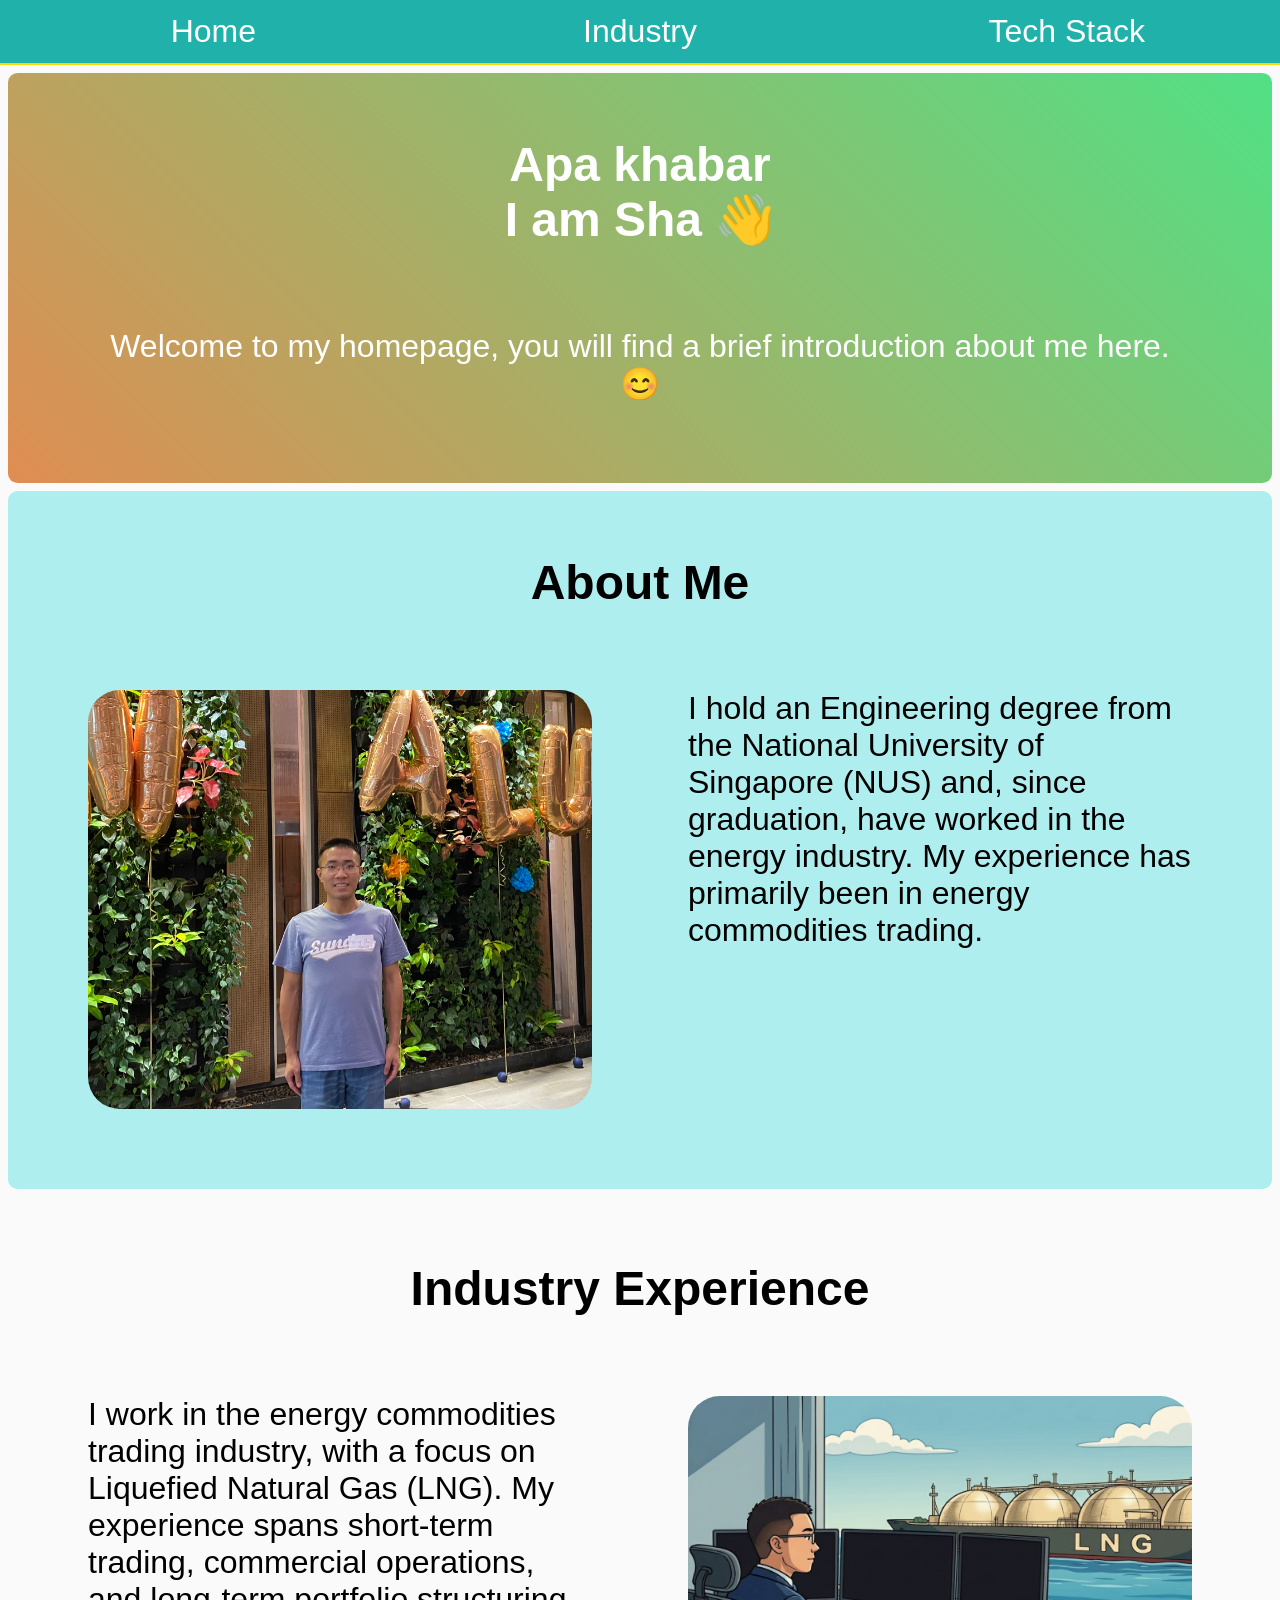
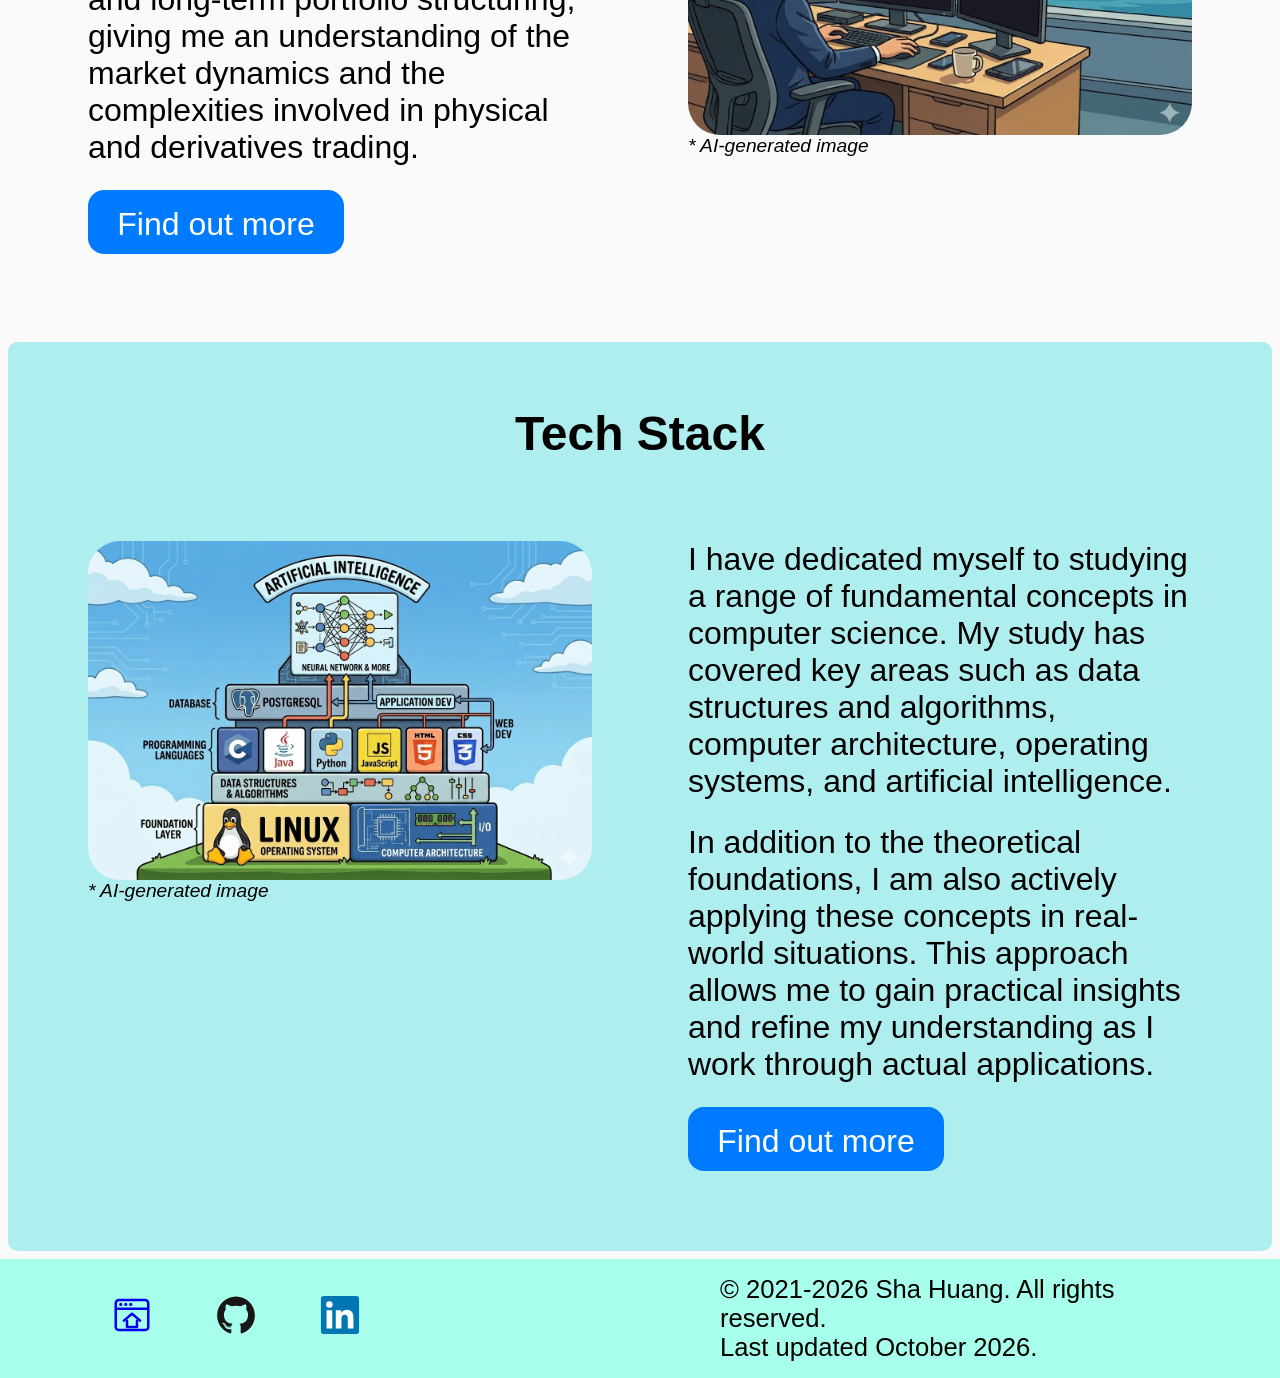
<file: index.html>
<!-- Created by Sha Huang -->

<!DOCTYPE html>
<html lang="en">
    <head>
        <meta charset="UTF-8">
        <meta http-equiv="X-UA-Compatible" content="IE=edge">
        <meta name="viewport" content="width=device-width, initial-scale=1.0">

        <meta property="og:title" content="Sha Huang">
        <meta property="og:description" content="Welcome to Sha Huang's personal website">
        <meta property="og:image" content="https://sha-huang.github.io/asset/img/profile.png">
        <meta property="og:url" content="https://sha-huang.github.io">

        <title>Sha Huang</title>
        <meta name="description" content="Welcome to Sha Huang's personal website">
        <meta name="author" content="Sha Huang">
        <link rel="stylesheet" href="./css/style.css" type="text/css">

        <script src="./js/script.js" defer></script>
    </head>

    <body>
        <header>
            <nav>
                <ul>
                    <li><a href=".">Home</a></li>
                    <li><a href="./pages/industry.html">Industry</a></li>
                    <li><a href="./pages/tech-stack.html">Tech Stack</a></li>
                </ul>
            </nav>
        </header>

        <main>
            <section id="grad-color">
                <h1>
                    <span id="typing"></span>
                    <br>
                    I am Sha &#x1F44B;
                </h1>
                <article>
                    <p style="text-align: center;">Welcome to my homepage, you will find a brief introduction about me here. &#x1F60A;</p>
                </article>
            </section>

            <section>
                <h2>About Me</h2>
                <article>
                    <img alt="Sha Huang photo" width="100%" src="./asset/img/me01.png" />
                </article>
                <article>
                    <p>I hold an Engineering degree from the National University of Singapore (NUS) and, since graduation, have worked in the energy industry. My experience has primarily been in energy commodities trading.</p>
                </article>
            </section>

            <section>
                <h2>Industry Experience</h2>
                <article>
                    <img alt="Experience in the energy commodities trading industry" title="Industry experiences" width="100%" src="./asset/img/in01.png" />
                    <p style="font-size: 0.6em; font-style: italic;">* AI-generated image</p>
                </article>
                <article>
                    <p>I work in the energy commodities trading industry, with a focus on Liquefied Natural Gas (LNG). My experience spans short-term trading, commercial operations, and long-term portfolio structuring, giving me an understanding of the market dynamics and the complexities involved in physical and derivatives trading.</p>
                    <a href="./pages/industry.html" class="button">Find out more</a>
                </article>
            </section>

            <section>
                <h2>Tech Stack</h2>
                <article>
                    <img alt="Tech stack" title="Tech stack" width="100%" src="./asset/img/tech01.png" />
                    <p style="font-size: 0.6em; font-style: italic;">* AI-generated image</p>
                </article>
                <article>
                    <p>I have dedicated myself to studying a range of fundamental concepts in computer science. My study has covered key areas such as data structures and algorithms, computer architecture, operating systems, and artificial intelligence.</p>
                    <p style="margin: 1.5rem 0 0 0">In addition to the theoretical foundations, I am also actively applying these concepts in real-world situations. This approach allows me to gain practical insights and refine my understanding as I work through actual applications.</p>
                    <br>
                    <a href="./pages/tech-stack.html" class="button">Find out more</a>
                </article>
            </section>
        </main>

        <footer>
            <div>
                <a href="." aria-label="homepage">
                    <svg viewBox="0 0 128 128" width="40" height="40" fill="none">
                        <rect x="12" y="16" width="104" height="96" rx="10" stroke="currentColor" stroke-width="8" stroke-linejoin="round"/>
                        <line x1="12" y1="44" x2="116" y2="44" stroke="currentColor" stroke-width="8"/><circle cx="28" cy="30" r="5" fill="currentColor"/>
                        <circle cx="44" cy="30" r="5" fill="currentColor"/><circle cx="60" cy="30" r="5" fill="currentColor"/>
                        <path d="M38 82L64 60L90 82" stroke="currentColor" stroke-width="8" stroke-linecap="round" stroke-linejoin="round"/>
                        <path d="M48 82V102H80V82" stroke="currentColor" stroke-width="8" stroke-linecap="round" stroke-linejoin="round"/>
                    </svg>
                </a>

                <a href="https://github.com/sha-huang" target="_blank" rel="noopener" aria-label="GitHub">
                    <svg viewBox="0 0 128 128" width="40" height="40"><g fill="#181616">
                        <path fill-rule="evenodd" clip-rule="evenodd" d="M64 5.103c-33.347 0-60.388 27.035-60.388 60.388 0 26.682 17.303 49.317 41.297 57.303 3.017.56 4.125-1.31 4.125-2.905 0-1.44-.056-6.197-.082-11.243-16.8 3.653-20.345-7.125-20.345-7.125-2.747-6.98-6.705-8.836-6.705-8.836-5.48-3.748.413-3.67.413-3.67 6.063.425 9.257 6.223 9.257 6.223 5.386 9.23 14.127 6.562 17.573 5.02.542-3.903 2.107-6.568 3.834-8.076-13.413-1.525-27.514-6.704-27.514-29.843 0-6.593 2.36-11.98 6.223-16.21-.628-1.52-2.695-7.662.584-15.98 0 0 5.07-1.623 16.61 6.19C53.7 35 58.867 34.327 64 34.304c5.13.023 10.3.694 15.127 2.033 11.526-7.813 16.59-6.19 16.59-6.19 3.287 8.317 1.22 14.46.593 15.98 3.872 4.23 6.215 9.617 6.215 16.21 0 23.194-14.127 28.3-27.574 29.796 2.167 1.874 4.097 5.55 4.097 11.183 0 8.08-.07 14.583-.07 16.572 0 1.607 1.088 3.49 4.148 2.897 23.98-7.994 41.263-30.622 41.263-57.294C124.388 32.14 97.35 5.104 64 5.104z"/><path d="M26.484 91.806c-.133.3-.605.39-1.035.185-.44-.196-.685-.605-.543-.906.13-.31.603-.395 1.04-.188.44.197.69.61.537.91zm2.446 2.729c-.287.267-.85.143-1.232-.28-.396-.42-.47-.983-.177-1.254.298-.266.844-.14 1.24.28.394.426.472.984.17 1.255zM31.312 98.012c-.37.258-.976.017-1.35-.52-.37-.538-.37-1.183.01-1.44.373-.258.97-.025 1.35.507.368.545.368 1.19-.01 1.452zm3.261 3.361c-.33.365-1.036.267-1.552-.23-.527-.487-.674-1.18-.343-1.544.336-.366 1.045-.264 1.564.23.527.486.686 1.18.333 1.543zm4.5 1.951c-.147.473-.825.688-1.51.486-.683-.207-1.13-.76-.99-1.238.14-.477.823-.7 1.512-.485.683.206 1.13.756.988 1.237zm4.943.361c.017.498-.563.91-1.28.92-.723.017-1.308-.387-1.315-.877 0-.503.568-.91 1.29-.924.717-.013 1.306.387 1.306.88zm4.598-.782c.086.485-.413.984-1.126 1.117-.7.13-1.35-.172-1.44-.653-.086-.498.422-.997 1.122-1.126.714-.123 1.354.17 1.444.663zm0 0"/>
                    </g></svg>
                </a>

                <a href="https://www.linkedin.com/in/huang-sha" target="_blank" rel="noopener" aria-label="LinkedIn">
                    <svg viewBox="0 0 128 128" width="40" height="40"><path fill="#0076b2" d="M116 3H12a8.91 8.91 0 00-9 8.8v104.42a8.91 8.91 0 009 8.78h104a8.93 8.93 0 009-8.81V11.77A8.93 8.93 0 00116 3z"/><path fill="#fff" d="M21.06 48.73h18.11V107H21.06zm9.06-29a10.5 10.5 0 11-10.5 10.49 10.5 10.5 0 0110.5-10.49M50.53 48.73h17.36v8h.24c2.42-4.58 8.32-9.41 17.13-9.41C103.6 47.28 107 59.35 107 75v32H88.89V78.65c0-6.75-.12-15.44-9.41-15.44s-10.87 7.36-10.87 15V107H50.53z"/></svg>
                </a>

                <!-- <a href="https://x.com/yourhandle" target="_blank" rel="noopener" aria-label="X.com">
                    <svg viewBox="0 0 128 128" width="40" height="40" fill="none"><path d="M75.916 54.2 122.542 0h-11.05L71.008 47.06 38.672 0H1.376l48.898 71.164L1.376 128h11.05L55.18 78.303 89.328 128h37.296L75.913 54.2ZM60.782 71.79l-4.955-7.086-39.42-56.386h16.972L65.19 53.824l4.954 7.086 41.353 59.15h-16.97L60.782 71.793Z" fill="#000" style="stroke-width:.104373"/></svg>
                </a> -->
            </div>

            <div>
                <p style="font-size: 0.8em;">&copy; 2021-2026 Sha Huang. All rights reserved.<br>Last updated <time datetime="2026-10">October 2026</time>.</p>
            </div>
        </footer>
    </body>
</html>
</file>
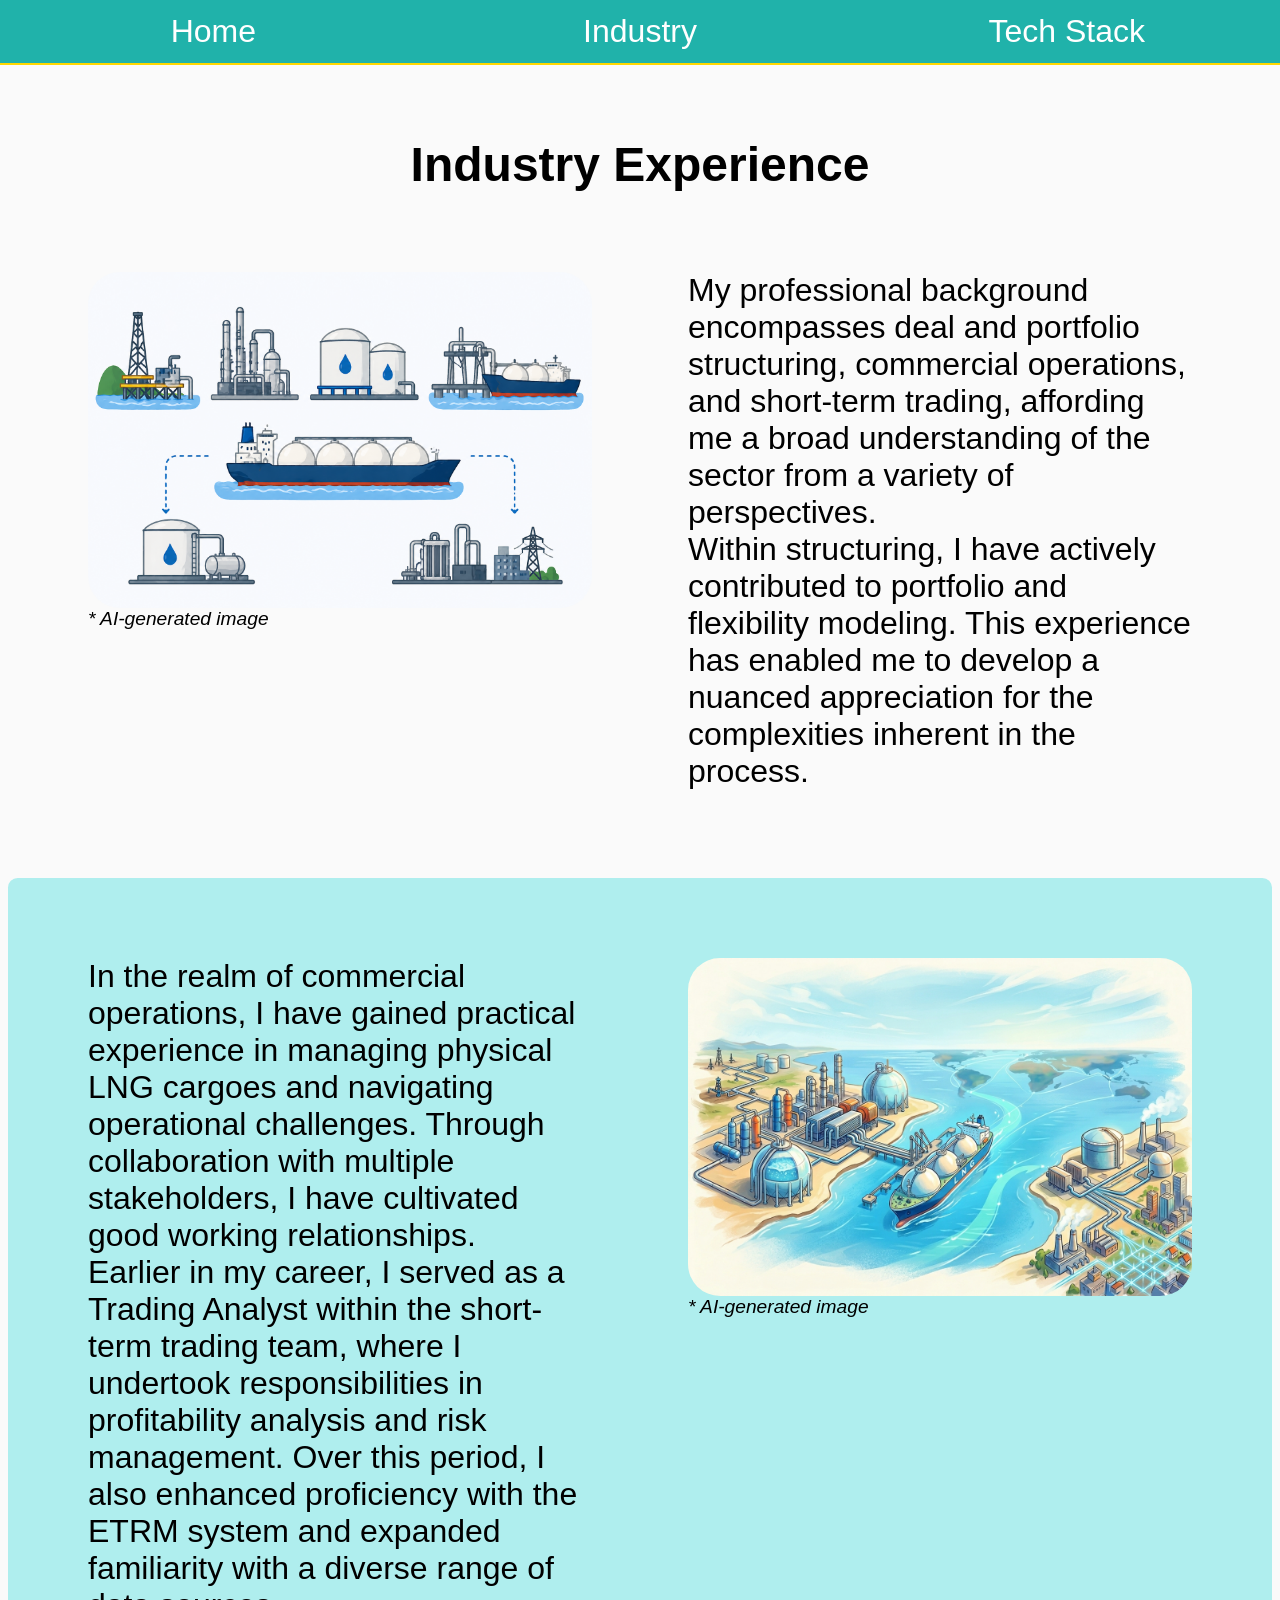
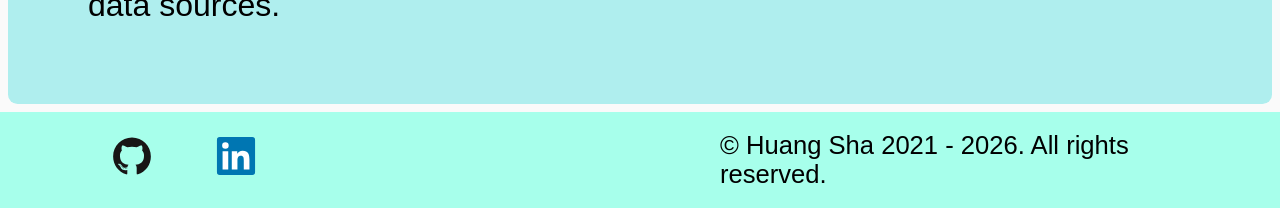
<file: html/industry.html>
<!-- Created by Sha Huang -->

<!DOCTYPE html>
<html lang="en">
    <head>
        <meta charset="UTF-8">
        <meta http-equiv="X-UA-Compatible" content="IE=edge">
        <meta name="viewport" content="width=device-width, initial-scale=1.0">

        <meta property="og:title" content="Sha Huang">
        <meta property="og:description" content="Welcome to Sha Huang's personal website">
        <meta property="og:image" content="https://sha-huang.github.io/asset/img/profile.png">
        <meta property="og:url" content="https://sha-huang.github.io/">

        <title>Sha Huang</title>
        <meta name="description" content="Welcome to Sha Huang's personal website">
        <meta name="author" content="Sha Huang">
        <link rel="stylesheet" href="../css/style.css" type="text/css">
    </head>

    <body>
        <header>
            <nav>
                <ul>
                    <li><a href="../index.html">Home</a></li>
                    <li><a href="../html/industry.html">Industry</a></li>
                    <li><a href="../html/tech-stack.html">Tech Stack</a></li>
                </ul>
            </nav>
        </header>

        <main>
            <section>
                <h1>Industry Experience</h1>
                <article>
                    <img alt="Experience in the energy commodities trading industry" title="Industry experiences" width="100%" src="../asset/img/in02.png" />
                    <p style="font-size: 0.6em; font-style: italic;">* AI-generated image</p>
                </article>
                <article>
                    <p>My professional background encompasses deal and portfolio structuring, commercial operations, and short-term trading, affording me a broad understanding of the sector from a variety of perspectives.</p>
                    <br>
                    <p>Within structuring, I have actively contributed to portfolio and flexibility modeling. This experience has enabled me to develop a nuanced appreciation for the complexities inherent in the process.</p>
                </article>
            </section>

            <section>
                <article>
                    <p>In the realm of commercial operations, I have gained practical experience in managing physical LNG cargoes and navigating operational challenges. Through collaboration with multiple stakeholders, I have cultivated good working relationships.</p>
                    <br>
                    <p>Earlier in my career, I served as a Trading Analyst within the short-term trading team, where I undertook responsibilities in profitability analysis and risk management. Over this period, I also enhanced proficiency with the ETRM system and expanded familiarity with a diverse range of data sources.</p>
                </article>
                <article>
                    <img alt="Experience in the energy commodities trading industry" title="Industry experiences" width="100%" src="../asset/img/in03.png" />
                    <p style="font-size: 0.6em; font-style: italic;">* AI-generated image</p>
                </article>
            </section>
        </main>

        <footer>
            <div>
                <a href="https://github.com/sha-huang" target="_blank" rel="noopener" aria-label="GitHub">
                    <svg viewBox="0 0 128 128" width="40px" height="40px"><g fill="#181616">
                        <path fill-rule="evenodd" clip-rule="evenodd" d="M64 5.103c-33.347 0-60.388 27.035-60.388 60.388 0 26.682 17.303 49.317 41.297 57.303 3.017.56 4.125-1.31 4.125-2.905 0-1.44-.056-6.197-.082-11.243-16.8 3.653-20.345-7.125-20.345-7.125-2.747-6.98-6.705-8.836-6.705-8.836-5.48-3.748.413-3.67.413-3.67 6.063.425 9.257 6.223 9.257 6.223 5.386 9.23 14.127 6.562 17.573 5.02.542-3.903 2.107-6.568 3.834-8.076-13.413-1.525-27.514-6.704-27.514-29.843 0-6.593 2.36-11.98 6.223-16.21-.628-1.52-2.695-7.662.584-15.98 0 0 5.07-1.623 16.61 6.19C53.7 35 58.867 34.327 64 34.304c5.13.023 10.3.694 15.127 2.033 11.526-7.813 16.59-6.19 16.59-6.19 3.287 8.317 1.22 14.46.593 15.98 3.872 4.23 6.215 9.617 6.215 16.21 0 23.194-14.127 28.3-27.574 29.796 2.167 1.874 4.097 5.55 4.097 11.183 0 8.08-.07 14.583-.07 16.572 0 1.607 1.088 3.49 4.148 2.897 23.98-7.994 41.263-30.622 41.263-57.294C124.388 32.14 97.35 5.104 64 5.104z"/><path d="M26.484 91.806c-.133.3-.605.39-1.035.185-.44-.196-.685-.605-.543-.906.13-.31.603-.395 1.04-.188.44.197.69.61.537.91zm2.446 2.729c-.287.267-.85.143-1.232-.28-.396-.42-.47-.983-.177-1.254.298-.266.844-.14 1.24.28.394.426.472.984.17 1.255zM31.312 98.012c-.37.258-.976.017-1.35-.52-.37-.538-.37-1.183.01-1.44.373-.258.97-.025 1.35.507.368.545.368 1.19-.01 1.452zm3.261 3.361c-.33.365-1.036.267-1.552-.23-.527-.487-.674-1.18-.343-1.544.336-.366 1.045-.264 1.564.23.527.486.686 1.18.333 1.543zm4.5 1.951c-.147.473-.825.688-1.51.486-.683-.207-1.13-.76-.99-1.238.14-.477.823-.7 1.512-.485.683.206 1.13.756.988 1.237zm4.943.361c.017.498-.563.91-1.28.92-.723.017-1.308-.387-1.315-.877 0-.503.568-.91 1.29-.924.717-.013 1.306.387 1.306.88zm4.598-.782c.086.485-.413.984-1.126 1.117-.7.13-1.35-.172-1.44-.653-.086-.498.422-.997 1.122-1.126.714-.123 1.354.17 1.444.663zm0 0"/>
                    </g></svg>
                </a>

                <a href="https://www.linkedin.com/in/huang-sha" target="_blank" rel="noopener" aria-label="LinkedIn">
                    <svg viewBox="0 0 128 128" width="40px" height="40px"><path fill="#0076b2" d="M116 3H12a8.91 8.91 0 00-9 8.8v104.42a8.91 8.91 0 009 8.78h104a8.93 8.93 0 009-8.81V11.77A8.93 8.93 0 00116 3z"/><path fill="#fff" d="M21.06 48.73h18.11V107H21.06zm9.06-29a10.5 10.5 0 11-10.5 10.49 10.5 10.5 0 0110.5-10.49M50.53 48.73h17.36v8h.24c2.42-4.58 8.32-9.41 17.13-9.41C103.6 47.28 107 59.35 107 75v32H88.89V78.65c0-6.75-.12-15.44-9.41-15.44s-10.87 7.36-10.87 15V107H50.53z"/></svg>
                </a>

                <!-- <a href="https://x.com/yourhandle" target="_blank" rel="noopener" aria-label="X.com">
                    <svg viewBox="0 0 128 128" width="40" height="40" fill="none"><path d="M75.916 54.2 122.542 0h-11.05L71.008 47.06 38.672 0H1.376l48.898 71.164L1.376 128h11.05L55.18 78.303 89.328 128h37.296L75.913 54.2ZM60.782 71.79l-4.955-7.086-39.42-56.386h16.972L65.19 53.824l4.954 7.086 41.353 59.15h-16.97L60.782 71.793Z" fill="#000" style="stroke-width:.104373"/></svg>
                </a> -->
            </div>

            <div>
                <p style="font-size: 0.8em;">&copy Huang Sha 2021 - 2026. All rights reserved.</p>
            </div>
        </footer>
    </body>
</html>
</file>
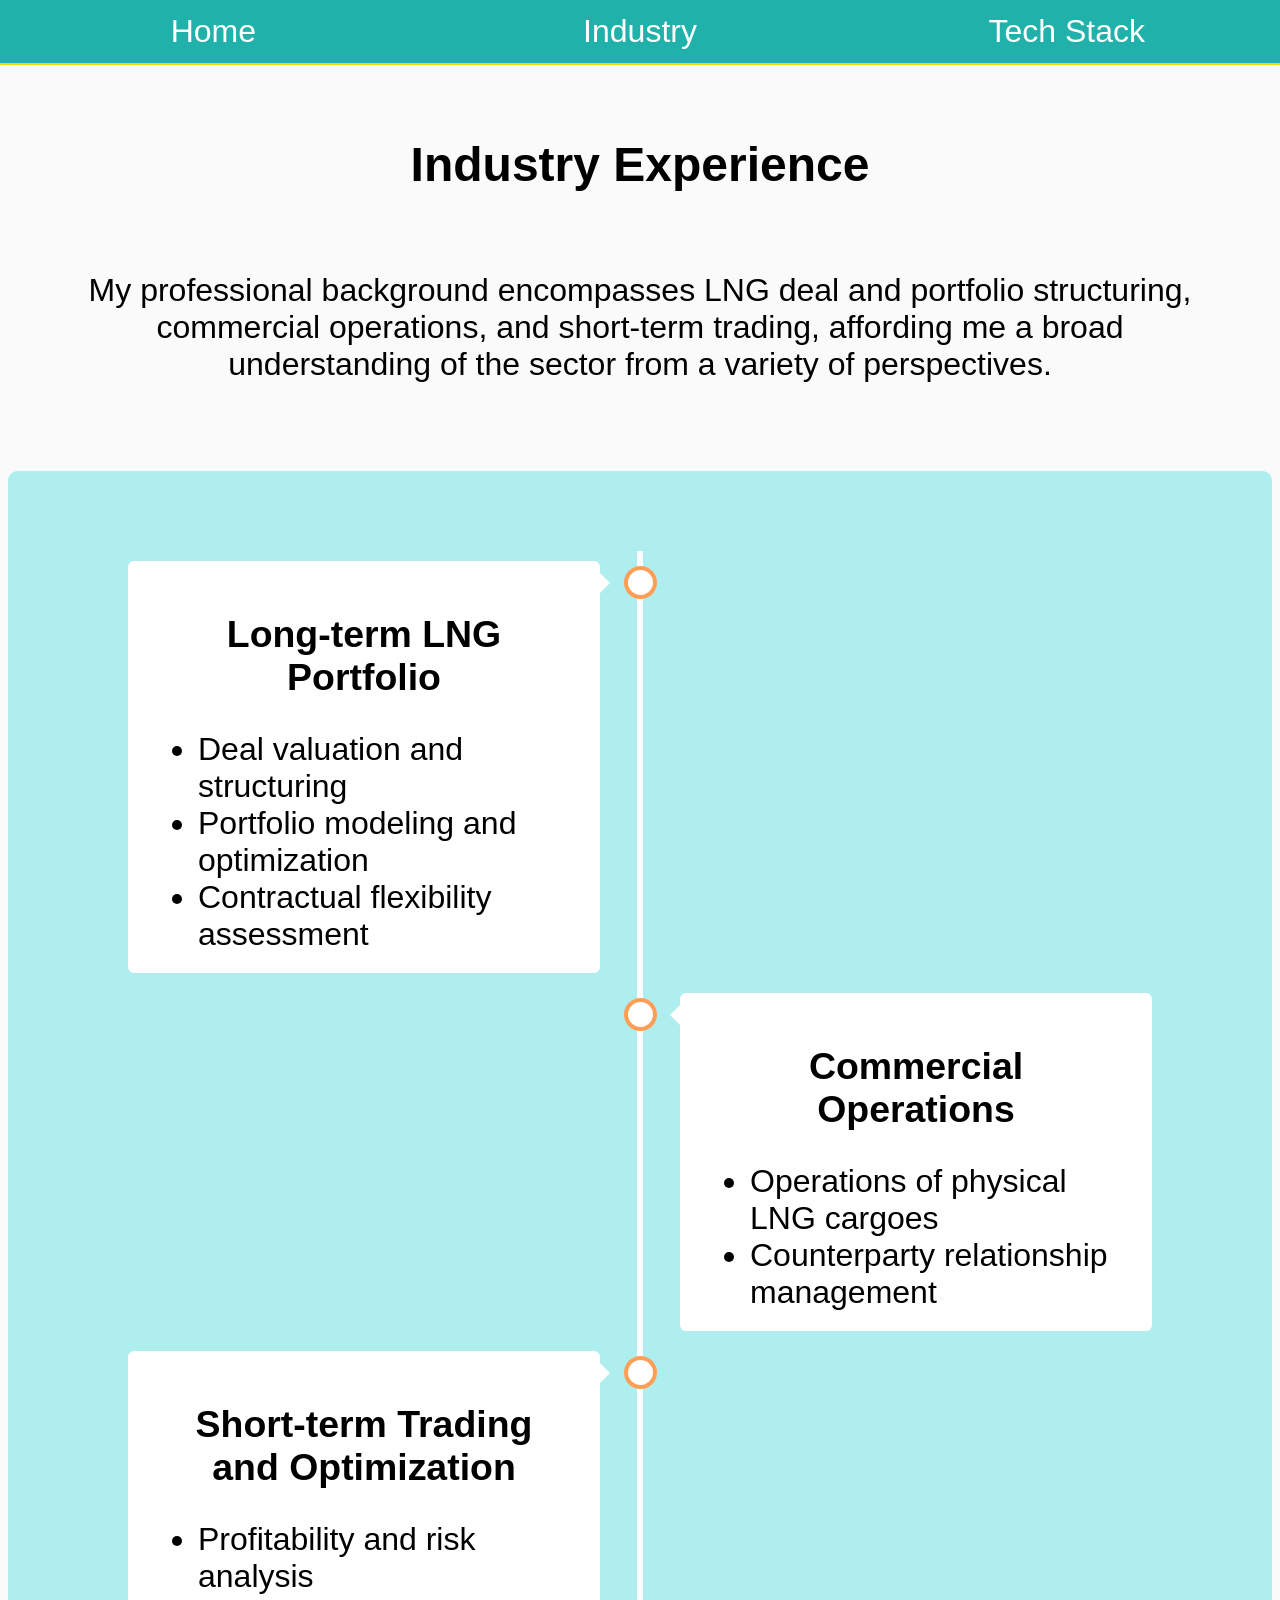
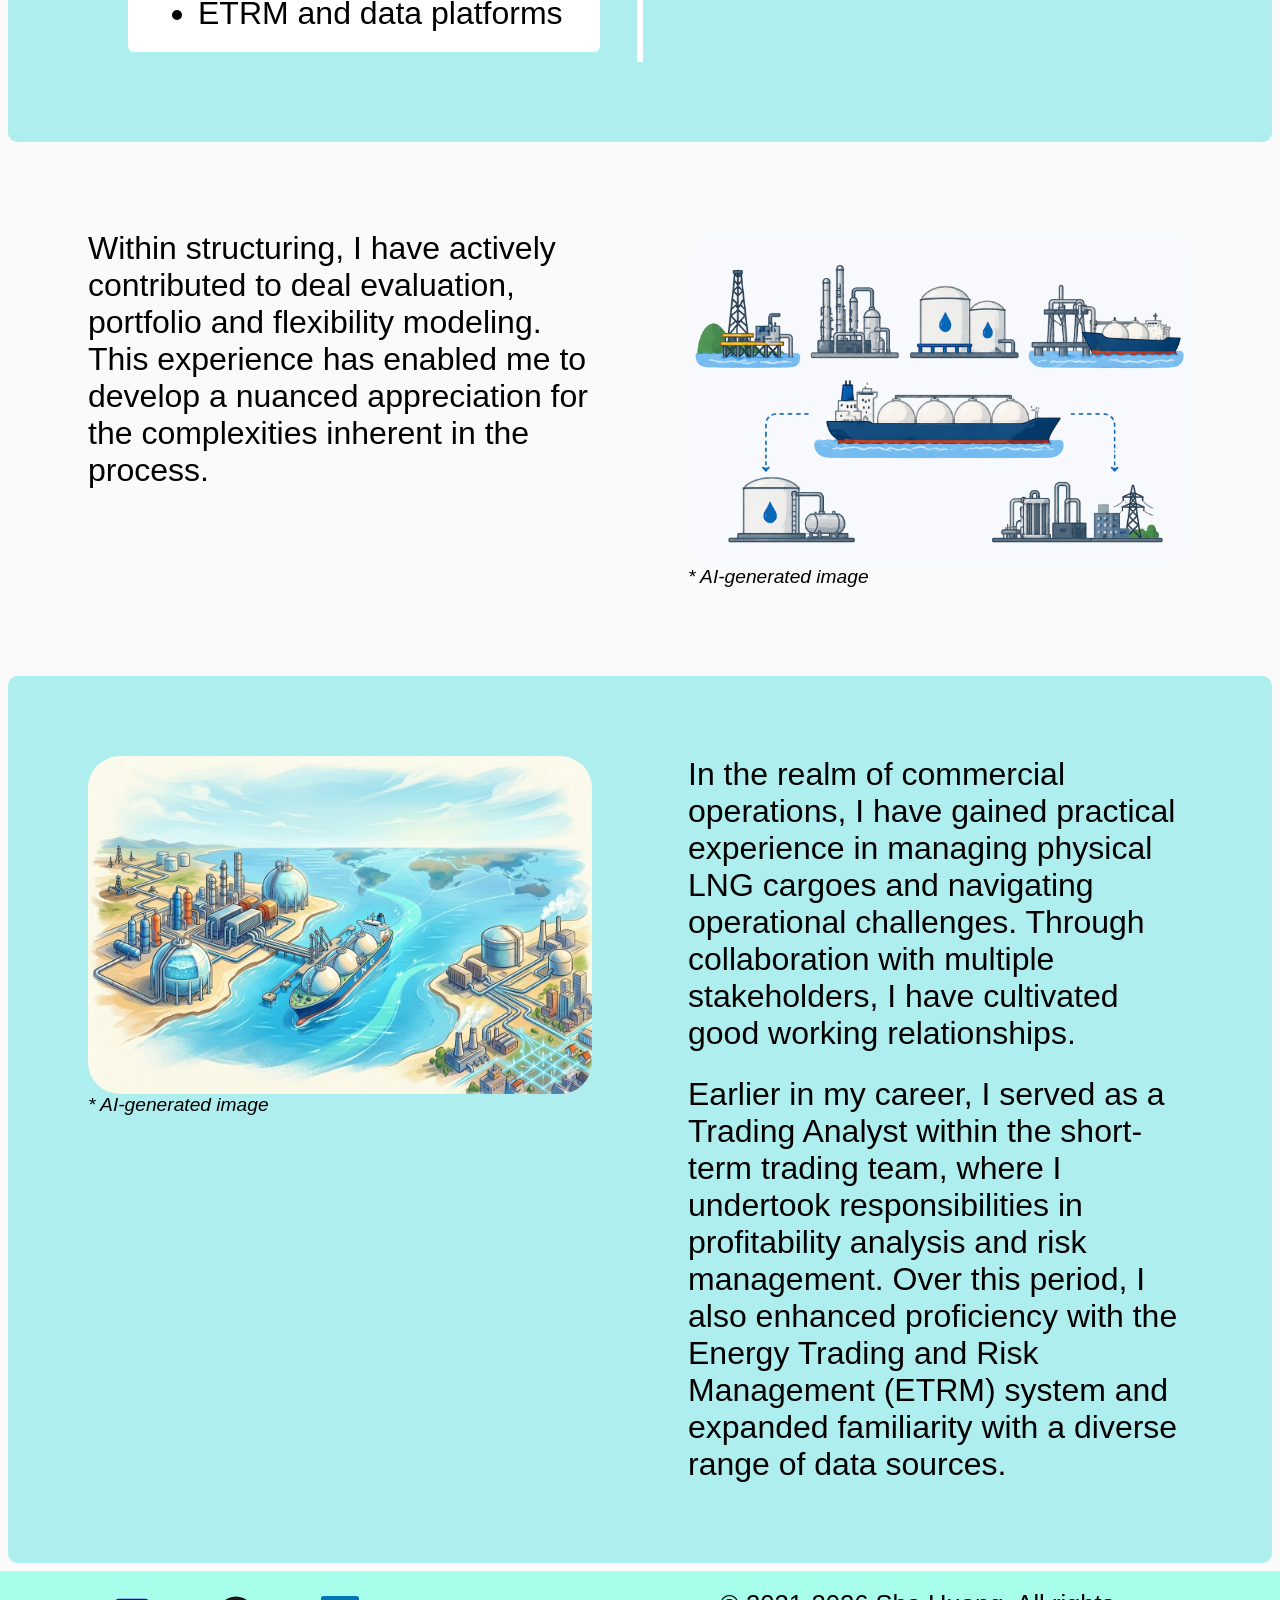
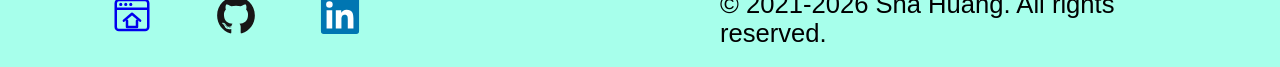
<file: pages/industry.html>
<!-- Created by Sha Huang -->

<!DOCTYPE html>
<html lang="en">
    <head>
        <meta charset="UTF-8">
        <meta http-equiv="X-UA-Compatible" content="IE=edge">
        <meta name="viewport" content="width=device-width, initial-scale=1.0">

        <meta property="og:title" content="Sha Huang">
        <meta property="og:description" content="Welcome to Sha Huang's personal website">
        <meta property="og:image" content="https://sha-huang.github.io/asset/img/profile.png">
        <meta property="og:url" content="https://sha-huang.github.io">

        <title>Sha Huang</title>
        <meta name="description" content="Welcome to Sha Huang's personal website">
        <meta name="author" content="Sha Huang">
        <link rel="stylesheet" href="../css/style.css" type="text/css">

        <script src="../js/script.js" defer></script>
    </head>

    <body>
        <header>
            <nav>
                <ul>
                    <li><a href="..">Home</a></li>
                    <li><a href="../pages/industry.html">Industry</a></li>
                    <li><a href="../pages/tech-stack.html">Tech Stack</a></li>
                </ul>
            </nav>
        </header>

        <main>
            <section>
                <h1>Industry Experience</h1>
                <article>
                    <p style="text-align: center;">My professional background encompasses LNG deal and portfolio structuring, commercial operations, and short-term trading, affording me a broad understanding of the sector from a variety of perspectives.</p>
                </article>
            </section>

            <section>
                <article>
                    <div class="timeline">
                        <div class="container left">
                            <div class="content">
                                <h3>Long-term LNG Portfolio</h3>
                                <ul>
                                    <li>Deal valuation and structuring</li>
                                    <li>Portfolio modeling and optimization</li>
                                    <li>Contractual flexibility assessment</li>
                                </ul>   
                            </div>
                        </div>
                        <div class="container right">
                            <div class="content">
                                <h3>Commercial Operations</h3>
                                <ul>
                                    <li>Operations of physical LNG cargoes</li>
                                    <li>Counterparty relationship management</li>
                                </ul> 
                            </div>
                        </div>
                        <div class="container left">
                            <div class="content">
                                <h3>Short-term Trading and Optimization</h3>
                                <ul>
                                    <li>Profitability and risk analysis</li>
                                    <li>ETRM and data platforms</li>
                                </ul> 
                            </div>
                        </div>
                    </div>
                </article>
            </section>

            <section>
                <article>
                    <img alt="Experience in the energy commodities trading industry" title="Industry experiences" width="100%" src="../asset/img/in02.png" />
                    <p style="font-size: 0.6em; font-style: italic;">* AI-generated image</p>
                </article>
                <article>
                    <p>Within structuring, I have actively contributed to deal evaluation, portfolio and flexibility modeling. This experience has enabled me to develop a nuanced appreciation for the complexities inherent in the process.</p>
                </article>
            </section>

            <section>
                <article>
                    <img alt="Experience in the energy commodities trading industry" title="Industry experiences" width="100%" src="../asset/img/in03.png" />
                    <p style="font-size: 0.6em; font-style: italic;">* AI-generated image</p>
                </article>
                <article>
                    <p>In the realm of commercial operations, I have gained practical experience in managing physical LNG cargoes and navigating operational challenges. Through collaboration with multiple stakeholders, I have cultivated good working relationships.</p>
                    <p style="margin: 1.5rem 0 0 0">Earlier in my career, I served as a Trading Analyst within the short-term trading team, where I undertook responsibilities in profitability analysis and risk management. Over this period, I also enhanced proficiency with the Energy Trading and Risk Management (ETRM) system and expanded familiarity with a diverse range of data sources.</p>
                </article>
            </section>
        </main>

        <footer>
            <div>
                <a href=".." aria-label="homepage">
                    <svg viewBox="0 0 128 128" width="40" height="40" fill="none">
                        <rect x="12" y="16" width="104" height="96" rx="10" stroke="currentColor" stroke-width="8" stroke-linejoin="round"/>
                        <line x1="12" y1="44" x2="116" y2="44" stroke="currentColor" stroke-width="8"/><circle cx="28" cy="30" r="5" fill="currentColor"/>
                        <circle cx="44" cy="30" r="5" fill="currentColor"/><circle cx="60" cy="30" r="5" fill="currentColor"/>
                        <path d="M38 82L64 60L90 82" stroke="currentColor" stroke-width="8" stroke-linecap="round" stroke-linejoin="round"/>
                        <path d="M48 82V102H80V82" stroke="currentColor" stroke-width="8" stroke-linecap="round" stroke-linejoin="round"/>
                    </svg>
                </a>

                <a href="https://github.com/sha-huang" target="_blank" rel="noopener" aria-label="GitHub">
                    <svg viewBox="0 0 128 128" width="40px" height="40px"><g fill="#181616">
                        <path fill-rule="evenodd" clip-rule="evenodd" d="M64 5.103c-33.347 0-60.388 27.035-60.388 60.388 0 26.682 17.303 49.317 41.297 57.303 3.017.56 4.125-1.31 4.125-2.905 0-1.44-.056-6.197-.082-11.243-16.8 3.653-20.345-7.125-20.345-7.125-2.747-6.98-6.705-8.836-6.705-8.836-5.48-3.748.413-3.67.413-3.67 6.063.425 9.257 6.223 9.257 6.223 5.386 9.23 14.127 6.562 17.573 5.02.542-3.903 2.107-6.568 3.834-8.076-13.413-1.525-27.514-6.704-27.514-29.843 0-6.593 2.36-11.98 6.223-16.21-.628-1.52-2.695-7.662.584-15.98 0 0 5.07-1.623 16.61 6.19C53.7 35 58.867 34.327 64 34.304c5.13.023 10.3.694 15.127 2.033 11.526-7.813 16.59-6.19 16.59-6.19 3.287 8.317 1.22 14.46.593 15.98 3.872 4.23 6.215 9.617 6.215 16.21 0 23.194-14.127 28.3-27.574 29.796 2.167 1.874 4.097 5.55 4.097 11.183 0 8.08-.07 14.583-.07 16.572 0 1.607 1.088 3.49 4.148 2.897 23.98-7.994 41.263-30.622 41.263-57.294C124.388 32.14 97.35 5.104 64 5.104z"/><path d="M26.484 91.806c-.133.3-.605.39-1.035.185-.44-.196-.685-.605-.543-.906.13-.31.603-.395 1.04-.188.44.197.69.61.537.91zm2.446 2.729c-.287.267-.85.143-1.232-.28-.396-.42-.47-.983-.177-1.254.298-.266.844-.14 1.24.28.394.426.472.984.17 1.255zM31.312 98.012c-.37.258-.976.017-1.35-.52-.37-.538-.37-1.183.01-1.44.373-.258.97-.025 1.35.507.368.545.368 1.19-.01 1.452zm3.261 3.361c-.33.365-1.036.267-1.552-.23-.527-.487-.674-1.18-.343-1.544.336-.366 1.045-.264 1.564.23.527.486.686 1.18.333 1.543zm4.5 1.951c-.147.473-.825.688-1.51.486-.683-.207-1.13-.76-.99-1.238.14-.477.823-.7 1.512-.485.683.206 1.13.756.988 1.237zm4.943.361c.017.498-.563.91-1.28.92-.723.017-1.308-.387-1.315-.877 0-.503.568-.91 1.29-.924.717-.013 1.306.387 1.306.88zm4.598-.782c.086.485-.413.984-1.126 1.117-.7.13-1.35-.172-1.44-.653-.086-.498.422-.997 1.122-1.126.714-.123 1.354.17 1.444.663zm0 0"/>
                    </g></svg>
                </a>

                <a href="https://www.linkedin.com/in/huang-sha" target="_blank" rel="noopener" aria-label="LinkedIn">
                    <svg viewBox="0 0 128 128" width="40px" height="40px"><path fill="#0076b2" d="M116 3H12a8.91 8.91 0 00-9 8.8v104.42a8.91 8.91 0 009 8.78h104a8.93 8.93 0 009-8.81V11.77A8.93 8.93 0 00116 3z"/><path fill="#fff" d="M21.06 48.73h18.11V107H21.06zm9.06-29a10.5 10.5 0 11-10.5 10.49 10.5 10.5 0 0110.5-10.49M50.53 48.73h17.36v8h.24c2.42-4.58 8.32-9.41 17.13-9.41C103.6 47.28 107 59.35 107 75v32H88.89V78.65c0-6.75-.12-15.44-9.41-15.44s-10.87 7.36-10.87 15V107H50.53z"/></svg>
                </a>

                <!-- <a href="https://x.com/yourhandle" target="_blank" rel="noopener" aria-label="X.com">
                    <svg viewBox="0 0 128 128" width="40" height="40" fill="none"><path d="M75.916 54.2 122.542 0h-11.05L71.008 47.06 38.672 0H1.376l48.898 71.164L1.376 128h11.05L55.18 78.303 89.328 128h37.296L75.913 54.2ZM60.782 71.79l-4.955-7.086-39.42-56.386h16.972L65.19 53.824l4.954 7.086 41.353 59.15h-16.97L60.782 71.793Z" fill="#000" style="stroke-width:.104373"/></svg>
                </a> -->
            </div>

            <div>
                <p style="font-size: 0.8em;">&copy; 2021-2026 Sha Huang. All rights reserved.</p>
            </div>
        </footer>
    </body>
</html>
</file>
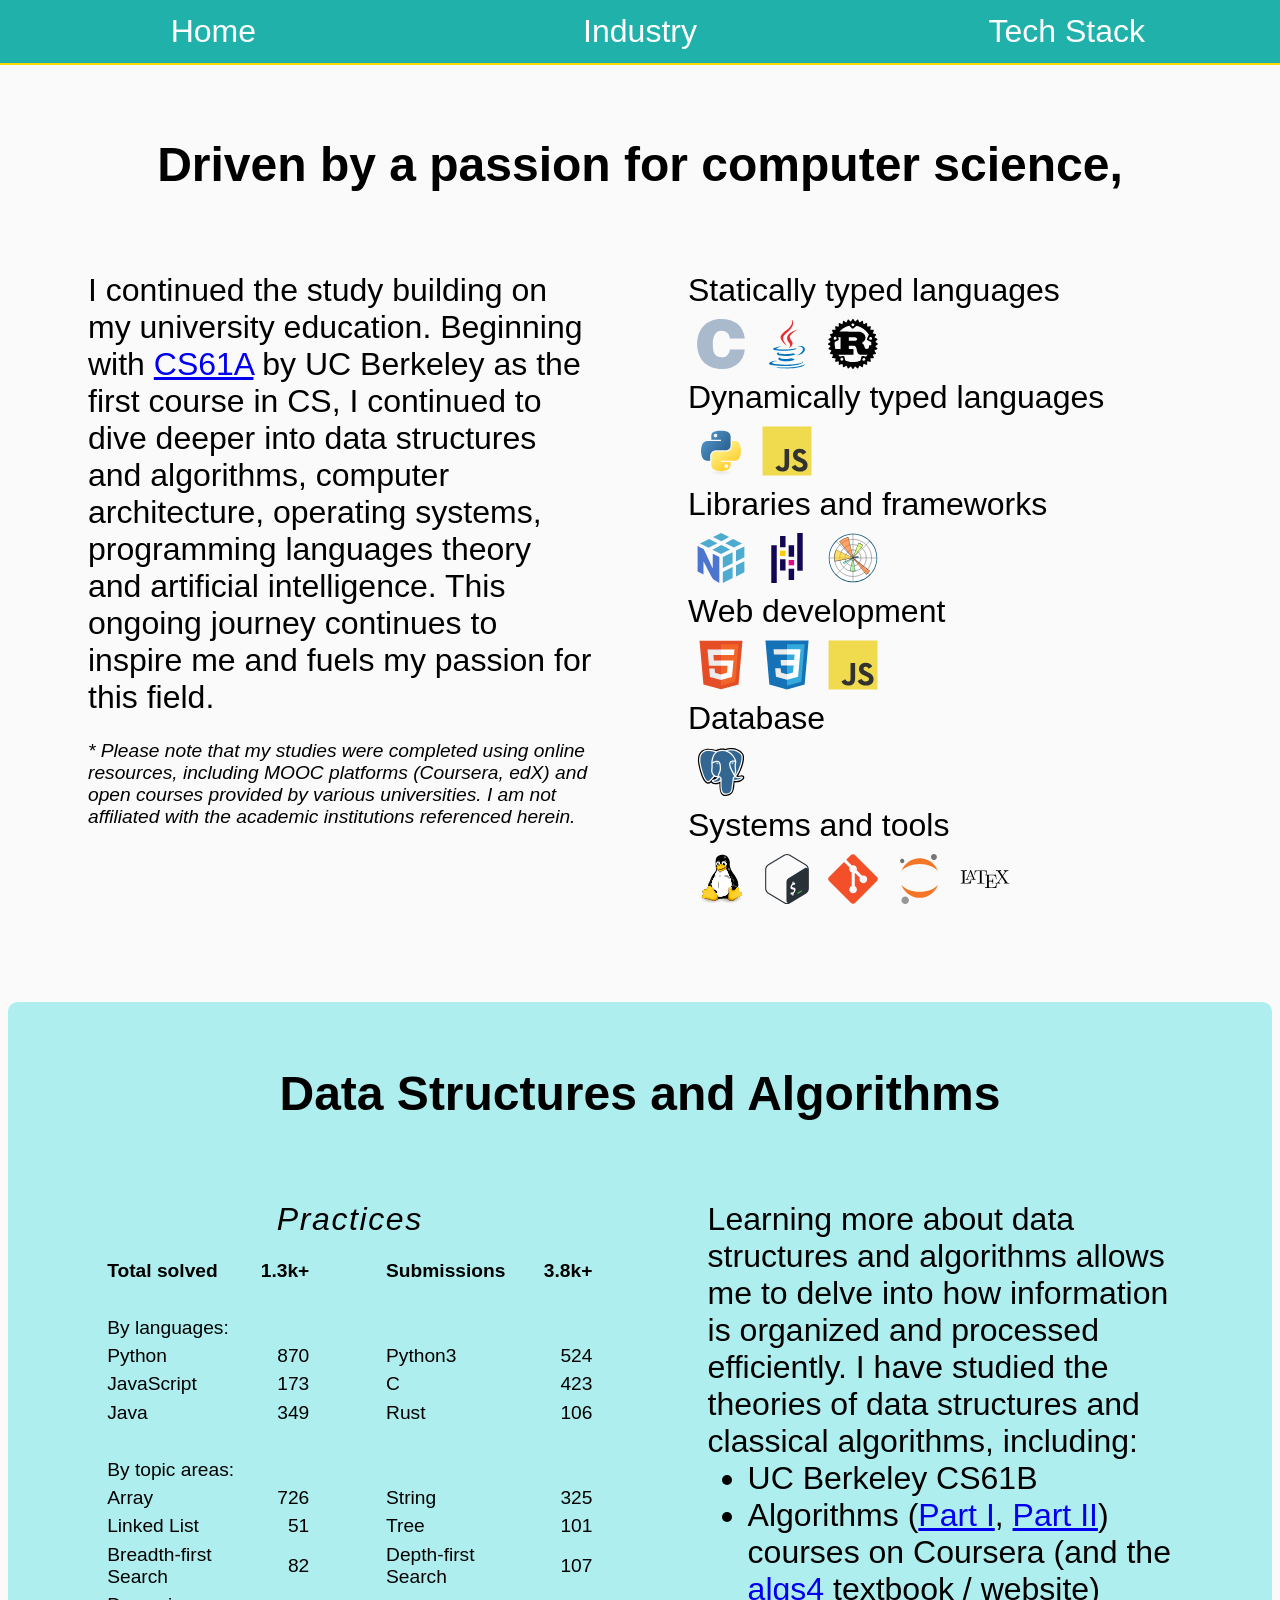
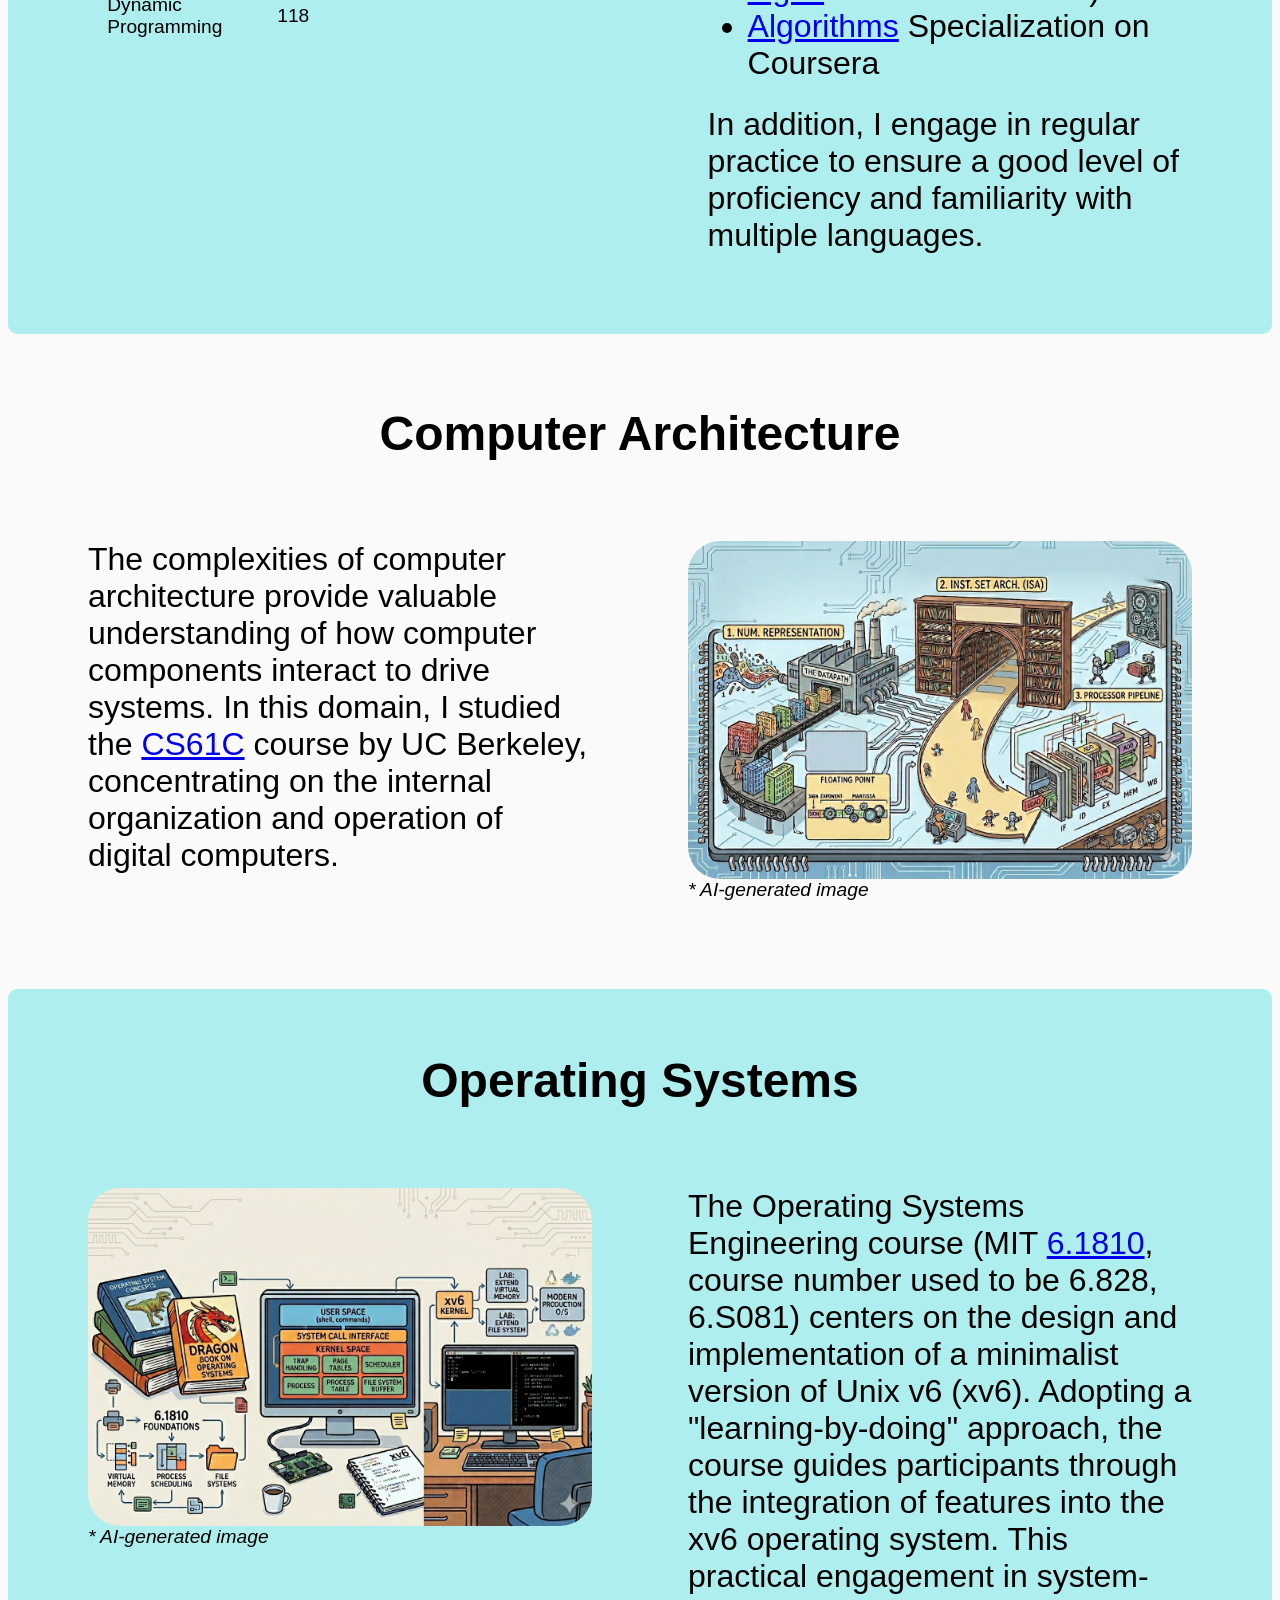
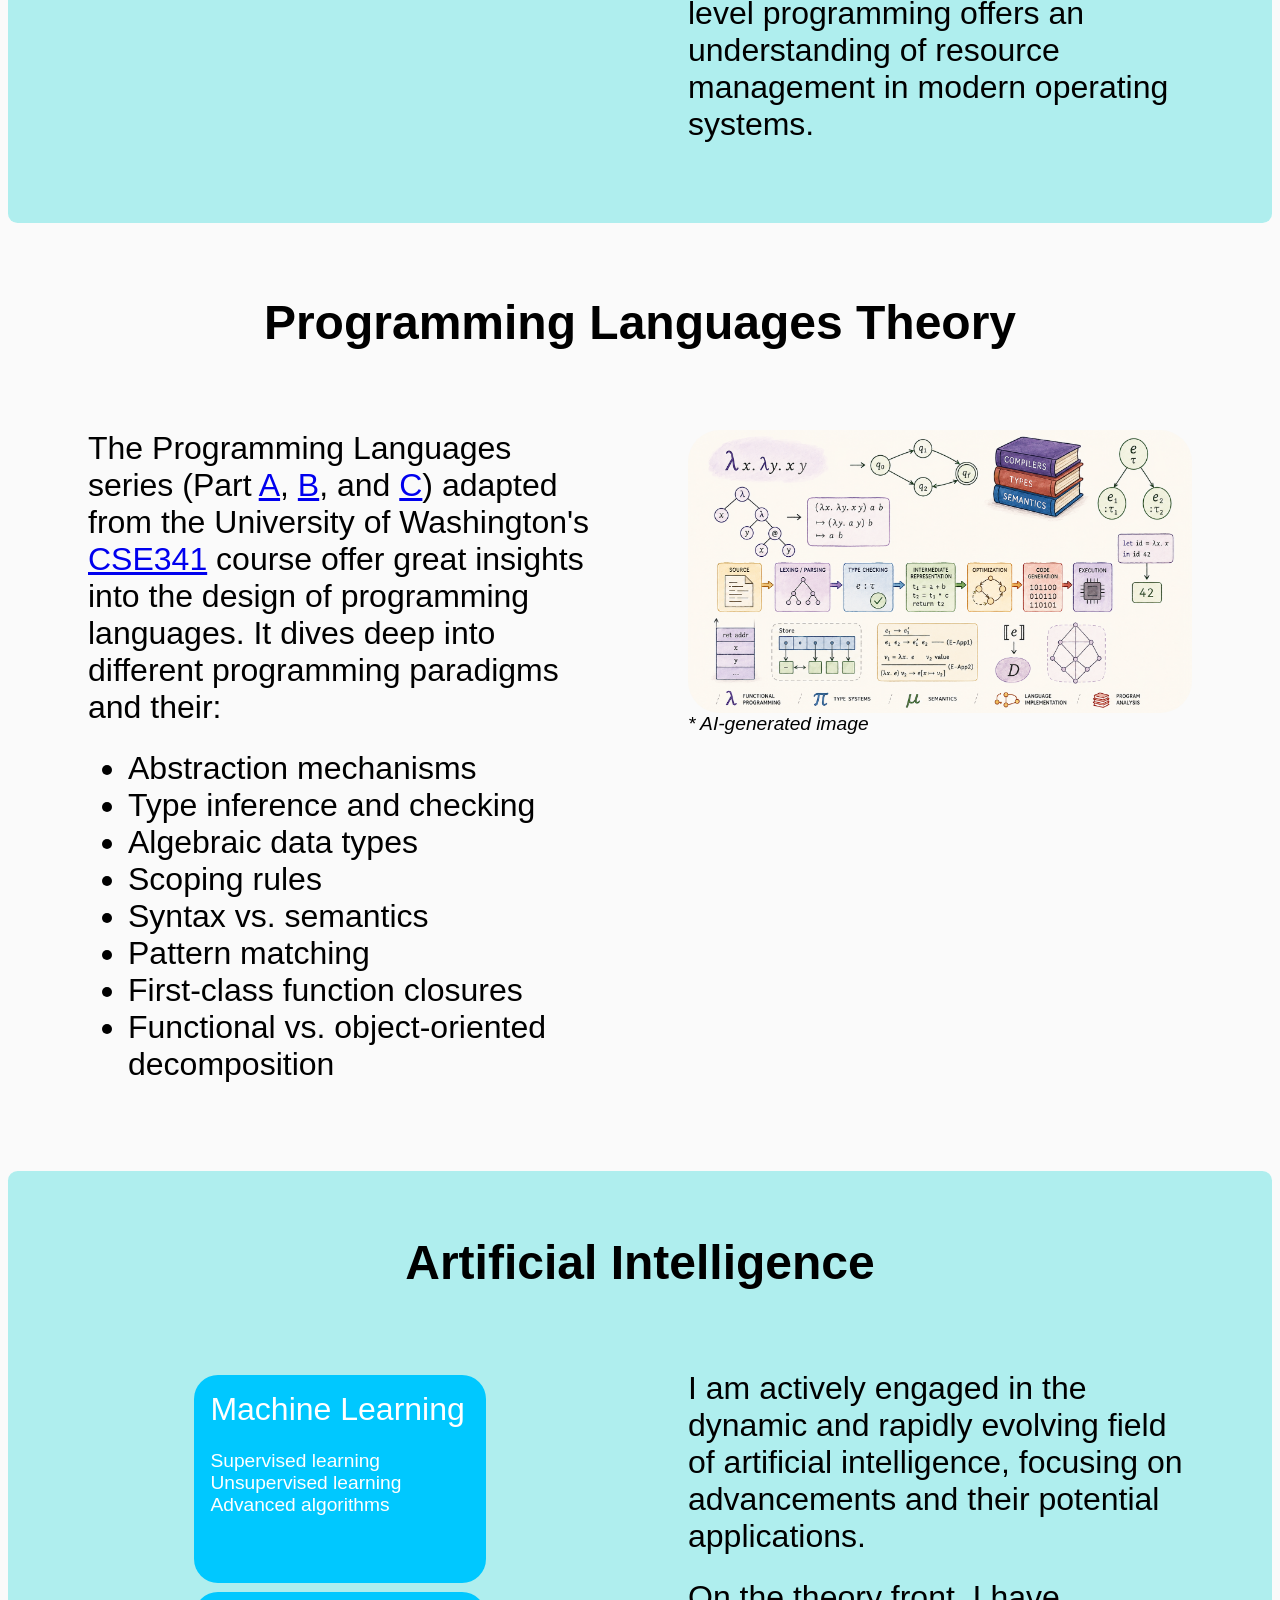
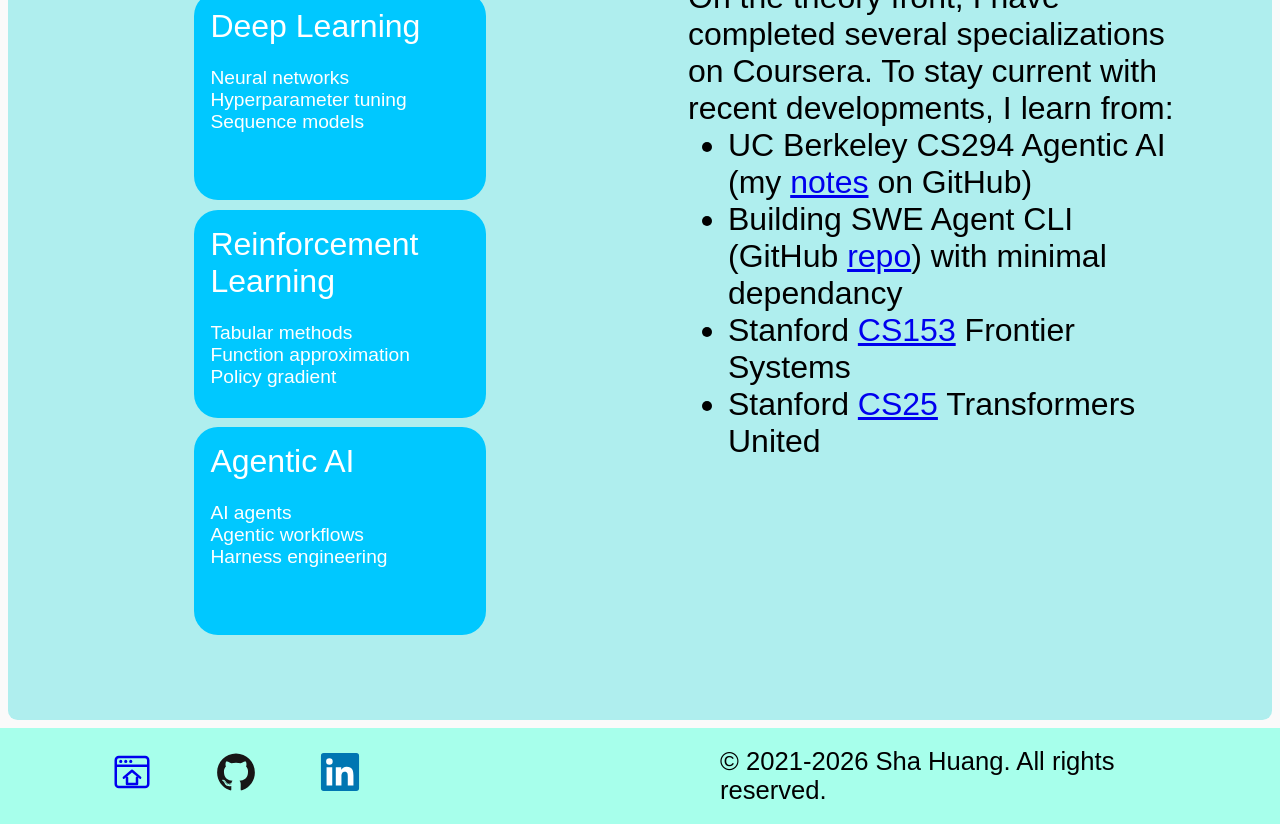
<file: pages/tech-stack.html>
<!-- Created by Sha Huang -->

<!DOCTYPE html>
<html lang="en">
    <head>
        <meta charset="UTF-8">
        <meta http-equiv="X-UA-Compatible" content="IE=edge">
        <meta name="viewport" content="width=device-width, initial-scale=1.0">

        <meta property="og:title" content="Sha Huang">
        <meta property="og:description" content="Welcome to Sha Huang's personal website">
        <meta property="og:image" content="https://sha-huang.github.io/asset/img/profile.png">
        <meta property="og:url" content="https://sha-huang.github.io">

        <title>Sha Huang</title>
        <meta name="description" content="Welcome to Sha Huang's personal website">
        <meta name="author" content="Sha Huang">
        <link rel="stylesheet" href="../css/style.css" type="text/css">

        <script src="../js/script.js" defer></script>
    </head>

    <body>
        <header>
            <nav>
                <ul>
                    <li><a href="..">Home</a></li>
                    <li><a href="../pages/industry.html">Industry</a></li>
                    <li><a href="../pages/tech-stack.html">Tech Stack</a></li>
                </ul>
            </nav>
        </header>

        <main>
            <section>
                <h1>Driven by a passion for computer science,</h1>
                <article>
                    <p>I continued the study building on my university education. Beginning with <a href="https://cs61a.org" target="_blank" rel="noopener">CS61A</a> by UC Berkeley as the first course in CS, I continued to dive deeper into data structures and algorithms, computer architecture, operating systems, programming languages theory and artificial intelligence. This ongoing journey continues to inspire me and fuels my passion for this field.</p>
                    <p style="margin: 1.5rem 0 0 0; font-size: 0.6em; font-style: italic;">* Please note that my studies were completed using online resources, including MOOC platforms (Coursera, edX) and open courses provided by various universities. I am not affiliated with the academic institutions referenced herein.</p>
                </article>
                <article>
                    <p>Statically typed languages</p>
                    <svg viewBox="0 0 128 128" width="50px" height="50px" role="img"><title>C</title><path fill="#a9bacd" d="M125 50c-4-32-24-50-62-50C29 0 3 24 3 64c0 39 24 64 64 64 32 0 55-19 58-50H87c-2 11-8 20-20 20-21 0-24-16-24-33 0-23 8-35 22-35 13 0 20 7 22 20z" /></svg>
                    <svg viewBox="0 0 128 128" width="50px" height="50px" role="img"><title>Java</title><path fill="#0074BD" d="M47.617 98.12s-4.767 2.774 3.397 3.71c9.892 1.13 14.947.968 25.845-1.092 0 0 2.871 1.795 6.873 3.351-24.439 10.47-55.308-.607-36.115-5.969zm-2.988-13.665s-5.348 3.959 2.823 4.805c10.567 1.091 18.91 1.18 33.354-1.6 0 0 1.993 2.025 5.132 3.131-29.542 8.64-62.446.68-41.309-6.336z"/><path fill="#EA2D2E" d="M69.802 61.271c6.025 6.935-1.58 13.17-1.58 13.17s15.289-7.891 8.269-17.777c-6.559-9.215-11.587-13.792 15.635-29.58 0 .001-42.731 10.67-22.324 34.187z"/><path fill="#0074BD" d="M102.123 108.229s3.529 2.91-3.888 5.159c-14.102 4.272-58.706 5.56-71.094.171-4.451-1.938 3.899-4.625 6.526-5.192 2.739-.593 4.303-.485 4.303-.485-4.953-3.487-32.013 6.85-13.743 9.815 49.821 8.076 90.817-3.637 77.896-9.468zM49.912 70.294s-22.686 5.389-8.033 7.348c6.188.828 18.518.638 30.011-.326 9.39-.789 18.813-2.474 18.813-2.474s-3.308 1.419-5.704 3.053c-23.042 6.061-67.544 3.238-54.731-2.958 10.832-5.239 19.644-4.643 19.644-4.643zm40.697 22.747c23.421-12.167 12.591-23.86 5.032-22.285-1.848.385-2.677.72-2.677.72s.688-1.079 2-1.543c14.953-5.255 26.451 15.503-4.823 23.725 0-.002.359-.327.468-.617z"/><path fill="#EA2D2E" d="M76.491 1.587S89.459 14.563 64.188 34.51c-20.266 16.006-4.621 25.13-.007 35.559-11.831-10.673-20.509-20.07-14.688-28.815C58.041 28.42 81.722 22.195 76.491 1.587z"/><path fill="#0074BD" d="M52.214 126.021c22.476 1.437 57-.8 57.817-11.436 0 0-1.571 4.032-18.577 7.231-19.186 3.612-42.854 3.191-56.887.874 0 .001 2.875 2.381 17.647 3.331z"/></svg>
                    <svg viewBox="0 0 128 128" width="50px" height="50px" role="img"><title>Rust</title>><path d="M62.96.242c-.232.135-1.203 1.528-2.16 3.097-2.4 3.94-2.426 3.942-5.65.55-2.098-2.208-2.605-2.612-3.28-2.607-.44.002-.995.152-1.235.332-.24.18-.916 1.612-1.504 3.183-1.346 3.6-1.41 3.715-2.156 3.86-.46.086-1.343-.407-3.463-1.929-1.565-1.125-3.1-2.045-3.411-2.045-1.291 0-1.655.706-2.27 4.4-.78 4.697-.754 4.681-4.988 2.758-1.71-.776-3.33-1.41-3.603-1.41-.274 0-.792.293-1.15.652-.652.652-.653.655-.475 4.246l.178 3.595-.68.364c-.602.322-1.017.283-3.684-.348-3.48-.822-4.216-.8-4.92.15l-.516.693.692 2.964c.38 1.63.745 3.2.814 3.487.067.287-.05.746-.26 1.02-.348.448-.717.49-3.94.44-5.452-.086-5.761.382-3.51 5.3.718 1.56 1.305 2.98 1.305 3.15 0 .898-.717 1.224-3.794 1.727-1.722.28-3.218.51-3.326.51-.107 0-.43.235-.717.522-.937.936-.671 1.816 1.453 4.814 2.646 3.735 2.642 3.75-1.73 5.421-4.971 1.902-5.072 2.37-1.287 5.96 3.525 3.344 3.53 3.295-.461 5.804C.208 62.8.162 62.846.085 63.876c-.093 1.253-.071 1.275 3.538 3.48 3.57 2.18 3.57 2.246.067 5.56C-.078 76.48.038 77 5.013 78.877c4.347 1.64 4.353 1.66 1.702 5.394-1.502 2.117-1.981 3-1.981 3.653 0 1.223.637 1.535 4.44 2.174 3.206.54 3.92.857 3.92 1.741 0 .182-.588 1.612-1.307 3.177-2.236 4.87-1.981 5.275 3.31 5.275 4.93 0 4.799-.15 3.737 4.294-.8 3.35-.813 3.992-.088 4.715.554.556 1.6.494 4.87-.289 2.499-.596 2.937-.637 3.516-.328l.66.354-.177 3.594c-.178 3.593-.177 3.595.475 4.248.358.36.884.652 1.165.652.282 0 1.903-.63 3.604-1.404 4.22-1.916 4.194-1.932 4.973 2.75.617 3.711.977 4.4 2.294 4.4.327 0 1.83-.88 3.34-1.958 2.654-1.893 3.342-2.19 4.049-1.74.182.115.89 1.67 1.572 3.455 1.003 2.625 1.37 3.31 1.929 3.576 1.062.51 1.72.1 4.218-2.62 3.016-3.286 3.14-3.27 5.602.72 2.72 4.406 3.424 4.396 6.212-.089 2.402-3.864 2.374-3.862 5.621-.47 2.157 2.25 2.616 2.61 3.343 2.61.464 0 1.019-.175 1.23-.388.214-.213.92-1.786 1.568-3.496.649-1.71 1.321-3.2 1.495-3.31.687-.436 1.398-.13 4.048 1.752 1.56 1.108 3.028 1.96 3.377 1.96 1.296 0 1.764-.92 2.302-4.535.46-3.082.554-3.378 1.16-3.685.596-.302.954-.2 3.75 1.07 1.701.77 3.323 1.402 3.604 1.402.282 0 .816-.302 1.184-.672l.672-.67-.184-3.448c-.177-3.29-.16-3.468.364-3.943.54-.488.596-.486 3.615.204 3.656.835 4.338.857 5.025.17.671-.67.664-.818-.254-4.69-1.03-4.346-1.168-4.19 3.78-4.19 3.374 0 3.75-.049 4.18-.523.718-.793.547-1.702-.896-4.779-.729-1.55-1.32-2.96-1.315-3.135.024-.914.743-1.227 4.065-1.767 2.033-.329 3.553-.71 3.829-.96.923-.833.584-1.918-1.523-4.873-2.642-3.703-2.63-3.738 1.599-5.297 5.064-1.866 5.209-2.488 1.419-6.09-3.51-3.335-3.512-3.317.333-5.677 4.648-2.853 4.655-3.496.082-6.335-3.933-2.44-3.93-2.406-.405-5.753 3.78-3.593 3.678-4.063-1.295-5.965-4.388-1.679-4.402-1.72-1.735-5.38 1.588-2.18 1.982-2.903 1.982-3.65 0-1.306-.586-1.598-4.436-2.22-3.216-.52-3.924-.835-3.924-1.75 0-.174.588-1.574 1.307-3.113 1.406-3.013 1.604-4.22.808-4.94-.428-.387-1-.443-4.067-.392-3.208.054-3.618.008-4.063-.439-.486-.488-.48-.557.278-3.725.931-3.88.935-3.975.17-4.694-.777-.73-1.262-.718-4.826.121-2.597.612-3.027.653-3.617.337l-.67-.36.185-3.582.186-3.58-.67-.67c-.369-.37-.891-.67-1.163-.67-.27 0-1.884.64-3.583 1.421-2.838 1.306-3.143 1.393-3.757 1.072-.612-.32-.714-.637-1.237-3.829-.603-3.693-.977-4.412-2.288-4.412-.311 0-1.853.925-3.426 2.055-2.584 1.856-2.93 2.032-3.574 1.807-.533-.186-.843-.59-1.221-1.599-.28-.742-.817-2.172-1.194-3.177-.762-2.028-1.187-2.482-2.328-2.482-.637 0-1.213.458-3.28 2.604-3.25 3.375-3.261 3.374-5.65-.545C66.073 1.78 65.075.382 64.81.24c-.597-.32-1.3-.32-1.85.002m2.96 11.798c2.83 2.014 1.326 6.75-2.144 6.75-3.368 0-5.064-4.057-2.66-6.36 1.358-1.3 3.304-1.459 4.805-.39m-3.558 12.507c1.855.705 2.616.282 6.852-3.8l3.182-3.07 1.347.18c4.225.56 12.627 4.25 17.455 7.666 4.436 3.14 10.332 9.534 12.845 13.93l.537.942-2.38 5.364c-1.31 2.95-2.382 5.673-2.382 6.053 0 .878.576 2.267 1.13 2.726.234.195 2.457 1.265 4.939 2.378l4.51 2.025.178 1.148c.23 1.495.26 5.167.052 6.21l-.163.816h-2.575c-2.987 0-2.756-.267-2.918 3.396-.118 2.656-.76 4.124-2.22 5.075-2.377 1.551-6.304 1.27-7.97-.57-.255-.284-.752-1.705-1.105-3.16-1.03-4.254-2.413-6.64-5.193-8.965-.878-.733-1.595-1.418-1.595-1.522 0-.102.965-.915 2.145-1.803 4.298-3.24 6.77-7.012 7.04-10.747.519-7.126-5.158-13.767-13.602-15.92-2.002-.51-2.857-.526-27.624-.526-14.057 0-25.56-.092-25.56-.204 0-.263 3.125-3.295 4.965-4.816 5.054-4.178 11.618-7.465 18.417-9.22l2.35-.61 3.34 3.387c1.839 1.863 3.64 3.5 4.003 3.637M20.3 46.34c1.539 1.008 2.17 3.54 1.26 5.062-1.405 2.356-4.966 2.455-6.373.178-2.046-3.309 1.895-7.349 5.113-5.24m90.672.13c4.026 2.454.906 8.493-3.404 6.586-2.877-1.273-2.97-5.206-.155-6.64 1.174-.6 2.523-.579 3.56.053M32.163 61.5v15.02h-13.28l-.526-2.285c-1.036-4.5-1.472-9.156-1.211-12.969l.182-2.679 4.565-2.047c2.864-1.283 4.706-2.262 4.943-2.625 1.038-1.584.94-2.715-.518-5.933l-.68-1.502h6.523V61.5M70.39 47.132c2.843.74 4.345 2.245 4.349 4.355.002 1.55-.765 2.52-2.67 3.38-1.348.61-1.562.625-10.063.708l-8.686.084v-8.92h7.782c6.078 0 8.112.086 9.288.393m-2.934 21.554c1.41.392 3.076 1.616 3.93 2.888.898 1.337 1.423 3.076 2.667 8.836 1.05 4.87 1.727 6.46 3.62 8.532 2.345 2.566 1.8 2.466 13.514 2.466 5.61 0 10.198.09 10.198.2 0 .197-3.863 4.764-4.03 4.764-.048 0-2.066-.422-4.484-.939-6.829-1.458-7.075-1.287-8.642 6.032l-1.008 4.702-.91.448c-1.518.75-6.453 2.292-9.01 2.82-4.228.87-8.828 1.162-12.871.821-6.893-.585-16.02-3.259-16.377-4.8-.075-.327-.535-2.443-1.018-4.704-.485-2.26-1.074-4.404-1.31-4.764-1.13-1.724-2.318-1.83-7.547-.674-1.98.44-3.708.796-3.84.796-.248 0-3.923-4.249-3.923-4.535 0-.09 8.728-.194 19.396-.23l19.395-.066.07-6.89c.05-4.865-.018-6.997-.23-7.25-.234-.284-1.485-.358-6.011-.358H53.32v-8.36l6.597.001c3.626.002 7.02.12 7.539.264M37.57 100.02c3.084 1.88 1.605 6.804-2.043 6.8-3.74 0-5.127-4.88-1.94-6.826 1.055-.643 2.908-.63 3.983.026m56.48.206c1.512 1.108 2.015 3.413 1.079 4.95-2.46 4.034-8.612.827-6.557-3.419 1.01-2.085 3.695-2.837 5.478-1.53"/></svg>
                    <p>Dynamically typed languages</p>
                    <svg viewBox="0 0 128 128" width="50px" height="50px" role="img"><title>Python</title><linearGradient id="python-original-a" gradientUnits="userSpaceOnUse" x1="70.252" y1="1237.476" x2="170.659" y2="1151.089" gradientTransform="matrix(.563 0 0 -.568 -29.215 707.817)"><stop offset="0" stop-color="#5A9FD4"/><stop offset="1" stop-color="#306998"/></linearGradient><linearGradient id="python-original-b" gradientUnits="userSpaceOnUse" x1="209.474" y1="1098.811" x2="173.62" y2="1149.537" gradientTransform="matrix(.563 0 0 -.568 -29.215 707.817)"><stop offset="0" stop-color="#FFD43B"/><stop offset="1" stop-color="#FFE873"/></linearGradient><path fill="url(#python-original-a)" d="M63.391 1.988c-4.222.02-8.252.379-11.8 1.007-10.45 1.846-12.346 5.71-12.346 12.837v9.411h24.693v3.137H29.977c-7.176 0-13.46 4.313-15.426 12.521-2.268 9.405-2.368 15.275 0 25.096 1.755 7.311 5.947 12.519 13.124 12.519h8.491V67.234c0-8.151 7.051-15.34 15.426-15.34h24.665c6.866 0 12.346-5.654 12.346-12.548V15.833c0-6.693-5.646-11.72-12.346-12.837-4.244-.706-8.645-1.027-12.866-1.008zM50.037 9.557c2.55 0 4.634 2.117 4.634 4.721 0 2.593-2.083 4.69-4.634 4.69-2.56 0-4.633-2.097-4.633-4.69-.001-2.604 2.073-4.721 4.633-4.721z" transform="translate(0 10.26)"/><path fill="url(#python-original-b)" d="M91.682 28.38v10.966c0 8.5-7.208 15.655-15.426 15.655H51.591c-6.756 0-12.346 5.783-12.346 12.549v23.515c0 6.691 5.818 10.628 12.346 12.547 7.816 2.297 15.312 2.713 24.665 0 6.216-1.801 12.346-5.423 12.346-12.547v-9.412H63.938v-3.138h37.012c7.176 0 9.852-5.005 12.348-12.519 2.578-7.735 2.467-15.174 0-25.096-1.774-7.145-5.161-12.521-12.348-12.521h-9.268zM77.809 87.927c2.561 0 4.634 2.097 4.634 4.692 0 2.602-2.074 4.719-4.634 4.719-2.55 0-4.633-2.117-4.633-4.719 0-2.595 2.083-4.692 4.633-4.692z" transform="translate(0 10.26)"/><radialGradient id="python-original-c" cx="1825.678" cy="444.45" r="26.743" gradientTransform="matrix(0 -.24 -1.055 0 532.979 557.576)" gradientUnits="userSpaceOnUse"><stop offset="0" stop-color="#B8B8B8" stop-opacity=".498"/><stop offset="1" stop-color="#7F7F7F" stop-opacity="0"/></radialGradient><path opacity=".444" fill="url(#python-original-c)" d="M97.309 119.597c0 3.543-14.816 6.416-33.091 6.416-18.276 0-33.092-2.873-33.092-6.416 0-3.544 14.815-6.417 33.092-6.417 18.275 0 33.091 2.872 33.091 6.417z"/></svg>
                    <svg viewBox="0 0 128 128" width="50px" height="50px" role="img"><title>JavaScript</title><path fill="#F0DB4F" d="M1.408 1.408h125.184v125.185H1.408z"/><path fill="#323330" d="M116.347 96.736c-.917-5.711-4.641-10.508-15.672-14.981-3.832-1.761-8.104-3.022-9.377-5.926-.452-1.69-.512-2.642-.226-3.665.821-3.32 4.784-4.355 7.925-3.403 2.023.678 3.938 2.237 5.093 4.724 5.402-3.498 5.391-3.475 9.163-5.879-1.381-2.141-2.118-3.129-3.022-4.045-3.249-3.629-7.676-5.498-14.756-5.355l-3.688.477c-3.534.893-6.902 2.748-8.877 5.235-5.926 6.724-4.236 18.492 2.975 23.335 7.104 5.332 17.54 6.545 18.873 11.531 1.297 6.104-4.486 8.08-10.234 7.378-4.236-.881-6.592-3.034-9.139-6.949-4.688 2.713-4.688 2.713-9.508 5.485 1.143 2.499 2.344 3.63 4.26 5.795 9.068 9.198 31.76 8.746 35.83-5.176.165-.478 1.261-3.666.38-8.581zM69.462 58.943H57.753l-.048 30.272c0 6.438.333 12.34-.714 14.149-1.713 3.558-6.152 3.117-8.175 2.427-2.059-1.012-3.106-2.451-4.319-4.485-.333-.584-.583-1.036-.667-1.071l-9.52 5.83c1.583 3.249 3.915 6.069 6.902 7.901 4.462 2.678 10.459 3.499 16.731 2.059 4.082-1.189 7.604-3.652 9.448-7.401 2.666-4.915 2.094-10.864 2.07-17.444.06-10.735.001-21.468.001-32.237z"/></svg>
                    <p>Libraries and frameworks</p>
                    <svg viewBox="0 0 128 128" width="50px" height="50px" role="img"><title>NumPy</title><path fill="#4DABCF" d="m55.012 26.006-21.38-10.789L10.154 26.93l21.969 11.027Zm9.808 4.951L87.241 42.28 63.982 53.955l-22-11.043Zm29.948-15.581 23.037 11.552L97.2 37.272 74.735 25.938ZM84.853 10.4 64.113 0 43.598 10.24 64.97 21.014ZM68.64 99.702V128l25.122-12.537-.023-28.31ZM93.727 77.27l-.028-28.012-25.06 12.458V89.74Zm30.158-5.246v28.41l-21.43 10.69-.017-28.279zm0-9.935V34.25l-21.47 10.673.016 28.068z"/><path fill="#4c75cf" d="m59.77 61.716-16.918-8.512V89.97s-20.7-44.033-22.612-47.99c-.246-.513-1.263-1.07-1.522-1.209-3.731-1.947-14.603-7.45-14.603-7.45v64.977l15.04 8.063V72.382s20.478 39.346 20.689 39.78c.214.429 2.257 4.57 4.459 6.028 2.92 1.939 15.458 9.477 15.458 9.477z" /></svg>
                    <svg viewBox="0 0 128 128" width="50px" height="50px" role="img"><title>pandas</title><path fill="#130754" d="M46.236 7.567h13.99v29.047h-13.99Zm0 59.668h13.99V96.28h-13.99Z"/><path fill="#ffca00" d="M46.236 45.092h13.99v13.705h-13.99Z"/><path fill="#130754" d="M23.763 31.446h13.989V128h-13.99ZM68.245 91.2h13.99v29.046h-13.99Zm0-59.72h13.99v29.047h-13.99Z"/><path fill="#e70488" d="M68.245 69.011h13.99v13.705h-13.99Z"/><path fill="#130754" d="M90.248 0h13.99v96.554h-13.99Z"/></svg>
                    <svg viewBox="0 0 128 128" width="50px" height="50px" role="img"><title>matplotlib</title><path fill="#fff" d="M63.975 125.09c-16.317 0-31.658-6.355-43.197-17.893S2.885 80.318 2.885 64 9.24 32.341 20.778 20.803 47.657 2.91 63.975 2.91s31.659 6.355 43.198 17.893S125.065 47.682 125.065 64s-6.355 31.659-17.893 43.198-26.879 17.892-43.197 17.892z"/><path fill="none" stroke="#858585" stroke-dasharray=".407,.8139" stroke-linecap="round" stroke-linejoin="round" stroke-miterlimit="7.976" stroke-width=".856" d="M63.974 63.784h61.09m-61.09 0 43.197-43.196M63.974 63.784V2.694m0 61.09L20.778 20.588m43.196 43.196H2.884m61.09 0-43.196 43.197m43.196-43.197v61.09m0-61.09 43.197 43.197" opacity=".9"/><g fill="none" stroke="#818181" stroke-dasharray=".407,.8139" stroke-linecap="square" stroke-linejoin="round" stroke-miterlimit="199.409" stroke-width=".856"><path d="m70.764 63.784-.202-1.643-.593-1.543-.949-1.355-1.25-1.085-1.474-.751-1.61-.373-1.654.03-1.599.429-1.447.801-1.209 1.128-.9 1.388-.539 1.565-.145 1.649.259 1.634.646 1.523.994 1.321 1.286 1.041 1.5.698 1.623.316 1.653-.086 1.582-.484 1.418-.852 1.17-1.17.851-1.417.484-1.582.105-1.182h0" opacity=".9"/><path d="m84.339 63.784-.198-2.833-.59-2.779-.973-2.669-1.333-2.509-1.67-2.299-1.973-2.044-2.238-1.75-2.461-1.42-2.633-1.064-2.758-.688-2.825-.297-2.84.099-2.797.494-2.702.877-2.554 1.246-2.356 1.588-2.111 1.901-1.826 2.177-1.506 2.408-1.155 2.596-.782 2.73-.396 2.814v2.842l.396 2.814.782 2.73 1.155 2.596 1.506 2.408 1.826 2.177 2.111 1.902 2.356 1.588 2.554 1.245 2.702.877 2.798.494 2.84.1 2.824-.298 2.758-.687 2.633-1.065 2.461-1.42 2.238-1.75 1.973-2.044 1.67-2.299 1.333-2.51.972-2.668.591-2.779.198-2.83h0" opacity=".9"/><path d="m97.914 63.784-.185-3.548-.555-3.509-.92-3.43-1.272-3.317-1.613-3.166-1.935-2.978-2.236-2.762-2.512-2.511-2.761-2.236-2.979-1.935-3.165-1.613-3.317-1.273-3.43-.919-3.51-.555-3.548-.185-3.548.185-3.508.555-3.43.92-3.318 1.272-3.165 1.613-2.979 1.935-2.761 2.236-2.512 2.511-2.236 2.762-1.935 2.978-1.613 3.166-1.273 3.317-.919 3.43-.555 3.509-.185 3.548.185 3.548.555 3.509.92 3.43 1.272 3.317 1.613 3.166 1.935 2.978 2.236 2.762 2.512 2.511 2.761 2.236 2.979 1.935 3.165 1.614 3.317 1.272 3.43.92 3.51.555 3.547.185 3.549-.185 3.508-.556 3.43-.919 3.318-1.272 3.165-1.614 2.979-1.935 2.761-2.236 2.512-2.511 2.236-2.762 1.935-2.978 1.613-3.166 1.272-3.317.92-3.43.555-3.509.185-3.548h0" opacity=".9"/><path d="m111.489 63.784-.26-4.966-.78-4.911-1.286-4.804-1.782-4.642-2.257-4.432-2.709-4.171-3.13-3.866-3.516-3.517-3.866-3.13-4.171-2.709L83.3 20.38l-4.642-1.781-4.804-1.287-4.912-.779-4.966-.26-4.966.26-4.91.779-4.805 1.287-4.642 1.781-4.432 2.257-4.17 2.71-3.867 3.13-3.517 3.516-3.13 3.866-2.708 4.17-2.257 4.433-1.782 4.642-1.287 4.804-.778 4.911-.261 4.966.26 4.966.779 4.911 1.287 4.805 1.782 4.642 2.257 4.431 2.709 4.171 3.13 3.866 3.516 3.517 3.866 3.13 4.171 2.709 4.432 2.257 4.642 1.781 4.804 1.288 4.911.778 4.966.26 4.966-.26 4.912-.778 4.804-1.288 4.642-1.781 4.432-2.257 4.17-2.71 3.867-3.129 3.516-3.517 3.13-3.866 2.71-4.17 2.256-4.432 1.782-4.642 1.287-4.805.778-4.91.261-4.967h0" opacity=".9"/></g><path fill="#11557c" d="M64 126c-16.56 0-32.13-6.449-43.84-18.159S2 80.561 2 64s6.449-32.13 18.159-43.841S47.439 2 64 2s32.131 6.449 43.841 18.159S126 47.439 126 64s-6.449 32.131-18.159 43.841S80.561 126 64 126zM64 3.82c-16.074 0-31.187 6.26-42.553 17.626C10.08 32.813 3.82 47.925 3.82 64c0 16.075 6.26 31.188 17.626 42.554S47.925 124.18 64 124.18c16.075 0 31.188-6.26 42.554-17.626S124.18 80.075 124.18 64c0-16.075-6.26-31.187-17.626-42.554C95.187 10.08 80.075 3.82 64 3.82z"/><path fill="#004cff" d="m63.975 63.784.129-.042.129-.042.129-.042.129-.042.129-.042.129-.042.129-.042.129-.042.129-.042.129-.042.129-.042.129-.042.129-.042.129-.042.129-.042.129-.042.129-.042.129-.042.129-.042.129-.042.129-.042.129-.042.129-.042.129-.042.129-.042.129-.042.129-.042.129-.042.129-.042.129-.042.129-.042.129-.042.129-.042.129-.042.129-.042.129-.042.129-.042.129-.042.129-.042.129-.042.129-.042.129-.042.129-.042.129-.042.129-.042.129-.042.129-.042.129-.042.129-.042.129-.042.129-.042.129-.042.129-.042.129-.042.129-.042.129-.042.129-.042.129-.042.129-.042.129-.042.129-.042.129-.042.129-.042.129-.042.129-.042.129-.042.129-.042.129-.042.129-.042.129-.042.129-.042.129-.042.129-.042.129-.042.129-.042.129-.042.129-.042.129-.042.129-.042.129-.042.129-.042.129-.042.129-.042.129-.042.129-.042.129-.042.129-.042.129-.042.129-.042.129-.042.129-.042.129-.042.129-.042.129-.042.129-.042.129-.042.129-.042.129-.042.129-.042.129-.042.025.046.013.041.013.041.013.041.013.041.013.041.012.041.012.041.011.039.012.041.012.041.012.041.012.041.011.041.011.041.011.041.011.041.011.041.011.041.011.041.011.041.01.041.01.041.01.041.01.041.01.041.01.042.01.042.009.042.009.042.009.042.009.042.009.042.009.042.009.042.009.042.009.042.008.042.008.042.008.042.008.042.008.042.008.042.007.042.007.042.007.042.007.042.007.042.007.042.007.042.007.042.007.042.006.042.006.042.006.042.006.042.006.042.006.042.006.042.005.042.005.042.005.042.005.042.005.042.005.042.005.042.005.042.004.042.004.042.004.042.004.042.004.042.004.042.004.043.003.043.003.043.003.043.003.043.003.043.003.043.003.043.003.043.002.043.002.043.002.043.002.043.002.043.002.043.002.043.001.043.001.043.001.043.001.043.001.043.001.043.001.043v.172H64.11l-.135-.004z" opacity=".6"/><path fill="#ceff29" d="m63.975 63.784.143-.381.143-.381.143-.381.143-.381.143-.381.143-.381.143-.381.143-.381.143-.381.143-.381.143-.381.143-.381.143-.381.143-.381.143-.381.143-.381.143-.381.143-.381.143-.381.143-.381.143-.381.143-.381.143-.381.143-.381.143-.381.143-.381.143-.381.143-.381.143-.381.143-.381.143-.381.143-.381.143-.381.143-.381.143-.381.143-.381.143-.381.143-.381.143-.381.143-.381.143-.381.143-.381.143-.381.143-.381.143-.381.143-.381.143-.381.143-.381.143-.381.143-.381.143-.381.143-.381.143-.381.143-.381.143-.381.143-.381.143-.381.143-.381.143-.381.143-.381.143-.381.143-.381.143-.381.143-.381.143-.381.143-.381.143-.381.143-.381.143-.381.143-.381.143-.381.143-.381.143-.381.143-.381.143-.381.143-.381.143-.381.143-.381.143-.381.143-.381.143-.381.143-.381.143-.381.143-.381.143-.381.143-.381.143-.381.143-.381.143-.381.143-.381.143-.381.143-.381.143-.381.143-.381.143-.381.143-.381.143-.381.154-.411.143-.381.143-.381.12.045.12.046.119.046.119.046.119.047.119.047.119.047.119.048.119.048.118.049.118.049.118.049.118.05.118.05.118.05.117.051.117.051.117.051.117.052.117.052.117.053.116.053.116.053.116.054.116.054.116.054.116.055.115.055.115.055.115.056.115.056.115.057.115.057.114.057.114.058.114.058.114.058.114.059.113.059.113.059.113.06.113.06.113.061.113.061.112.061.112.062.112.062.112.062.112.063.111.063.111.063.111.064.111.064.111.064.11.065.11.065.11.065.11.066.11.066.109.066.109.067.109.067.109.067.108.068.108.068.108.068.108.069.108.069.107.069.107.07.107.07.107.071.107.071.106.071.106.072.106.072.106.072.105.073.105.073.105.073.105.074.104.074.104.074.104.074.104.075.104.075.103.075.103.076.103.076.103.076.102.077.102.077.102.077.102.078.101.078.101.078.101.079.101.079.1.079.1.08-.254.318-.254.318-.254.318-.254.318-.254.318-.254.318-.254.318-.254.318-.254.318-.254.318-.254.318-.254.318-.254.318-.252.324-.254.318-.254.318-.254.318-.254.318-.254.318-.253.32-.254.318-.254.318-.254.318-.254.318-.254.318-.254.318-.254.318-.254.318-.254.318-.254.318-.254.318-.254.318-.254.318-.254.318-.254.318-.254.318-.254.318-.254.318-.254.318-.254.318-.254.318-.254.318-.254.318-.254.318-.254.318-.254.318-.254.318-.254.318-.254.318-.254.318-.254.318-.252.332-.254.318-.254.318-.254.318-.254.318-.254.318-.254.32-.254.318-.254.318-.254.318-.254.318-.254.318-.254.318-.254.318-.254.318-.254.318-.254.318-.254.318-.254.318-.254.318-.254.318-.254.318-.254.318-.254.318-.254.318-.254.318-.254.318-.254.318-.254.318-.252.328-.254.318-.254.318-.254.318-.254.318-.254.318-.254.318-.254.318-.254.318-.254.318-.254.318-.254.318-.254.318-.254.318-.254.318-.254.318-.254.318-.254.318-.254.318-.253.326z" opacity=".6"/><path fill="#ff6800" d="m63.975 63.784-.348-.417-.348-.417-.348-.417-.348-.417-.348-.417-.348-.417-.348-.417-.348-.417-.348-.417-.348-.417-.348-.417-.348-.417-.348-.417-.348-.417-.348-.417-.348-.417-.348-.417-.348-.417-.348-.417-.348-.417-.348-.417-.348-.417-.348-.417-.348-.417-.348-.417-.348-.417-.348-.417-.348-.417-.348-.417-.348-.417-.348-.417-.348-.417-.348-.417-.348-.417-.348-.417-.348-.417-.348-.417-.348-.417-.348-.417-.348-.417-.348-.417-.348-.417-.348-.417-.348-.417-.348-.417-.348-.417-.348-.417-.348-.417-.348-.417-.348-.417-.348-.417-.348-.417-.348-.417-.348-.417-.348-.417-.348-.417-.348-.417-.348-.417-.348-.417-.348-.417-.348-.417-.348-.417-.348-.417-.348-.417-.348-.417-.348-.417-.348-.417-.348-.417-.348-.417-.348-.417-.348-.417-.348-.417-.348-.417-.348-.417-.348-.417-.348-.417-.348-.417-.348-.417-.348-.417-.348-.417-.348-.417-.348-.417-.348-.417-.348-.417-.348-.417-.348-.417-.348-.417-.348-.417-.348-.417-.348-.417-.348-.417-.348-.417-.348-.417-.349-.403-.348-.417-.348-.417-.348-.417-.348-.417-.348-.417-.348-.417.197-.164.198-.163.198-.162.199-.161.2-.16.201-.159.201-.158.202-.157.203-.156.204-.155.204-.154.205-.153.206-.152.206-.151.207-.15.208-.149.209-.148.209-.147.21-.146.211-.145.211-.144.212-.143.213-.142.213-.141.214-.14.215-.139.215-.138.216-.137.217-.136.217-.135.218-.134.219-.133.219-.132.22-.131.22-.13.221-.129.222-.128.222-.127.223-.126.223-.125.224-.124.225-.123.225-.122.226-.121.226-.12.227-.118.227-.117.228-.116.228-.115.229-.114.23-.113.23-.112.231-.111.231-.11.232-.109.232-.108.233-.107.233-.105.234-.104.234-.103.235-.102.235-.101.236-.1.236-.099.237-.098.237-.097.237-.095.238-.094.238-.093.239-.092.239-.091.24-.09.24-.089.24-.088.241-.086.241-.085.242-.084.242-.083.242-.082.243-.081.243-.08.244-.078.244-.077.244-.076.245-.075.245-.074.245-.073.246-.072.246-.07.246-.069.247-.068.247-.067.247-.066.248-.065.248-.063.248-.062.249-.061.249-.06.249-.059.249-.058.121.529.121.529.121.529.121.529.121.529.121.529.121.529.121.529.121.529.121.529.121.529.121.529.121.529.121.529.121.529.121.529.121.529.121.529.121.529.121.529.121.529.121.529.121.529.121.529.121.529.121.529.121.529.121.529.121.529.121.529.121.529.121.529.121.529.113.543.121.529.121.529.121.529.121.529.121.529.121.529.121.529.121.529.121.529.121.529.121.529.121.529.121.529.121.529.121.529.121.529.121.529.121.529.121.529.121.529.121.529.121.529.121.529.121.529.121.529.121.529.121.529.121.529.121.529.121.529.121.529.121.529.121.529.121.529.121.529.121.529.121.529.121.529.121.529.121.529.121.529.121.529.121.529.121.529.121.529.121.529.121.529.121.529.121.529.121.529.121.529.121.529.121.529.121.529.121.529.121.529.121.529.121.529.121.529.121.529.121.529.121.529.121.529.121.529.121.529.11.556z" opacity=".6"/><path fill="#ffc400" d="m63.975 63.784-.468.085-.468.085-.468.085-.468.085-.468.085-.468.085-.468.085-.468.085-.468.085-.463.083-.468.085-.468.085-.468.085-.468.085-.468.085-.468.085-.468.085-.468.085-.468.085-.468.085-.468.085-.462.083-.468.085-.468.085-.468.085-.466.085-.468.085-.468.085-.468.085-.468.085-.468.085-.468.085-.468.085-.468.085-.468.085-.468.085-.468.085-.468.085-.468.085-.468.085-.468.085-.468.085-.468.085-.468.085-.468.085-.468.085-.468.085-.468.085-.468.085-.456.081-.468.085-.468.085-.468.085-.468.085-.468.085-.468.085-.468.085-.468.085-.468.085-.468.085-.468.085-.468.085-.468.085-.468.085-.468.085-.468.085-.468.085-.468.085-.468.085-.468.085-.468.085-.468.085-.468.085-.468.085-.468.085-.468.085-.468.085-.468.085-.468.085-.468.085-.468.085-.468.085-.468.085-.468.085-.468.085-.45.079-.468.085-.468.085-.468.085-.466.085-.468.085-.468.085-.468.085-.468.085-.468.085-.468.085-.468.085-.468.085-.468.085-.468.085-.052-.294-.051-.294-.049-.295-.047-.295-.045-.295-.038-.297-.041-.296-.039-.296-.038-.296-.036-.296-.034-.297-.032-.297-.03-.297-.028-.297-.026-.297-.024-.298-.023-.298-.021-.298-.019-.298-.017-.298-.015-.298-.013-.298-.011-.298-.009-.298-.008-.298-.006-.298-.004-.299-.002-.299v-.299l.002-.299.004-.299.005-.298.007-.298.009-.298.011-.298.013-.298.015-.298.017-.298.019-.298.02-.298.022-.298.024-.298.026-.297.028-.297.03-.297.032-.297.034-.297.035-.296.037-.296.039-.296.041-.296.043-.295.045-.295.047-.295.048-.295.05-.294.052-.294.054-.294.056-.293.058-.293.059-.293.061-.292.063-.292.065-.291.067-.291.069-.291.07-.29.072-.29.074-.289.076-.289.078-.288.08-.288.081-.287.083-.287.085-.286.087-.286.089-.285.09-.285.092-.284.094-.283.096-.283.097-.282.099-.282.101-.281.103-.28.105-.28.106-.279.108-.278.11-.278.112-.277.113-.276.115-.276.117-.275.118-.274.12-.273.122-.273.124-.272.125-.271.127-.27.129-.269.428.206.428.206.428.206.428.206.428.206.428.206.428.206.428.206.428.206.428.206.428.206.428.206.428.206.428.206.428.206.428.206.428.206.428.206.428.206.428.206.428.206.428.206.428.206.428.206.428.206.428.206.428.206.428.206.428.206.428.206.428.206.428.206.428.206.428.206.428.206.428.206.428.206.428.206.428.206.428.206.428.206.428.206.428.206.428.206.428.206.428.206.428.206.428.206.428.206.428.206.428.206.428.206.428.206.428.206.428.206.428.206.428.206.428.206.428.206.428.206.428.206.428.206.428.206.428.206.428.206.428.206.428.206.428.206.428.206.428.206.428.206.428.206.428.206.428.206.428.206.428.206.428.206.428.206.428.206.428.206.428.206.428.206.428.206.428.206.428.206.428.206.428.206.428.206.428.206.428.206.428.206.428.206.428.206.428.206.428.206.428.206.428.206.428.206.428.206.436.223z" opacity=".6"/><path fill="#29ffce" d="m63.975 63.784-.223.155-.223.155-.223.155-.223.155-.223.155-.223.155-.223.155-.224.151-.223.155-.223.155-.223.155-.223.155-.223.155-.223.155-.223.155-.223.155-.223.155-.223.155-.223.155-.223.155-.223.155-.223.155-.223.155-.223.155-.223.155-.223.155-.223.155-.223.155-.223.155-.223.155-.223.155-.223.155-.223.155-.223.155-.223.155-.223.155-.223.155-.223.155-.223.155-.223.155-.223.155-.223.155-.223.155-.223.155-.223.155-.223.155-.223.155-.223.155-.223.155-.223.155-.223.155-.223.155-.223.155-.223.155-.232.137-.223.155-.223.155-.223.155-.223.155-.223.155-.223.155-.223.155-.223.155-.223.155-.223.155-.223.155-.223.155-.223.155-.223.155-.223.155-.223.155-.223.155-.223.155-.223.155-.223.155-.223.155-.223.155-.223.155-.223.155-.223.155-.223.155-.223.155-.223.155-.223.155-.223.155-.223.155-.223.155-.223.155-.223.155-.223.155-.223.155-.223.155-.223.155-.223.155-.223.155-.223.155-.223.155-.223.155-.231.138-.223.155-.024-.035-.024-.035-.024-.035-.024-.035-.024-.035-.024-.035-.024-.035-.024-.035-.024-.035-.024-.035-.024-.035-.024-.035-.024-.036-.024-.036-.023-.036-.023-.036-.023-.036-.023-.036-.023-.036-.023-.036-.023-.036-.023-.036-.023-.036-.023-.036-.023-.036-.023-.036-.023-.036-.023-.036-.023-.036-.023-.036-.023-.036-.023-.036-.022-.036-.022-.036-.022-.036-.022-.036-.022-.036-.022-.036-.022-.036-.022-.036-.022-.037-.022-.037-.022-.037-.022-.037-.022-.037-.022-.037-.022-.037-.022-.037-.022-.037-.021-.037-.021-.037-.021-.037-.021-.037-.021-.037-.021-.037-.021-.037-.021-.037-.021-.037-.021-.037-.021-.037-.021-.037-.021-.037-.021-.037-.021-.037-.021-.037-.021-.037-.021-.037-.02-.037-.02-.037-.02-.037-.02-.038-.02-.038-.02-.038-.02-.038-.02-.038-.02-.038-.02-.038-.02-.038-.02-.038-.02-.038-.02-.038-.02-.038-.02-.038-.019-.038-.019-.038-.019-.038-.019-.038-.019-.038-.019-.038-.019-.038-.019-.038-.019-.038-.019-.038-.019-.038-.019-.038-.019-.038-.019-.038-.019-.041-.019-.038-.019-.038.245-.118.245-.118.245-.118.245-.118.245-.118.245-.118.245-.118.245-.118.245-.118.245-.118.245-.118.245-.118.245-.118.245-.118.245-.118.245-.118.245-.118.245-.118.245-.118.245-.118.245-.118.245-.118.245-.118.245-.118.245-.118.245-.118.245-.118.245-.118.245-.118.245-.118.245-.118.245-.118.245-.118.245-.118.245-.118.245-.118.245-.118.245-.118.245-.118.245-.118.245-.118.245-.118.245-.118.245-.118.245-.118.245-.118.245-.118.245-.118.245-.118.245-.118.245-.118.245-.118.245-.118.245-.118.245-.118.245-.118.245-.118.245-.118.245-.118.245-.118.245-.118.245-.118.245-.118.245-.118.245-.118.245-.118.245-.118.245-.118.245-.118.245-.118.245-.118.245-.118.245-.118.245-.118.245-.118.245-.118.245-.118.245-.118.245-.118.245-.118.245-.118.245-.118.245-.118.245-.118.245-.118.245-.118.245-.118.245-.118.245-.118.245-.118.245-.118.245-.118.245-.118.245-.118.245-.118.245-.118.245-.118.245-.118.245-.118.208-.098z" opacity=".6"/><path fill="#7dff7a" d="m63.975 63.784.057.335.057.335.057.335.057.335.057.335.057.335.057.335.057.335.057.335.057.335.057.335.057.335.057.335.057.335.057.335.057.335.057.335.057.335.057.335.057.335.057.335.057.335.057.335.057.335.057.335.057.335.057.335.057.335.057.335.057.335.057.335.057.335.057.335.057.335.057.335.057.335.057.335.057.335.057.335.057.335.057.335.057.335.057.335.057.335.057.335.057.335.057.335.057.335.057.335.057.335.057.335.057.335.057.335.057.335.057.335.057.335.057.335.057.335.057.335.057.335.057.335.057.335.057.335.057.335.057.335.057.335.057.335.057.335.057.335.057.335.057.335.057.335.057.335.057.335.057.335.057.335.057.335.057.335.057.335.057.335.057.335.057.335.057.335.057.335.057.335.057.335.057.335.057.335.057.335.057.335.057.335.057.335.057.335.057.335.057.335.057.335.057.335.057.335.057.335.057.335-.131.022-.132.022-.132.021-.132.021-.132.02-.132.019-.132.019-.132.018-.132.018-.132.017-.132.017-.132.016-.132.016-.132.015-.132.015-.132.014-.133.014-.133.013-.133.013-.133.012-.133.012-.133.011-.133.011-.133.01-.133.01-.133.009-.133.009-.133.008-.133.007-.133.007-.133.007-.133.006-.133.005-.133.005-.133.004-.133.004-.133.003-.133.003-.133.002-.133.002-.133.001-.133.001h-.266l-.133-.001-.133-.001-.133-.002-.133-.002-.133-.003-.133-.003-.133-.004-.153-.047-.133-.005-.133-.005-.133-.006-.133-.007-.134-.007-.133-.008-.133-.008-.133-.009-.133-.009-.133-.01-.133-.01-.133-.011-.133-.011-.133-.012-.133-.012-.133-.013-.133-.013-.133-.014-.132-.015-.13-.015-.132-.015-.132-.016-.132-.017-.132-.017-.132-.018-.132-.018-.132-.019-.132-.019-.132-.02-.132-.02-.132-.021-.132-.021-.131-.022-.131-.022-.131-.023-.131-.023-.131-.024-.131-.024-.131-.025-.131-.025-.131-.026-.131-.026-.131-.027-.13-.027-.13-.028-.13-.028-.13-.029-.13-.029.076-.331.076-.331.076-.331.076-.331.076-.331.076-.331.076-.331.076-.331.076-.331.076-.331.076-.331.076-.331.076-.331.076-.331.076-.331.076-.331.076-.331.076-.331.076-.331.076-.331.076-.331.076-.331.076-.331.076-.331.076-.331.076-.331.076-.331.076-.331.076-.331.076-.331.076-.331.076-.331.076-.331.076-.331.076-.331.076-.331.076-.331.076-.331.076-.331.076-.331.076-.331.076-.331.076-.331.076-.331.076-.331.076-.331.076-.331.076-.331.076-.331.076-.331.076-.331.076-.331.076-.331.076-.331.076-.331.076-.331.076-.331.076-.331.076-.331.076-.331.076-.331.076-.331.076-.331.076-.331.076-.331.076-.331.076-.331.076-.331.076-.331.076-.331.076-.331.076-.331.076-.331.076-.331.076-.331.076-.331.076-.331.076-.331.076-.331.076-.331.076-.331.076-.331.076-.331.076-.331.076-.331.076-.331.076-.331.076-.331.076-.331.076-.331.076-.331.076-.331.076-.331.076-.331.076-.331.076-.331.076-.331.076-.331.076-.331.027-.318z" opacity=".6"/><path fill="#ff6800" d="m63.975 63.784.428.334.428.334.428.334.428.334.428.334.428.334.428.334.428.334.428.334.428.334.428.334.428.334.428.334.428.334.433.33.428.334.428.334.428.334.428.334.428.334.428.334.428.334.428.334.428.334.428.334.428.334.428.334.428.334.428.334.428.334.428.334.428.334.428.334.428.334.428.334.428.334.428.334.428.334.428.334.428.334.428.334.428.334.428.334.428.334.428.334.428.334.428.334.428.334.428.334.428.334.428.334.428.334.428.334.428.334.428.334.428.334.428.334.428.334.428.334.428.334.428.334.428.334.428.334.428.334.428.334.428.334.428.334.428.334.428.334.428.334.428.334.428.334.428.334.428.334.428.334.428.334.428.334.428.334.428.334.428.334.428.334.428.334.428.334.428.334.428.334.428.334.428.334.428.334.428.334.428.334.428.334.428.334.428.334.428.334.428.334.428.334.428.334.428.334.428.334.428.334-.079.101-.079.101-.079.1-.079.1-.08.1-.08.1-.08.1-.08.1-.081.099-.081.099-.081.099-.081.099-.082.099-.082.098-.082.098-.082.098-.083.098-.083.098-.083.097-.083.097-.083.097-.084.097-.084.097-.084.096-.084.096-.085.096-.085.096-.085.096-.085.095-.085.095-.086.095-.086.095-.086.095-.086.094-.087.094-.087.094-.087.094-.087.094-.087.093-.088.093-.088.093-.088.093-.088.093-.089.092-.089.092-.089.092-.089.092-.089.092-.09.091-.09.091-.09.091-.09.091-.09.09-.091.09-.091.09-.091.09-.091.09-.092.089-.092.089-.092.089-.092.089-.092.089-.093.088-.093.088-.093.088-.093.088-.093.087-.094.087-.094.087-.094.087-.094.087-.094.086-.068.066-.095.086-.095.086-.095.085-.095.085-.096.085-.096.085-.096.084-.096.084-.096.084-.097.084-.097.084-.097.083-.097.083-.097.083-.098.083-.098.082-.098.082-.098.082-.098.082-.099.082-.099.081-.099.081-.099.081-.099.081-.1.08-.1.08-.1.08-.339-.425-.338-.424-.339-.425-.339-.425-.339-.425-.339-.425-.339-.425-.339-.425-.339-.425-.339-.425-.339-.425-.339-.425-.339-.425-.339-.425-.339-.425-.339-.425-.339-.425-.339-.425-.339-.425-.339-.425-.339-.425-.339-.425-.339-.425-.339-.425-.339-.425-.33-.414-.339-.425-.339-.425-.339-.425-.339-.425-.339-.425-.339-.425-.339-.425-.339-.425-.339-.425-.339-.425-.339-.425-.339-.425-.339-.425-.339-.425-.339-.425-.339-.425-.339-.425-.339-.425-.339-.425-.339-.425-.339-.425-.339-.425-.339-.425-.339-.425-.339-.425-.339-.425-.339-.425-.339-.425-.339-.425-.339-.425-.339-.425-.339-.425-.339-.425-.339-.425-.339-.425-.339-.425-.339-.425-.339-.425-.339-.425-.339-.425-.339-.425-.339-.425-.339-.425-.339-.425-.339-.425-.339-.425-.339-.425-.339-.425-.339-.425-.339-.425-.339-.425-.339-.425-.339-.425-.339-.425-.339-.425-.339-.425-.339-.425-.339-.425-.339-.425-.339-.425-.339-.425-.339-.425-.339-.425-.339-.425-.339-.425-.339-.425-.339-.425-.339-.425-.339-.425-.339-.425-.339-.425-.339-.425-.339-.425-.307-.391z" opacity=".6"/><path fill="#2c2c2c" d="m77.551 64.198-13.576-.001a.414.414 0 0 1-.128-.806l12.912-4.194a.413.413 0 0 1 .521.265c.455 1.398.685 2.853.684 4.323a.413.413 0 0 1-.413.413zm-10.965-.828h10.545a13.114 13.114 0 0 0-.516-3.258L66.586 63.37z"/><path fill="#2c2c2c" d="M63.975 64.197a.414.414 0 0 1-.387-.558L77.899 25.51a.412.412 0 0 1 .532-.242 41 41 0 0 1 11.196 6.351.414.414 0 0 1 .066.581L64.298 64.041a.415.415 0 0 1-.323.156zm14.552-38.008L65.28 61.484l23.507-29.475a40.163 40.163 0 0 0-10.26-5.82z"/><path fill="#2c2c2c" d="M63.975 64.197a.415.415 0 0 1-.317-.148L28.857 22.364a.412.412 0 0 1 .052-.582A54.784 54.784 0 0 1 51.801 10.44a.414.414 0 0 1 .495.312l12.083 52.941a.415.415 0 0 1-.22.463.444.444 0 0 1-.184.041zM29.757 22.152l33.431 40.044-11.607-50.857a53.967 53.967 0 0 0-21.824 10.813z"/><path fill="#2c2c2c" d="M17.224 72.681a.413.413 0 0 1-.406-.339c-1.813-9.884-.401-20.309 3.977-29.355a.414.414 0 0 1 .552-.193l42.808 20.615a.413.413 0 0 1-.106.78l-46.75 8.485a.318.318 0 0 1-.075.007zm4.136-28.96c-4.103 8.678-5.448 18.61-3.801 28.067l45.09-8.183L21.36 43.721z"/><path fill="#2c2c2c" d="M41.657 79.659a.42.42 0 0 1-.341-.178 27.673 27.673 0 0 1-2.177-3.738.413.413 0 0 1 .193-.552l24.462-11.78a.413.413 0 0 1 .415.713L41.893 79.586a.414.414 0 0 1-.236.073zm-1.59-3.904a27.058 27.058 0 0 0 1.697 2.913L59.42 66.436l-19.353 9.319z"/><path fill="#2c2c2c" d="M63.99 98.132c-2.58 0-5.165-.287-7.66-.857a.415.415 0 0 1-.311-.496l7.552-33.088c.044-.192.223-.354.415-.321a.412.412 0 0 1 .396.344l5.685 33.46a.414.414 0 0 1-.339.477 34.201 34.201 0 0 1-5.738.481zm-7.072-1.574c4 .86 8.22.98 12.264.344l-5.267-30.999-6.997 30.655z"/><path fill="#2c2c2c" d="M97.832 106.652a.413.413 0 0 1-.324-.156L63.651 64.041a.413.413 0 0 1 .577-.584l42.833 33.379a.414.414 0 0 1 .072.581 54.697 54.697 0 0 1-9.045 9.146.409.409 0 0 1-.256.089zM66.477 66.258l31.42 39.399a53.985 53.985 0 0 0 8.329-8.423L66.477 66.258z"/></svg>
                    <p>Web development</p>
                    <svg viewBox="0 0 128 128" width="50px" height="50px" role="img"><title>HTML5</title><path fill="#E44D26" d="M19.037 113.876L9.032 1.661h109.936l-10.016 112.198-45.019 12.48z"/><path fill="#F16529" d="M64 116.8l36.378-10.086 8.559-95.878H64z"/><path fill="#EBEBEB" d="M64 52.455H45.788L44.53 38.361H64V24.599H29.489l.33 3.692 3.382 37.927H64zm0 35.743l-.061.017-15.327-4.14-.979-10.975H33.816l1.928 21.609 28.193 7.826.063-.017z"/><path fill="#fff" d="M63.952 52.455v13.763h16.947l-1.597 17.849-15.35 4.143v14.319l28.215-7.82.207-2.325 3.234-36.233.335-3.696h-3.708zm0-27.856v13.762h33.244l.276-3.092.628-6.978.329-3.692z"/></svg>
                    <svg viewBox="0 0 128 128" width="50px" height="50px" role="img"><title>CSS3</title><path fill="#1572B6" d="M18.814 114.123L8.76 1.352h110.48l-10.064 112.754-45.243 12.543-45.119-12.526z"/><path fill="#33A9DC" d="M64.001 117.062l36.559-10.136 8.601-96.354h-45.16v106.49z"/><path fill="#fff" d="M64.001 51.429h18.302l1.264-14.163H64.001V23.435h34.682l-.332 3.711-3.4 38.114h-30.95V51.429z"/><path fill="#EBEBEB" d="M64.083 87.349l-.061.018-15.403-4.159-.985-11.031H33.752l1.937 21.717 28.331 7.863.063-.018v-14.39z"/><path fill="#fff" d="M81.127 64.675l-1.666 18.522-15.426 4.164v14.39l28.354-7.858.208-2.337 2.406-26.881H81.127z"/><path fill="#EBEBEB" d="M64.048 23.435v13.831H30.64l-.277-3.108-.63-7.012-.331-3.711h34.646zm-.047 27.996v13.831H48.792l-.277-3.108-.631-7.012-.33-3.711h16.447z"/></svg>
                    <svg viewBox="0 0 128 128" width="50px" height="50px" role="img"><title>JavaScript</title><path fill="#F0DB4F" d="M1.408 1.408h125.184v125.185H1.408z"/><path fill="#323330" d="M116.347 96.736c-.917-5.711-4.641-10.508-15.672-14.981-3.832-1.761-8.104-3.022-9.377-5.926-.452-1.69-.512-2.642-.226-3.665.821-3.32 4.784-4.355 7.925-3.403 2.023.678 3.938 2.237 5.093 4.724 5.402-3.498 5.391-3.475 9.163-5.879-1.381-2.141-2.118-3.129-3.022-4.045-3.249-3.629-7.676-5.498-14.756-5.355l-3.688.477c-3.534.893-6.902 2.748-8.877 5.235-5.926 6.724-4.236 18.492 2.975 23.335 7.104 5.332 17.54 6.545 18.873 11.531 1.297 6.104-4.486 8.08-10.234 7.378-4.236-.881-6.592-3.034-9.139-6.949-4.688 2.713-4.688 2.713-9.508 5.485 1.143 2.499 2.344 3.63 4.26 5.795 9.068 9.198 31.76 8.746 35.83-5.176.165-.478 1.261-3.666.38-8.581zM69.462 58.943H57.753l-.048 30.272c0 6.438.333 12.34-.714 14.149-1.713 3.558-6.152 3.117-8.175 2.427-2.059-1.012-3.106-2.451-4.319-4.485-.333-.584-.583-1.036-.667-1.071l-9.52 5.83c1.583 3.249 3.915 6.069 6.902 7.901 4.462 2.678 10.459 3.499 16.731 2.059 4.082-1.189 7.604-3.652 9.448-7.401 2.666-4.915 2.094-10.864 2.07-17.444.06-10.735.001-21.468.001-32.237z"/></svg>
                    <p>Database</p>
                    <svg viewBox="0 0 128 128" width="50px" height="50px" role="img"><title>PostgreSQL</title><path d="M93.809 92.112c.785-6.533.55-7.492 5.416-6.433l1.235.108c3.742.17 8.637-.602 11.513-1.938 6.191-2.873 9.861-7.668 3.758-6.409-13.924 2.873-14.881-1.842-14.881-1.842 14.703-21.815 20.849-49.508 15.543-56.287-14.47-18.489-39.517-9.746-39.936-9.52l-.134.025c-2.751-.571-5.83-.912-9.289-.968-6.301-.104-11.082 1.652-14.709 4.402 0 0-44.683-18.409-42.604 23.151.442 8.841 12.672 66.898 27.26 49.362 5.332-6.412 10.484-11.834 10.484-11.834 2.558 1.699 5.622 2.567 8.834 2.255l.249-.212c-.078.796-.044 1.575.099 2.497-3.757 4.199-2.653 4.936-10.166 6.482-7.602 1.566-3.136 4.355-.221 5.084 3.535.884 11.712 2.136 17.238-5.598l-.22.882c1.474 1.18 1.375 8.477 1.583 13.69.209 5.214.558 10.079 1.621 12.948 1.063 2.868 2.317 10.256 12.191 8.14 8.252-1.764 14.561-4.309 15.136-27.985"/><path d="M75.458 125.256c-4.367 0-7.211-1.689-8.938-3.32-2.607-2.46-3.641-5.629-4.259-7.522l-.267-.79c-1.244-3.358-1.666-8.193-1.916-14.419-.038-.935-.064-1.898-.093-2.919-.021-.747-.047-1.684-.085-2.664a18.8 18.8 0 01-4.962 1.568c-3.079.526-6.389.356-9.84-.507-2.435-.609-4.965-1.871-6.407-3.82-4.203 3.681-8.212 3.182-10.396 2.453-3.853-1.285-7.301-4.896-10.542-11.037-2.309-4.375-4.542-10.075-6.638-16.943-3.65-11.96-5.969-24.557-6.175-28.693C4.292 23.698 7.777 14.44 15.296 9.129 27.157.751 45.128 5.678 51.68 7.915c4.402-2.653 9.581-3.944 15.433-3.851 3.143.051 6.136.327 8.916.823 2.9-.912 8.628-2.221 15.185-2.139 12.081.144 22.092 4.852 28.949 13.615 4.894 6.252 2.474 19.381.597 26.651-2.642 10.226-7.271 21.102-12.957 30.57 1.544.011 3.781-.174 6.961-.831 6.274-1.295 8.109 2.069 8.607 3.575 1.995 6.042-6.677 10.608-9.382 11.864-3.466 1.609-9.117 2.589-13.745 2.377l-.202-.013-1.216-.107-.12 1.014-.116.991c-.311 11.999-2.025 19.598-5.552 24.619-3.697 5.264-8.835 6.739-13.361 7.709-1.544.33-2.947.474-4.219.474zm-9.19-43.671c2.819 2.256 3.066 6.501 3.287 14.434.028.99.054 1.927.089 2.802.106 2.65.355 8.855 1.327 11.477.137.371.26.747.39 1.146 1.083 3.316 1.626 4.979 6.309 3.978 3.931-.843 5.952-1.599 7.534-3.851 2.299-3.274 3.585-9.86 3.821-19.575l4.783.116-4.75-.57.14-1.186c.455-3.91.783-6.734 3.396-8.602 2.097-1.498 4.486-1.353 6.389-1.01-2.091-1.58-2.669-3.433-2.823-4.193l-.399-1.965 1.121-1.663c6.457-9.58 11.781-21.354 14.609-32.304 2.906-11.251 2.02-17.226 1.134-18.356-11.729-14.987-32.068-8.799-34.192-8.097l-.359.194-1.8.335-.922-.191c-2.542-.528-5.366-.82-8.393-.869-4.756-.08-8.593 1.044-11.739 3.431l-2.183 1.655-2.533-1.043c-5.412-2.213-21.308-6.662-29.696-.721-4.656 3.298-6.777 9.76-6.305 19.207.156 3.119 2.275 14.926 5.771 26.377 4.831 15.825 9.221 21.082 11.054 21.693.32.108 1.15-.537 1.976-1.529a270.708 270.708 0 0110.694-12.07l2.77-2.915 3.349 2.225c1.35.897 2.839 1.406 4.368 1.502l7.987-6.812-1.157 11.808c-.026.265-.039.626.065 1.296l.348 2.238-1.51 1.688-.174.196 4.388 2.025 1.836-2.301z"/><path fill="#336791" d="M115.731 77.44c-13.925 2.873-14.882-1.842-14.882-1.842 14.703-21.816 20.849-49.51 15.545-56.287C101.924.823 76.875 9.566 76.457 9.793l-.135.024c-2.751-.571-5.83-.911-9.291-.967-6.301-.103-11.08 1.652-14.707 4.402 0 0-44.684-18.408-42.606 23.151.442 8.842 12.672 66.899 27.26 49.363 5.332-6.412 10.483-11.834 10.483-11.834 2.559 1.699 5.622 2.567 8.833 2.255l.25-.212c-.078.796-.042 1.575.1 2.497-3.758 4.199-2.654 4.936-10.167 6.482-7.602 1.566-3.136 4.355-.22 5.084 3.534.884 11.712 2.136 17.237-5.598l-.221.882c1.473 1.18 2.507 7.672 2.334 13.557-.174 5.885-.29 9.926.871 13.082 1.16 3.156 2.316 10.256 12.192 8.14 8.252-1.768 12.528-6.351 13.124-13.995.422-5.435 1.377-4.631 1.438-9.49l.767-2.3c.884-7.367.14-9.743 5.225-8.638l1.235.108c3.742.17 8.639-.602 11.514-1.938 6.19-2.871 9.861-7.667 3.758-6.408z"/><path fill="#fff" d="M75.957 122.307c-8.232 0-10.84-6.519-11.907-9.185-1.562-3.907-1.899-19.069-1.551-31.503a1.59 1.59 0 011.64-1.55 1.594 1.594 0 011.55 1.639c-.401 14.341.168 27.337 1.324 30.229 1.804 4.509 4.54 8.453 12.275 6.796 7.343-1.575 10.093-4.359 11.318-11.46.94-5.449 2.799-20.951 3.028-24.01a1.593 1.593 0 011.71-1.472 1.597 1.597 0 011.472 1.71c-.239 3.185-2.089 18.657-3.065 24.315-1.446 8.387-5.185 12.191-13.794 14.037-1.463.313-2.792.453-4 .454zM31.321 90.466a6.71 6.71 0 01-2.116-.35c-5.347-1.784-10.44-10.492-15.138-25.885-3.576-11.717-5.842-23.947-6.041-27.922-.589-11.784 2.445-20.121 9.02-24.778 13.007-9.216 34.888-.44 35.813-.062a1.596 1.596 0 01-1.207 2.955c-.211-.086-21.193-8.492-32.768-.285-5.622 3.986-8.203 11.392-7.672 22.011.167 3.349 2.284 15.285 5.906 27.149 4.194 13.742 8.967 22.413 13.096 23.79.648.216 2.62.873 5.439-2.517A245.272 245.272 0 0145.88 73.046a1.596 1.596 0 012.304 2.208c-.048.05-4.847 5.067-10.077 11.359-2.477 2.979-4.851 3.853-6.786 3.853zm69.429-13.445a1.596 1.596 0 01-1.322-2.487c14.863-22.055 20.08-48.704 15.612-54.414-5.624-7.186-13.565-10.939-23.604-11.156-7.433-.16-13.341 1.738-14.307 2.069l-.243.099c-.971.305-1.716-.227-1.997-.849a1.6 1.6 0 01.631-2.025c.046-.027.192-.089.429-.176l-.021.006.021-.007c1.641-.601 7.639-2.4 15.068-2.315 11.108.118 20.284 4.401 26.534 12.388 2.957 3.779 2.964 12.485.019 23.887-3.002 11.625-8.651 24.118-15.497 34.277-.306.457-.81.703-1.323.703zm.76 10.21c-2.538 0-4.813-.358-6.175-1.174-1.4-.839-1.667-1.979-1.702-2.584-.382-6.71 3.32-7.878 5.208-8.411-.263-.398-.637-.866-1.024-1.349-1.101-1.376-2.609-3.26-3.771-6.078-.182-.44-.752-1.463-1.412-2.648-3.579-6.418-11.026-19.773-6.242-26.612 2.214-3.165 6.623-4.411 13.119-3.716C97.6 28.837 88.5 10.625 66.907 10.271c-6.494-.108-11.82 1.889-15.822 5.93-8.96 9.049-8.636 25.422-8.631 25.586a1.595 1.595 0 11-3.19.084c-.02-.727-.354-17.909 9.554-27.916C53.455 9.272 59.559 6.96 66.96 7.081c13.814.227 22.706 7.25 27.732 13.101 5.479 6.377 8.165 13.411 8.386 15.759.165 1.746-1.088 2.095-1.341 2.147l-.576.013c-6.375-1.021-10.465-.312-12.156 2.104-3.639 5.201 3.406 17.834 6.414 23.229.768 1.376 1.322 2.371 1.576 2.985.988 2.396 2.277 4.006 3.312 5.3.911 1.138 1.7 2.125 1.982 3.283.131.23 1.99 2.98 13.021.703 2.765-.57 4.423-.083 4.93 1.45.997 3.015-4.597 6.532-7.694 7.97-2.775 1.29-7.204 2.106-11.036 2.106zm-4.696-4.021c.35.353 2.101.962 5.727.806 3.224-.138 6.624-.839 8.664-1.786 2.609-1.212 4.351-2.567 5.253-3.492l-.5.092c-7.053 1.456-12.042 1.262-14.828-.577a6.162 6.162 0 01-.54-.401c-.302.119-.581.197-.78.253-1.58.443-3.214.902-2.996 5.105zm-45.562 8.915c-1.752 0-3.596-.239-5.479-.71-1.951-.488-5.24-1.957-5.19-4.37.057-2.707 3.994-3.519 5.476-3.824 5.354-1.103 5.703-1.545 7.376-3.67.488-.619 1.095-1.39 1.923-2.314 1.229-1.376 2.572-2.073 3.992-2.073.989 0 1.8.335 2.336.558 1.708.708 3.133 2.42 3.719 4.467.529 1.847.276 3.625-.71 5.006-3.237 4.533-7.886 6.93-13.443 6.93zm-7.222-4.943c.481.372 1.445.869 2.518 1.137 1.631.408 3.213.615 4.705.615 4.546 0 8.196-1.882 10.847-5.594.553-.774.387-1.757.239-2.274-.31-1.083-1.08-2.068-1.873-2.397-.43-.178-.787-.314-1.115-.314-.176 0-.712 0-1.614 1.009a41.146 41.146 0 00-1.794 2.162c-2.084 2.646-3.039 3.544-9.239 4.821-1.513.31-2.289.626-2.674.835zm12.269-7.36a1.596 1.596 0 01-1.575-1.354 8.218 8.218 0 01-.08-.799c-4.064-.076-7.985-1.82-10.962-4.926-3.764-3.927-5.477-9.368-4.699-14.927.845-6.037.529-11.366.359-14.229-.047-.796-.081-1.371-.079-1.769.003-.505.013-1.844 4.489-4.113 1.592-.807 4.784-2.215 8.271-2.576 5.777-.597 9.585 1.976 10.725 7.246 3.077 14.228.244 20.521-1.825 25.117-.385.856-.749 1.664-1.04 2.447l-.257.69c-1.093 2.931-2.038 5.463-1.748 7.354a1.595 1.595 0 01-1.335 1.819l-.244.02zM42.464 42.26l.062 1.139c.176 2.974.504 8.508-.384 14.86-.641 4.585.759 9.06 3.843 12.276 2.437 2.542 5.644 3.945 8.94 3.945h.068c.369-1.555.982-3.197 1.642-4.966l.255-.686c.329-.884.714-1.74 1.122-2.646 1.991-4.424 4.47-9.931 1.615-23.132-.565-2.615-1.936-4.128-4.189-4.627-4.628-1.022-11.525 2.459-12.974 3.837zm9.63-.677c-.08.564 1.033 2.07 2.485 2.271 1.449.203 2.689-.975 2.768-1.539.079-.564-1.033-1.186-2.485-1.388-1.451-.202-2.691.092-2.768.656zm2.818 2.826l-.407-.028c-.9-.125-1.81-.692-2.433-1.518-.219-.29-.576-.852-.505-1.354.101-.736.999-1.177 2.4-1.177.313 0 .639.023.967.069.766.106 1.477.327 2.002.62.91.508.977 1.075.936 1.368-.112.813-1.405 2.02-2.96 2.02zm-2.289-2.732c.045.348.907 1.496 2.029 1.651l.261.018c1.036 0 1.81-.815 1.901-1.082-.096-.182-.762-.634-2.025-.81a5.823 5.823 0 00-.821-.059c-.812 0-1.243.183-1.345.282zm43.605-1.245c.079.564-1.033 2.07-2.484 2.272-1.45.202-2.691-.975-2.771-1.539-.076-.564 1.036-1.187 2.486-1.388 1.45-.203 2.689.092 2.769.655zm-2.819 2.56c-1.396 0-2.601-1.086-2.7-1.791-.115-.846 1.278-1.489 2.712-1.688.316-.044.629-.066.93-.066 1.238 0 2.058.363 2.14.949.053.379-.238.964-.739 1.492-.331.347-1.026.948-1.973 1.079l-.37.025zm.943-3.013c-.276 0-.564.021-.856.061-1.441.201-2.301.779-2.259 1.089.048.341.968 1.332 2.173 1.332l.297-.021c.787-.109 1.378-.623 1.66-.919.443-.465.619-.903.598-1.052-.028-.198-.56-.49-1.613-.49zm3.965 32.843a1.594 1.594 0 01-1.324-2.483c3.398-5.075 2.776-10.25 2.175-15.255-.257-2.132-.521-4.337-.453-6.453.07-2.177.347-3.973.614-5.71.317-2.058.617-4.002.493-6.31a1.595 1.595 0 113.186-.172c.142 2.638-.197 4.838-.525 6.967-.253 1.643-.515 3.342-.578 5.327-.061 1.874.178 3.864.431 5.97.64 5.322 1.365 11.354-2.691 17.411a1.596 1.596 0 01-1.328.708z"/></svg>
                    <p>Systems and tools</p>
                    <svg viewBox="0 0 128 128" width="50px" height="50px" role="img"><title>Linux</title><radialGradient id="linux-original-a" cx="-992.915" cy="-952.952" r="43.267" gradientTransform="matrix(.7 0 0 .35 782.303 444.575)" gradientUnits="userSpaceOnUse"><stop offset="0" stop-opacity=".502"/><stop offset="1" stop-opacity="0"/></radialGradient><path fill="url(#linux-original-a)" d="M117.641 111.137c0 8.362-13.557 15.14-30.28 15.14-16.722 0-30.279-6.778-30.279-15.14s13.556-15.14 30.278-15.14c16.723.001 30.281 6.779 30.281 15.14z"/><radialGradient id="linux-original-b" cx="-770.661" cy="-951.636" r="43.267" gradientTransform="matrix(.719 0 0 .35 595.327 443.952)" gradientUnits="userSpaceOnUse"><stop offset="0" stop-opacity=".502"/><stop offset="1" stop-opacity="0"/></radialGradient><path fill="url(#linux-original-b)" d="M72.546 110.974c0 8.362-13.921 15.14-31.094 15.14s-31.093-6.778-31.093-15.14c0-8.361 13.921-15.14 31.093-15.14 17.173 0 31.094 6.779 31.094 15.14z"/><path d="M108.095 81.343c-1.534 6.324-9.322 19.527-13.459 25.338-4.138 5.835-3.626 11.089-11.275 9.043-7.625-2.045-9.763-1.673-17.644-1.208-7.833.464-6.137-.233-11.042 1.976-4.882 2.208-21.27-26.78-22.595-32.173-1.301-5.393-1.93-4.743 1.464-10.577 3.395-5.834 3.883-11.6 8.368-18.667 4.487-7.09 9.671-10.693 9.299-16.109-1.464-20.108-2.626-30.15 6.301-34.8 8.507-4.417 15.621-1.79 18.434-.279 1.208.651 3.673 1.906 5.509 4.115 1.836 2.162 3.487 5.44 4.417 9.577 1.906 8.299-.791 5.556 1.371 15.064 2.139 9.484 6.485 14.133 11.787 21.642 5.299 7.508 10.832 19.898 9.065 27.058z"/><path fill="#666" d="M57.644 32.088c1.394-.558 1.16-.632 2.089-2.655.744-1.557 1.398-2.227 1.375-4.598 0-2.325-.722-3.115-1.814-4.626-1.045-1.441-2.719-1.511-3.765-1.325-.604.093-1.395.86-1.93 2-.348.767-.628 1.744-.651 2.766-.07 2.743.163 3.79.791 5.649.743 2.185 2.556 3.325 3.905 2.789z"/><path fill="#6D6D6D" d="M57.644 32.08c1.385-.554 1.15-.631 2.074-2.641.739-1.547 1.392-2.215 1.379-4.573.009-2.309-.698-3.133-1.771-4.585-1.065-1.403-2.705-1.456-3.743-1.276-.619.091-1.406.829-1.95 1.927a6.637 6.637 0 00-.673 2.755c-.068 2.724.176 3.775.794 5.624.732 2.173 2.55 3.3 3.89 2.769z"/><path fill="#757575" d="M57.644 32.071c1.376-.551 1.141-.629 2.059-2.626.735-1.537 1.387-2.202 1.384-4.547.017-2.294-.676-3.15-1.731-4.544-1.082-1.364-2.688-1.401-3.719-1.227-.633.089-1.417.798-1.969 1.854-.401.725-.675 1.713-.698 2.745-.067 2.706.191 3.761.798 5.598.721 2.16 2.545 3.275 3.876 2.747z"/><path fill="#7C7C7C" d="M57.644 32.063c1.367-.547 1.132-.628 2.044-2.611.729-1.528 1.381-2.191 1.389-4.522.026-2.278-.653-3.167-1.69-4.503-1.099-1.325-2.673-1.345-3.695-1.178-.648.088-1.429.769-1.989 1.783-.427.703-.697 1.697-.72 2.733-.066 2.687.205 3.747.802 5.573.707 2.147 2.537 3.248 3.859 2.725z"/><path fill="#848484" d="M57.644 32.054c1.359-.544 1.123-.627 2.028-2.598.726-1.518 1.378-2.179 1.395-4.497.034-2.263-.629-3.185-1.649-4.462-1.117-1.287-2.658-1.29-3.672-1.129-.662.086-1.44.737-2.01 1.709-.453.683-.721 1.682-.744 2.723-.064 2.668.22 3.732.808 5.548.694 2.137 2.531 3.227 3.844 2.706z"/><path fill="#8C8C8C" d="M57.644 32.046c1.35-.54 1.113-.626 2.013-2.583.721-1.507 1.373-2.167 1.4-4.472.043-2.248-.608-3.202-1.609-4.422-1.134-1.248-2.643-1.235-3.649-1.08-.676.085-1.45.707-2.029 1.637-.479.662-.744 1.667-.766 2.712-.063 2.65.233 3.718.81 5.522.683 2.125 2.526 3.203 3.83 2.686z"/><path fill="#939393" d="M57.644 32.037c1.34-.536 1.104-.624 1.998-2.569.715-1.497 1.367-2.154 1.405-4.446.052-2.232-.584-3.22-1.567-4.381-1.152-1.209-2.625-1.18-3.625-1.032-.691.084-1.462.676-2.049 1.565-.505.641-.768 1.651-.791 2.702-.06 2.631.249 3.704.815 5.497.67 2.112 2.517 3.178 3.814 2.664z"/><path fill="#9B9B9B" d="M57.644 32.028c1.333-.533 1.095-.624 1.983-2.554.71-1.488 1.361-2.143 1.41-4.421.061-2.217-.562-3.237-1.528-4.339-1.168-1.171-2.609-1.125-3.602-.983-.705.082-1.473.646-2.069 1.492-.531.619-.79 1.636-.813 2.691-.06 2.613.261 3.689.818 5.472.66 2.099 2.514 3.153 3.801 2.642z"/><path fill="#A3A3A3" d="M57.644 32.02c1.323-.529 1.086-.622 1.968-2.54.706-1.478 1.356-2.13 1.415-4.396.069-2.202-.54-3.254-1.487-4.299-1.187-1.132-2.594-1.07-3.579-.934-.719.081-1.484.615-2.088 1.42-.557.598-.814 1.621-.836 2.681-.059 2.593.275 3.674.822 5.446.649 2.087 2.507 3.129 3.785 2.622z"/><path fill="#aaa" d="M57.644 32.011c1.314-.525 1.077-.62 1.953-2.526.7-1.467 1.351-2.119 1.419-4.37.078-2.187-.516-3.272-1.445-4.258-1.205-1.094-2.58-1.015-3.556-.885-.733.079-1.496.584-2.109 1.347-.583.578-.837 1.606-.859 2.669-.057 2.576.289 3.661.826 5.422.638 2.075 2.5 3.105 3.771 2.601z"/><path fill="#B2B2B2" d="M57.644 32.002c1.305-.522 1.067-.62 1.937-2.512.696-1.457 1.346-2.106 1.425-4.345.086-2.171-.493-3.29-1.404-4.217-1.223-1.055-2.563-.959-3.532-.836-.749.077-1.507.554-2.128 1.275-.61.556-.861 1.591-.883 2.659-.055 2.556.304 3.646.831 5.396.624 2.064 2.493 3.081 3.754 2.58z"/><path fill="#BABABA" d="M57.644 31.994c1.296-.518 1.058-.618 1.922-2.497.692-1.448 1.341-2.095 1.43-4.32.096-2.156-.47-3.307-1.363-4.176-1.239-1.016-2.547-.903-3.508-.787-.763.075-1.518.522-2.148 1.202-.637.535-.885 1.576-.906 2.648-.054 2.538.317 3.632.834 5.371.611 2.051 2.486 3.055 3.739 2.559z"/><path fill="#C1C1C1" d="M57.644 31.985c1.288-.515 1.049-.616 1.907-2.483.686-1.437 1.336-2.082 1.435-4.294.104-2.141-.448-3.324-1.322-4.135-1.257-.978-2.533-.849-3.486-.738-.776.074-1.529.492-2.168 1.13-.662.513-.907 1.56-.929 2.636-.052 2.519.333 3.618.839 5.346.599 2.039 2.481 3.031 3.724 2.538z"/><path fill="#C9C9C9" d="M57.644 31.976c1.278-.511 1.04-.615 1.892-2.468.681-1.427 1.33-2.071 1.439-4.269.114-2.125-.424-3.342-1.281-4.094-1.274-.939-2.516-.794-3.462-.69-.79.072-1.54.462-2.188 1.058-.688.492-.931 1.544-.953 2.626-.05 2.5.346 3.603.843 5.32.588 2.027 2.475 3.007 3.71 2.517z"/><path fill="#D1D1D1" d="M57.645 31.968c1.269-.508 1.029-.614 1.875-2.454.678-1.417 1.327-2.059 1.446-4.244.121-2.11-.402-3.359-1.241-4.053-1.292-.901-2.501-.739-3.438-.641-.806.07-1.552.431-2.208.985-.714.471-.955 1.529-.976 2.616-.049 2.481.36 3.588.847 5.295.575 2.014 2.467 2.983 3.695 2.496z"/><path fill="#D8D8D8" d="M57.645 31.96c1.259-.504 1.02-.613 1.86-2.44.672-1.407 1.321-2.046 1.451-4.218.129-2.095-.38-3.376-1.199-4.013-1.311-.862-2.486-.683-3.416-.591-.819.069-1.563.399-2.228.913-.74.45-.978 1.514-.999 2.604-.048 2.463.374 3.575.851 5.27.565 2.001 2.462 2.957 3.68 2.475z"/><path fill="#E0E0E0" d="M57.645 31.95c1.251-.5 1.011-.611 1.845-2.425.667-1.397 1.315-2.034 1.455-4.193.139-2.079-.356-3.395-1.159-3.972-1.327-.823-2.47-.628-3.392-.542-.833.067-1.573.369-2.247.841-.766.429-1.001 1.499-1.022 2.594-.047 2.445.389 3.561.855 5.245.553 1.988 2.455 2.932 3.665 2.452z"/><path fill="#E8E8E8" d="M57.645 31.942c1.242-.497 1.002-.61 1.83-2.411.662-1.387 1.311-2.022 1.46-4.167.147-2.064-.334-3.412-1.118-3.931-1.345-.784-2.454-.573-3.369-.494a4.872 4.872 0 00-2.268.768c-.791.408-1.024 1.483-1.044 2.583-.045 2.426.403 3.546.858 5.219.541 1.978 2.45 2.909 3.651 2.433z"/><path fill="#EFEFEF" d="M57.645 31.934c1.232-.494.992-.609 1.814-2.397.658-1.376 1.305-2.01 1.466-4.142.156-2.048-.312-3.429-1.077-3.89-1.362-.746-2.439-.518-3.345-.444a5.373 5.373 0 00-2.287.695c-.818.386-1.048 1.468-1.069 2.572-.044 2.408.417 3.532.863 5.194.528 1.965 2.442 2.884 3.635 2.412z"/><path fill="#F7F7F7" d="M57.645 31.925c1.225-.49.984-.607 1.799-2.383.653-1.367 1.3-1.998 1.471-4.117.165-2.033-.289-3.447-1.036-3.849-1.38-.707-2.423-.462-3.322-.396a6.03 6.03 0 00-2.308.623c-.844.366-1.071 1.453-1.092 2.562-.042 2.388.431 3.518.868 5.168.516 1.954 2.436 2.861 3.62 2.392z"/><path fill="#fff" d="M57.645 31.916c1.215-.486.974-.606 1.784-2.368.648-1.356 1.295-1.986 1.475-4.091.174-2.018-.266-3.464-.995-3.808-1.397-.669-2.407-.408-3.298-.348a6.878 6.878 0 00-2.326.551c-.871.344-1.095 1.438-1.116 2.551-.04 2.37.446 3.503.871 5.144.504 1.94 2.431 2.835 3.605 2.369z"/><path d="M56.342 22.627c.698 0 1.581.465 1.999 1.092.442.628.767 1.511.767 2.511 0 1.488-.163 3.138-1.046 3.649-.279.163-.884.302-1.232.302-.79 0-.86-.512-1.604-1.279-.255-.279-1.023-1.627-1.023-2.743 0-.697-.163-1.697.441-2.581.42-.649.954-.951 1.698-.951zm-.186 1.247c.272-.421 1.363-.223 1.759.645.397.868.322 2.752.049 2.851-.718.223-.495-.818-1.115-1.76-.619-.892-.966-1.314-.693-1.736z"/><path fill="#070707" d="M56.173 23.893c.269-.416 1.346-.22 1.737.636.392.856.318 2.717.049 2.814-.709.22-.489-.808-1.101-1.738-.611-.88-.954-1.296-.685-1.712z"/><path fill="#0F0F0F" d="M56.191 23.91c.266-.411 1.329-.217 1.715.628.387.845.314 2.682.049 2.778-.701.217-.484-.797-1.088-1.715-.604-.869-.942-1.28-.676-1.691z"/><path fill="#161616" d="M56.208 23.928c.263-.406 1.312-.215 1.692.62.382.834.311 2.647.048 2.742-.692.214-.477-.788-1.073-1.693-.595-.858-.929-1.263-.667-1.669z"/><path fill="#1E1E1E" d="M56.226 23.945c.258-.399 1.293-.211 1.67.612.376.824.306 2.613.047 2.707-.683.211-.471-.776-1.059-1.67-.587-.848-.917-1.248-.658-1.649z"/><path fill="#262626" d="M56.243 23.963c.255-.395 1.277-.208 1.648.604.371.812.301 2.577.046 2.67-.672.209-.464-.767-1.044-1.648-.58-.836-.905-1.231-.65-1.626z"/><path fill="#2D2D2D" d="M56.26 23.981c.253-.39 1.26-.206 1.627.595.366.802.297 2.542.046 2.634-.665.206-.458-.756-1.031-1.627-.572-.823-.894-1.212-.642-1.602z"/><path fill="#353535" d="M56.278 23.999c.249-.384 1.243-.203 1.604.587.361.791.293 2.507.046 2.598-.656.204-.452-.745-1.017-1.604-.565-.813-.882-1.197-.633-1.581z"/><path fill="#3D3D3D" d="M56.295 24.017c.246-.378 1.226-.2 1.582.579.356.78.29 2.472.045 2.562-.646.201-.446-.735-1.002-1.581-.558-.802-.87-1.181-.625-1.56z"/><path fill="#444" d="M56.313 24.034c.241-.373 1.208-.197 1.559.571.352.769.286 2.438.044 2.526-.637.198-.439-.725-.988-1.559-.549-.791-.857-1.164-.615-1.538z"/><path fill="#4C4C4C" d="M56.33 24.052c.238-.368 1.19-.194 1.537.563.347.758.281 2.403.044 2.489-.628.195-.433-.714-.974-1.537-.543-.779-.845-1.147-.607-1.515z"/><path fill="#545454" d="M56.347 24.07c.235-.362 1.174-.192 1.515.554.341.747.276 2.368.042 2.454-.619.191-.426-.705-.96-1.515-.533-.767-.831-1.13-.597-1.493z"/><path fill="#5B5B5B" d="M56.365 24.088c.231-.357 1.157-.189 1.493.546.336.735.273 2.333.042 2.417-.609.189-.42-.694-.946-1.492-.526-.756-.82-1.114-.589-1.471z"/><path fill="#636363" d="M56.383 24.106c.228-.352 1.139-.186 1.47.539.332.725.269 2.298.041 2.381-.6.187-.413-.684-.931-1.47-.518-.746-.808-1.098-.58-1.45z"/><path fill="#6B6B6B" d="M56.4 24.124c.224-.347 1.122-.183 1.448.53.326.714.265 2.263.041 2.345-.591.184-.408-.673-.918-1.447-.51-.735-.795-1.082-.571-1.428z"/><path fill="#727272" d="M56.417 24.141c.221-.341 1.104-.181 1.425.522.321.703.261 2.229.04 2.308-.582.181-.401-.663-.903-1.425-.502-.722-.783-1.064-.562-1.405z"/><path fill="#7A7A7A" d="M56.434 24.159c.218-.336 1.087-.178 1.403.514.316.692.256 2.193.04 2.272-.574.178-.395-.653-.889-1.403-.494-.711-.771-1.047-.554-1.383z"/><path fill="#828282" d="M56.452 24.177c.213-.331 1.07-.175 1.38.505.312.681.252 2.158.039 2.236-.564.175-.388-.642-.875-1.38-.486-.699-.758-1.031-.544-1.361z"/><path fill="#898989" d="M56.47 24.194c.21-.325 1.053-.172 1.358.498.307.669.25 2.124.039 2.201-.555.172-.383-.632-.861-1.358-.479-.69-.746-1.015-.536-1.341z"/><path fill="#919191" d="M56.487 24.212c.207-.32 1.035-.169 1.335.49.301.658.246 2.088.038 2.164-.546.17-.376-.621-.846-1.335-.471-.678-.734-.999-.527-1.319z"/><path fill="#999" d="M56.504 24.23c.204-.314 1.018-.167 1.314.481.295.647.239 2.054.036 2.128-.536.167-.369-.611-.832-1.314-.462-.666-.721-.98-.518-1.295z"/><path fill="#666" d="M72.056 32.391c3.487-.372 4.719-1.72 5.347-4.068.558-2.092.582-4.417-.976-7.137-1.465-2.603-2.301-3.022-4.417-3.185-3.254-.278-4.789 1.999-5.51 3.626-.767 1.767-.604 1.511-.558 3.743.047 2.348 1.37 3.002 2.185 4.467.813 1.442 3.534 2.577 3.929 2.554z"/><path fill="#6D6D6D" d="M72.058 32.377c3.474-.365 4.719-1.729 5.332-4.058.549-2.106.576-4.419-.969-7.075-1.432-2.517-2.272-2.932-4.363-3.094-3.244-.278-4.824 1.896-5.547 3.511-.744 1.705-.606 1.523-.557 3.726.052 2.346 1.378 2.978 2.191 4.442.813 1.446 3.518 2.572 3.913 2.548z"/><path fill="#757575" d="M72.059 32.364c3.461-.358 4.721-1.737 5.318-4.048.541-2.121.572-4.42-.962-7.013-1.398-2.431-2.243-2.842-4.308-3.002-3.235-.277-4.86 1.792-5.585 3.395-.719 1.643-.608 1.536-.556 3.708.057 2.346 1.385 2.953 2.196 4.419.813 1.449 3.503 2.565 3.897 2.541z"/><path fill="#7C7C7C" d="M72.061 32.351c3.447-.352 4.721-1.745 5.303-4.038.532-2.136.567-4.423-.955-6.951-1.365-2.345-2.213-2.751-4.254-2.911-3.224-.275-4.894 1.69-5.622 3.28-.697 1.581-.611 1.548-.555 3.691.062 2.344 1.391 2.929 2.202 4.395.813 1.451 3.486 2.558 3.881 2.534z"/><path fill="#848484" d="M72.063 32.337c3.434-.345 4.721-1.753 5.287-4.027.524-2.151.563-4.425-.947-6.889-1.333-2.259-2.186-2.661-4.201-2.819-3.214-.275-4.929 1.587-5.66 3.164-.672 1.518-.612 1.56-.554 3.674.068 2.343 1.399 2.904 2.209 4.37.815 1.455 3.471 2.552 3.866 2.527z"/><path fill="#8C8C8C" d="M72.065 32.324c3.42-.338 4.721-1.762 5.272-4.018.516-2.165.558-4.426-.94-6.827-1.299-2.172-2.156-2.571-4.146-2.727-3.205-.273-4.964 1.484-5.697 3.048-.649 1.457-.615 1.573-.553 3.658.073 2.341 1.406 2.879 2.214 4.346.813 1.458 3.455 2.545 3.85 2.52z"/><path fill="#939393" d="M72.066 32.311c3.407-.332 4.724-1.77 5.258-4.008.507-2.179.553-4.428-.934-6.765-1.266-2.086-2.125-2.48-4.09-2.636-3.194-.273-5 1.381-5.736 2.933-.625 1.394-.616 1.585-.552 3.64.078 2.34 1.413 2.855 2.221 4.322.813 1.461 3.439 2.538 3.833 2.514z"/><path fill="#9B9B9B" d="M72.068 32.297c3.393-.326 4.723-1.778 5.243-3.998.498-2.194.547-4.43-.926-6.704-1.233-2-2.098-2.39-4.038-2.544-3.184-.271-5.034 1.277-5.773 2.817-.602 1.333-.619 1.598-.551 3.624.083 2.339 1.42 2.831 2.226 4.299.815 1.464 3.424 2.532 3.819 2.506z"/><path fill="#A3A3A3" d="M72.069 32.284c3.381-.318 4.724-1.787 5.23-3.988.489-2.209.542-4.432-.921-6.641-1.2-1.914-2.068-2.301-3.982-2.453-3.174-.271-5.069 1.174-5.811 2.702-.579 1.269-.621 1.61-.551 3.606.089 2.337 1.427 2.805 2.233 4.274.815 1.468 3.408 2.525 3.802 2.5z"/><path fill="#aaa" d="M72.072 32.27c3.366-.312 4.724-1.795 5.213-3.978.481-2.224.538-4.434-.912-6.58-1.167-1.828-2.04-2.209-3.929-2.361-3.164-.27-5.104 1.071-5.848 2.586-.555 1.208-.623 1.622-.549 3.589.093 2.336 1.433 2.781 2.239 4.25.814 1.473 3.39 2.52 3.786 2.494z"/><path fill="#B2B2B2" d="M72.073 32.257c3.353-.305 4.725-1.803 5.199-3.967.472-2.238.533-4.436-.906-6.519-1.134-1.741-2.01-2.12-3.874-2.269-3.153-.269-5.138.968-5.886 2.47-.531 1.146-.625 1.635-.548 3.572.099 2.335 1.441 2.756 2.246 4.226.813 1.475 3.374 2.513 3.769 2.487z"/><path fill="#BABABA" d="M72.075 32.243c3.34-.298 4.726-1.811 5.184-3.958.464-2.252.529-4.438-.898-6.456-1.101-1.656-1.981-2.03-3.82-2.178-3.144-.268-5.173.865-5.923 2.354-.507 1.084-.627 1.648-.547 3.555.104 2.334 1.448 2.732 2.251 4.202.813 1.48 3.358 2.508 3.753 2.481z"/><path fill="#C1C1C1" d="M72.076 32.231c3.327-.292 4.727-1.82 5.17-3.948.455-2.268.524-4.439-.891-6.395-1.068-1.569-1.952-1.939-3.766-2.086-3.133-.267-5.21.761-5.962 2.239-.483 1.021-.627 1.66-.545 3.538.109 2.332 1.455 2.708 2.257 4.177.814 1.482 3.343 2.501 3.737 2.475z"/><path fill="#C9C9C9" d="M72.078 32.217c3.313-.285 4.727-1.829 5.155-3.938.446-2.282.518-4.441-.884-6.332-1.035-1.483-1.922-1.849-3.711-1.995-3.124-.266-5.244.659-6 2.124-.46.959-.631 1.672-.545 3.521.115 2.331 1.461 2.682 2.263 4.153.814 1.485 3.327 2.494 3.722 2.467z"/><path fill="#D1D1D1" d="M72.079 32.203c3.3-.278 4.728-1.836 5.141-3.928.438-2.296.513-4.443-.877-6.27-1.002-1.396-1.893-1.759-3.657-1.903-3.114-.265-5.279.555-6.037 2.008-.437.897-.633 1.685-.544 3.504.119 2.329 1.469 2.658 2.27 4.129.813 1.489 3.31 2.488 3.704 2.46z"/><path fill="#D8D8D8" d="M72.081 32.19c3.286-.272 4.728-1.845 5.126-3.918.429-2.311.509-4.445-.87-6.208-.969-1.311-1.864-1.668-3.604-1.812-3.103-.263-5.314.453-6.074 1.893-.413.835-.634 1.697-.543 3.487.125 2.328 1.476 2.633 2.276 4.105.814 1.492 3.295 2.481 3.689 2.453z"/><path fill="#E0E0E0" d="M72.083 32.176c3.273-.264 4.729-1.853 5.111-3.907.42-2.326.504-4.447-.863-6.147-.936-1.224-1.835-1.578-3.548-1.72-3.094-.262-5.349.349-6.112 1.776-.389.773-.637 1.709-.542 3.47.13 2.327 1.482 2.609 2.281 4.082.814 1.495 3.279 2.475 3.673 2.446z"/><path fill="#E8E8E8" d="M72.085 32.164c3.259-.259 4.729-1.862 5.097-3.897.411-2.341.498-4.449-.856-6.084-.903-1.138-1.805-1.488-3.495-1.628-3.083-.262-5.384.246-6.149 1.661-.366.711-.639 1.722-.541 3.453.135 2.325 1.489 2.583 2.287 4.057.814 1.495 3.262 2.465 3.657 2.438z"/><path fill="#EFEFEF" d="M72.086 32.149c3.247-.251 4.73-1.87 5.082-3.887.404-2.355.495-4.451-.848-6.022-.87-1.052-1.776-1.398-3.441-1.538-3.072-.26-5.418.143-6.187 1.545-.342.649-.641 1.734-.54 3.436.141 2.324 1.497 2.56 2.294 4.033.813 1.502 3.246 2.463 3.64 2.433z"/><path fill="#F7F7F7" d="M72.088 32.136c3.233-.244 4.731-1.878 5.067-3.877.395-2.369.49-4.453-.841-5.96-.837-.965-1.748-1.308-3.386-1.445-3.062-.26-5.455.04-6.225 1.429-.318.587-.642 1.748-.539 3.419.146 2.323 1.504 2.535 2.3 4.009.813 1.504 3.23 2.455 3.624 2.425z"/><path fill="#fff" d="M72.089 32.123c3.221-.238 4.732-1.887 5.053-3.868.386-2.384.485-4.455-.834-5.898-.803-.879-1.718-1.218-3.332-1.354-3.053-.258-5.488-.062-6.262 1.314-.295.524-.645 1.759-.538 3.402.151 2.321 1.511 2.51 2.306 3.985.813 1.507 3.213 2.448 3.607 2.419z"/><path d="M71.778 22.534c1.743 0 2.766 1.558 3.114 3.557.14.907-.07 1.953-.627 2.674-.628.836-1.744 1.348-2.649 1.348-.86 0-1.837.14-2.348-.558-.511-.72-.628-2.325-.628-3.464 0-1.278.373-2.185 1.023-2.906.487-.535 1.37-.651 2.115-.651zm.111.718c.316-.211.843 0 1.45.685.658.738.948 1.317.158 1.739-.606.316-.79-.633-1.16-1.028-.579-.632-1.08-.975-.448-1.396z"/><path fill="#070707" d="M71.901 23.271c.311-.209.832 0 1.428.675.648.727.925 1.298.156 1.712-.593.316-.776-.623-1.139-1.012-.57-.622-1.063-.957-.445-1.375z"/><path fill="#0F0F0F" d="M71.914 23.29c.303-.209.818 0 1.407.665.637.715.901 1.278.152 1.687-.581.314-.761-.614-1.118-.997-.56-.612-1.047-.941-.441-1.355z"/><path fill="#161616" d="M71.927 23.308c.296-.207.806 0 1.385.655.629.705.878 1.258.151 1.661-.568.314-.748-.604-1.097-.981-.554-.601-1.032-.924-.439-1.335z"/><path fill="#1E1E1E" d="M71.94 23.327c.291-.206.793 0 1.363.645.62.693.855 1.239.148 1.635-.555.313-.732-.595-1.076-.966-.544-.591-1.014-.906-.435-1.314z"/><path fill="#262626" d="M71.953 23.346c.283-.204.78 0 1.341.634.61.684.833 1.219.147 1.609-.543.312-.719-.584-1.055-.951-.536-.579-.999-.887-.433-1.292z"/><path fill="#2D2D2D" d="M71.966 23.365c.277-.203.769 0 1.32.624.6.672.808 1.2.144 1.584-.53.31-.704-.576-1.034-.936-.528-.57-.984-.871-.43-1.272z"/><path fill="#353535" d="M71.979 23.384c.271-.202.755 0 1.298.614.589.661.785 1.18.142 1.558-.517.309-.688-.567-1.013-.921-.518-.56-.968-.854-.427-1.251z"/><path fill="#3D3D3D" d="M71.992 23.403c.264-.201.743 0 1.276.603.581.651.763 1.162.14 1.533-.504.309-.674-.557-.992-.905-.511-.55-.952-.837-.424-1.231z"/><path fill="#444" d="M72.004 23.422c.258-.199.731 0 1.256.594.571.639.738 1.141.137 1.506-.492.308-.66-.548-.971-.89-.502-.539-.936-.819-.422-1.21z"/><path fill="#4C4C4C" d="M72.017 23.441c.251-.198.719 0 1.234.583.561.628.716 1.122.135 1.481-.479.306-.646-.539-.95-.875-.494-.529-.92-.802-.419-1.189z"/><path fill="#545454" d="M72.03 23.46c.245-.197.706 0 1.213.573.55.617.691 1.103.132 1.455-.466.305-.631-.529-.929-.86-.485-.518-.904-.785-.416-1.168z"/><path fill="#5B5B5B" d="M72.043 23.479c.238-.196.694 0 1.192.563.541.606.667 1.083.129 1.429-.454.305-.617-.52-.908-.844-.477-.509-.888-.768-.413-1.148z"/><path fill="#636363" d="M72.056 23.498c.231-.195.681 0 1.169.553.532.595.646 1.063.128 1.404-.44.303-.602-.511-.887-.83-.468-.498-.872-.751-.41-1.127z"/><path fill="#6B6B6B" d="M72.069 23.517c.224-.193.668 0 1.148.542.521.585.622 1.044.125 1.378-.428.303-.586-.501-.866-.814-.46-.488-.856-.733-.407-1.106z"/><path fill="#727272" d="M72.082 23.535c.218-.191.656 0 1.127.533.512.574.599 1.024.123 1.352-.416.302-.573-.492-.846-.798-.451-.478-.84-.717-.404-1.087z"/><path fill="#7A7A7A" d="M72.095 23.555c.211-.19.643 0 1.104.522.502.563.576 1.004.121 1.326-.403.301-.559-.482-.825-.783-.441-.468-.823-.7-.4-1.065z"/><path fill="#828282" d="M72.108 23.574c.205-.189.63 0 1.083.512.493.551.552.985.119 1.299-.39.3-.544-.472-.804-.767-.434-.457-.808-.682-.398-1.044z"/><path fill="#898989" d="M72.121 23.592c.198-.188.618 0 1.062.502.482.541.528.965.116 1.274-.378.299-.53-.463-.784-.752-.425-.447-.792-.664-.394-1.024z"/><path fill="#919191" d="M72.133 23.611c.193-.187.606 0 1.041.492.473.53.505.946.114 1.249-.364.298-.515-.454-.761-.737-.418-.437-.777-.648-.394-1.004z"/><path fill="#999" d="M72.147 23.631c.185-.186.592 0 1.018.481.464.519.482.926.112 1.223-.353.297-.501-.444-.742-.722-.407-.426-.759-.631-.388-.982z"/><path d="M63.141 24.293c.546-.211.972-.223 1.817.334 1.022.674.551 1.694-.251 1.485-.693-.179-.78-.22-1.417-.351-1.002-.207-1.175-1.071-.149-1.468z"/><path fill="#050505" d="M63.162 24.335c.536-.204.96-.212 1.793.331.99.648.534 1.618-.26 1.415-.688-.177-.757-.212-1.383-.34-.986-.205-1.157-1.025-.15-1.406z"/><path fill="#0A0A0A" d="M63.184 24.376c.524-.195.947-.201 1.77.328.957.623.517 1.543-.269 1.343-.684-.174-.733-.203-1.349-.329-.971-.2-1.14-.977-.152-1.342z"/><path fill="#0F0F0F" d="M63.205 24.417c.512-.187.934-.189 1.746.324.924.598.5 1.468-.277 1.271-.679-.171-.71-.195-1.315-.317-.956-.194-1.122-.928-.154-1.278z"/><path fill="#141414" d="M63.226 24.457c.501-.178.922-.178 1.721.321.893.572.484 1.393-.284 1.2-.676-.168-.688-.187-1.281-.306-.941-.19-1.106-.879-.156-1.215z"/><path fill="#191919" d="M63.247 24.499c.491-.171.91-.168 1.697.317.86.546.468 1.317-.292 1.129-.671-.166-.666-.179-1.247-.295-.926-.186-1.088-.831-.158-1.151z"/><path fill="#1E1E1E" d="M63.269 24.539c.478-.163.896-.156 1.672.314.828.521.451 1.242-.299 1.058-.667-.163-.643-.171-1.213-.285-.912-.179-1.072-.782-.16-1.087z"/><path fill="#232323" d="M63.29 24.58c.467-.154.884-.145 1.649.312.795.496.434 1.167-.308.986-.664-.16-.62-.163-1.18-.273-.896-.176-1.053-.735-.161-1.025z"/><path fill="#282828" d="M63.311 24.621c.456-.146.872-.135 1.625.308.762.47.417 1.091-.316.916-.659-.157-.596-.155-1.145-.263-.882-.171-1.036-.686-.164-.961z"/><path fill="#2D2D2D" d="M63.332 24.662c.445-.139.86-.124 1.602.304.731.445.401 1.016-.325.843-.654-.154-.572-.146-1.11-.25-.867-.165-1.02-.638-.167-.897z"/><path fill="#333" d="M63.354 24.703c.433-.13.847-.112 1.577.301.698.418.384.94-.333.772-.65-.152-.55-.138-1.077-.24-.852-.16-1.001-.589-.167-.833z"/><path fill="#383838" d="M63.375 24.743c.422-.122.834-.101 1.553.298.667.394.368.865-.34.701-.646-.148-.527-.13-1.043-.229-.838-.156-.984-.54-.17-.77z"/><path fill="#3D3D3D" d="M63.396 24.784c.411-.113.822-.09 1.53.295.633.368.352.791-.349.63-.642-.146-.504-.122-1.008-.218-.824-.152-.967-.492-.173-.707z"/><path fill="#424242" d="M63.418 24.826c.399-.106.81-.08 1.505.291.601.343.334.715-.357.558-.638-.143-.481-.114-.974-.207-.809-.146-.951-.444-.174-.642z"/><path fill="#474747" d="M63.439 24.866c.388-.098.796-.068 1.481.288.569.317.318.64-.365.487-.634-.14-.457-.105-.94-.196-.794-.141-.933-.395-.176-.579z"/><path fill="#4C4C4C" d="M63.46 24.908c.377-.089.785-.057 1.457.284.536.292.302.564-.373.416-.629-.138-.434-.097-.905-.185-.78-.136-.916-.347-.179-.515z"/><path fill="#515151" d="M63.482 24.948c.365-.081.771-.046 1.432.281.504.266.285.489-.381.345-.625-.135-.411-.089-.871-.174-.764-.131-.898-.298-.18-.452z"/><path fill="#565656" d="M63.503 24.989c.354-.073.758-.035 1.408.278.472.241.269.414-.389.273-.621-.132-.388-.081-.837-.162-.749-.127-.881-.251-.182-.389z"/><path fill="#5B5B5B" d="M63.524 25.03c.343-.065.747-.023 1.385.275.438.215.25.338-.398.202-.617-.129-.364-.073-.803-.151-.734-.123-.863-.203-.184-.326z"/><path fill="#606060" d="M63.545 25.071c.332-.057.734-.013 1.361.271.407.189.235.263-.406.13-.612-.126-.341-.064-.769-.14-.719-.117-.846-.153-.186-.261z"/><path fill="#666" d="M63.567 25.111c.32-.049.72-.001 1.336.268.375.164.219.188-.414.059-.607-.124-.318-.056-.734-.129-.705-.111-.829-.104-.188-.198zM61.363 43.13c-3.022.117-7.811-8.345-7.927-4.834-.093 2.975.07 2.929.07 5.811 0 1.93-.883 2.069-2.79 4.975-.977 1.535-1.743 3.185-2.348 4.858-.372 1-.72 2.046-1 3.069l-.441 1.557c-.953 3.51-4.347 7.835-5.137 11.345-.792 3.487-1.72 5.718-1.604 10.391.117 4.673.163 3.324 1.581 4.487 1.395 1.163 2.836 2.255 5.044 4.208 2.325 2.022 7.16 5.556 7.811 6.648.697 1.116.674 3.627.255 4.44-.418.79-4.068 1.232-4.045 1.232-.023 0 3.185 4.416 3.813 5.043.604.604 3.208 3.511 13.808 1.535 5.975-1.116 10.6-4.463 13.948-7.695 4.323-4.208 2.138-5.416 2.696-7.532.814-3.045 3.464-4.184 4.068-7.625.07-.488.232-.86.674-1.58.674-1.023.512-3.046.512-4.905 0-4.835-.559-9.763-1.674-13.389-1.023-3.395-2.649-5.765-4.045-8.834-2.789-6.114-2.649-8.857-5.137-12.762-2.836-4.51-1.441-7.508-5.207-7.323-4.696.255-8.485 6.694-12.925 6.88z"/><path fill="#6D6D6D" d="M61.357 43.481c-2.996.114-7.666-8.237-7.827-4.901-.102 2.827.032 2.802.01 5.568-.049 1.895-.954 2.143-2.818 4.998-.972 1.538-1.703 3.168-2.257 4.804-.313 1.05-.504 2.073-.785 3.075-.135.53-.484 1.029-.706 1.628-1.051 3.481-4.374 7.807-5.153 11.261-.796 3.49-1.734 5.713-1.602 10.377.118 4.52.127 3.286 1.541 4.46 1.383 1.168 2.854 2.282 5.056 4.23 2.319 2.017 7.18 5.559 7.827 6.647.694 1.112.688 3.654.273 4.463-.416.787-4.062 1.251-4.039 1.251-.023 0 3.168 4.38 3.796 5.007.604.604 3.196 3.49 13.779 1.519 5.98-1.115 10.694-4.44 13.908-7.702 4.128-4.12 1.972-5.415 2.527-7.519.811-3.041 3.64-4.186 4.243-7.621.07-.487.243-.857.683-1.575.676-1.034.504-3.05.511-4.903.021-4.852-.551-9.762-1.667-13.377-1.023-3.384-2.648-5.752-4.04-8.816-2.785-6.104-2.654-8.852-5.146-12.745-2.771-4.395-1.485-7.291-5.169-7.1-4.637.269-8.512 6.787-12.945 6.971z"/><path fill="#757575" d="M61.351 43.831c-2.971.111-7.522-8.128-7.726-4.967-.112 2.678-.006 2.675-.051 5.325-.097 1.861-1.023 2.217-2.845 5.022-.969 1.542-1.662 3.151-2.167 4.748-.253 1.101-.288 2.101-.57 3.083-.152.549-.641 1.012-.969 1.698-1.147 3.451-4.398 7.781-5.169 11.178-.801 3.493-1.747 5.708-1.599 10.362.12 4.368.092 3.248 1.501 4.437 1.37 1.172 2.871 2.31 5.069 4.252 2.313 2.012 7.199 5.561 7.844 6.646.691 1.108.701 3.681.288 4.486-.41.784-4.054 1.27-4.03 1.27-.023 0 3.153 4.343 3.779 4.97.603.603 3.186 3.469 13.75 1.502 5.988-1.115 10.789-4.417 13.869-7.709 3.935-4.034 1.805-5.415 2.357-7.509.809-3.034 3.818-4.185 4.419-7.615.069-.484.254-.854.69-1.567.679-1.044.497-3.055.51-4.9.043-4.868-.543-9.76-1.658-13.365-1.025-3.375-2.647-5.74-4.037-8.798-2.779-6.095-2.657-8.846-5.15-12.728-2.708-4.28-1.53-7.074-5.131-6.877-4.588.277-8.548 6.875-12.974 7.056z"/><path fill="#7C7C7C" d="M61.346 44.182c-2.946.108-7.378-8.02-7.627-5.033-.119 2.529-.042 2.548-.11 5.083-.146 1.827-1.094 2.291-2.873 5.045a18.713 18.713 0 00-2.078 4.693c-.193 1.15-.07 2.128-.354 3.089-.17.567-.799.995-1.233 1.769-1.245 3.421-4.424 7.754-5.185 11.094-.807 3.496-1.76 5.702-1.598 10.349.123 4.216.057 3.209 1.462 4.41 1.359 1.178 2.89 2.338 5.083 4.276 2.307 2.007 7.218 5.563 7.86 6.645.688 1.104.715 3.71.305 4.51-.406.78-4.047 1.288-4.024 1.288-.023 0 3.137 4.307 3.762 4.931.603.603 3.174 3.449 13.721 1.488 5.994-1.115 10.882-4.394 13.83-7.717 3.74-3.946 1.638-5.415 2.188-7.498.806-3.029 3.996-4.184 4.594-7.61.069-.483.265-.85.698-1.561.681-1.057.489-3.061.509-4.899.065-4.883-.535-9.757-1.649-13.352-1.025-3.366-2.646-5.728-4.032-8.78-2.774-6.085-2.663-8.841-5.156-12.71-2.646-4.166-1.575-6.857-5.095-6.655-4.534.289-8.58 6.966-12.998 7.145z"/><path fill="#848484" d="M61.34 44.532c-2.919.107-7.234-7.911-7.526-5.099-.128 2.381-.08 2.421-.17 4.84-.194 1.792-1.163 2.365-2.9 5.069a17.056 17.056 0 00-1.987 4.638c-.134 1.202.147 2.156-.14 3.097-.188.586-.957.977-1.498 1.839-1.341 3.391-4.45 7.728-5.199 11.011-.813 3.5-1.774 5.696-1.596 10.334.125 4.064.022 3.17 1.423 4.385 1.347 1.184 2.907 2.365 5.095 4.298 2.302 2.002 7.238 5.566 7.876 6.643.685 1.101.729 3.738.322 4.534-.403.777-4.042 1.307-4.019 1.307-.023 0 3.122 4.271 3.746 4.895.601.601 3.164 3.427 13.692 1.472 6-1.114 10.977-4.372 13.791-7.725 3.544-3.859 1.471-5.414 2.017-7.486.805-3.025 4.173-4.185 4.77-7.606.07-.481.276-.847.707-1.554.683-1.067.481-3.065.509-4.897.086-4.898-.529-9.755-1.643-13.339-1.027-3.357-2.645-5.715-4.028-8.763-2.769-6.076-2.667-8.835-5.163-12.692-2.581-4.051-1.619-6.64-5.057-6.432-4.479.298-8.61 7.055-13.022 7.231z"/><path fill="#8C8C8C" d="M61.335 44.882c-2.894.104-7.091-7.802-7.427-5.164-.138 2.232-.118 2.293-.23 4.596-.242 1.758-1.233 2.439-2.929 5.094a15.58 15.58 0 00-1.896 4.583c-.076 1.252.363 2.184.075 3.104-.206.604-1.114.959-1.761 1.909-1.438 3.362-4.476 7.702-5.215 10.928-.818 3.502-1.787 5.69-1.593 10.319.127 3.912-.014 3.132 1.383 4.36 1.334 1.188 2.924 2.392 5.105 4.32 2.298 1.998 7.259 5.569 7.894 6.643.681 1.097.742 3.765.338 4.557-.398.773-4.035 1.325-4.012 1.325-.023 0 3.106 4.234 3.73 4.857.601.6 3.153 3.407 13.664 1.456 6.007-1.113 11.07-4.348 13.75-7.732 3.35-3.772 1.305-5.413 1.847-7.475.802-3.019 4.35-4.184 4.945-7.601.069-.479.288-.843.714-1.547.687-1.078.474-3.069.508-4.894.107-4.915-.52-9.753-1.635-13.327-1.027-3.349-2.643-5.703-4.022-8.745-2.765-6.066-2.671-8.831-5.17-12.675-2.517-3.937-1.663-6.423-5.019-6.21-4.425.31-8.64 7.146-13.044 7.319z"/><path fill="#939393" d="M61.329 45.232c-2.869.102-6.947-7.694-7.326-5.23-.147 2.083-.155 2.166-.291 4.353-.292 1.724-1.304 2.513-2.957 5.117a14.206 14.206 0 00-1.806 4.527c-.016 1.303.581 2.212.291 3.111-.224.623-1.272.942-2.025 1.979-1.536 3.332-4.501 7.675-5.231 10.844-.825 3.505-1.801 5.685-1.591 10.306.128 3.759-.049 3.094 1.343 4.334 1.322 1.193 2.942 2.419 5.119 4.343 2.292 1.992 7.277 5.571 7.91 6.641.678 1.094.756 3.793.355 4.581-.396.771-4.029 1.344-4.005 1.344-.023 0 3.09 4.197 3.712 4.82.6.599 3.141 3.386 13.635 1.44 6.013-1.113 11.164-4.325 13.711-7.74 3.155-3.685 1.137-5.413 1.676-7.463.8-3.013 4.528-4.184 5.121-7.596.069-.478.298-.84.722-1.542.689-1.089.467-3.074.507-4.892.128-4.931-.512-9.751-1.626-13.314-1.028-3.339-2.643-5.69-4.019-8.727-2.759-6.057-2.675-8.825-5.176-12.658-2.454-3.821-1.708-6.206-4.981-5.987-4.371.323-8.671 7.239-13.068 7.409z"/><path fill="#9B9B9B" d="M61.323 45.583c-2.842.1-6.802-7.585-7.226-5.295-.156 1.935-.192 2.039-.351 4.11-.34 1.689-1.373 2.587-2.984 5.14a12.977 12.977 0 00-1.716 4.473c.044 1.354.798 2.239.506 3.118-.242.641-1.43.925-2.289 2.049-1.633 3.303-4.527 7.648-5.247 10.761-.83 3.509-1.814 5.679-1.589 10.292.131 3.607-.083 3.056 1.305 4.309 1.31 1.199 2.959 2.447 5.131 4.365 2.287 1.988 7.297 5.575 7.926 6.642.676 1.088.771 3.82.372 4.602-.391.768-4.021 1.363-3.999 1.363-.023 0 3.076 4.161 3.697 4.783.599.598 3.129 3.365 13.605 1.424 6.019-1.113 11.258-4.302 13.671-7.748 2.962-3.598.971-5.412 1.508-7.452.798-3.008 4.705-4.185 5.295-7.592.07-.475.31-.835.731-1.533.692-1.101.459-3.08.507-4.89.149-4.948-.506-9.749-1.619-13.302-1.029-3.33-2.641-5.678-4.015-8.709-2.754-6.047-2.68-8.819-5.184-12.64-2.389-3.707-1.751-5.988-4.943-5.765-4.316.331-8.702 7.327-13.092 7.495z"/><path fill="#A3A3A3" d="M61.318 45.933c-2.818.098-6.658-7.476-7.126-5.361-.165 1.786-.229 1.911-.41 3.867-.388 1.654-1.443 2.661-3.012 5.164-.948 1.563-1.418 3.051-1.625 4.417.102 1.405 1.014 2.267.719 3.125-.259.66-1.588.908-2.553 2.119-1.729 3.273-4.552 7.622-5.262 10.678-.836 3.512-1.828 5.674-1.586 10.278.134 3.454-.119 3.016 1.265 4.283 1.298 1.205 2.977 2.475 5.144 4.389 2.28 1.982 7.316 5.576 7.941 6.639.673 1.086.785 3.849.389 4.627-.387.763-4.015 1.381-3.992 1.381-.022 0 3.06 4.124 3.68 4.745.598.598 3.119 3.345 13.576 1.409 6.026-1.113 11.352-4.279 13.632-7.755 2.767-3.511.804-5.412 1.338-7.441.795-3.003 4.882-4.184 5.47-7.586.07-.474.32-.833.739-1.527.694-1.111.451-3.084.506-4.888.172-4.963-.498-9.747-1.61-13.289-1.029-3.32-2.639-5.666-4.01-8.691-2.75-6.038-2.684-8.814-5.189-12.623-2.326-3.592-1.796-5.771-4.906-5.542-4.264.342-8.736 7.416-13.118 7.582z"/><path fill="#aaa" d="M61.312 46.283c-2.791.095-6.514-7.367-7.025-5.427l-.471 3.624c-.437 1.621-1.513 2.735-3.04 5.188-.944 1.566-1.376 3.034-1.536 4.361.162 1.456 1.231 2.295.936 3.133-.277.677-1.746.89-2.817 2.189-1.827 3.244-4.579 7.595-5.278 10.594-.841 3.515-1.841 5.668-1.585 10.263.136 3.303-.153 2.979 1.226 4.258 1.286 1.209 2.995 2.502 5.156 4.41 2.275 1.978 7.336 5.579 7.958 6.638.668 1.083.798 3.877.405 4.65-.383.76-4.008 1.4-3.985 1.4-.023 0 3.044 4.087 3.664 4.708.598.596 3.107 3.324 13.547 1.393 6.033-1.112 11.446-4.256 13.594-7.763 2.571-3.423.637-5.411 1.167-7.43.792-2.998 5.059-4.183 5.645-7.581.07-.472.332-.83.748-1.521.697-1.123.444-3.09.505-4.885.194-4.98-.49-9.746-1.603-13.276-1.03-3.312-2.638-5.654-4.005-8.674-2.745-6.028-2.689-8.809-5.197-12.605-2.262-3.478-1.84-5.555-4.868-5.32-4.209.356-8.765 7.511-13.141 7.673z"/><path fill="#B2B2B2" d="M61.306 46.633c-2.766.092-6.37-7.259-6.925-5.493l-.531 3.381c-.486 1.586-1.584 2.809-3.068 5.211-.941 1.57-1.336 3.017-1.446 4.306.222 1.506 1.449 2.323 1.15 3.139-.295.697-1.904.874-3.081 2.26-1.924 3.213-4.604 7.569-5.294 10.51-.847 3.52-1.855 5.664-1.582 10.25.137 3.15-.189 2.94 1.186 4.233 1.274 1.215 3.013 2.529 5.168 4.433 2.271 1.972 7.356 5.581 7.976 6.637.665 1.077.812 3.904.421 4.672-.378.757-4.001 1.419-3.978 1.419-.023 0 3.029 4.052 3.647 4.67.596.597 3.097 3.304 13.518 1.378 6.04-1.112 11.54-4.233 13.554-7.77 2.376-3.336.47-5.411.997-7.418.791-2.992 5.237-4.184 5.822-7.578.069-.47.342-.825.755-1.514.699-1.132.436-3.094.504-4.883.216-4.996-.482-9.743-1.594-13.263-1.032-3.302-2.636-5.641-4.001-8.657-2.739-6.019-2.692-8.803-5.202-12.587-2.199-3.363-1.885-5.337-4.831-5.097-4.154.368-8.796 7.601-13.165 7.761z"/><path fill="#BABABA" d="M61.302 46.983c-2.741.09-6.226-7.15-6.826-5.558l-.59 3.137c-.535 1.553-1.653 2.884-3.096 5.236-.936 1.573-1.294 3-1.354 4.25.279 1.558 1.665 2.351 1.365 3.147-.313.715-2.061.856-3.345 2.33-2.021 3.184-4.629 7.542-5.309 10.427-.854 3.521-1.868 5.657-1.58 10.234.14 2.998-.224 2.901 1.147 4.208 1.262 1.219 3.03 2.557 5.18 4.455 2.265 1.967 7.375 5.584 7.991 6.636.663 1.074.826 3.932.439 4.696-.375.753-3.995 1.438-3.972 1.438-.023 0 3.012 4.015 3.63 4.633.596.596 3.085 3.283 13.488 1.362 6.046-1.112 11.635-4.21 13.515-7.778 2.182-3.25.304-5.41.829-7.406.788-2.986 5.414-4.184 5.996-7.572.069-.469.353-.823.763-1.508.702-1.144.429-3.099.504-4.881.237-5.011-.475-9.741-1.585-13.25-1.033-3.293-2.636-5.628-3.997-8.639-2.735-6.009-2.697-8.797-5.21-12.57-2.134-3.248-1.929-5.12-4.793-4.875-4.103.378-8.831 7.691-13.19 7.848z"/><path fill="#C1C1C1" d="M61.295 47.334c-2.714.088-6.081-7.042-6.725-5.624-.199 1.19-.379 1.403-.65 2.895-.584 1.518-1.724 2.958-3.124 5.26-.933 1.577-1.254 2.983-1.265 4.195.339 1.607 1.882 2.378 1.581 3.154-.332.733-2.22.839-3.609 2.4-2.118 3.154-4.656 7.516-5.324 10.344-.859 3.524-1.882 5.651-1.578 10.221.141 2.845-.26 2.862 1.106 4.182 1.25 1.225 3.048 2.584 5.193 4.479 2.258 1.962 7.395 5.586 8.007 6.634.659 1.07.84 3.96.455 4.719-.371.75-3.988 1.457-3.965 1.457-.023 0 2.997 3.979 3.615 4.596.594.595 3.074 3.263 13.459 1.346 6.052-1.111 11.729-4.187 13.475-7.786 1.987-3.161.137-5.409.658-7.395.787-2.982 5.591-4.183 6.172-7.567.069-.466.364-.818.772-1.5.704-1.155.421-3.104.503-4.878.257-5.028-.468-9.74-1.579-13.239-1.033-3.284-2.634-5.616-3.992-8.621-2.73-6-2.702-8.793-5.216-12.553-2.071-3.133-1.974-4.903-4.756-4.652-4.047.386-8.859 7.777-13.213 7.933z"/><path fill="#C9C9C9" d="M61.29 47.684c-2.689.085-5.938-6.933-6.626-5.689-.209 1.041-.417 1.275-.71 2.651-.632 1.483-1.794 3.032-3.152 5.284-.929 1.58-1.212 2.966-1.174 4.14.399 1.658 2.1 2.406 1.796 3.162-.349.751-2.377.821-3.873 2.47-2.214 3.124-4.682 7.489-5.34 10.261-.864 3.528-1.896 5.646-1.576 10.206.144 2.693-.295 2.825 1.068 4.158 1.239 1.229 3.065 2.611 5.205 4.5 2.253 1.957 7.415 5.589 8.024 6.633.656 1.067.854 3.989.472 4.743-.367.747-3.981 1.475-3.959 1.475-.022 0 2.981 3.942 3.598 4.558.595.594 3.063 3.243 13.431 1.331 6.06-1.111 11.822-4.164 13.435-7.793 1.793-3.074-.03-5.408.489-7.384.785-2.976 5.768-4.183 6.347-7.562.069-.465.375-.816.779-1.495.707-1.166.414-3.108.503-4.876.279-5.043-.46-9.737-1.571-13.225-1.034-3.275-2.631-5.604-3.988-8.604-2.725-5.99-2.705-8.787-5.222-12.535-2.007-3.019-2.019-4.686-4.718-4.43-3.994.397-8.891 7.868-13.238 8.021z"/><path fill="#D1D1D1" d="M61.285 48.035c-2.664.083-5.793-6.825-6.525-5.755-.218.893-.453 1.148-.771 2.408-.681 1.449-1.863 3.106-3.178 5.307-.927 1.584-1.173 2.95-1.085 4.085.458 1.708 2.316 2.434 2.011 3.167-.367.771-2.535.805-4.136 2.541-2.312 3.095-4.708 7.462-5.356 10.177-.87 3.532-1.909 5.641-1.574 10.192.146 2.541-.332 2.786 1.029 4.131 1.226 1.234 3.083 2.64 5.216 4.522 2.249 1.953 7.435 5.593 8.041 6.632.653 1.063.867 4.017.489 4.767-.364.744-3.975 1.493-3.952 1.493-.023 0 2.966 3.905 3.582 4.521.591.593 3.05 3.222 13.401 1.315 6.065-1.11 11.917-4.14 13.396-7.801 1.598-2.987-.197-5.408.317-7.372.783-2.972 5.946-4.183 6.523-7.558.069-.463.386-.812.788-1.487.708-1.177.406-3.114.502-4.875.3-5.059-.452-9.734-1.563-13.211-1.035-3.267-2.63-5.592-3.982-8.586-2.722-5.98-2.711-8.782-5.23-12.518-1.943-2.904-2.062-4.469-4.679-4.207-3.943.411-8.926 7.961-13.264 8.112z"/><path fill="#D8D8D8" d="M61.279 48.385c-2.638.081-5.649-6.715-6.425-5.821-.227.743-.491 1.021-.831 2.165-.729 1.415-1.933 3.18-3.207 5.331-.922 1.588-1.131 2.933-.994 4.029.518 1.76 2.534 2.462 2.227 3.175-.385.789-2.693.788-4.401 2.611-2.409 3.065-4.733 7.436-5.372 10.093-.875 3.534-1.922 5.636-1.571 10.178.148 2.389-.366 2.748.989 4.106 1.213 1.241 3.1 2.667 5.229 4.546 2.243 1.947 7.455 5.594 8.057 6.631.65 1.059.881 4.043.505 4.789-.359.741-3.968 1.513-3.945 1.513-.023 0 2.95 3.868 3.564 4.483.592.593 3.041 3.201 13.372 1.299 6.072-1.109 12.011-4.117 13.357-7.808 1.403-2.9-.364-5.407.147-7.361.78-2.966 6.124-4.183 6.698-7.553.069-.462.397-.808.796-1.48.711-1.189.399-3.119.501-4.873.322-5.075-.445-9.733-1.555-13.2-1.036-3.257-2.63-5.58-3.979-8.568-2.715-5.972-2.714-8.777-5.235-12.5-1.879-2.79-2.108-4.251-4.644-3.985-3.883.422-8.951 8.052-13.283 8.2z"/><path fill="#E0E0E0" d="M61.273 48.735c-2.612.078-5.505-6.606-6.325-5.886-.235.595-.529.893-.89 1.922-.778 1.381-2.004 3.253-3.235 5.354-.919 1.591-1.091 2.916-.904 3.974.577 1.811 2.75 2.49 2.441 3.183-.403.808-2.85.77-4.664 2.681-2.506 3.036-4.758 7.41-5.387 10.011-.882 3.537-1.936 5.63-1.569 10.164.15 2.237-.402 2.708.949 4.081 1.201 1.245 3.117 2.694 5.241 4.567 2.239 1.941 7.474 5.598 8.074 6.629.646 1.055.895 4.071.521 4.813-.354.737-3.96 1.531-3.938 1.531-.022 0 2.935 3.832 3.547 4.446.592.591 3.03 3.18 13.344 1.284 6.079-1.109 12.105-4.095 13.316-7.815 1.208-2.814-.531-5.407-.021-7.35.777-2.96 6.3-4.183 6.874-7.549.068-.459.408-.805.804-1.473.713-1.2.391-3.124.5-4.871.343-5.091-.437-9.73-1.548-13.187-1.036-3.247-2.627-5.566-3.974-8.55-2.71-5.962-2.719-8.771-5.242-12.483-1.815-2.674-2.152-4.034-4.604-3.762-3.831.432-8.986 8.14-13.31 8.286z"/><path fill="#E8E8E8" d="M61.267 49.086c-2.586.075-5.361-6.499-6.224-5.953-.245.446-.567.766-.951 1.679-.826 1.346-2.073 3.328-3.262 5.378-.915 1.595-1.05 2.899-.813 3.919.636 1.861 2.967 2.517 2.655 3.19-.42.826-3.009.752-4.929 2.751-2.603 3.006-4.784 7.383-5.402 9.927-.888 3.542-1.95 5.624-1.567 10.15.152 2.084-.437 2.67.91 4.055 1.19 1.25 3.136 2.722 5.254 4.592 2.232 1.937 7.492 5.599 8.09 6.627.643 1.052.909 4.1.538 4.837-.35.733-3.954 1.549-3.931 1.549-.023 0 2.918 3.796 3.531 4.409.59.59 3.019 3.159 13.315 1.267 6.084-1.109 12.199-4.07 13.277-7.822 1.014-2.727-.697-5.406-.191-7.338.775-2.955 6.478-4.182 7.048-7.543.069-.457.419-.802.812-1.467.716-1.21.384-3.128.5-4.868.365-5.108-.43-9.729-1.539-13.175-1.038-3.238-2.626-5.554-3.97-8.532-2.706-5.953-2.723-8.766-5.249-12.465-1.751-2.561-2.196-3.817-4.567-3.539-3.778.44-9.017 8.228-13.335 8.372z"/><path fill="#EFEFEF" d="M61.262 49.436c-2.562.073-5.217-6.39-6.125-6.019-.253.297-.604.639-1.011 1.436-.874 1.312-2.144 3.401-3.29 5.402-.911 1.598-1.009 2.882-.723 3.863.694 1.911 3.184 2.545 2.87 3.197-.438.844-3.167.735-5.192 2.821-2.7 2.977-4.809 7.356-5.417 9.844-.894 3.544-1.963 5.618-1.565 10.136.155 1.932-.472 2.633.87 4.03 1.178 1.255 3.153 2.749 5.266 4.613 2.228 1.932 7.513 5.603 8.107 6.627.64 1.047.922 4.127.555 4.86-.347.729-3.948 1.567-3.925 1.567-.023 0 2.903 3.758 3.515 4.371.59.59 3.008 3.139 13.285 1.252 6.092-1.108 12.293-4.047 13.239-7.831.819-2.639-.864-5.405-.361-7.326.773-2.95 6.655-4.183 7.224-7.539.069-.456.43-.798.82-1.461.719-1.221.376-3.133.499-4.865.386-5.124-.422-9.727-1.531-13.163-1.038-3.229-2.625-5.541-3.964-8.514-2.702-5.943-2.729-8.761-5.256-12.449-1.688-2.445-2.24-3.599-4.529-3.316-3.728.456-9.05 8.323-13.361 8.464z"/><path fill="#F7F7F7" d="M61.257 49.786c-2.536.07-5.074-6.281-6.025-6.083-.262.148-.641.511-1.069 1.192-.924 1.278-2.215 3.476-3.319 5.426-.908 1.602-.968 2.865-.633 3.809.754 1.961 3.401 2.573 3.087 3.204-.457.863-3.325.718-5.457 2.891-2.797 2.947-4.836 7.33-5.434 9.761-.899 3.546-1.976 5.613-1.562 10.122.156 1.781-.507 2.593.831 4.004 1.165 1.262 3.17 2.777 5.279 4.635 2.222 1.927 7.532 5.605 8.124 6.626.635 1.044.935 4.155.571 4.883-.343.728-3.941 1.587-3.918 1.587-.023 0 2.887 3.722 3.498 4.333.59.588 2.997 3.118 13.257 1.237 6.099-1.109 12.387-4.025 13.199-7.839.625-2.551-1.032-5.404-.531-7.314.771-2.944 6.832-4.183 7.398-7.534.069-.453.441-.794.83-1.454.72-1.232.369-3.137.498-4.863.408-5.14-.415-9.725-1.523-13.149-1.039-3.22-2.624-5.53-3.961-8.497-2.695-5.934-2.732-8.756-5.262-12.431-1.624-2.331-2.284-3.383-4.492-3.095-3.675.464-9.084 8.411-13.386 8.549z"/><path fill="#fff" d="M61.25 50.137c-2.51.068-4.93-6.173-5.924-6.15-.271 0-.678.385-1.131.95-.972 1.244-2.282 3.55-3.345 5.45-.905 1.605-.927 2.849-.543 3.753.813 2.012 3.618 2.601 3.301 3.211-.475.882-3.482.701-5.721 2.962-2.894 2.917-4.861 7.303-5.449 9.677-.905 3.55-1.99 5.607-1.561 10.107.159 1.628-.543 2.555.792 3.98 1.153 1.266 3.188 2.804 5.291 4.657 2.216 1.922 7.552 5.608 8.14 6.626.633 1.04.949 4.182.587 4.906-.339.723-3.934 1.605-3.912 1.605-.022 0 2.872 3.685 3.482 4.296.587.588 2.984 3.098 13.229 1.221 6.104-1.108 12.48-4.002 13.158-7.846.43-2.464-1.198-5.403-.7-7.303.768-2.939 7.009-4.183 7.574-7.53.068-.451.452-.791.837-1.446.723-1.244.361-3.143.497-4.862a33.816 33.816 0 00-1.515-13.137c-1.04-3.211-2.623-5.517-3.957-8.479-2.691-5.924-2.736-8.75-5.269-12.413-1.56-2.216-2.328-3.166-4.454-2.872-3.616.474-9.11 8.501-13.407 8.637z"/><path fill="#995900" d="M62.967 27.183c1.697-.209 4.021.209 5.091 1 .999.745 1.696 1.14 2.603 1.441 3.045 1 7.044 1.465 6.858 4.208-.209 3.277-1.162 4.742-3.882 5.602-2.185.674-6.09 4.463-9.112 4.463-1.348 0-3.231.07-4.324-.325-1.046-.372-2.511-2.139-4.231-3.557-1.721-1.395-3.324-2.882-3.37-4.835-.07-2.068 1.278-2.743 3.185-4.394 1-.883 2.813-2.348 4.068-2.999 1.161-.581 1.906-.465 3.114-.604z"/><path fill="#9E5F00" d="M63.003 27.214c1.687-.208 3.998.208 5.062.994.993.74 1.688 1.134 2.589 1.433 3.026.994 7.015 1.462 6.832 4.188-.208 3.258-1.186 4.708-3.888 5.561-2.171.669-6.06 4.387-9.063 4.404-1.359.01-3.204.076-4.29-.315-1.038-.369-2.498-2.134-4.207-3.542-1.708-1.385-3.312-2.833-3.331-4.767-.049-2.018 1.263-2.715 3.155-4.354.992-.875 2.775-2.358 4.024-3.014 1.149-.582 1.914-.449 3.117-.588z"/><path fill="#A36400" d="M63.038 27.244c1.677-.207 3.975.207 5.032.988.988.736 1.677 1.128 2.574 1.425 3.008.988 6.986 1.46 6.805 4.169-.204 3.237-1.206 4.673-3.893 5.519-2.157.664-6.029 4.311-9.014 4.344-1.369.021-3.178.082-4.255-.305-1.03-.366-2.486-2.129-4.184-3.526-1.697-1.376-3.3-2.784-3.292-4.699-.03-1.969 1.248-2.689 3.126-4.316.984-.867 2.737-2.368 3.98-3.028 1.139-.584 1.926-.433 3.121-.571z"/><path fill="#A86A00" d="M63.073 27.274c1.668-.206 3.953.206 5.004.982.982.731 1.667 1.123 2.559 1.417 2.99.982 6.959 1.458 6.779 4.15-.203 3.219-1.229 4.639-3.898 5.479-2.142.659-5.998 4.235-8.964 4.284-1.381.031-3.151.087-4.222-.295-1.022-.362-2.473-2.124-4.161-3.511-1.684-1.368-3.289-2.734-3.251-4.631-.01-1.919 1.232-2.662 3.097-4.278.976-.859 2.699-2.378 3.936-3.042 1.125-.585 1.933-.418 3.121-.555z"/><path fill="#AD7000" d="M63.109 27.304c1.657-.204 3.929.205 4.974.977.976.727 1.659 1.117 2.543 1.408 2.971.977 6.931 1.456 6.753 4.131-.199 3.198-1.25 4.604-3.904 5.437-2.126.654-5.966 4.159-8.915 4.225-1.392.041-3.125.093-4.188-.285-1.014-.359-2.461-2.118-4.138-3.495-1.672-1.358-3.276-2.685-3.21-4.564.01-1.869 1.216-2.634 3.065-4.239.969-.851 2.663-2.389 3.893-3.058 1.116-.584 1.945-.401 3.127-.537z"/><path fill="#B27600" d="M63.143 27.335c1.649-.204 3.907.203 4.945.971.971.722 1.647 1.111 2.529 1.399 2.953.97 6.903 1.453 6.727 4.112-.198 3.178-1.272 4.57-3.909 5.395-2.113.649-5.936 4.083-8.867 4.165-1.401.052-3.097.099-4.152-.275-1.006-.356-2.449-2.113-4.115-3.48-1.66-1.349-3.264-2.635-3.17-4.496.03-1.819 1.201-2.607 3.037-4.201.96-.842 2.624-2.398 3.848-3.071 1.103-.584 1.954-.384 3.127-.519z"/><path fill="#B77B00" d="M63.18 27.364c1.639-.203 3.882.202 4.915.965.965.718 1.639 1.105 2.514 1.391 2.934.965 6.875 1.451 6.702 4.093-.196 3.158-1.296 4.535-3.916 5.354-2.097.645-5.905 4.007-8.816 4.105-1.413.062-3.07.104-4.119-.265-.998-.353-2.437-2.108-4.092-3.465-1.648-1.34-3.252-2.585-3.13-4.427.05-1.769 1.185-2.58 3.007-4.161.953-.835 2.586-2.409 3.804-3.087 1.09-.585 1.963-.368 3.131-.503z"/><path fill="#BC8100" d="M63.214 27.395c1.629-.201 3.86.201 4.886.96.96.713 1.629 1.1 2.499 1.383 2.915.959 6.847 1.449 6.675 4.074-.194 3.138-1.316 4.5-3.92 5.312-2.083.64-5.874 3.931-8.768 4.046-1.423.072-3.044.11-4.085-.255-.99-.35-2.424-2.103-4.067-3.449-1.637-1.332-3.241-2.536-3.091-4.36.071-1.719 1.169-2.553 2.978-4.123.945-.826 2.549-2.419 3.76-3.101 1.079-.588 1.974-.354 3.133-.487z"/><path fill="#C18700" d="M63.249 27.425c1.62-.2 3.837.2 4.857.954.954.709 1.62 1.095 2.484 1.375 2.897.954 6.819 1.446 6.649 4.055-.191 3.119-1.339 4.467-3.926 5.271-2.067.635-5.843 3.855-8.718 3.987-1.433.082-3.017.116-4.051-.245-.982-.347-2.411-2.098-4.043-3.435-1.625-1.322-3.229-2.486-3.052-4.292.09-1.668 1.155-2.526 2.948-4.083.937-.818 2.511-2.429 3.716-3.116 1.068-.589 1.984-.338 3.136-.471z"/><path fill="#C68D00" d="M63.285 27.455c1.609-.198 3.813.198 4.828.948.947.706 1.609 1.09 2.468 1.367 2.879.947 6.79 1.444 6.625 4.036-.19 3.098-1.362 4.432-3.932 5.229-2.054.63-5.812 3.778-8.669 3.926-1.445.093-2.99.122-4.017-.234-.973-.344-2.399-2.093-4.021-3.419-1.613-1.314-3.217-2.438-3.011-4.224.11-1.619 1.138-2.5 2.918-4.046.929-.81 2.473-2.439 3.672-3.13 1.055-.589 1.993-.321 3.139-.453z"/><path fill="#CC9200" d="M63.32 27.485c1.6-.197 3.79.197 4.798.942.943.701 1.6 1.083 2.455 1.358 2.859.942 6.761 1.442 6.596 4.018-.187 3.079-1.383 4.397-3.936 5.187-2.039.625-5.782 3.703-8.62 3.868-1.455.103-2.963.127-3.982-.225-.966-.34-2.387-2.088-3.999-3.404-1.601-1.304-3.206-2.387-2.971-4.156.129-1.569 1.123-2.471 2.888-4.006.922-.802 2.435-2.45 3.629-3.146 1.044-.589 2.003-.305 3.142-.436z"/><path fill="#D19800" d="M63.356 27.515c1.589-.196 3.767.196 4.769.937.936.696 1.589 1.078 2.439 1.35 2.841.936 6.733 1.439 6.57 3.998-.184 3.06-1.405 4.363-3.942 5.146-2.024.62-5.75 3.626-8.57 3.807-1.466.114-2.936.134-3.948-.214-.957-.337-2.374-2.083-3.975-3.389-1.589-1.295-3.193-2.338-2.932-4.088.151-1.52 1.108-2.444 2.859-3.968.914-.793 2.398-2.459 3.584-3.16 1.034-.59 2.013-.288 3.146-.419z"/><path fill="#D69E00" d="M63.391 27.545c1.581-.194 3.744.195 4.74.931.93.692 1.58 1.073 2.423 1.342 2.823.931 6.706 1.438 6.545 3.979-.183 3.04-1.427 4.329-3.948 5.105-2.01.615-5.719 3.55-8.52 3.748-1.478.124-2.91.14-3.915-.205-.949-.333-2.362-2.077-3.951-3.372-1.577-1.287-3.182-2.289-2.891-4.021.169-1.469 1.092-2.418 2.829-3.929.906-.785 2.36-2.47 3.541-3.174 1.02-.592 2.022-.274 3.147-.404z"/><path fill="#DBA300" d="M63.427 27.575c1.57-.193 3.72.194 4.71.925.925.688 1.57 1.067 2.409 1.333 2.804.925 6.678 1.436 6.519 3.96-.181 3.02-1.45 4.294-3.953 5.063-1.995.61-5.689 3.474-8.471 3.688-1.488.134-2.883.145-3.88-.194-.941-.331-2.349-2.072-3.928-3.358-1.565-1.277-3.169-2.239-2.851-3.952.189-1.419 1.076-2.391 2.799-3.891.898-.777 2.322-2.48 3.497-3.189 1.007-.591 2.03-.256 3.149-.385z"/><path fill="#E0A900" d="M63.462 27.606c1.561-.192 3.698.192 4.681.919.919.684 1.561 1.062 2.394 1.325 2.786.919 6.649 1.433 6.493 3.94-.179 3-1.472 4.26-3.958 5.021-1.981.606-5.657 3.399-8.422 3.629-1.499.145-2.856.151-3.846-.184-.933-.328-2.337-2.067-3.905-3.342-1.553-1.269-3.157-2.189-2.811-3.885.209-1.369 1.061-2.363 2.771-3.852.89-.769 2.283-2.49 3.452-3.204.995-.591 2.039-.24 3.151-.367z"/><path fill="#E5AF00" d="M63.498 27.635c1.551-.191 3.674.191 4.651.914.913.68 1.551 1.056 2.379 1.317 2.767.913 6.62 1.431 6.467 3.921-.176 2.979-1.494 4.225-3.964 4.979-1.966.601-5.627 3.323-8.373 3.57-1.51.154-2.83.156-3.812-.174-.925-.324-2.325-2.062-3.882-3.327-1.54-1.259-3.145-2.14-2.77-3.816.229-1.319 1.044-2.336 2.739-3.813.882-.761 2.246-2.5 3.409-3.218.985-.593 2.051-.225 3.156-.353z"/><path fill="#EAB500" d="M63.533 27.666c1.541-.189 3.651.19 4.623.908.908.675 1.541 1.05 2.364 1.309 2.748.907 6.592 1.428 6.44 3.903-.174 2.958-1.516 4.19-3.97 4.938-1.951.596-5.595 3.247-8.323 3.509-1.521.165-2.802.163-3.778-.164-.916-.321-2.312-2.057-3.857-3.312-1.53-1.25-3.134-2.091-2.732-3.749.249-1.269 1.03-2.309 2.711-3.775.875-.752 2.208-2.51 3.364-3.232.973-.594 2.06-.208 3.158-.335z"/><path fill="#EFBA00" d="M63.569 27.695c1.531-.188 3.627.189 4.592.902.902.671 1.532 1.045 2.349 1.3 2.73.902 6.564 1.426 6.415 3.884-.172 2.939-1.539 4.156-3.976 4.896-1.936.591-5.563 3.17-8.273 3.45-1.532.175-2.776.168-3.744-.154-.909-.318-2.3-2.052-3.835-3.296-1.517-1.241-3.121-2.041-2.691-3.681.271-1.22 1.014-2.282 2.682-3.736.867-.745 2.171-2.521 3.321-3.248.96-.593 2.069-.191 3.16-.317z"/><path fill="#F4C000" d="M63.603 27.726c1.521-.187 3.606.188 4.564.896.896.667 1.521 1.04 2.334 1.292 2.711.896 6.536 1.424 6.389 3.864-.168 2.919-1.56 4.122-3.981 4.855-1.921.586-5.533 3.095-8.224 3.391-1.542.186-2.75.174-3.71-.144-.9-.315-2.287-2.047-3.811-3.281-1.505-1.232-3.109-1.992-2.651-3.613.29-1.17.999-2.255 2.651-3.698.859-.736 2.133-2.531 3.276-3.262.95-.594 2.08-.175 3.163-.3z"/><path fill="#F9C600" d="M63.639 27.755c1.512-.186 3.583.187 4.535.891.891.663 1.512 1.035 2.32 1.284 2.692.89 6.507 1.421 6.361 3.845-.167 2.9-1.582 4.088-3.985 4.814-1.907.581-5.503 3.018-8.175 3.331-1.553.196-2.722.18-3.675-.133-.893-.312-2.276-2.042-3.788-3.266-1.493-1.223-3.098-1.942-2.611-3.545.309-1.119.983-2.228 2.621-3.659.853-.729 2.095-2.542 3.233-3.277.936-.595 2.088-.16 3.164-.285z"/><path fill="#fc0" d="M63.675 27.786c1.5-.185 3.559.186 4.504.885.885.658 1.502 1.029 2.304 1.275 2.674.884 6.48 1.42 6.337 3.826-.165 2.879-1.604 4.053-3.992 4.772-1.892.576-5.472 2.942-8.125 3.271-1.564.206-2.696.185-3.642-.124-.884-.309-2.263-2.037-3.764-3.25-1.482-1.214-3.086-1.893-2.572-3.477.33-1.07.967-2.201 2.592-3.621.843-.72 2.057-2.551 3.188-3.292.927-.594 2.1-.142 3.17-.265zm.268.932c.327.674 1.163.767 1.721 1.069.535.303.837.372 1.046.256.465-.256.117-1.093-.349-1.395-.441-.302-2.604-.372-2.418.07z"/><path fill="#F9C600" d="M63.99 28.725c.316.657 1.133.748 1.677 1.043.521.294.815.362 1.02.249.452-.249.113-1.065-.34-1.359-.432-.296-2.539-.364-2.357.067z"/><path fill="#F4C000" d="M64.035 28.731c.309.64 1.103.729 1.633 1.016.508.287.794.353.993.243.442-.243.11-1.037-.331-1.324-.419-.287-2.471-.353-2.295.065z"/><path fill="#EFBA00" d="M64.081 28.739c.301.623 1.074.708 1.59.988.494.279.773.344.966.236.429-.236.108-1.01-.322-1.289-.408-.279-2.406-.343-2.234.065z"/><path fill="#EAB500" d="M64.127 28.746c.292.605 1.044.689 1.545.961.481.271.752.334.941.229.417-.229.104-.982-.314-1.253-.396-.271-2.339-.335-2.172.063z"/><path fill="#E5AF00" d="M64.173 28.752c.285.589 1.015.67 1.502.934.467.264.731.325.914.224.406-.224.101-.955-.304-1.219-.386-.263-2.274-.324-2.112.061z"/><path fill="#E0A900" d="M64.219 28.759c.277.572.986.651 1.459.907.453.256.71.315.887.217.395-.217.099-.927-.296-1.183-.374-.256-2.207-.315-2.05.059z"/><path fill="#DBA300" d="M64.265 28.767c.268.555.956.631 1.416.88.44.249.688.306.861.21.382-.21.095-.899-.287-1.148-.364-.249-2.142-.306-1.99.058z"/><path fill="#D69E00" d="M64.311 28.773c.26.538.927.612 1.372.853.427.241.667.296.834.204.371-.204.093-.871-.277-1.111-.353-.242-2.078-.298-1.929.054z"/><path fill="#D19800" d="M64.357 28.78c.25.521.897.592 1.329.826.412.233.646.287.807.197.358-.197.09-.843-.27-1.077-.34-.232-2.01-.287-1.866.054z"/><path fill="#CC9200" d="M64.403 28.788c.244.503.869.573 1.286.799.398.226.625.277.78.19.347-.19.087-.816-.26-1.042-.33-.226-1.945-.277-1.806.053z"/><path fill="#C68C00" d="M64.449 28.794c.235.486.839.553 1.241.771.385.218.604.269.754.184.335-.184.084-.788-.251-1.006-.319-.217-1.878-.267-1.744.051z"/><path fill="#C18700" d="M64.495 28.801c.226.469.809.535 1.197.745.372.21.583.259.729.178.323-.178.081-.761-.243-.971-.308-.21-1.812-.259-1.683.048z"/><path fill="#BC8100" d="M64.541 28.809c.218.452.779.514 1.153.717.359.203.562.249.703.171.312-.171.078-.733-.234-.935-.297-.203-1.747-.25-1.622.047z"/><path fill="#B77B00" d="M64.587 28.815c.21.435.75.495 1.11.69.345.195.54.24.675.165.3-.165.076-.706-.225-.9-.285-.194-1.68-.24-1.56.045z"/><path fill="#B27500" d="M64.634 28.822c.201.418.719.476 1.065.663.333.188.519.23.649.159.288-.159.073-.677-.216-.865-.274-.187-1.614-.231-1.498.043z"/><path fill="#AD7000" d="M64.68 28.829c.193.401.69.456 1.022.636.317.18.497.221.622.152.276-.152.069-.649-.208-.83-.262-.178-1.547-.22-1.436.042z"/><path fill="#A86A00" d="M64.725 28.836c.185.384.662.437.979.608.304.173.476.212.596.146.264-.146.066-.622-.199-.794-.251-.171-1.483-.211-1.376.04z"/><path fill="#A36400" d="M64.771 28.843c.176.367.631.417.936.582.29.164.455.202.569.139.252-.139.062-.594-.19-.759-.24-.164-1.417-.202-1.315.038z"/><path fill="#9E5E00" d="M64.817 28.85c.168.35.603.398.892.555.277.157.434.192.543.132.24-.132.061-.566-.182-.724-.228-.155-1.35-.192-1.253.037z"/><path fill="#995900" d="M64.863 28.857c.161.333.573.378.848.528.264.148.413.183.517.125.229-.125.057-.539-.173-.688-.217-.148-1.284-.182-1.192.035z"/><path fill="#fc0" d="M59.066 29.584c-.105.262.629.761.998.42a10.91 10.91 0 011.025-.762c.708-.473.447-.814-.735-.604-1.183.21-1.183.682-1.288.946z"/><path fill="#F9C600" d="M59.085 29.58c-.103.257.615.744.975.41.384-.333.846-.641 1.001-.744.692-.462.436-.795-.719-.59-1.155.205-1.155.667-1.257.924z"/><path fill="#F4C000" d="M59.104 29.576c-.1.25.601.727.952.401.375-.325.826-.626.977-.727.676-.451.426-.776-.702-.576-1.127.201-1.127.652-1.227.902z"/><path fill="#EFBA00" d="M59.123 29.573c-.098.245.586.708.929.391.366-.318.806-.611.953-.709.659-.439.415-.757-.684-.562-1.1.196-1.1.635-1.198.88z"/><path fill="#EAB500" d="M59.142 29.57c-.096.238.572.691.905.381.358-.31.787-.596.93-.692.644-.428.405-.739-.667-.548-1.073.191-1.073.62-1.168.859z"/><path fill="#E5AF00" d="M59.161 29.566c-.093.232.558.673.882.372.349-.302.767-.58.906-.673.628-.418.395-.72-.65-.535-1.046.186-1.045.604-1.138.836z"/><path fill="#E0A900" d="M59.18 29.564c-.09.226.543.656.859.362.339-.294.747-.565.882-.656.611-.407.384-.702-.634-.52-1.017.18-1.017.587-1.107.814z"/><path fill="#DBA300" d="M59.199 29.56c-.088.219.528.638.836.352.33-.286.727-.55.858-.638.594-.396.374-.683-.616-.506-.991.175-.991.571-1.078.792z"/><path fill="#D69E00" d="M59.218 29.556c-.086.214.513.621.813.343.321-.278.707-.535.834-.621.578-.386.364-.664-.599-.492-.962.171-.962.556-1.048.77z"/><path fill="#D19800" d="M59.237 29.553c-.083.208.499.604.791.333.311-.27.686-.52.81-.604.562-.374.354-.645-.582-.478-.936.167-.936.541-1.019.749z"/><path fill="#CC9200" d="M59.256 29.55c-.081.202.484.586.766.323.304-.263.667-.505.789-.585.545-.363.342-.626-.566-.464-.909.16-.909.524-.989.726z"/><path fill="#C68C00" d="M59.275 29.546c-.079.196.47.568.743.313.294-.254.647-.49.765-.568.528-.353.332-.607-.549-.45-.882.158-.882.509-.959.705z"/><path fill="#C18700" d="M59.293 29.543c-.076.189.455.55.721.303.286-.247.626-.474.741-.55.512-.342.322-.588-.532-.437-.854.153-.854.494-.93.684z"/><path fill="#BC8100" d="M59.312 29.54c-.074.184.44.532.698.294.275-.239.605-.459.716-.533.496-.33.312-.57-.515-.422-.825.147-.825.477-.899.661z"/><path fill="#B77B00" d="M59.331 29.537c-.071.177.426.514.675.283.266-.23.585-.444.692-.515.479-.319.302-.55-.497-.408s-.799.462-.87.64z"/><path fill="#B27500" d="M59.35 29.533c-.069.171.411.497.652.274.257-.222.565-.428.668-.497.463-.309.292-.532-.48-.395s-.771.447-.84.618z"/><path fill="#AD7000" d="M59.369 29.53c-.066.166.397.48.627.265.249-.215.546-.414.646-.48.447-.297.28-.513-.463-.38-.744.132-.744.429-.81.595z"/><path fill="#A86A00" d="M59.389 29.526c-.063.159.382.462.605.255.239-.207.525-.398.621-.462.43-.287.271-.494-.446-.366-.717.128-.717.414-.78.573z"/><path fill="#A36400" d="M59.407 29.523c-.061.153.368.444.582.246.23-.2.506-.383.598-.445.414-.276.262-.475-.429-.352-.689.122-.689.398-.751.551z"/><path fill="#9E5E00" d="M59.426 29.52c-.059.146.354.427.559.235.22-.191.486-.368.574-.427.397-.265.25-.457-.412-.338-.662.118-.662.383-.721.53z"/><path fill="#995900" d="M59.445 29.517c-.056.141.339.409.536.226a5.48 5.48 0 01.55-.409c.381-.255.24-.438-.396-.325-.633.113-.633.366-.69.508z"/><path fill="#fc0" d="M60.381 36.556c-.074.923 2.049-1.384 2.178-1.587.276-.498 1.199-1.9 1.347-2.491.276-1.033.775-1.79.461-2.878-.111-.35-.885-.442-1.236-.221-.996.59-.848 1.31-.959 1.974-.37 1.882-1.661 3.782-1.791 5.203z"/><path fill="#FFCC02" d="M60.469 36.412c-.072.899 1.994-1.352 2.12-1.55.269-.486 1.167-1.855 1.309-2.431.269-1.008.753-1.746.446-2.807-.109-.342-.864-.431-1.206-.214-.971.577-.825 1.278-.933 1.926-.356 1.835-1.613 3.69-1.736 5.076z"/><path fill="#FFCC05" d="M60.555 36.268c-.068.877 1.942-1.32 2.063-1.514.263-.475 1.135-1.809 1.272-2.371.259-.982.731-1.702.43-2.736-.107-.333-.843-.418-1.176-.207-.945.564-.802 1.247-.906 1.878-.343 1.79-1.564 3.6-1.683 4.95z"/><path fill="#FFCC07" d="M60.642 36.124c-.064.854 1.889-1.289 2.008-1.477.253-.462 1.101-1.764 1.234-2.311.251-.957.708-1.659.414-2.665-.105-.324-.821-.405-1.145-.199-.92.551-.779 1.216-.879 1.831-.333 1.742-1.519 3.506-1.632 4.821z"/><path fill="#FFCD0A" d="M60.728 35.98c-.061.831 1.835-1.258 1.95-1.441.247-.45 1.069-1.718 1.198-2.25.243-.932.687-1.616.397-2.594-.101-.314-.799-.394-1.114-.192-.894.538-.756 1.184-.852 1.783-.319 1.696-1.471 3.414-1.579 4.694z"/><path fill="#FFCD0C" d="M60.815 35.836c-.058.808 1.782-1.227 1.894-1.405.238-.438 1.035-1.672 1.16-2.19.234-.907.666-1.572.383-2.523-.1-.306-.778-.38-1.084-.185-.867.524-.733 1.153-.825 1.735-.309 1.65-1.425 3.323-1.528 4.568z"/><path fill="#FFCD0F" d="M60.902 35.691c-.055.785 1.729-1.195 1.836-1.369.23-.426 1.002-1.626 1.124-2.129.226-.881.643-1.529.366-2.451-.097-.297-.756-.369-1.053-.177-.842.511-.709 1.122-.798 1.688-.296 1.602-1.378 3.229-1.475 4.438z"/><path fill="#FFCD11" d="M60.989 35.547c-.052.762 1.675-1.163 1.78-1.332.223-.415.97-1.581 1.085-2.069.217-.855.621-1.485.351-2.38-.095-.289-.734-.356-1.022-.17-.816.498-.688 1.09-.771 1.639-.285 1.557-1.331 3.139-1.423 4.312z"/><path fill="#FFCE14" d="M61.076 35.403c-.048.739 1.622-1.132 1.723-1.296.216-.402.936-1.535 1.048-2.009.208-.83.599-1.441.335-2.309-.093-.28-.715-.345-.992-.163-.79.484-.664 1.059-.744 1.591-.272 1.512-1.284 3.048-1.37 4.186z"/><path fill="#FFCE16" d="M61.162 35.259c-.045.717 1.569-1.1 1.667-1.259.208-.39.904-1.489 1.011-1.949.201-.805.577-1.398.318-2.237-.09-.271-.693-.332-.961-.156-.765.471-.64 1.027-.718 1.543-.259 1.464-1.236 2.955-1.317 4.058z"/><path fill="#FFCE19" d="M61.249 35.115c-.043.693 1.515-1.068 1.61-1.223.2-.377.871-1.443.974-1.888.191-.78.555-1.355.302-2.167-.088-.262-.671-.319-.93-.148-.739.458-.618.996-.691 1.496-.249 1.417-1.188 2.862-1.265 3.93z"/><path fill="#FFCE1C" d="M61.336 34.971c-.039.67 1.462-1.037 1.553-1.187.193-.366.839-1.398.936-1.829.184-.754.533-1.311.288-2.095-.086-.252-.65-.308-.9-.141-.713.444-.595.964-.664 1.448-.237 1.372-1.143 2.771-1.213 3.804z"/><path fill="#FFCF1E" d="M61.422 34.826c-.035.648 1.41-1.005 1.498-1.15.184-.354.806-1.353.898-1.769.176-.728.511-1.267.271-2.023-.084-.244-.628-.295-.869-.133-.688.432-.572.933-.637 1.4-.225 1.324-1.096 2.678-1.161 3.675z"/><path fill="#FFCF21" d="M61.509 34.683c-.032.624 1.356-.975 1.44-1.114.176-.342.773-1.306.861-1.708.167-.703.489-1.224.256-1.953-.082-.235-.607-.282-.839-.126-.663.418-.548.902-.611 1.353-.212 1.277-1.047 2.585-1.107 3.548z"/><path fill="#FFCF23" d="M61.596 34.539c-.028.601 1.304-.943 1.383-1.078.169-.33.741-1.261.824-1.648.159-.677.467-1.18.241-1.882-.08-.226-.586-.27-.81-.118-.636.404-.525.87-.583 1.304-.2 1.232-1 2.494-1.055 3.422z"/><path fill="#FFCF26" d="M61.682 34.394c-.026.579 1.25-.911 1.326-1.041.162-.317.708-1.215.788-1.588.149-.652.444-1.137.224-1.81-.077-.217-.564-.257-.778-.111-.61.392-.502.839-.556 1.256-.189 1.185-.955 2.402-1.004 3.294z"/><path fill="#FFD028" d="M61.769 34.25c-.022.556 1.196-.879 1.27-1.005.154-.306.675-1.169.75-1.527.142-.627.424-1.093.208-1.739-.075-.208-.542-.245-.748-.104-.584.378-.478.808-.529 1.208-.177 1.139-.907 2.311-.951 3.167z"/><path fill="#FFD02B" d="M61.856 34.106c-.02.533 1.144-.848 1.212-.969.146-.293.643-1.124.712-1.467.134-.602.401-1.05.193-1.668-.073-.199-.521-.232-.718-.096-.558.364-.455.775-.502 1.161-.163 1.091-.859 2.218-.897 3.039z"/><path fill="#FFD02D" d="M61.943 33.962c-.016.51 1.089-.816 1.155-.932.14-.282.61-1.079.676-1.407.125-.576.378-1.006.177-1.597-.07-.19-.499-.22-.687-.088-.533.351-.432.744-.475 1.112-.153 1.046-.813 2.126-.846 2.912z"/><path fill="#FFD030" d="M62.03 33.817c-.013.487 1.037-.785 1.099-.895.131-.27.577-1.033.638-1.347.117-.55.357-.962.162-1.526-.068-.181-.478-.208-.657-.082-.507.338-.409.713-.448 1.065-.142 1-.766 2.035-.794 2.785z"/><path fill="#FFD133" d="M62.116 33.673c-.009.464.985-.753 1.043-.859.124-.257.544-.987.601-1.287.108-.525.334-.919.145-1.455-.066-.173-.456-.196-.626-.074-.481.325-.385.681-.421 1.017-.13.954-.719 1.944-.742 2.658z"/><path fill="#fc0" d="M67.709 32.716c-1.022 1.116-1.743 2.185-2.324 2.906-.605.744-2.093 1.627-1.349 2.487.627.767 3.208-.627 5.208-2.115 1.975-1.488 5.067-2.813 3.557-4.509-.791-.86-2.651-.675-3.371-.209-.559.348-.884.534-1.721 1.44z"/><path fill="#FFCC02" d="M67.753 32.766c-1.007 1.091-1.715 2.14-2.287 2.844-.595.726-2.059 1.597-1.334 2.432.611.746 3.139-.627 5.1-2.088 1.937-1.461 4.966-2.769 3.493-4.417-.77-.835-2.589-.645-3.296-.188-.546.341-.861.538-1.676 1.417z"/><path fill="#FFCC05" d="M67.797 32.815c-.99 1.066-1.688 2.095-2.25 2.783-.585.708-2.026 1.566-1.319 2.377.595.725 3.071-.627 4.993-2.062 1.899-1.434 4.863-2.724 3.43-4.325-.75-.811-2.53-.616-3.222-.168-.536.338-.839.544-1.632 1.395z"/><path fill="#FFCC07" d="M67.841 32.865c-.975 1.04-1.66 2.049-2.214 2.721-.575.69-1.991 1.535-1.304 2.323.579.703 3.004-.627 4.886-2.035 1.86-1.407 4.761-2.679 3.366-4.232-.729-.787-2.469-.587-3.146-.147-.524.33-.816.547-1.588 1.37z"/><path fill="#FFCD0A" d="M67.885 32.915c-.958 1.014-1.63 2.003-2.177 2.659-.565.672-1.957 1.504-1.29 2.268.563.681 2.935-.627 4.778-2.008 1.822-1.381 4.659-2.635 3.303-4.141-.71-.762-2.41-.557-3.073-.127-.511.326-.791.554-1.541 1.349z"/><path fill="#FFCD0C" d="M67.929 32.964c-.942.99-1.603 1.959-2.141 2.598-.555.654-1.923 1.473-1.275 2.213.547.66 2.867-.627 4.671-1.981 1.783-1.354 4.558-2.591 3.239-4.048-.689-.738-2.349-.528-2.998-.105-.498.318-.768.556-1.496 1.323z"/><path fill="#FFCD0F" d="M67.973 33.014c-.927.964-1.576 1.913-2.104 2.537-.545.636-1.89 1.442-1.26 2.158.531.639 2.798-.627 4.563-1.955 1.744-1.327 4.456-2.546 3.176-3.955-.67-.714-2.29-.5-2.924-.085-.487.312-.745.56-1.451 1.3z"/><path fill="#FFCD11" d="M68.017 33.063c-.911.939-1.548 1.868-2.068 2.476-.535.618-1.856 1.412-1.245 2.102.514.617 2.729-.626 4.456-1.927 1.707-1.301 4.354-2.502 3.113-3.863-.65-.689-2.229-.47-2.848-.064-.476.306-.723.565-1.408 1.276z"/><path fill="#FFCE14" d="M68.061 33.112c-.895.914-1.519 1.823-2.031 2.414-.525.6-1.822 1.381-1.231 2.047.498.596 2.662-.626 4.349-1.9 1.668-1.273 4.252-2.458 3.048-3.771-.628-.665-2.167-.44-2.773-.043-.464.301-.699.57-1.362 1.253z"/><path fill="#FFCE16" d="M68.105 33.162c-.879.888-1.491 1.777-1.994 2.353-.515.583-1.788 1.35-1.216 1.993.481.574 2.593-.625 4.241-1.874 1.628-1.247 4.149-2.414 2.986-3.679-.61-.641-2.109-.412-2.699-.023-.452.295-.677.575-1.318 1.23z"/><path fill="#FFCE19" d="M68.149 33.212c-.863.863-1.462 1.732-1.958 2.291-.504.564-1.754 1.319-1.202 1.938.465.553 2.525-.625 4.134-1.847 1.591-1.22 4.048-2.369 2.922-3.586-.589-.616-2.048-.382-2.625-.002-.439.288-.652.578-1.271 1.206z"/><path fill="#FFCE1C" d="M68.193 33.261c-.846.838-1.435 1.687-1.921 2.229-.495.546-1.72 1.289-1.187 1.882.449.531 2.457-.625 4.027-1.82 1.552-1.193 3.946-2.325 2.859-3.494-.57-.591-1.988-.353-2.551.019-.427.284-.629.584-1.227 1.184z"/><path fill="#FFCF1E" d="M68.237 33.311c-.831.813-1.407 1.642-1.884 2.168-.485.529-1.687 1.258-1.172 1.828.433.51 2.388-.625 3.919-1.792 1.514-1.167 3.843-2.28 2.795-3.402-.549-.566-1.927-.324-2.476.039-.416.276-.606.587-1.182 1.159z"/><path fill="#FFCF21" d="M68.281 33.36c-.814.788-1.378 1.597-1.847 2.106-.475.511-1.654 1.227-1.158 1.773.416.489 2.32-.624 3.812-1.766 1.475-1.14 3.741-2.236 2.732-3.31-.529-.542-1.867-.295-2.402.06-.404.272-.583.593-1.137 1.137z"/><path fill="#FFCF23" d="M68.326 33.41c-.8.763-1.352 1.551-1.811 2.045-.465.493-1.62 1.196-1.143 1.717.4.468 2.251-.624 3.704-1.739 1.437-1.113 3.64-2.191 2.669-3.217-.509-.519-1.808-.266-2.327.081-.394.266-.561.597-1.092 1.113z"/><path fill="#FFCF26" d="M68.369 33.459c-.783.737-1.324 1.505-1.774 1.983-.456.475-1.586 1.166-1.129 1.663.384.446 2.184-.624 3.598-1.712 1.398-1.086 3.538-2.147 2.605-3.125-.489-.493-1.748-.236-2.252.101-.382.26-.537.602-1.048 1.09z"/><path fill="#FFD028" d="M68.412 33.509c-.766.711-1.294 1.46-1.736 1.921-.446.457-1.553 1.135-1.114 1.607.368.425 2.115-.624 3.49-1.685 1.36-1.061 3.436-2.104 2.543-3.033-.469-.47-1.688-.208-2.178.122-.371.255-.515.607-1.005 1.068z"/><path fill="#FFD02B" d="M68.456 33.559c-.75.687-1.265 1.415-1.699 1.86-.436.439-1.519 1.104-1.1 1.553.353.403 2.047-.623 3.383-1.658 1.321-1.033 3.334-2.058 2.479-2.94-.448-.445-1.627-.178-2.103.143-.359.247-.492.609-.96 1.042z"/><path fill="#FFD02D" d="M68.501 33.608c-.735.661-1.238 1.37-1.664 1.799-.426.421-1.485 1.073-1.084 1.498.335.381 1.978-.624 3.275-1.632 1.284-1.006 3.232-2.014 2.416-2.848-.429-.42-1.566-.149-2.029.163-.347.242-.468.615-.914 1.02z"/><path fill="#FFD030" d="M68.545 33.657c-.719.636-1.21 1.324-1.627 1.737-.415.403-1.451 1.043-1.069 1.443.318.36 1.91-.623 3.168-1.605 1.243-.979 3.129-1.97 2.352-2.756-.41-.396-1.507-.12-1.955.184-.335.238-.445.621-.869.997z"/><path fill="#FFD133" d="M68.589 33.707c-.704.611-1.183 1.278-1.591 1.676-.405.385-1.417 1.012-1.055 1.388.302.338 1.841-.623 3.061-1.578 1.206-.953 3.028-1.926 2.289-2.664-.388-.372-1.446-.091-1.879.205l-.825.973z"/><path fill="#fff" d="M69.894 56.148c.278-.907 9.322-3.045 10.81-2.348 1.464.697 8.484 10.903 7.23 11.461-1.255.535-3.953-3.395-7.881-5.208-3.929-1.813-10.438-2.975-10.159-3.905z"/><path fill="#F9F9F9" d="M70.161 56.167c.273-.892 9.087-2.931 10.554-2.26 1.445.671 8.319 10.622 7.084 11.168-1.234.525-3.863-3.34-7.729-5.125-3.867-1.783-10.183-2.869-9.909-3.783z"/><path fill="#F4F4F4" d="M70.427 56.186c.268-.876 8.853-2.816 10.299-2.17 1.426.645 8.155 10.339 6.94 10.875-1.214.515-3.774-3.287-7.579-5.043-3.804-1.756-9.929-2.765-9.66-3.662z"/><path fill="#EFEFEF" d="M70.693 56.204c.264-.861 8.618-2.701 10.044-2.082 1.407.619 7.989 10.059 6.796 10.583-1.193.505-3.686-3.233-7.428-4.96-3.742-1.727-9.675-2.66-9.412-3.541z"/><path fill="#EAEAEA" d="M70.959 56.222c.258-.847 8.382-2.585 9.79-1.993 1.387.593 7.824 9.778 6.651 10.291-1.173.495-3.597-3.179-7.277-4.878-3.681-1.699-9.422-2.556-9.164-3.42z"/><path fill="#E5E5E5" d="M71.226 56.24c.252-.831 8.148-2.47 9.534-1.903 1.368.566 7.659 9.497 6.507 9.998-1.153.484-3.509-3.125-7.127-4.796-3.618-1.67-9.168-2.451-8.914-3.299z"/><path fill="#E0E0E0" d="M71.491 56.258c.249-.816 7.914-2.355 9.28-1.815 1.349.541 7.495 9.216 6.363 9.707-1.132.474-3.42-3.073-6.977-4.714-3.556-1.642-8.914-2.345-8.666-3.178z"/><path fill="#DBDBDB" d="M71.758 56.277c.243-.801 7.678-2.241 9.024-1.727 1.33.515 7.33 8.934 6.218 9.414-1.11.464-3.331-3.019-6.825-4.631s-8.66-2.24-8.417-3.056z"/><path fill="#D6D6D6" d="M72.024 56.295c.237-.786 7.444-2.126 8.769-1.638 1.312.489 7.164 8.653 6.074 9.122-1.09.454-3.242-2.965-6.675-4.549-3.432-1.584-8.406-2.135-8.168-2.935z"/><path fill="#D1D1D1" d="M72.29 56.313c.233-.77 7.209-2.011 8.514-1.548 1.292.462 6.999 8.372 5.93 8.829-1.07.445-3.154-2.911-6.523-4.466-3.371-1.556-8.153-2.031-7.921-2.815z"/><path fill="#ccc" d="M72.556 56.331c.228-.755 6.976-1.896 8.259-1.459 1.273.436 6.835 8.091 5.786 8.537-1.05.434-3.066-2.858-6.374-4.385-3.307-1.527-7.898-1.925-7.671-2.693z"/><path fill="#C6C6C6" d="M72.823 56.35c.222-.74 6.74-1.781 8.004-1.371 1.253.41 6.669 7.809 5.64 8.244-1.028.424-2.977-2.805-6.222-4.302-3.246-1.498-7.644-1.82-7.422-2.571z"/><path fill="#C1C1C1" d="M73.089 56.369c.217-.726 6.505-1.667 7.749-1.283 1.233.384 6.503 7.528 5.496 7.952-1.008.415-2.887-2.75-6.071-4.221-3.185-1.469-7.391-1.714-7.174-2.448z"/><path fill="#BCBCBC" d="M73.355 56.387c.21-.71 6.27-1.552 7.494-1.194 1.215.358 6.338 7.248 5.352 7.66-.987.404-2.799-2.697-5.92-4.137-3.122-1.442-7.137-1.61-6.926-2.329z"/><path fill="#B7B7B7" d="M73.621 56.406c.208-.695 6.035-1.437 7.239-1.105 1.196.332 6.174 6.965 5.208 7.367-.967.394-2.711-2.643-5.771-4.056-3.06-1.412-6.882-1.505-6.676-2.206z"/><path fill="#B2B2B2" d="M73.887 56.423c.202-.679 5.801-1.321 6.984-1.016 1.177.305 6.008 6.685 5.063 7.075-.946.385-2.622-2.589-5.62-3.973-2.997-1.383-6.627-1.4-6.427-2.086z"/><path fill="#ADADAD" d="M74.154 56.442c.196-.665 5.565-1.207 6.728-.928 1.159.28 5.844 6.404 4.919 6.783-.925.373-2.533-2.536-5.469-3.892-2.935-1.354-6.374-1.294-6.178-1.963z"/><path fill="#A8A8A8" d="M74.42 56.46c.19-.649 5.331-1.092 6.474-.839 1.137.253 5.678 6.123 4.774 6.491-.905.364-2.445-2.482-5.319-3.809-2.873-1.326-6.12-1.19-5.929-1.843z"/><path fill="#A3A3A3" d="M74.685 56.479c.186-.634 5.097-.977 6.219-.75 1.12.228 5.514 5.842 4.629 6.198-.883.354-2.355-2.429-5.167-3.727-2.81-1.298-5.865-1.084-5.681-1.721z"/><path fill="#9E9E9E" d="M74.952 56.497c.181-.62 4.862-.862 5.963-.661 1.1.201 5.348 5.56 4.486 5.905-.863.344-2.267-2.375-5.017-3.644-2.748-1.269-5.612-.979-5.432-1.6z"/><path fill="#999" d="M75.219 56.515c.174-.604 4.627-.747 5.708-.572 1.082.175 5.184 5.279 4.341 5.613s-2.178-2.321-4.866-3.562c-2.687-1.241-5.358-.874-5.183-1.479z"/><path fill="#fff" d="M58.503 70.05c.93.046.047 5.253.047 10.624 0 5.37.72 7.252.047 7.926-.674.675-1.836-1.743-1.836-7.113-.001-5.37.813-11.484 1.742-11.437z"/><path fill="#F9F9F9" d="M58.494 70.176c.898.052.035 5.182.031 10.467-.003 5.284.707 7.17.054 7.825-.652.656-1.796-1.738-1.791-7.023.004-5.284.808-11.321 1.706-11.269z"/><path fill="#F4F4F4" d="M58.484 70.302c.868.058.025 5.111.017 10.31-.008 5.199.691 7.087.06 7.725-.63.635-1.755-1.732-1.745-6.933.008-5.199.802-11.16 1.668-11.102z"/><path fill="#EFEFEF" d="M58.475 70.428c.835.064.013 5.042.001 10.154-.011 5.112.677 7.004.066 7.622-.609.616-1.714-1.728-1.699-6.843.012-5.112.797-10.996 1.632-10.933z"/><path fill="#EAEAEA" d="M58.465 70.555c.804.069.003 4.97-.013 9.996-.016 5.028.663 6.923.072 7.522-.587.597-1.673-1.723-1.654-6.753.017-5.027.792-10.835 1.595-10.765z"/><path fill="#E5E5E5" d="M58.456 70.681c.772.074-.009 4.898-.029 9.84-.02 4.942.648 6.839.079 7.42-.565.577-1.632-1.718-1.608-6.663.02-4.942.785-10.672 1.558-10.597z"/><path fill="#E0E0E0" d="M58.447 70.807c.742.08-.02 4.827-.045 9.682-.024 4.856.634 6.757.086 7.319-.544.558-1.591-1.711-1.562-6.572.024-4.856.779-10.509 1.521-10.429z"/><path fill="#DBDBDB" d="M58.437 70.933c.709.086-.031 4.756-.059 9.527-.028 4.77.618 6.673.091 7.217-.521.538-1.55-1.707-1.516-6.483.028-4.77.774-10.347 1.484-10.261z"/><path fill="#D6D6D6" d="M58.428 71.059c.679.091-.042 4.685-.074 9.37-.032 4.685.604 6.591.098 7.116-.5.519-1.509-1.702-1.471-6.393.033-4.684.768-10.184 1.447-10.093z"/><path fill="#D1D1D1" d="M58.418 71.186c.648.097-.053 4.614-.089 9.212-.036 4.6.59 6.507.104 7.014-.477.5-1.468-1.695-1.425-6.302.036-4.598.763-10.022 1.41-9.924z"/><path fill="#ccc" d="M58.409 71.312c.617.103-.063 4.542-.103 9.056s.574 6.425.111 6.914c-.457.479-1.428-1.691-1.38-6.213.039-4.513.756-9.86 1.372-9.757z"/><path fill="#C6C6C6" d="M58.399 71.439c.585.107-.075 4.472-.119 8.899-.044 4.427.56 6.342.117 6.811-.434.462-1.386-1.684-1.333-6.122.044-4.427.751-9.697 1.335-9.588z"/><path fill="#C1C1C1" d="M58.389 71.564c.554.114-.086 4.4-.134 8.743-.047 4.342.546 6.259.124 6.71-.412.441-1.345-1.68-1.288-6.033.048-4.341.746-9.534 1.298-9.42z"/><path fill="#BCBCBC" d="M58.38 71.691c.522.119-.098 4.33-.148 8.586-.052 4.257.531 6.177.13 6.609-.392.422-1.305-1.675-1.243-5.942.052-4.257.74-9.374 1.261-9.253z"/><path fill="#B7B7B7" d="M58.37 71.817c.491.125-.108 4.258-.164 8.429-.056 4.171.517 6.094.137 6.507-.37.403-1.264-1.669-1.197-5.851.056-4.171.735-9.211 1.224-9.085z"/><path fill="#B2B2B2" d="M58.362 71.944c.459.13-.12 4.187-.179 8.271-.061 4.085.502 6.011.142 6.407-.347.383-1.223-1.665-1.15-5.762.059-4.085.727-9.047 1.187-8.916z"/><path fill="#ADADAD" d="M58.351 72.069c.428.136-.13 4.116-.193 8.116-.064 4 .487 5.928.148 6.305-.325.363-1.182-1.66-1.104-5.672.064-3.999.722-8.885 1.149-8.749z"/><path fill="#A8A8A8" d="M58.343 72.196c.396.142-.142 4.044-.208 7.959-.068 3.914.472 5.845.154 6.203-.303.344-1.14-1.654-1.059-5.582.068-3.914.716-8.722 1.113-8.58z"/><path fill="#A3A3A3" d="M58.332 72.322c.365.148-.152 3.974-.223 7.802-.072 3.829.458 5.763.162 6.102-.282.325-1.1-1.648-1.014-5.492.071-3.827.711-8.561 1.075-8.412z"/><path fill="#9E9E9E" d="M58.324 72.448c.333.154-.164 3.903-.24 7.646-.076 3.743.444 5.679.169 6-.261.306-1.059-1.644-.968-5.401.075-3.743.705-8.399 1.039-8.245z"/><path fill="#999" d="M58.314 72.574c.302.159-.175 3.831-.254 7.489-.08 3.657.429 5.597.175 5.899-.238.286-1.018-1.638-.922-5.311.078-3.657.699-8.236 1.001-8.077z"/><path fill="#fff" d="M60.538 55.693c.56.062 4.015-.716 4.14-.405.125.249-2.148.935-2.895 1.712-.249.25-.902.84-1.308.778-.311-.031-.498-.685-.965-1.183-1.121-1.121-1.836-1.027-1.619-1.463.188-.341 1.682.468 2.647.561z"/><path fill="#FBFBFB" d="M60.552 55.707c.549.061 3.932-.701 4.053-.396.122.244-2.103.914-2.834 1.676-.244.244-.883.823-1.279.762-.304-.03-.488-.67-.945-1.157-1.098-1.097-1.798-1.006-1.585-1.433.183-.336 1.646.456 2.59.548z"/><path fill="#F8F8F8" d="M60.567 55.719c.537.06 3.847-.686 3.966-.388.12.239-2.057.896-2.773 1.641-.239.239-.864.806-1.252.746-.298-.029-.477-.656-.924-1.133-1.074-1.073-1.759-.984-1.551-1.401.179-.329 1.61.446 2.534.535z"/><path fill="#F5F5F5" d="M60.582 55.732c.525.058 3.762-.67 3.879-.379.116.234-2.012.875-2.712 1.604-.233.233-.845.787-1.225.729-.291-.029-.467-.642-.905-1.108-1.05-1.05-1.721-.962-1.516-1.371.175-.32 1.575.438 2.479.525z"/><path fill="#F2F2F2" d="M60.596 55.746c.514.057 3.678-.656 3.792-.371.114.228-1.967.855-2.651 1.567-.228.229-.828.77-1.198.713-.284-.028-.456-.627-.884-1.083-1.026-1.026-1.681-.941-1.482-1.34.171-.314 1.54.428 2.423.514z"/><path fill="#EFEFEF" d="M60.611 55.758c.502.056 3.594-.641 3.705-.362.112.223-1.921.836-2.59 1.532-.223.223-.808.752-1.169.697-.279-.028-.446-.613-.864-1.059-1.003-1.002-1.644-.919-1.448-1.31.165-.306 1.502.418 2.366.502z"/><path fill="#EBEBEB" d="M60.625 55.772c.49.054 3.51-.626 3.618-.354.109.218-1.877.816-2.529 1.497-.218.217-.79.734-1.143.68-.271-.027-.435-.599-.843-1.034-.979-.979-1.605-.897-1.414-1.278.162-.301 1.469.406 2.311.489z"/><path fill="#E8E8E8" d="M60.64 55.784c.478.053 3.425-.611 3.53-.345.107.211-1.831.796-2.468 1.46-.212.212-.771.717-1.115.663-.265-.026-.425-.583-.823-1.008-.956-.956-1.567-.876-1.38-1.248.159-.292 1.433.398 2.256.478z"/><path fill="#E5E5E5" d="M60.655 55.797c.466.052 3.34-.596 3.444-.337.103.207-1.786.777-2.408 1.424-.208.207-.75.699-1.088.647-.258-.026-.414-.57-.802-.984-.932-.932-1.528-.854-1.346-1.217.154-.284 1.397.389 2.2.467z"/><path fill="#E2E2E2" d="M60.669 55.81c.455.051 3.256-.58 3.357-.328.101.202-1.741.757-2.347 1.388-.202.202-.732.682-1.06.631-.252-.025-.404-.555-.783-.959-.908-.908-1.489-.833-1.312-1.186.152-.278 1.362.377 2.145.454z"/><path fill="#DFDFDF" d="M60.683 55.822c.442.049 3.171-.565 3.27-.319.099.197-1.696.737-2.286 1.352-.196.197-.713.664-1.032.614-.245-.024-.393-.541-.762-.934-.885-.885-1.45-.811-1.278-1.155.147-.27 1.326.369 2.088.442z"/><path fill="#DBDBDB" d="M60.698 55.835c.432.048 3.087-.551 3.184-.311.095.19-1.652.717-2.227 1.315-.19.191-.693.646-1.005.599-.239-.024-.382-.526-.742-.91-.861-.861-1.412-.79-1.244-1.125.143-.261 1.292.36 2.034.432z"/><path fill="#D8D8D8" d="M60.713 55.849c.419.046 3.002-.535 3.095-.303.093.186-1.605.698-2.164 1.28-.186.186-.675.629-.977.582-.233-.023-.373-.512-.722-.885-.838-.837-1.373-.768-1.209-1.094.138-.255 1.255.349 1.977.42z"/><path fill="#D5D5D5" d="M60.727 55.861c.407.045 2.918-.52 3.008-.294.091.181-1.561.679-2.104 1.244-.181.181-.656.611-.95.566-.226-.023-.361-.498-.7-.86-.814-.813-1.335-.746-1.177-1.062.136-.249 1.222.338 1.923.406z"/><path fill="#D2D2D2" d="M60.742 55.874c.396.044 2.833-.505 2.922-.285.088.175-1.516.659-2.042 1.208-.176.175-.637.593-.922.549-.221-.022-.352-.483-.682-.834-.79-.791-1.295-.725-1.142-1.032.13-.243 1.185.328 1.866.394z"/><path fill="#CFCFCF" d="M60.757 55.887c.384.043 2.749-.49 2.834-.277.086.17-1.47.64-1.982 1.172-.169.171-.618.575-.895.533-.213-.021-.34-.469-.66-.81-.768-.768-1.258-.704-1.109-1.002.128-.233 1.151.32 1.812.384z"/><path fill="#ccc" d="M60.771 55.9c.372.042 2.665-.475 2.748-.268.082.165-1.426.62-1.921 1.135-.166.166-.599.558-.869.517-.207-.021-.33-.454-.64-.785-.743-.744-1.218-.682-1.074-.971.125-.227 1.116.31 1.756.372z"/><path fill="#C8C8C8" d="M60.785 55.913c.36.04 2.581-.46 2.661-.26.08.16-1.38.6-1.86 1.1-.16.16-.58.54-.84.5-.2-.02-.32-.44-.621-.76-.72-.72-1.18-.66-1.039-.94.12-.221 1.08.3 1.699.36z"/><path fill="#C5C5C5" d="M60.801 55.926c.348.038 2.496-.445 2.573-.252.077.154-1.335.581-1.799 1.064-.155.155-.562.522-.813.483-.194-.02-.31-.425-.599-.735-.698-.696-1.142-.639-1.007-.91.116-.211 1.045.292 1.645.35z"/><path fill="#C2C2C2" d="M60.815 55.939c.336.038 2.411-.43 2.486-.243.075.15-1.289.561-1.738 1.028-.15.149-.543.505-.785.467-.187-.019-.3-.411-.58-.71-.672-.673-1.103-.618-.972-.879.112-.205 1.01.28 1.589.337z"/><path fill="#BFBFBF" d="M60.829 55.951c.325.036 2.327-.415 2.4-.235.072.145-1.245.542-1.678.993-.145.144-.523.487-.758.451-.181-.018-.288-.396-.559-.685-.65-.649-1.064-.596-.938-.849.108-.198.974.271 1.533.325z"/><path d="M72.425 5.573c-.394.849-1.23 7.494-.08 6.745 1.161-.756 4.381-1.715 6.42-2.265 2.261-.608-5.548-6.283-6.34-4.48z"/><path fill="#060606" d="M72.5 5.696c-.391.838-1.196 7.186-.076 6.459 1.128-.73 4.222-1.646 6.147-2.189 2.128-.614-5.306-6.008-6.071-4.27z"/><path fill="#0C0C0C" d="M72.575 5.821c-.386.826-1.161 6.875-.071 6.174 1.095-.706 4.063-1.578 5.874-2.115 1.994-.621-5.064-5.733-5.803-4.059z"/><path fill="#131313" d="M72.65 5.945c-.383.814-1.125 6.566-.067 5.889 1.062-.679 3.905-1.51 5.602-2.041 1.86-.627-4.822-5.458-5.535-3.848z"/><path fill="#191919" d="M72.724 6.069c-.38.802-1.09 6.257-.062 5.603s3.745-1.441 5.328-1.966c1.727-.633-4.579-5.182-5.266-3.637z"/><path fill="#1F1F1F" d="M72.8 6.193c-.375.79-1.056 5.947-.058 5.318.996-.629 3.585-1.373 5.056-1.892 1.592-.638-4.337-4.907-4.998-3.426z"/><path fill="#262626" d="M72.874 6.317c-.372.778-1.021 5.638-.053 5.033.963-.604 3.427-1.305 4.782-1.817 1.459-.645-4.093-4.632-4.729-3.216z"/><path fill="#2C2C2C" d="M72.95 6.441c-.369.766-.987 5.328-.05 4.747.931-.578 3.269-1.235 4.51-1.742 1.326-.651-3.852-4.356-4.46-3.005z"/><path fill="#333" d="M73.025 6.565c-.365.754-.951 5.018-.045 4.461.897-.553 3.108-1.167 4.235-1.668 1.193-.655-3.607-4.08-4.19-2.793z"/><path fill="#393939" d="M73.1 6.69c-.361.742-.916 4.708-.041 4.176.865-.528 2.951-1.099 3.963-1.594C78.08 8.61 73.656 5.467 73.1 6.69z"/><path fill="#3F3F3F" d="M73.175 6.814c-.357.73-.881 4.399-.036 3.89.831-.502 2.791-1.03 3.689-1.52.925-.667-3.124-3.529-3.653-2.37z"/><path fill="#464646" d="M73.249 6.938c-.354.718-.846 4.089-.032 3.605.799-.478 2.632-.962 3.417-1.445.792-.673-2.881-3.254-3.385-2.16z"/><path fill="#4C4C4C" d="M73.325 7.063c-.351.706-.812 3.779-.027 3.319.767-.452 2.473-.895 3.144-1.37.657-.68-2.639-2.979-3.117-1.949z"/><path fill="#525252" d="M73.399 7.187c-.346.694-.776 3.47-.023 3.034.733-.427 2.314-.826 2.871-1.295.524-.687-2.396-2.704-2.848-1.739z"/><path fill="#595959" d="M73.474 7.311c-.342.682-.741 3.161-.018 2.749.701-.402 2.156-.757 2.598-1.222.39-.691-2.154-2.428-2.58-1.527z"/><path fill="#5F5F5F" d="M73.549 7.435c-.338.671-.706 2.851-.014 2.462.667-.376 1.997-.688 2.324-1.147.258-.696-1.91-2.151-2.31-1.315z"/><path fill="#666" d="M73.624 7.559c-.334.659-.671 2.541-.009 2.177.636-.351 1.837-.62 2.052-1.072.122-.703-1.669-1.877-2.043-1.105z"/><path fill="#6C6C6C" d="M73.699 7.683c-.331.647-.637 2.231-.005 1.892.603-.325 1.678-.551 1.778-.997-.009-.71-1.425-1.602-1.773-.895z"/><path fill="#727272" d="M73.773 7.807c-.328.635-.601 1.922-.001 1.606.571-.3 1.52-.483 1.506-.923-.143-.714-1.182-1.325-1.505-.683z"/><path fill="#797979" d="M73.849 7.931c-.325.623-.567 1.612.003 1.321.537-.275 1.361-.415 1.232-.849-.277-.72-.939-1.05-1.235-.472z"/><path fill="#7F7F7F" d="M73.924 8.055c-.321.611-.532 1.303.007 1.035.505-.25 1.202-.346.96-.774-.411-.726-.697-.774-.967-.261z"/><path d="M56.039 16.7c-.232.697 2.813 1.65 3.488 2.255.906.813.976 2.417 2.045 1.767.697-.418.163-1.348-1.117-2.766-1.882-2.094-4.206-1.838-4.416-1.256z"/><path fill="#050505" d="M56.197 16.763c-.23.669 2.672 1.583 3.338 2.177.886.793.956 2.34 1.984 1.715.677-.405.145-1.315-1.08-2.673-1.799-2.003-4.032-1.778-4.242-1.219z"/><path fill="#0A0A0A" d="M56.355 16.826c-.229.642 2.532 1.514 3.188 2.098.865.773.935 2.263 1.923 1.664.654-.391.126-1.281-1.043-2.581-1.717-1.912-3.859-1.717-4.068-1.181z"/><path fill="#0F0F0F" d="M56.513 16.89c-.227.613 2.39 1.445 3.039 2.02.845.752.915 2.185 1.861 1.612.635-.378.111-1.248-1.005-2.488-1.635-1.824-3.686-1.659-3.895-1.144z"/><path fill="#141414" d="M56.67 16.954c-.226.585 2.25 1.376 2.889 1.94.825.731.895 2.108 1.799 1.561.613-.365.093-1.214-.968-2.395-1.551-1.733-3.51-1.599-3.72-1.106z"/><path fill="#191919" d="M56.827 17.017c-.224.557 2.109 1.308 2.739 1.862.805.711.875 2.031 1.739 1.51.592-.351.075-1.18-.931-2.302-1.469-1.645-3.337-1.54-3.547-1.07z"/><path fill="#1E1E1E" d="M56.985 17.08c-.222.53 1.968 1.24 2.59 1.784.784.691.854 1.954 1.676 1.458.571-.338.058-1.147-.894-2.209-1.386-1.554-3.162-1.48-3.372-1.033z"/><path fill="#232323" d="M57.143 17.144c-.222.501 1.827 1.172 2.441 1.706.764.67.833 1.877 1.615 1.407.55-.324.04-1.114-.856-2.117-1.305-1.465-2.99-1.421-3.2-.996z"/><path fill="#282828" d="M57.301 17.208c-.22.473 1.686 1.103 2.291 1.627.744.65.814 1.799 1.555 1.355.528-.311.022-1.08-.82-2.024-1.223-1.375-2.816-1.362-3.026-.958z"/><path fill="#2D2D2D" d="M57.459 17.272c-.22.445 1.544 1.034 2.141 1.548.724.629.792 1.722 1.492 1.304.508-.297.005-1.046-.783-1.931-1.138-1.286-2.64-1.303-2.85-.921z"/><path fill="#333" d="M57.616 17.335c-.217.417 1.404.965 1.992 1.469.704.609.772 1.645 1.431 1.253.486-.284-.013-1.013-.747-1.838-1.055-1.196-2.466-1.243-2.676-.884z"/><path fill="#383838" d="M57.774 17.398c-.216.389 1.263.897 1.842 1.391.683.589.752 1.568 1.369 1.202.465-.27-.03-.979-.709-1.746-.972-1.106-2.292-1.183-2.502-.847z"/><path fill="#3D3D3D" d="M57.931 17.461c-.214.361 1.123.829 1.692 1.313.663.568.732 1.49 1.308 1.149.444-.256-.048-.945-.672-1.652-.89-1.017-2.117-1.124-2.328-.81z"/><path fill="#424242" d="M58.089 17.525c-.212.333.982.76 1.542 1.234.642.547.712 1.413 1.247 1.098.423-.243-.065-.912-.636-1.56-.807-.926-1.942-1.064-2.153-.772z"/><path fill="#474747" d="M58.248 17.589c-.211.305.84.691 1.392 1.155.622.527.691 1.336 1.186 1.047.401-.229-.083-.878-.599-1.466-.725-.838-1.77-1.006-1.979-.736z"/><path fill="#4C4C4C" d="M58.406 17.652c-.21.278.698.624 1.242 1.078.602.506.671 1.258 1.124.995.381-.216-.1-.845-.561-1.374-.643-.748-1.596-.946-1.805-.699z"/><path fill="#515151" d="M58.563 17.715c-.208.25.558.555 1.093.999.582.486.652 1.181 1.063.944.359-.202-.118-.811-.525-1.281-.559-.658-1.42-.887-1.631-.662z"/><path fill="#565656" d="M58.72 17.779c-.206.221.418.486.944.92.562.465.63 1.104 1.001.893.338-.189-.135-.777-.487-1.188-.477-.569-1.247-.828-1.458-.625z"/><path fill="#5B5B5B" d="M58.877 17.843c-.204.193.277.417.794.841.542.445.611 1.027.94.841.317-.176-.152-.744-.45-1.095-.394-.479-1.072-.768-1.284-.587z"/><path fill="#606060" d="M59.036 17.906c-.204.166.136.349.644.763.521.425.591.95.878.791.296-.162-.17-.71-.413-1.002-.312-.391-.899-.71-1.109-.552z"/><path fill="#666" d="M59.194 17.969c-.202.137-.006.281.494.685.501.404.571.872.816.739.275-.149-.188-.677-.376-.91-.228-.3-.724-.65-.934-.514z"/><path d="M72.173 16.444c-.024.349.953.558 1.581.791.628.209 1.859 1.046 2.441 1.697.581.627 1.836 2.487 2.116 1.999.278-.441-.651-1.72-.907-2.255-.255-.535-1.045-1.697-2.301-2.092-1.094-.326-2.907-.419-2.93-.14z"/><path fill="#060606" d="M72.273 16.469c-.023.338.926.543 1.536.771.611.204 1.807 1.021 2.372 1.654.564.611 1.786 2.419 2.058 1.946.271-.429-.625-1.67-.884-2.194-.257-.524-1.025-1.644-2.244-2.034-1.061-.322-2.815-.415-2.838-.143z"/><path fill="#0C0C0C" d="M72.372 16.494c-.023.33.899.529 1.491.751.593.199 1.755.995 2.302 1.61.547.595 1.738 2.351 2.002 1.893.262-.416-.599-1.62-.862-2.133-.26-.513-1.004-1.59-2.188-1.977-1.026-.318-2.723-.408-2.745-.144z"/><path fill="#131313" d="M72.472 16.518c-.023.32.873.516 1.446.732.576.194 1.702.968 2.233 1.567.53.578 1.688 2.283 1.944 1.839.254-.403-.573-1.571-.84-2.072-.264-.502-.983-1.537-2.13-1.918-.992-.314-2.631-.404-2.653-.148z"/><path fill="#191919" d="M72.572 16.543c-.023.31.845.502 1.402.712.558.19 1.649.943 2.164 1.524.512.562 1.639 2.215 1.887 1.786.248-.39-.547-1.521-.817-2.011-.266-.491-.961-1.483-2.074-1.861-.96-.31-2.54-.399-2.562-.15z"/><path fill="#1F1F1F" d="M72.672 16.568c-.023.3.817.487 1.358.692.54.185 1.596.918 2.093 1.481.494.545 1.589 2.146 1.831 1.732.237-.376-.522-1.471-.796-1.95-.269-.479-.94-1.43-2.017-1.803-.926-.305-2.447-.393-2.469-.152z"/><path fill="#262626" d="M72.77 16.592c-.022.291.792.474 1.314.673.523.18 1.545.893 2.025 1.438.477.529 1.54 2.079 1.772 1.679.231-.364-.495-1.421-.773-1.89-.271-.468-.919-1.376-1.96-1.745-.891-.301-2.356-.387-2.378-.155z"/><path fill="#2C2C2C" d="M72.87 16.617c-.021.282.765.46 1.27.654.504.175 1.492.867 1.955 1.394.46.512 1.49 2.011 1.716 1.626.222-.351-.47-1.372-.751-1.829-.273-.457-.898-1.323-1.904-1.687-.859-.298-2.264-.383-2.286-.158z"/><path fill="#333" d="M72.97 16.642c-.022.272.737.446 1.226.634.487.17 1.439.841 1.886 1.351.442.496 1.44 1.942 1.658 1.573.214-.338-.445-1.322-.729-1.768-.276-.446-.878-1.27-1.846-1.629-.827-.294-2.173-.378-2.195-.161z"/><path fill="#393939" d="M73.07 16.667c-.021.263.712.432 1.181.615.47.166 1.387.815 1.817 1.308.425.479 1.39 1.875 1.601 1.519.207-.324-.418-1.271-.706-1.707-.279-.436-.856-1.216-1.789-1.571-.794-.291-2.083-.374-2.104-.164z"/><path fill="#3F3F3F" d="M73.17 16.691c-.022.253.684.418 1.136.595.453.161 1.335.79 1.747 1.265.408.463 1.342 1.806 1.545 1.466.197-.312-.393-1.222-.685-1.646-.281-.424-.834-1.162-1.731-1.513-.761-.287-1.991-.369-2.012-.167z"/><path fill="#464646" d="M73.269 16.716c-.021.243.658.404 1.092.576.435.155 1.282.764 1.678 1.221.391.447 1.292 1.738 1.488 1.413.189-.299-.367-1.172-.663-1.585-.284-.414-.814-1.109-1.676-1.455-.726-.283-1.899-.364-1.919-.17z"/><path fill="#4C4C4C" d="M73.369 16.741c-.021.234.629.39 1.047.557.417.15 1.229.738 1.608 1.178.373.43 1.243 1.67 1.43 1.359.182-.286-.341-1.122-.64-1.525-.287-.402-.792-1.055-1.619-1.397-.691-.279-1.806-.359-1.826-.172z"/><path fill="#525252" d="M73.469 16.766c-.021.223.604.375 1.002.536.4.146 1.178.713 1.54 1.135.356.414 1.194 1.602 1.375 1.306.172-.273-.315-1.072-.618-1.464-.29-.391-.772-1.002-1.563-1.339-.66-.274-1.716-.353-1.736-.174z"/><path fill="#595959" d="M73.569 16.791c-.021.214.576.362.958.517.382.141 1.125.687 1.47 1.091.338.397 1.144 1.534 1.316 1.253.166-.26-.29-1.022-.596-1.403-.291-.38-.75-.949-1.504-1.282-.627-.27-1.624-.348-1.644-.176z"/><path fill="#5F5F5F" d="M73.669 16.815c-.021.205.549.348.913.498.365.135 1.072.662 1.401 1.049.32.38 1.094 1.465 1.258 1.199.158-.247-.262-.973-.573-1.342-.294-.368-.73-.895-1.448-1.223-.592-.267-1.532-.344-1.551-.181z"/><path fill="#666" d="M73.768 16.84c-.02.194.522.333.869.478.347.131 1.019.636 1.332 1.005.303.364 1.043 1.397 1.201 1.146.15-.234-.237-.922-.551-1.281-.296-.358-.708-.841-1.391-1.166-.559-.263-1.441-.338-1.46-.182z"/><path fill="#6C6C6C" d="M73.868 16.865c-.021.185.495.32.825.458.329.126.967.61 1.261.961.286.348.995 1.329 1.146 1.093.141-.221-.211-.873-.529-1.22-.299-.347-.688-.788-1.334-1.108-.528-.258-1.35-.333-1.369-.184z"/><path fill="#727272" d="M73.968 16.889c-.021.176.468.306.779.439.312.122.914.584 1.192.919.27.331.946 1.261 1.088 1.039.133-.208-.186-.823-.506-1.16-.302-.335-.667-.734-1.277-1.05-.494-.254-1.258-.327-1.276-.187z"/><path fill="#797979" d="M74.068 16.914c-.021.167.441.292.735.419.294.117.861.559 1.123.876.251.315.896 1.193 1.031.986.124-.194-.161-.773-.484-1.098-.305-.324-.646-.681-1.221-.992-.46-.251-1.166-.324-1.184-.191z"/><path fill="#7F7F7F" d="M74.167 16.939c-.02.157.415.278.691.4.277.111.809.533 1.054.832.234.298.846 1.125.974.933.117-.182-.135-.724-.462-1.038-.308-.313-.625-.628-1.164-.934-.427-.247-1.075-.318-1.093-.193z"/><path fill="#995900" d="M107.74 86.485c1.441 2.092-.047 4.812 1 6.486 1.72 2.743 5.184 5.508 6.509 6.276.953.581 2.301 1.139 2.254 2.836-.07 1.93-1.023 2.44-1.557 2.976-1.07 1.069-6.462 3.742-10.042 6.183-4.511 3.091-6.067 4.464-7.532 5.927-2.278 2.279-4.44 3.045-7.904 3.045s-5.021-.72-6.09-1.674c-1.07-.93-2.254-3.301-2.139-6.834.093-3.511 1.208-6.719 1.744-12.182.232-2.348.208-5.253.208-7.833 0-3.255.047-6.021.745-6.439 1.255-.79 1.534-.836 3.021-.836s2.162.092 2.65.581c.464.464.279 1.534.116 3.045-.14 1.511.582 1.999 1.302 2.627.721.604 1.372 1.372 3.65 1.558 2.278.162 3.114-.209 4.184-.884 1.07-.674 2.58-1.882 3.139-2.58.534-.674 1.859-2.999 2.115-2.999.232 0 1.767-.534 2.627.721z"/><path fill="#9E5E00" d="M107.74 86.485c1.441 2.092-.047 4.812 1 6.486 1.72 2.743 5.184 5.508 6.509 6.276.953.581 2.301 1.139 2.254 2.836-.07 1.93-1.023 2.44-1.557 2.976-1.07 1.069-6.496 3.73-10.093 6.136-4.483 3.025-6.104 4.372-7.594 5.78-2.231 2.176-4.331 2.933-7.721 2.912-3.361-.016-4.881-.704-5.945-1.653-1.064-.925-2.237-3.218-2.135-6.644.066-3.503 1.194-6.678 1.696-12.036.216-2.382.132-5.263.109-7.87-.025-3.25-.024-6.014.673-6.432 1.255-.789 1.534-.837 3.021-.837s2.164.094 2.65.581c.481.481.248 1.578.066 3.037-.204 1.504.471 2.094 1.226 2.779.755.665 1.449 1.443 3.723 1.621 2.335.156 3.234-.269 4.315-1.002 1.066-.713 2.509-1.905 3.071-2.637.53-.689 1.849-3.031 2.105-3.031.232.001 1.767-.533 2.627.722z"/><path fill="#A36400" d="M107.74 86.485c1.441 2.092-.047 4.812 1 6.486 1.72 2.743 5.184 5.508 6.509 6.276.953.581 2.301 1.139 2.254 2.836-.07 1.93-1.023 2.44-1.557 2.976-1.07 1.069-6.53 3.719-10.143 6.09-4.456 2.958-6.14 4.279-7.657 5.632-2.186 2.074-4.221 2.82-7.54 2.778-3.258-.03-4.74-.688-5.8-1.632-1.06-.92-2.219-3.134-2.131-6.453.04-3.496 1.18-6.637 1.65-11.891.198-2.417.053-5.275.007-7.906-.049-3.248-.093-6.007.602-6.425 1.255-.788 1.535-.837 3.021-.837 1.488 0 2.165.095 2.65.581.498.498.217 1.621.017 3.029-.268 1.497.36 2.189 1.147 2.931.791.726 1.528 1.516 3.799 1.686 2.392.149 3.352-.328 4.445-1.123 1.062-.75 2.438-1.929 3.003-2.694.526-.703 1.839-3.062 2.094-3.062.235.001 1.77-.533 2.63.722z"/><path fill="#A86A00" d="M107.74 86.485c1.441 2.092-.047 4.812 1 6.486 1.72 2.743 5.184 5.508 6.509 6.276.953.581 2.301 1.139 2.254 2.836-.07 1.93-1.023 2.44-1.557 2.976-1.07 1.069-6.563 3.707-10.193 6.043-4.43 2.894-6.175 4.188-7.72 5.485-2.139 1.971-4.112 2.707-7.356 2.644-3.157-.045-4.599-.671-5.655-1.611-1.056-.916-2.203-3.049-2.128-6.262.012-3.489 1.167-6.596 1.604-11.745.18-2.453-.024-5.285-.094-7.942-.074-3.244-.163-6 .531-6.418 1.255-.787 1.534-.836 3.021-.836s2.166.096 2.65.581c.513.515.185 1.664-.034 3.021-.332 1.49.25 2.285 1.072 3.083.825.786 1.604 1.588 3.873 1.75 2.449.142 3.471-.388 4.574-1.243 1.059-.79 2.368-1.953 2.936-2.751.521-.716 1.828-3.092 2.084-3.092.234-.002 1.769-.536 2.629.719z"/><path fill="#AD7000" d="M107.74 86.485c1.441 2.092-.047 4.812 1 6.486 1.72 2.743 5.184 5.508 6.509 6.276.953.581 2.301 1.139 2.254 2.836-.07 1.93-1.023 2.44-1.557 2.976-1.07 1.069-6.597 3.695-10.243 5.997-4.403 2.827-6.211 4.096-7.783 5.337-2.092 1.869-4.002 2.594-7.174 2.511-3.054-.061-4.458-.656-5.508-1.59-1.051-.912-2.186-2.966-2.125-6.072-.013-3.483 1.153-6.556 1.558-11.601.163-2.487-.102-5.295-.194-7.979-.098-3.24-.233-5.993.46-6.411 1.255-.786 1.534-.836 3.021-.836s2.167.097 2.65.58c.53.531.154 1.707-.083 3.013-.396 1.483.14 2.38.995 3.235.86.847 1.683 1.661 3.947 1.813 2.507.135 3.59-.446 4.706-1.362 1.056-.827 2.296-1.976 2.869-2.808.516-.729 1.817-3.124 2.074-3.124.229.002 1.764-.532 2.624.723z"/><path fill="#B27500" d="M107.74 86.485c1.441 2.092-.047 4.812 1 6.486 1.72 2.743 5.184 5.508 6.509 6.276.953.581 2.301 1.139 2.254 2.836-.07 1.93-1.023 2.44-1.557 2.976-1.07 1.069-6.631 3.684-10.292 5.951-4.376 2.761-6.247 4.004-7.846 5.19-2.046 1.767-3.894 2.481-6.991 2.376-2.952-.075-4.318-.639-5.364-1.568-1.045-.907-2.167-2.883-2.121-5.881-.041-3.477 1.139-6.516 1.511-11.456.145-2.522-.181-5.306-.296-8.014-.123-3.238-.303-5.986.389-6.405 1.255-.784 1.534-.836 3.021-.836s2.167.099 2.65.581c.546.547.122 1.75-.133 3.005-.459 1.476.029 2.476.918 3.388.895.907 1.76 1.731 4.021 1.877 2.562.128 3.708-.505 4.835-1.482 1.053-.866 2.227-1.999 2.801-2.865.512-.744 1.808-3.155 2.063-3.155.233-.001 1.768-.535 2.628.72z"/><path fill="#B77B00" d="M107.74 86.485c1.441 2.092-.047 4.812 1 6.486 1.72 2.743 5.184 5.508 6.509 6.276.953.581 2.301 1.139 2.254 2.836-.07 1.93-1.023 2.44-1.557 2.976-1.07 1.069-6.665 3.673-10.342 5.904-4.35 2.695-6.283 3.913-7.909 5.042-1.999 1.665-3.785 2.369-6.809 2.243-2.849-.091-4.178-.623-5.218-1.548-1.042-.902-2.15-2.799-2.119-5.69-.067-3.468 1.125-6.475 1.465-11.31.128-2.557-.258-5.316-.397-8.05-.147-3.233-.373-5.979.317-6.397 1.256-.783 1.535-.836 3.022-.836 1.487 0 2.168.1 2.649.581.563.563.091 1.793-.184 2.997-.523 1.469-.081 2.571.842 3.541.929.967 1.838 1.803 4.096 1.941 2.621.121 3.827-.565 4.966-1.602 1.049-.904 2.155-2.022 2.734-2.922.506-.758 1.796-3.187 2.052-3.187.234-.002 1.769-.536 2.629.719z"/><path fill="#BC8100" d="M107.74 86.485c1.441 2.092-.047 4.812 1 6.486 1.72 2.743 5.184 5.508 6.509 6.276.953.581 2.301 1.139 2.254 2.836-.07 1.93-1.023 2.44-1.557 2.976-1.07 1.069-6.699 3.661-10.392 5.858-4.323 2.628-6.32 3.821-7.972 4.895-1.953 1.562-3.675 2.256-6.626 2.11-2.748-.106-4.037-.607-5.074-1.528-1.037-.897-2.132-2.715-2.114-5.5-.094-3.461 1.111-6.434 1.419-11.165.11-2.592-.336-5.326-.499-8.086-.171-3.23-.442-5.972.248-6.391 1.255-.782 1.534-.837 3.021-.837s2.17.102 2.65.581c.579.579.059 1.836-.233 2.988-.587 1.462-.192 2.667.765 3.693.964 1.028 1.917 1.876 4.17 2.005 2.676.114 3.944-.625 5.095-1.722 1.045-.942 2.083-2.045 2.667-2.979.502-.772 1.786-3.218 2.042-3.218.232.001 1.767-.533 2.627.722z"/><path fill="#C18700" d="M107.74 86.485c1.441 2.092-.047 4.812 1 6.486 1.72 2.743 5.184 5.508 6.509 6.276.953.581 2.301 1.139 2.254 2.836-.07 1.93-1.023 2.44-1.557 2.976-1.07 1.069-6.733 3.649-10.442 5.811-4.296 2.563-6.356 3.729-8.035 4.748-1.906 1.46-3.565 2.144-6.443 1.976-2.646-.121-3.896-.59-4.929-1.507-1.032-.892-2.116-2.63-2.111-5.309-.121-3.454 1.097-6.393 1.372-11.018.093-2.627-.414-5.338-.6-8.123-.196-3.227-.512-5.965.176-6.383 1.256-.781 1.535-.837 3.022-.837 1.487 0 2.171.103 2.649.581.596.596.029 1.878-.283 2.98-.651 1.455-.302 2.761.688 3.845.999 1.088 1.994 1.948 4.244 2.069 2.734.107 4.063-.684 5.226-1.841 1.042-.981 2.013-2.069 2.599-3.036.498-.786 1.776-3.25 2.032-3.25.234-.001 1.769-.535 2.629.72z"/><path fill="#C68C00" d="M107.74 86.485c1.441 2.092-.047 4.812 1 6.486 1.72 2.743 5.184 5.508 6.509 6.276.953.581 2.301 1.139 2.254 2.836-.07 1.93-1.023 2.44-1.557 2.976-1.07 1.069-6.766 3.637-10.492 5.764-4.269 2.496-6.392 3.638-8.097 4.6-1.86 1.357-3.457 2.03-6.261 1.843-2.544-.137-3.756-.575-4.783-1.486-1.028-.888-2.098-2.548-2.107-5.12-.147-3.447 1.083-6.352 1.325-10.873.076-2.662-.491-5.347-.701-8.158-.22-3.223-.581-5.958.106-6.376 1.255-.78 1.534-.836 3.021-.836s2.172.103 2.65.58c.612.612-.004 1.921-.333 2.972-.716 1.448-.413 2.857.612 3.998 1.034 1.148 2.071 2.02 4.319 2.132 2.79.1 4.181-.742 5.356-1.961 1.038-1.019 1.942-2.092 2.532-3.093.492-.8 1.765-3.281 2.021-3.281.231 0 1.766-.534 2.626.721z"/><path fill="#CC9200" d="M107.74 86.485c1.441 2.092-.047 4.812 1 6.486 1.72 2.743 5.184 5.508 6.509 6.276.953.581 2.301 1.139 2.254 2.836-.07 1.93-1.023 2.44-1.557 2.976-1.07 1.069-6.8 3.626-10.542 5.718-4.243 2.43-6.428 3.545-8.16 4.452-1.813 1.255-3.347 1.917-6.078 1.708-2.441-.151-3.615-.558-4.637-1.464-1.023-.883-2.081-2.465-2.105-4.929-.173-3.44 1.07-6.312 1.278-10.728.059-2.697-.569-5.358-.801-8.194-.245-3.22-.65-5.952.035-6.37 1.255-.779 1.534-.836 3.021-.836s2.173.104 2.65.58c.628.628-.035 1.964-.384 2.964-.779 1.441-.523 2.952.535 4.15 1.07 1.209 2.15 2.092 4.394 2.197 2.847.093 4.3-.802 5.485-2.081 1.035-1.057 1.871-2.116 2.465-3.149.488-.814 1.754-3.313 2.011-3.313.232 0 1.767-.534 2.627.721z"/><path fill="#D19800" d="M107.74 86.485c1.441 2.092-.047 4.812 1 6.486 1.72 2.743 5.184 5.508 6.509 6.276.953.581 2.301 1.139 2.254 2.836-.07 1.93-1.023 2.44-1.557 2.976-1.07 1.069-6.833 3.614-10.593 5.671-4.215 2.363-6.463 3.454-8.222 4.305-1.767 1.153-3.238 1.805-5.896 1.575-2.338-.167-3.474-.542-4.492-1.444-1.019-.879-2.064-2.381-2.101-4.738-.202-3.433 1.056-6.271 1.231-10.583.041-2.731-.647-5.368-.902-8.229-.27-3.216-.721-5.944-.037-6.363 1.255-.777 1.535-.836 3.021-.836 1.488 0 2.176.105 2.65.581.645.644-.066 2.008-.434 2.957-.842 1.434-.632 3.047.459 4.301 1.104 1.27 2.228 2.164 4.468 2.26 2.905.086 4.419-.861 5.617-2.2 1.031-1.096 1.8-2.138 2.397-3.207.483-.828 1.744-3.344 2-3.344.233-.001 1.768-.535 2.628.72z"/><path fill="#D69E00" d="M107.74 86.485c1.441 2.092-.047 4.812 1 6.486 1.72 2.743 5.184 5.508 6.509 6.276.953.581 2.301 1.139 2.254 2.836-.07 1.93-1.023 2.44-1.557 2.976-1.07 1.069-6.868 3.603-10.642 5.625-4.189 2.297-6.5 3.362-8.286 4.157-1.719 1.051-3.128 1.692-5.713 1.441-2.236-.181-3.334-.525-4.348-1.422-1.013-.874-2.045-2.296-2.097-4.547-.228-3.426 1.042-6.229 1.187-10.438.023-2.766-.725-5.379-1.005-8.267-.292-3.212-.79-5.937-.106-6.355 1.255-.776 1.534-.836 3.021-.836s2.177.106 2.65.581c.66.66-.098 2.051-.484 2.948-.906 1.428-.743 3.143.381 4.454 1.14 1.33 2.306 2.236 4.542 2.325 2.962.079 4.538-.921 5.747-2.32a16.361 16.361 0 002.329-3.263c.478-.842 1.733-3.376 1.99-3.376.233-.002 1.768-.536 2.628.719z"/><path fill="#DBA300" d="M107.74 86.485c1.441 2.092-.047 4.812 1 6.486 1.72 2.743 5.184 5.508 6.509 6.276.953.581 2.301 1.139 2.254 2.836-.07 1.93-1.023 2.44-1.557 2.976-1.07 1.069-6.9 3.591-10.691 5.578-4.164 2.231-6.537 3.27-8.348 4.01-1.675.948-3.02 1.579-5.533 1.307-2.134-.196-3.192-.509-4.201-1.402-1.009-.869-2.028-2.213-2.093-4.356-.255-3.42 1.027-6.189 1.139-10.293.006-2.801-.803-5.39-1.105-8.302-.317-3.209-.86-5.93-.179-6.349 1.256-.775 1.535-.836 3.022-.836 1.487 0 2.177.107 2.649.581.677.677-.128 2.094-.533 2.94-.971 1.42-.854 3.238.304 4.606 1.174 1.39 2.384 2.308 4.617 2.388 3.019.072 4.656-.979 5.876-2.44 1.024-1.173 1.659-2.186 2.263-3.321.474-.855 1.723-3.406 1.979-3.406.233 0 1.768-.534 2.628.721z"/><path fill="#E0A900" d="M107.74 86.485c1.441 2.092-.047 4.812 1 6.486 1.72 2.743 5.184 5.508 6.509 6.276.953.581 2.301 1.139 2.254 2.836-.07 1.93-1.023 2.44-1.557 2.976-1.07 1.069-6.935 3.58-10.743 5.532-4.135 2.165-6.571 3.178-8.41 3.862-1.627.846-2.91 1.467-5.349 1.174-2.032-.211-3.052-.493-4.056-1.381-1.005-.865-2.011-2.129-2.09-4.166-.282-3.413 1.015-6.149 1.093-10.147-.011-2.835-.881-5.4-1.206-8.338-.342-3.205-.93-5.923-.25-6.342 1.255-.774 1.535-.837 3.021-.837 1.488 0 2.179.109 2.65.581.693.693-.161 2.136-.583 2.932-1.034 1.413-.964 3.333.229 4.758 1.208 1.451 2.461 2.381 4.69 2.453 3.076.066 4.775-1.039 6.008-2.559 1.02-1.211 1.587-2.209 2.194-3.379.469-.869 1.712-3.437 1.969-3.437.232-.001 1.767-.535 2.627.72z"/><path fill="#E5AF00" d="M107.74 86.485c1.441 2.092-.047 4.812 1 6.486 1.72 2.743 5.184 5.508 6.509 6.276.953.581 2.301 1.139 2.254 2.836-.07 1.93-1.023 2.44-1.557 2.976-1.07 1.069-6.968 3.568-10.792 5.485-4.108 2.098-6.607 3.086-8.473 3.714-1.581.744-2.801 1.353-5.167 1.04-1.93-.227-2.912-.477-3.911-1.36-1-.86-1.994-2.046-2.087-3.976-.307-3.405 1-6.107 1.046-10.001-.029-2.871-.959-5.411-1.307-8.375-.366-3.202-1-5.916-.32-6.334 1.256-.773 1.535-.836 3.022-.836 1.487 0 2.18.11 2.649.581.709.709-.191 2.18-.632 2.924-1.099 1.406-1.076 3.428.15 4.911 1.244 1.511 2.54 2.453 4.765 2.516 3.133.058 4.894-1.098 6.137-2.679 1.017-1.25 1.517-2.232 2.128-3.435.465-.883 1.702-3.47 1.958-3.47.233 0 1.768-.534 2.628.721z"/><path fill="#EAB500" d="M107.74 86.485c1.441 2.092-.047 4.812 1 6.486 1.72 2.743 5.184 5.508 6.509 6.276.953.581 2.301 1.139 2.254 2.836-.07 1.93-1.023 2.44-1.557 2.976-1.07 1.069-7.002 3.557-10.842 5.439-4.083 2.032-6.643 2.994-8.536 3.566-1.534.642-2.691 1.241-4.985.907-1.826-.242-2.77-.46-3.765-1.339-.995-.855-1.976-1.962-2.083-3.785-.335-3.398.986-6.067.999-9.856-.046-2.906-1.036-5.422-1.408-8.411-.391-3.199-1.07-5.91-.391-6.328 1.256-.772 1.535-.837 3.022-.837 1.487 0 2.181.112 2.649.581.726.726-.222 2.223-.684 2.915-1.162 1.399-1.185 3.524.075 5.063 1.278 1.572 2.617 2.525 4.84 2.581 3.189.051 5.012-1.158 6.267-2.798 1.014-1.289 1.446-2.255 2.06-3.492.46-.898 1.692-3.501 1.948-3.501.233 0 1.768-.534 2.628.721z"/><path fill="#EFBA00" d="M107.74 86.485c1.441 2.092-.047 4.812 1 6.486 1.72 2.743 5.184 5.508 6.509 6.276.953.581 2.301 1.139 2.254 2.836-.07 1.93-1.023 2.44-1.557 2.976-1.07 1.069-7.035 3.544-10.892 5.393-4.056 1.965-6.68 2.902-8.598 3.418-1.488.54-2.583 1.129-4.802.773-1.725-.256-2.63-.444-3.622-1.318-.989-.85-1.958-1.878-2.079-3.593-.361-3.392.972-6.027.953-9.711-.064-2.941-1.115-5.432-1.51-8.447-.414-3.195-1.139-5.902-.462-6.32 1.256-.77 1.535-.837 3.022-.837 1.487 0 2.182.113 2.649.581.743.742-.254 2.266-.732 2.907-1.227 1.394-1.296 3.62-.003 5.216 1.313 1.632 2.696 2.597 4.915 2.644 3.246.045 5.13-1.216 6.397-2.918 1.01-1.326 1.374-2.278 1.992-3.548.455-.912 1.682-3.533 1.937-3.533.234-.002 1.769-.536 2.629.719z"/><path fill="#F4C000" d="M107.74 86.485c1.441 2.092-.047 4.812 1 6.486 1.72 2.743 5.184 5.508 6.509 6.276.953.581 2.301 1.139 2.254 2.836-.07 1.93-1.023 2.44-1.557 2.976-1.07 1.069-7.069 3.533-10.942 5.347-4.029 1.899-6.716 2.81-8.662 3.271-1.441.437-2.473 1.016-4.619.639-1.623-.272-2.49-.428-3.476-1.297-.986-.847-1.941-1.794-2.076-3.404-.389-3.384.957-5.985.907-9.565-.082-2.976-1.194-5.442-1.612-8.482-.439-3.192-1.208-5.896-.533-6.314 1.256-.769 1.535-.836 3.022-.836 1.487 0 2.183.114 2.649.581.759.758-.285 2.308-.782 2.899-1.291 1.386-1.407 3.714-.08 5.368 1.348 1.692 2.773 2.669 4.988 2.708 3.303.037 5.249-1.276 6.527-3.039 1.007-1.364 1.305-2.301 1.925-3.605.451-.925 1.671-3.563 1.927-3.563.236-.003 1.771-.537 2.631.718z"/><path fill="#F9C600" d="M107.74 86.485c1.441 2.092-.047 4.812 1 6.486 1.72 2.743 5.184 5.508 6.509 6.276.953.581 2.301 1.139 2.254 2.836-.07 1.93-1.023 2.44-1.557 2.976-1.07 1.069-7.103 3.521-10.992 5.299-4.001 1.833-6.752 2.719-8.725 3.124-1.394.335-2.364.904-4.436.505-1.521-.287-2.349-.411-3.33-1.276-.981-.842-1.924-1.711-2.072-3.213-.415-3.377.944-5.945.86-9.42-.099-3.011-1.27-5.453-1.711-8.519-.464-3.188-1.279-5.888-.604-6.307 1.255-.768 1.534-.836 3.021-.836s2.185.115 2.65.581c.773.774-.317 2.351-.833 2.891-1.354 1.378-1.517 3.81-.156 5.52 1.383 1.753 2.851 2.741 5.062 2.771 3.361.031 5.368-1.335 6.658-3.157 1.003-1.403 1.233-2.324 1.857-3.663.447-.939 1.662-3.595 1.917-3.595.233 0 1.768-.534 2.628.721z"/><path fill="#fc0" d="M107.74 86.485c1.441 2.092-.047 4.812 1 6.486 1.72 2.743 5.184 5.508 6.509 6.276.953.581 2.301 1.139 2.254 2.836-.07 1.93-1.023 2.44-1.557 2.976-1.07 1.069-7.137 3.51-11.042 5.253-3.976 1.767-6.788 2.627-8.788 2.976-1.348.233-2.254.79-4.254.372-1.418-.302-2.208-.396-3.184-1.255-.976-.836-1.906-1.627-2.069-3.022-.442-3.371.93-5.905.813-9.275-.116-3.045-1.348-5.463-1.813-8.554-.488-3.185-1.348-5.882-.673-6.3 1.255-.767 1.534-.836 3.021-.836s2.186.116 2.65.58c.791.791-.349 2.395-.883 2.883-1.418 1.372-1.628 3.905-.233 5.671 1.418 1.814 2.929 2.813 5.138 2.837 3.417.023 5.485-1.395 6.787-3.278 1-1.442 1.164-2.348 1.791-3.72.442-.953 1.65-3.625 1.906-3.625.232-.002 1.767-.536 2.627.719zm-21.751 4.273c-.229-.084-1.27-4.911-.708-5.244 1.082-.645 1.373-.749 2.704-.749 1.333 0 1.956.104 2.372.52.687.687-.374 2.164-.79 2.581-1.206 1.185-3.349 2.974-3.578 2.892z"/><path fill="#FFCC02" d="M86.063 90.604c-.249-.106-1.324-4.752-.764-5.083 1.08-.643 1.381-.713 2.686-.713 1.333 0 1.93.087 2.352.518.679.689-.361 2.121-.774 2.535-1.204 1.181-3.256 2.843-3.5 2.743z"/><path fill="#FFCC05" d="M86.137 90.449c-.268-.126-1.379-4.593-.822-4.922 1.078-.64 1.39-.678 2.669-.678 1.333 0 1.904.069 2.331.514.673.693-.348 2.08-.758 2.491-1.201 1.178-3.16 2.714-3.42 2.595z"/><path fill="#FFCC07" d="M86.211 90.296c-.289-.149-1.435-4.436-.879-4.762 1.076-.639 1.398-.644 2.651-.644 1.333 0 1.877.052 2.31.511.667.696-.333 2.039-.741 2.445-1.197 1.177-3.066 2.586-3.341 2.45z"/><path fill="#FFCD0A" d="M86.285 90.142c-.309-.171-1.49-4.278-.936-4.603 1.074-.637 1.406-.608 2.633-.608 1.332 0 1.851.034 2.29.507.661.7-.321 1.998-.725 2.402-1.195 1.173-2.971 2.456-3.262 2.302z"/><path fill="#FFCD0C" d="M86.358 89.987c-.327-.193-1.545-4.119-.993-4.442 1.071-.635 1.414-.572 2.615-.572 1.333 0 1.825.016 2.268.504.655.703-.307 1.956-.707 2.357-1.191 1.17-2.876 2.326-3.183 2.153z"/><path fill="#FFCD0F" d="M86.432 89.834c-.347-.214-1.6-3.962-1.051-4.282 1.07-.632 1.423-.537 2.599-.537 1.332 0 1.799-.002 2.247.501.649.706-.292 1.915-.691 2.311-1.188 1.167-2.782 2.196-3.104 2.007z"/><path fill="#FFCD11" d="M86.506 89.679c-.368-.236-1.656-3.802-1.108-4.122 1.067-.63 1.431-.501 2.581-.501 1.332 0 1.773-.02 2.227.498.643.708-.281 1.873-.675 2.267-1.185 1.164-2.687 2.065-3.025 1.858z"/><path fill="#FFCE14" d="M86.58 89.526c-.386-.259-1.71-3.646-1.165-3.962 1.064-.629 1.44-.466 2.562-.466 1.331 0 1.748-.037 2.206.495.637.711-.267 1.831-.658 2.223-1.181 1.161-2.591 1.935-2.945 1.71z"/><path fill="#FFCE16" d="M86.654 89.372c-.407-.279-1.765-3.487-1.223-3.801 1.064-.626 1.448-.431 2.546-.431 1.331 0 1.722-.055 2.185.492.631.714-.252 1.789-.641 2.177-1.179 1.158-2.498 1.806-2.867 1.563z"/><path fill="#FFCE19" d="M86.727 89.218c-.426-.302-1.82-3.329-1.279-3.641 1.061-.625 1.456-.396 2.528-.396 1.331 0 1.695-.073 2.164.489.625.718-.239 1.748-.624 2.133-1.176 1.155-2.403 1.675-2.789 1.415z"/><path fill="#FFCE1C" d="M86.802 89.064c-.446-.323-1.876-3.171-1.337-3.48 1.059-.622 1.465-.36 2.511-.36 1.331 0 1.669-.09 2.143.486.618.721-.226 1.707-.608 2.088-1.173 1.15-2.31 1.544-2.709 1.266z"/><path fill="#FFCF1E" d="M86.875 88.91c-.466-.344-1.931-3.012-1.393-3.32 1.056-.621 1.473-.325 2.492-.325 1.332 0 1.644-.108 2.123.482.612.725-.212 1.665-.591 2.043-1.17 1.149-2.215 1.416-2.631 1.12z"/><path fill="#FFCF21" d="M86.949 88.756c-.486-.367-1.986-2.854-1.451-3.161 1.055-.618 1.481-.289 2.475-.289 1.331 0 1.618-.126 2.102.48.605.727-.2 1.622-.575 1.998-1.167 1.146-2.119 1.285-2.551.972z"/><path fill="#FFCF23" d="M87.023 88.602c-.505-.389-2.041-2.697-1.508-3 1.053-.616 1.489-.254 2.457-.254 1.331 0 1.592-.144 2.081.477.599.73-.186 1.582-.558 1.955-1.164 1.14-2.025 1.153-2.472.822z"/><path fill="#FFCF26" d="M87.097 88.448c-.525-.411-2.096-2.538-1.565-2.839 1.051-.614 1.498-.219 2.44-.219 1.331 0 1.565-.161 2.06.473.593.733-.171 1.54-.541 1.909-1.162 1.139-1.931 1.025-2.394.676z"/><path fill="#FFD028" d="M87.171 88.294c-.545-.433-2.152-2.381-1.623-2.681 1.049-.612 1.506-.182 2.422-.182 1.331 0 1.54-.18 2.039.47.587.735-.158 1.498-.524 1.863-1.158 1.137-1.836.896-2.314.53z"/><path fill="#FFD02B" d="M87.244 88.14c-.565-.455-2.207-2.222-1.68-2.52 1.046-.609 1.514-.147 2.404-.147 1.331 0 1.513-.197 2.018.468.58.739-.145 1.455-.508 1.818-1.153 1.134-1.739.764-2.234.381z"/><path fill="#FFD02D" d="M87.318 87.985c-.584-.476-2.261-2.062-1.737-2.359 1.045-.607 1.523-.112 2.387-.112 1.331 0 1.487-.215 1.997.464.575.743-.131 1.414-.491 1.774-1.151 1.132-1.646.635-2.156.233z"/><path fill="#FFD030" d="M87.392 87.832c-.604-.498-2.317-1.905-1.794-2.199 1.042-.606 1.531-.077 2.368-.077 1.332 0 1.462-.232 1.977.461.568.746-.117 1.372-.475 1.729-1.147 1.128-1.551.506-2.076.086z"/><path fill="#FFD133" d="M87.466 87.678c-.624-.52-2.372-1.748-1.851-2.039 1.04-.603 1.54-.042 2.351-.042 1.331 0 1.435-.25 1.956.458.561.749-.104 1.331-.458 1.685-1.145 1.125-1.457.375-1.998-.062z"/><path fill="#fc0" d="M107.461 86.758c1.208 1.763-.02 4.12.853 5.526-2.199-2.021-3.209-2.852-6.24.119.833-1.208 1.011-2.021 1.526-3.169.356-.792 1.406-3.09 1.624-3.09.198 0 1.525-.436 2.237.614z"/><path fill="#FFCC02" d="M107.449 86.77c1.181 1.722.012 4.068.833 5.4-2.153-1.969-3.141-2.798-6.105.104.781-1.139.977-1.968 1.487-3.097.362-.795 1.37-3.003 1.599-3.006.202-.003 1.49-.426 2.186.599z"/><path fill="#FFCC05" d="M107.436 86.782c1.152 1.682.042 4.016.812 5.273-2.106-1.917-3.074-2.745-5.971.089.732-1.069.944-1.916 1.449-3.025.368-.797 1.334-2.917 1.574-2.923.208-.005 1.456-.415 2.136.586z"/><path fill="#FFCC07" d="M107.424 86.794c1.124 1.643.074 3.966.793 5.146-2.062-1.865-3.005-2.69-5.835.075.681-1.001.91-1.863 1.41-2.954.375-.799 1.298-2.829 1.549-2.839.211-.006 1.419-.404 2.083.572z"/><path fill="#FFCD0A" d="M107.411 86.806c1.096 1.602.104 3.915.773 5.021-2.016-1.814-2.939-2.636-5.702.061.632-.933.877-1.812 1.373-2.883.379-.801 1.263-2.743 1.523-2.755.216-.01 1.386-.395 2.033.556z"/><path fill="#FFCD0C" d="M107.399 86.818c1.067 1.562.136 3.863.754 4.894-1.971-1.763-2.871-2.583-5.567.046.581-.863.843-1.76 1.334-2.812.385-.803 1.227-2.655 1.497-2.671.221-.011 1.35-.384 1.982.543z"/><path fill="#FFCD0F" d="M107.386 86.83c1.04 1.521.167 3.812.735 4.767-1.926-1.711-2.804-2.528-5.434.032.531-.794.811-1.708 1.296-2.74.391-.806 1.19-2.569 1.472-2.588.226-.013 1.317-.373 1.931.529z"/><path fill="#FFCD11" d="M107.374 86.843c1.011 1.48.197 3.759.715 4.639-1.88-1.658-2.736-2.473-5.299.017.481-.725.776-1.654 1.257-2.668.397-.808 1.154-2.482 1.446-2.504.231-.015 1.282-.362 1.881.516z"/><path fill="#FFCE14" d="M107.361 86.855c.983 1.44.229 3.708.695 4.513-1.834-1.607-2.667-2.419-5.164.003.431-.656.744-1.603 1.221-2.597.402-.811 1.118-2.395 1.42-2.421.235-.017 1.246-.351 1.828.502z"/><path fill="#FFCE16" d="M107.348 86.867c.955 1.399.26 3.657.676 4.387-1.788-1.555-2.601-2.365-5.029-.012.38-.587.709-1.551 1.181-2.526.409-.812 1.083-2.308 1.395-2.336.24-.02 1.212-.341 1.777.487z"/><path fill="#FFCE19" d="M107.336 86.879c.926 1.359.292 3.605.657 4.26-1.743-1.503-2.533-2.311-4.896-.026.33-.518.678-1.498 1.144-2.454.414-.815 1.047-2.222 1.37-2.253.244-.022 1.175-.332 1.725.473z"/><path fill="#FFCE1C" d="M107.324 86.891c.897 1.319.321 3.554.637 4.133-1.697-1.452-2.465-2.257-4.761-.041.28-.449.644-1.446 1.105-2.383.421-.817 1.011-2.134 1.345-2.168.248-.024 1.14-.32 1.674.459z"/><path fill="#FFCF1E" d="M107.311 86.904c.869 1.277.352 3.502.618 4.006-1.653-1.4-2.398-2.204-4.627-.056.229-.379.61-1.393 1.068-2.31.425-.819.974-2.048 1.319-2.087.252-.024 1.105-.309 1.622.447z"/><path fill="#FFCF21" d="M107.298 86.915c.841 1.238.384 3.451.599 3.88-1.606-1.349-2.33-2.148-4.494-.07.18-.31.577-1.342 1.03-2.239.432-.821.938-1.96 1.294-2.002.258-.027 1.071-.299 1.571.431z"/><path fill="#FFCF23" d="M107.286 86.927c.813 1.198.415 3.401.578 3.754-1.561-1.298-2.262-2.095-4.358-.084.129-.243.544-1.29.99-2.168.438-.824.903-1.875 1.27-1.919.261-.029 1.035-.289 1.52.417z"/><path fill="#FFCF26" d="M107.273 86.939c.786 1.157.446 3.349.559 3.628-1.515-1.245-2.195-2.042-4.225-.099.079-.173.51-1.237.953-2.096.443-.826.867-1.787 1.244-1.835.267-.034 1.001-.279 1.469.402z"/><path fill="#FFD028" d="M107.261 86.952c.756 1.117.476 3.297.539 3.501-1.47-1.194-2.127-1.987-4.089-.114.029-.104.477-1.185.914-2.024.449-.828.831-1.701 1.217-1.751.272-.035.967-.269 1.419.388z"/><path fill="#FFD02B" d="M107.248 86.963c.729 1.077.508 3.246.52 3.375-1.425-1.142-2.06-1.933-3.956-.127-.021-.036.443-1.133.876-1.954.455-.83.795-1.613 1.192-1.668.277-.037.933-.257 1.368.374z"/><path fill="#FFD02D" d="M107.235 86.976c.702 1.036.54 3.194.501 3.248-1.379-1.091-1.992-1.879-3.821-.142-.072.033.41-1.082.838-1.883.46-.833.758-1.526 1.167-1.583.281-.04.897-.248 1.315.36z"/><path fill="#FFD030" d="M107.223 86.987c.671.996.571 3.144.481 3.122-1.334-1.039-1.925-1.825-3.688-.157-.122.103.377-1.03.8-1.81.466-.835.723-1.44 1.142-1.501.286-.041.862-.236 1.265.346z"/><path fill="#FFD133" d="M107.21 87c.645.956.602 3.092.462 2.996-1.289-.988-1.857-1.771-3.554-.171-.172.171.344-.978.762-1.74.472-.837.688-1.352 1.117-1.417.291-.044.827-.227 1.213.332z"/><path fill="#fc0" d="M108.46 93.25c1.93 2.534 5.51 5.253 6.788 5.998.929.535 2.278 1.162 2.254 2.836-.047 1.906-1.023 2.44-1.557 2.976-1.07 1.069-7.161 3.533-11.042 5.253-3.952 1.743-6.812 2.65-8.788 2.976-1.325.209-2.278.767-4.254.372-1.395-.279-2.231-.418-3.184-1.255-.953-.813-1.93-1.674-2.069-3.022-.396-3.348 1.186-5.462 2.719-8.369 1.255-2.325 3.789-2.79 5.37-2.58 5.672.767 5.3-2.79 6.857-4.347 1.443-1.443 5.558-2.606 6.906-.838z"/><path fill="#FFCC02" d="M108.443 93.272c1.925 2.529 5.497 5.242 6.772 5.983.928.534 2.272 1.16 2.25 2.83-.047 1.902-1.021 2.435-1.555 2.969-1.066 1.066-7.212 3.549-11.054 5.194-3.958 1.671-6.666 2.542-8.654 2.893-1.316.221-2.311.773-4.28.38-1.39-.276-2.186-.398-3.134-1.231-.949-.811-1.858-1.602-1.997-2.944-.391-3.338 1.087-5.378 2.598-8.282 1.255-2.381 3.806-2.723 5.38-2.51 5.655.779 5.233-2.893 6.787-4.447 1.437-1.436 5.542-2.597 6.887-.835z"/><path fill="#FFCC05" d="M108.428 93.297c1.92 2.522 5.482 5.229 6.756 5.969.925.532 2.267 1.157 2.244 2.823-.047 1.897-1.019 2.43-1.551 2.962-1.064 1.064-7.266 3.565-11.068 5.135-3.964 1.599-6.521 2.435-8.519 2.809-1.309.233-2.343.779-4.308.388-1.383-.273-2.137-.377-3.083-1.206-.944-.807-1.788-1.53-1.924-2.866-.387-3.329.987-5.293 2.474-8.194 1.256-2.438 3.825-2.657 5.392-2.442 5.636.792 5.164-2.996 6.714-4.545 1.435-1.435 5.529-2.592 6.873-.833z"/><path fill="#FFCC07" d="M108.41 93.321c1.916 2.515 5.47 5.216 6.74 5.955.923.531 2.263 1.154 2.239 2.816-.046 1.893-1.015 2.424-1.546 2.954-1.062 1.062-7.319 3.582-11.081 5.078-3.971 1.525-6.378 2.325-8.386 2.725-1.299.244-2.376.785-4.334.396-1.379-.27-2.089-.355-3.033-1.18-.94-.804-1.717-1.459-1.852-2.787-.382-3.321.888-5.209 2.352-8.107 1.256-2.495 3.842-2.59 5.402-2.373 5.618.805 5.097-3.1 6.643-4.646 1.432-1.431 5.517-2.586 6.856-.831z"/><path fill="#FFCD0A" d="M108.393 93.344c1.911 2.51 5.458 5.205 6.724 5.941.921.53 2.256 1.151 2.233 2.81-.046 1.887-1.013 2.417-1.543 2.947-1.059 1.06-7.372 3.598-11.093 5.018-3.977 1.453-6.234 2.218-8.253 2.642-1.29.256-2.408.791-4.361.404-1.372-.268-2.042-.334-2.982-1.155-.935-.801-1.646-1.388-1.779-2.71-.378-3.312.79-5.124 2.229-8.02 1.256-2.551 3.86-2.524 5.413-2.304 5.602.817 5.029-3.202 6.571-4.745 1.43-1.427 5.505-2.578 6.841-.828z"/><path fill="#FFCD0C" d="M108.376 93.368c1.907 2.504 5.445 5.192 6.708 5.927.919.528 2.251 1.148 2.228 2.802-.046 1.884-1.011 2.413-1.54 2.941-1.057 1.056-7.425 3.613-11.106 4.959-3.983 1.379-6.088 2.109-8.119 2.558-1.281.268-2.44.797-4.387.412-1.367-.264-1.995-.313-2.931-1.13-.931-.798-1.575-1.315-1.707-2.632-.374-3.302.689-5.038 2.106-7.932 1.257-2.607 3.878-2.458 5.423-2.234 5.583.83 4.961-3.304 6.5-4.844 1.427-1.424 5.493-2.573 6.825-.827z"/><path fill="#FFCD0F" d="M108.36 93.391c1.903 2.498 5.432 5.179 6.693 5.913.916.527 2.247 1.146 2.223 2.796-.045 1.879-1.008 2.406-1.535 2.934-1.055 1.054-7.479 3.63-11.119 4.9-3.99 1.308-5.945 2.002-7.985 2.476-1.273.278-2.472.802-4.414.42-1.362-.262-1.947-.293-2.881-1.105-.926-.795-1.503-1.245-1.635-2.554-.369-3.294.591-4.954 1.984-7.845 1.258-2.664 3.896-2.392 5.435-2.166 5.564.843 4.892-3.408 6.429-4.944 1.419-1.421 5.475-2.566 6.805-.825z"/><path fill="#FFCD11" d="M108.344 93.415c1.897 2.492 5.418 5.167 6.676 5.899.914.525 2.24 1.143 2.217 2.789-.046 1.875-1.006 2.4-1.532 2.926-1.052 1.053-7.53 3.646-11.132 4.842-3.996 1.234-5.8 1.893-7.852 2.392-1.264.29-2.504.808-4.44.427-1.355-.259-1.9-.272-2.829-1.08-.922-.792-1.433-1.173-1.562-2.476-.366-3.285.491-4.869 1.86-7.758 1.258-2.72 3.913-2.325 5.445-2.096 5.547.855 4.825-3.511 6.356-5.043 1.419-1.417 5.466-2.56 6.793-.822z"/><path fill="#FFCE14" d="M108.326 93.438c1.893 2.486 5.406 5.155 6.66 5.885.912.524 2.235 1.14 2.212 2.783-.046 1.87-1.003 2.395-1.528 2.92-1.05 1.049-7.584 3.662-11.145 4.783-4.003 1.161-5.656 1.784-7.718 2.307-1.256.303-2.537.815-4.467.436-1.351-.255-1.853-.25-2.779-1.054-.917-.79-1.362-1.102-1.49-2.398-.36-3.276.394-4.784 1.738-7.671 1.259-2.778 3.931-2.259 5.456-2.026 5.529.867 4.757-3.615 6.285-5.144 1.416-1.414 5.453-2.554 6.776-.821z"/><path fill="#FFCE16" d="M108.31 93.462c1.889 2.48 5.393 5.143 6.644 5.871.91.523 2.23 1.138 2.208 2.776-.046 1.866-1.001 2.389-1.525 2.912-1.047 1.047-7.636 3.679-11.158 4.724-4.008 1.089-5.511 1.677-7.584 2.225-1.247.315-2.57.821-4.494.444-1.345-.253-1.805-.23-2.729-1.029-.912-.786-1.29-1.03-1.417-2.32-.356-3.267.293-4.699 1.616-7.583 1.258-2.833 3.949-2.192 5.466-1.958 5.512.881 4.689-3.717 6.214-5.242 1.411-1.412 5.439-2.55 6.759-.82z"/><path fill="#FFCE19" d="M108.293 93.485c1.884 2.475 5.38 5.13 6.628 5.857.908.522 2.226 1.135 2.202 2.77-.045 1.861-.998 2.383-1.52 2.905-1.045 1.044-7.69 3.694-11.17 4.665-4.015 1.016-5.367 1.568-7.451 2.141-1.239.327-2.603.828-4.521.453-1.339-.25-1.758-.209-2.678-1.005-.909-.783-1.219-.958-1.345-2.242-.352-3.258.195-4.615 1.494-7.497 1.258-2.89 3.965-2.125 5.476-1.888 5.495.893 4.621-3.821 6.142-5.342 1.408-1.407 5.426-2.541 6.743-.817z"/><path fill="#FFCE1C" d="M108.276 93.509c1.88 2.469 5.367 5.118 6.613 5.842.905.521 2.219 1.133 2.196 2.764-.046 1.856-.997 2.377-1.517 2.898-1.042 1.042-7.743 3.71-11.184 4.607-4.021.942-5.222 1.46-7.316 2.057-1.23.338-2.635.833-4.547.46-1.334-.248-1.711-.188-2.627-.979-.904-.78-1.148-.888-1.272-2.165-.348-3.249.095-4.529 1.37-7.409 1.26-2.947 3.984-2.059 5.488-1.819 5.477.905 4.554-3.923 6.071-5.441 1.403-1.404 5.411-2.535 6.725-.815z"/><path fill="#FFCF1E" d="M108.26 93.532c1.875 2.462 5.354 5.106 6.597 5.829.904.52 2.213 1.129 2.191 2.756-.045 1.853-.994 2.372-1.514 2.892-1.039 1.039-7.794 3.726-11.196 4.547-4.026.87-5.077 1.352-7.184 1.974-1.221.351-2.665.839-4.572.468-1.328-.245-1.664-.167-2.577-.954-.899-.777-1.078-.816-1.2-2.086-.344-3.239-.005-4.445 1.248-7.322 1.259-3.004 4-1.993 5.498-1.75 5.458.918 4.487-4.028 6-5.541 1.4-1.399 5.398-2.529 6.709-.813z"/><path fill="#FFCF21" d="M108.243 93.556c1.87 2.457 5.341 5.094 6.58 5.814.902.518 2.208 1.127 2.187 2.75-.045 1.849-.992 2.367-1.51 2.885-1.037 1.037-7.849 3.742-11.209 4.488-4.033.797-4.934 1.245-7.05 1.891-1.213.361-2.698.844-4.599.476-1.323-.241-1.617-.146-2.526-.929-.895-.774-1.007-.744-1.128-2.008-.34-3.231-.103-4.36 1.125-7.234 1.26-3.061 4.019-1.927 5.508-1.682 5.442.931 4.418-4.129 5.928-5.64 1.398-1.397 5.386-2.524 6.694-.811z"/><path fill="#FFCF23" d="M108.226 93.58c1.866 2.451 5.328 5.081 6.564 5.8.9.517 2.203 1.125 2.181 2.743-.045 1.843-.99 2.361-1.507 2.877-1.034 1.034-7.901 3.759-11.222 4.431-4.04.725-4.788 1.136-6.917 1.808-1.204.373-2.73.85-4.625.484-1.318-.239-1.57-.126-2.476-.904-.891-.771-.935-.672-1.055-1.93-.335-3.222-.202-4.275 1.002-7.148 1.261-3.116 4.038-1.86 5.519-1.611 5.424.943 4.351-4.233 5.858-5.74 1.395-1.395 5.374-2.519 6.678-.81z"/><path fill="#FFCF26" d="M108.21 93.604c1.861 2.445 5.315 5.069 6.548 5.786.897.516 2.198 1.122 2.175 2.736-.044 1.839-.986 2.354-1.502 2.871-1.032 1.031-7.955 3.774-11.235 4.37-4.045.652-4.644 1.029-6.783 1.724-1.196.385-2.763.857-4.652.493-1.312-.236-1.522-.105-2.425-.88-.886-.767-.865-.601-.982-1.851-.332-3.213-.302-4.19.879-7.06 1.26-3.174 4.055-1.794 5.529-1.543 5.406.956 4.283-4.336 5.785-5.838 1.392-1.391 5.362-2.514 6.663-.808z"/><path fill="#FFD028" d="M108.192 93.628c1.858 2.438 5.303 5.055 6.534 5.772.894.514 2.192 1.118 2.17 2.729-.045 1.835-.985 2.349-1.499 2.863-1.03 1.03-8.007 3.791-11.249 4.312-4.052.579-4.499.92-6.648 1.641-1.188.396-2.796.862-4.68.499-1.307-.232-1.474-.083-2.374-.854-.882-.765-.793-.529-.91-1.774-.327-3.204-.401-4.105.758-6.973 1.26-3.23 4.071-1.728 5.54-1.473 5.388.968 4.215-4.44 5.714-5.938 1.387-1.387 5.347-2.506 6.644-.804z"/><path fill="#FFD02B" d="M108.176 93.651c1.852 2.433 5.289 5.043 6.516 5.758.894.513 2.188 1.116 2.165 2.723-.044 1.831-.981 2.344-1.495 2.857-1.027 1.026-8.061 3.807-11.261 4.253-4.058.506-4.354.812-6.515 1.557-1.178.408-2.828.868-4.706.508-1.301-.23-1.427-.063-2.323-.829-.877-.762-.722-.458-.837-1.696-.324-3.195-.5-4.02.633-6.886 1.262-3.286 4.09-1.661 5.551-1.404 5.371.982 4.147-4.542 5.642-6.038 1.385-1.384 5.336-2.5 6.63-.803z"/><path fill="#FFD02D" d="M108.159 93.675c1.848 2.426 5.276 5.031 6.501 5.743.89.513 2.182 1.114 2.159 2.717-.044 1.826-.979 2.338-1.491 2.85-1.025 1.024-8.114 3.823-11.273 4.194-4.064.434-4.21.704-6.382 1.474-1.169.42-2.86.875-4.732.517-1.296-.228-1.38-.042-2.273-.805-.872-.759-.652-.386-.764-1.618-.319-3.186-.599-3.936.511-6.799 1.262-3.343 4.107-1.595 5.562-1.335 5.353.994 4.08-4.646 5.571-6.137 1.379-1.38 5.32-2.494 6.611-.801z"/><path fill="#FFD030" d="M108.143 93.698c1.843 2.421 5.263 5.02 6.485 5.73.888.511 2.176 1.11 2.154 2.709-.045 1.822-.978 2.332-1.488 2.843-1.022 1.022-8.167 3.839-11.287 4.136-4.069.361-4.065.596-6.248 1.391-1.161.431-2.892.88-4.759.524-1.29-.225-1.332-.021-2.221-.779-.868-.756-.581-.314-.693-1.54-.314-3.177-.698-3.851.389-6.711 1.262-3.399 4.125-1.529 5.572-1.266 5.335 1.006 4.011-4.749 5.5-6.236 1.376-1.378 5.307-2.489 6.596-.801z"/><path fill="#FFD133" d="M108.125 93.722c1.839 2.414 5.251 5.007 6.47 5.715.886.51 2.171 1.108 2.148 2.703-.044 1.817-.975 2.326-1.484 2.836-1.019 1.019-8.22 3.855-11.299 4.076-4.077.288-3.921.487-6.114 1.308-1.153.443-2.925.886-4.785.531-1.285-.221-1.285 0-2.171-.753-.864-.754-.51-.244-.621-1.462-.311-3.168-.797-3.766.266-6.624 1.263-3.457 4.143-1.462 5.583-1.197 5.317 1.019 3.944-4.852 5.429-6.336 1.372-1.373 5.294-2.481 6.578-.797z"/><path fill="#995900" d="M26.657 90.065c-2.093 1.511-7.393 1.371-8.741 3.138-1.325 1.767.047 4.324.023 9.066 0 2.023-.348 3.558-.581 4.789-.325 1.558-.535 2.651.116 3.766 1.187 1.977 3.091 2.465 13.995 4.743 5.834 1.208 11.344 4.347 15.04 4.649 3.696.279 4.487-.953 6.742-2.952 2.231-1.999 2.952-1.372 2.882-5.765-.069-4.37-2.882-5.672-6.067-10.717-3.185-5.044-3.695-5.974-5.811-9.322-2.116-3.301-6.3-9.298-8.694-9.368-1.907-.046-2.976.977-4.162 2.186-1.186 1.208-2.651 4.276-4.742 5.787z"/><path fill="#9E5E00" d="M26.689 90.158c-2.065 1.518-7.256 1.223-8.737 3.071-1.341 1.749.074 4.287.032 9.026-.008 2.011-.372 3.513-.625 4.803-.335 1.573-.542 2.647.113 3.751 1.222 1.99 3.129 2.3 14.03 4.574 5.832 1.207 11.153 4.296 14.963 4.557 3.611.255 4.379-.913 6.607-2.893 2.226-2 2.913-1.381 2.859-5.62-.024-4.365-2.682-5.602-5.866-10.646-3.185-5.043-3.696-5.974-5.812-9.322-2.115-3.301-6.299-9.298-8.694-9.368-1.906-.046-2.975.977-4.162 2.186-1.184 1.209-2.631 4.351-4.708 5.881z"/><path fill="#A36400" d="M26.723 90.251c-2.038 1.525-7.12 1.075-8.733 3.004-1.357 1.729.101 4.249.04 8.985-.016 2.001-.395 3.47-.669 4.818-.343 1.588-.549 2.646.11 3.736 1.259 2.003 3.168 2.136 14.065 4.407 5.828 1.205 10.961 4.245 14.885 4.464 3.527.232 4.272-.874 6.472-2.834 2.223-2.001 2.876-1.39 2.839-5.475.02-4.361-2.48-5.531-5.666-10.575-3.185-5.043-3.695-5.974-5.811-9.322-2.116-3.301-6.3-9.298-8.694-9.368-1.907-.046-2.976.977-4.162 2.186s-2.616 4.426-4.676 5.974z"/><path fill="#A86A00" d="M26.757 90.344c-2.012 1.532-6.984.925-8.73 2.936-1.374 1.711.127 4.212.048 8.944-.025 1.991-.419 3.428-.714 4.834-.354 1.603-.556 2.644.106 3.721 1.297 2.018 3.207 1.972 14.103 4.24 5.824 1.202 10.769 4.193 14.807 4.371 3.441.209 4.166-.835 6.337-2.775 2.217-2.002 2.837-1.399 2.816-5.329.066-4.356-2.28-5.46-5.464-10.504-3.185-5.043-3.696-5.974-5.812-9.322-2.115-3.301-6.299-9.298-8.694-9.368-1.906-.046-2.975.977-4.162 2.186-1.185 1.208-2.597 4.499-4.641 6.066z"/><path fill="#AD7000" d="M26.791 90.437c-1.985 1.539-6.849.777-8.727 2.869-1.39 1.693.154 4.175.056 8.904-.033 1.981-.441 3.384-.757 4.849-.362 1.618-.563 2.642.102 3.707 1.334 2.031 3.245 1.808 14.138 4.072 5.821 1.2 10.577 4.142 14.729 4.277 3.357.186 4.059-.795 6.203-2.715 2.212-2.003 2.798-1.409 2.793-5.183.112-4.353-2.079-5.389-5.263-10.434-3.185-5.044-3.696-5.975-5.812-9.322-2.115-3.301-6.299-9.298-8.694-9.368-1.906-.047-2.975.976-4.162 2.185-1.184 1.208-2.579 4.573-4.606 6.159z"/><path fill="#B27500" d="M26.825 90.53c-1.959 1.545-6.713.627-8.724 2.802-1.406 1.673.181 4.137.064 8.861-.041 1.971-.465 3.342-.802 4.864-.371 1.634-.569 2.639.1 3.691 1.372 2.046 3.283 1.645 14.174 3.905 5.818 1.197 10.385 4.092 14.651 4.185 3.272.162 3.952-.756 6.067-2.657 2.208-2.005 2.76-1.418 2.772-5.039.157-4.347-1.877-5.318-5.062-10.362-3.186-5.043-3.696-5.974-5.812-9.322-2.115-3.301-6.299-9.298-8.694-9.368-1.906-.046-2.975.977-4.162 2.186-1.184 1.21-2.561 4.649-4.572 6.254z"/><path fill="#B77B00" d="M26.859 90.622c-1.932 1.554-6.577.479-8.72 2.734-1.423 1.655.207 4.1.072 8.822-.049 1.959-.488 3.299-.846 4.879-.381 1.648-.576 2.637.095 3.676 1.409 2.06 3.322 1.481 14.211 3.737 5.814 1.196 10.193 4.042 14.573 4.092 3.188.14 3.845-.716 5.933-2.596 2.204-2.007 2.723-1.428 2.75-4.894.203-4.342-1.676-5.247-4.861-10.292-3.186-5.043-3.696-5.974-5.812-9.322-2.116-3.301-6.3-9.298-8.694-9.368-1.906-.046-2.976.977-4.162 2.186-1.185 1.21-2.545 4.725-4.539 6.346z"/><path fill="#BC8100" d="M26.892 90.716c-1.905 1.56-6.441.33-8.716 2.667-1.439 1.636.233 4.063.08 8.782-.057 1.948-.511 3.254-.89 4.893-.39 1.664-.583 2.634.092 3.661 1.446 2.074 3.36 1.317 14.247 3.57 5.811 1.193 10.002 3.989 14.495 3.998 3.103.117 3.738-.676 5.798-2.537 2.199-2.007 2.684-1.436 2.728-4.748.248-4.338-1.475-5.175-4.66-10.22s-3.696-5.975-5.812-9.322c-2.115-3.301-6.299-9.298-8.694-9.368-1.906-.047-2.975.976-4.162 2.185-1.185 1.209-2.527 4.797-4.506 6.439z"/><path fill="#C18700" d="M26.926 90.808c-1.878 1.567-6.304.182-8.713 2.6-1.455 1.618.261 4.026.089 8.74-.065 1.939-.535 3.212-.935 4.909-.399 1.679-.59 2.632.089 3.646 1.483 2.087 3.398 1.153 14.282 3.403 5.806 1.19 9.81 3.938 14.417 3.905 3.018.093 3.631-.636 5.664-2.478 2.194-2.008 2.645-1.446 2.705-4.603.292-4.333-1.274-5.105-4.458-10.149-3.186-5.044-3.696-5.975-5.812-9.322-2.116-3.301-6.3-9.298-8.694-9.368-1.906-.047-2.976.976-4.162 2.186-1.186 1.208-2.51 4.872-4.472 6.531z"/><path fill="#C68C00" d="M26.959 90.901c-1.85 1.574-6.167.033-8.709 2.531-1.471 1.6.288 3.989.097 8.7-.074 1.929-.558 3.169-.979 4.924-.409 1.694-.598 2.63.085 3.63 1.521 2.102 3.438.99 14.319 3.236 5.804 1.188 9.618 3.887 14.339 3.813 2.933.07 3.524-.599 5.528-2.419 2.189-2.009 2.606-1.455 2.684-4.458.338-4.328-1.073-5.034-4.258-10.079-3.185-5.044-3.695-5.975-5.811-9.322-2.116-3.301-6.3-9.298-8.694-9.368-1.907-.047-2.976.976-4.162 2.186-1.185 1.21-2.493 4.948-4.439 6.626z"/><path fill="#CC9200" d="M26.993 90.994c-1.825 1.581-6.032-.116-8.706 2.465-1.488 1.581.313 3.952.104 8.659-.082 1.917-.582 3.127-1.023 4.939-.419 1.708-.604 2.628.081 3.615 1.558 2.115 3.476.825 14.355 3.068 5.8 1.186 9.426 3.836 14.262 3.719 2.847.046 3.417-.558 5.393-2.359 2.186-2.011 2.569-1.464 2.662-4.312.384-4.324-.871-4.963-4.057-10.007-3.185-5.044-3.695-5.975-5.811-9.322-2.116-3.301-6.3-9.298-8.694-9.368-1.907-.047-2.976.976-4.162 2.185s-2.474 5.022-4.404 6.718z"/><path fill="#D19800" d="M27.027 91.088c-1.798 1.588-5.896-.264-8.702 2.397-1.504 1.562.34 3.914.113 8.618-.089 1.907-.604 3.083-1.067 4.955-.428 1.724-.611 2.625.078 3.6 1.595 2.131 3.514.662 14.39 2.901 5.797 1.184 9.235 3.785 14.184 3.626 2.763.023 3.311-.518 5.259-2.299 2.181-2.013 2.53-1.475 2.64-4.167.429-4.32-.67-4.893-3.856-9.938-3.185-5.043-3.695-5.974-5.811-9.322-2.116-3.301-6.3-9.298-8.694-9.368-1.907-.046-2.976.977-4.162 2.186s-2.458 5.096-4.372 6.811z"/><path fill="#D69E00" d="M27.06 91.181c-1.771 1.595-5.76-.414-8.698 2.329-1.521 1.544.367 3.877.12 8.578-.097 1.897-.626 3.04-1.111 4.97-.437 1.74-.618 2.623.075 3.585 1.631 2.145 3.551.498 14.426 2.734 5.793 1.181 9.043 3.733 14.106 3.533 2.678 0 3.204-.479 5.123-2.241 2.177-2.013 2.493-1.483 2.618-4.021.475-4.314-.469-4.821-3.654-9.866-3.185-5.044-3.695-5.975-5.811-9.322-2.116-3.301-6.3-9.298-8.694-9.368-1.907-.047-2.976.976-4.162 2.185s-2.441 5.169-4.338 6.904z"/><path fill="#DBA300" d="M27.095 91.273c-1.745 1.603-5.625-.562-8.696 2.262-1.536 1.525.395 3.84.129 8.537-.104 1.886-.65 2.997-1.154 4.984-.447 1.755-.626 2.62.071 3.57 1.668 2.157 3.59.333 14.463 2.566 5.789 1.178 8.851 3.682 14.028 3.44 2.592-.023 3.097-.439 4.988-2.182 2.172-2.015 2.454-1.493 2.596-3.876.519-4.311-.27-4.751-3.454-9.796-3.185-5.044-3.696-5.975-5.812-9.322-2.115-3.301-6.299-9.298-8.694-9.368-1.906-.047-2.975.976-4.162 2.186-1.185 1.211-2.423 5.247-4.303 6.999z"/><path fill="#E0A900" d="M27.128 91.366c-1.718 1.609-5.488-.711-8.692 2.195-1.553 1.507.42 3.803.137 8.496-.114 1.876-.673 2.955-1.199 5-.455 1.77-.632 2.618.068 3.555 1.706 2.171 3.628.17 14.499 2.399 5.786 1.177 8.659 3.632 13.95 3.348 2.509-.047 2.99-.399 4.854-2.122 2.167-2.016 2.415-1.502 2.573-3.732.565-4.305-.067-4.68-3.253-9.724-3.185-5.043-3.695-5.974-5.811-9.322-2.116-3.301-6.3-9.298-8.694-9.368-1.907-.046-2.976.977-4.162 2.186-1.185 1.209-2.405 5.318-4.27 7.089z"/><path fill="#E5AF00" d="M27.162 91.459c-1.691 1.616-5.353-.859-8.689 2.128-1.569 1.488.447 3.766.146 8.455-.123 1.865-.697 2.912-1.244 5.015-.465 1.785-.639 2.616.063 3.541 1.744 2.184 3.667.005 14.535 2.231 5.783 1.174 8.468 3.58 13.873 3.254 2.423-.07 2.882-.361 4.718-2.063 2.162-2.017 2.377-1.512 2.552-3.586.609-4.3.132-4.609-3.052-9.653-3.185-5.043-3.696-5.974-5.812-9.322-2.115-3.301-6.299-9.298-8.694-9.368-1.906-.046-2.975.977-4.162 2.186-1.183 1.209-2.386 5.393-4.234 7.182z"/><path fill="#EAB500" d="M27.196 91.553c-1.665 1.622-5.217-1.009-8.685 2.06-1.585 1.469.474 3.728.154 8.415-.131 1.855-.72 2.868-1.288 5.03-.474 1.8-.647 2.614.061 3.524 1.78 2.2 3.706-.158 14.571 2.064 5.779 1.172 8.276 3.529 13.794 3.162 2.338-.093 2.775-.32 4.584-2.004 2.157-2.018 2.338-1.52 2.529-3.44.656-4.296.334-4.539-2.85-9.583-3.185-5.043-3.696-5.974-5.812-9.322-2.115-3.301-6.299-9.298-8.694-9.368-1.906-.046-2.975.977-4.161 2.186-1.186 1.209-2.372 5.467-4.203 7.276z"/><path fill="#EFBA00" d="M27.229 91.646c-1.638 1.63-5.081-1.157-8.682 1.992-1.602 1.451.502 3.692.162 8.375-.138 1.845-.744 2.826-1.331 5.045-.484 1.815-.654 2.611.057 3.509 1.817 2.213 3.743-.321 14.607 1.896 5.775 1.17 8.083 3.478 13.715 3.069 2.254-.116 2.669-.281 4.45-1.944 2.153-2.02 2.301-1.53 2.508-3.296.701-4.291.535-4.466-2.649-9.511-3.185-5.044-3.696-5.975-5.812-9.322-2.115-3.301-6.299-9.298-8.694-9.368-1.906-.047-2.975.976-4.162 2.185-1.185 1.21-2.354 5.543-4.169 7.37z"/><path fill="#F4C000" d="M27.263 91.739c-1.61 1.635-4.944-1.307-8.678 1.924-1.618 1.433.528 3.654.169 8.334-.146 1.834-.768 2.782-1.376 5.061-.493 1.83-.661 2.609.053 3.494 1.855 2.227 3.782-.486 14.644 1.729 5.772 1.167 7.892 3.427 13.639 2.976 2.168-.14 2.562-.242 4.314-1.885 2.147-2.02 2.262-1.54 2.485-3.15.747-4.287.736-4.396-2.448-9.441-3.185-5.043-3.696-5.974-5.812-9.322-2.115-3.301-6.299-9.298-8.694-9.368-1.906-.046-2.975.977-4.162 2.186-1.184 1.209-2.335 5.616-4.134 7.462z"/><path fill="#F9C600" d="M27.296 91.831c-1.584 1.644-4.808-1.455-8.674 1.857-1.633 1.413.555 3.618.179 8.294-.156 1.823-.791 2.739-1.421 5.075-.502 1.845-.667 2.606.05 3.479 1.892 2.241 3.821-.65 14.68 1.562 5.768 1.165 7.7 3.375 13.56 2.884 2.085-.163 2.456-.203 4.18-1.826 2.144-2.022 2.224-1.548 2.463-3.006.792-4.281.938-4.325-2.247-9.37-3.185-5.043-3.695-5.974-5.811-9.322-2.116-3.301-6.3-9.298-8.694-9.368-1.907-.046-2.976.977-4.162 2.186-1.186 1.21-2.32 5.691-4.103 7.555z"/><path fill="#fc0" d="M27.33 91.924c-1.557 1.65-4.672-1.604-8.67 1.79-1.65 1.394.581 3.58.186 8.252-.163 1.813-.813 2.697-1.464 5.091-.512 1.86-.675 2.604.046 3.464 1.93 2.255 3.859-.813 14.715 1.395 5.765 1.162 7.508 3.324 13.483 2.79 1.999-.186 2.347-.162 4.045-1.767 2.138-2.022 2.184-1.558 2.441-2.859.836-4.277 1.139-4.254-2.046-9.298-3.186-5.044-3.696-5.975-5.812-9.322-2.116-3.301-6.3-9.298-8.694-9.368-1.906-.047-2.976.976-4.162 2.185-1.185 1.209-2.301 5.765-4.068 7.647zm1.007 1.816c-1.381 1.466-5.902-.439-8.036 1.173-1.528 1.13.774 2.553.46 6.739-.125 1.59-1.234 1.883-.774 4.081.356 1.653.733 1.611 1.361 2.365 1.715 2.009 1.318.544 11.092 2.511 5.169 1.047 6.76 2.993 12.139 2.512 1.799-.167 2.135-.146 3.642-1.59 1.925-1.8.942-1.424 1.15-2.574.733-3.83.147-4.5-2.721-9.042-2.867-4.542-2.616-4.793-4.499-7.785-1.884-2.952-4.479-8.33-6.635-8.372-1.694-.042-2.679.879-3.746 1.967-1.068 1.089-1.863 6.342-3.433 8.015z"/><path fill="#FFCC02" d="M28.432 93.771c-1.441 1.518-6.006-.386-8.091 1.196-1.518 1.134.832 2.599.519 6.677-.129 1.58-1.205 1.897-.793 4.079.318 1.644.76 1.594 1.399 2.324 1.836 1.98 1.509.59 11.016 2.5 5.139 1.037 6.72 2.976 12.066 2.497 1.789-.166 2.092-.149 3.602-1.565 1.893-1.746.923-1.384 1.102-2.602.667-3.805.143-4.514-2.644-8.926-2.851-4.515-2.629-4.745-4.501-7.721-1.872-2.933-4.423-8.332-6.566-8.373-1.685-.042-2.663.873-3.723 1.955-1.063 1.082-1.824 6.297-3.386 7.959z"/><path fill="#FFCC05" d="M28.528 93.799c-1.5 1.571-6.112-.333-8.146 1.221-1.507 1.138.891 2.645.579 6.615-.134 1.57-1.176 1.91-.813 4.076.281 1.636.791 1.578 1.438 2.286 1.956 1.949 1.7.635 10.94 2.488 5.109 1.027 6.681 2.957 11.993 2.481 1.778-.164 2.048-.152 3.562-1.54 1.862-1.691.905-1.346 1.053-2.628.602-3.783.14-4.529-2.567-8.814-2.835-4.488-2.642-4.699-4.503-7.656-1.86-2.916-4.368-8.334-6.498-8.375-1.675-.041-2.647.868-3.702 1.944-1.055 1.077-1.782 6.254-3.336 7.902z"/><path fill="#FFCC07" d="M28.622 93.829c-1.559 1.624-6.216-.279-8.2 1.245-1.498 1.143.949 2.69.638 6.552-.137 1.562-1.146 1.925-.832 4.075.244 1.626.819 1.561 1.477 2.245 2.076 1.92 1.89.681 10.864 2.478 5.079 1.016 6.641 2.939 11.922 2.466 1.768-.162 2.005-.155 3.521-1.515 1.83-1.638.886-1.307 1.003-2.656.537-3.758.136-4.543-2.49-8.7-2.818-4.46-2.655-4.651-4.505-7.591-1.849-2.898-4.313-8.335-6.43-8.376-1.665-.041-2.63.863-3.679 1.932s-1.742 6.209-3.289 7.845z"/><path fill="#FFCD0A" d="M28.717 93.859c-1.618 1.676-6.321-.226-8.254 1.269-1.488 1.148 1.007 2.736.697 6.491-.142 1.553-1.117 1.938-.853 4.072.208 1.618.848 1.543 1.516 2.205 2.195 1.891 2.08.727 10.788 2.467 5.049 1.007 6.602 2.921 11.849 2.452 1.756-.16 1.962-.158 3.481-1.491 1.798-1.583.868-1.267.954-2.681.472-3.736.131-4.559-2.413-8.586-2.802-4.434-2.667-4.605-4.507-7.526-1.838-2.881-4.258-8.337-6.362-8.379-1.654-.041-2.615.859-3.656 1.92-1.042 1.061-1.7 6.162-3.24 7.787z"/><path fill="#FFCD0C" d="M28.813 93.888c-1.676 1.729-6.427-.173-8.309 1.293-1.478 1.151 1.063 2.781.755 6.427-.145 1.543-1.088 1.952-.871 4.07.169 1.609.876 1.527 1.555 2.166 2.315 1.861 2.269.772 10.71 2.455 5.021.997 6.563 2.904 11.778 2.437 1.745-.158 1.919-.161 3.441-1.465 1.766-1.529.849-1.229.904-2.71.407-3.711.129-4.572-2.334-8.472-2.787-4.406-2.682-4.558-4.509-7.461-1.828-2.863-4.203-8.34-6.294-8.381-1.646-.04-2.6.854-3.635 1.909s-1.659 6.121-3.191 7.732z"/><path fill="#FFCD0F" d="M28.908 93.917c-1.736 1.783-6.531-.119-8.363 1.319-1.467 1.156 1.123 2.827.814 6.365-.148 1.533-1.058 1.965-.89 4.067.133 1.6.905 1.51 1.594 2.126 2.435 1.833 2.461.817 10.635 2.443 4.99.987 6.523 2.886 11.705 2.422 1.735-.156 1.876-.164 3.401-1.44 1.735-1.475.83-1.189.855-2.737.341-3.687.125-4.587-2.258-8.358-2.77-4.379-2.694-4.51-4.511-7.396-1.816-2.845-4.147-8.341-6.226-8.381-1.633-.041-2.583.847-3.611 1.897-1.032 1.049-1.622 6.075-3.145 7.673z"/><path fill="#FFCD11" d="M29.002 93.946c-1.795 1.836-6.637-.066-8.417 1.342-1.458 1.161 1.181 2.873.874 6.303-.153 1.524-1.029 1.979-.91 4.066.096 1.59.935 1.492 1.633 2.085 2.554 1.802 2.651.863 10.558 2.432 4.96.977 6.485 2.868 11.632 2.407 1.725-.155 1.833-.167 3.361-1.415 1.703-1.421.812-1.151.806-2.764.276-3.664.121-4.603-2.182-8.245-2.754-4.352-2.707-4.464-4.513-7.332-1.804-2.828-4.091-8.343-6.157-8.383-1.625-.041-2.566.842-3.589 1.885-1.023 1.046-1.579 6.034-3.096 7.619z"/><path fill="#FFCE14" d="M29.097 93.975c-1.854 1.89-6.741-.013-8.473 1.367-1.447 1.165 1.239 2.918.933 6.241-.157 1.515-.999 1.993-.929 4.063.059 1.582.963 1.476 1.672 2.046 2.673 1.773 2.841.908 10.482 2.421 4.931.967 6.446 2.85 11.56 2.392 1.714-.152 1.79-.168 3.321-1.389 1.671-1.368.793-1.112.756-2.792.211-3.64.118-4.616-2.105-8.131-2.737-4.324-2.72-4.416-4.513-7.266-1.793-2.81-4.037-8.346-6.089-8.386-1.614-.04-2.551.837-3.568 1.873-1.016 1.038-1.537 5.989-3.047 7.561z"/><path fill="#FFCE16" d="M29.192 94.005c-1.913 1.943-6.846.041-8.526 1.391-1.438 1.169 1.297 2.964.991 6.179-.16 1.505-.969 2.006-.948 4.061.021 1.574.992 1.459 1.71 2.006 2.793 1.744 3.032.955 10.406 2.411 4.9.957 6.405 2.832 11.487 2.376 1.703-.15 1.746-.172 3.28-1.364 1.64-1.313.775-1.073.708-2.818.146-3.616.115-4.632-2.026-8.017-2.723-4.298-2.733-4.37-4.516-7.202-1.782-2.792-3.982-8.348-6.021-8.388-1.604-.039-2.535.832-3.545 1.862-1.011 1.03-1.498 5.944-3 7.503z"/><path fill="#FFCE19" d="M29.287 94.034c-1.972 1.996-6.951.094-8.58 1.416-1.428 1.174 1.354 3.01 1.051 6.117-.165 1.496-.94 2.02-.968 4.059-.016 1.564 1.021 1.441 1.75 1.966 2.913 1.713 3.221 1 10.33 2.398 4.87.947 6.367 2.814 11.415 2.361 1.693-.148 1.704-.174 3.24-1.339 1.608-1.258.757-1.035.658-2.845.081-3.593.111-4.646-1.95-7.904-2.706-4.271-2.747-4.322-4.517-7.136-1.771-2.776-3.927-8.349-5.954-8.389-1.594-.04-2.519.827-3.523 1.85-1.004 1.024-1.457 5.9-2.952 7.446z"/><path fill="#FFCE1C" d="M29.383 94.064c-2.032 2.048-7.056.147-8.636 1.439-1.417 1.178 1.414 3.056 1.11 6.055-.167 1.485-.91 2.033-.987 4.056-.053 1.556 1.05 1.425 1.788 1.926 3.034 1.685 3.412 1.046 10.254 2.388 4.841.937 6.327 2.796 11.342 2.347 1.683-.146 1.661-.177 3.2-1.314 1.577-1.205.739-.995.61-2.872.016-3.569.106-4.662-1.873-7.79-2.689-4.243-2.759-4.275-4.52-7.072-1.759-2.757-3.87-8.351-5.885-8.391-1.584-.039-2.503.822-3.501 1.839-.996 1.017-1.416 5.854-2.902 7.389z"/><path fill="#FFCF1E" d="M29.477 94.092c-2.089 2.102-7.161.201-8.69 1.464-1.407 1.183 1.472 3.101 1.168 5.992-.171 1.478-.881 2.048-1.006 4.056-.09 1.545 1.078 1.407 1.827 1.886 3.153 1.655 3.602 1.092 10.177 2.375 4.81.928 6.287 2.779 11.271 2.333 1.67-.145 1.617-.181 3.159-1.29 1.545-1.151.72-.957.561-2.899-.051-3.544.102-4.675-1.797-7.675-2.672-4.217-2.771-4.229-4.521-7.009-1.749-2.739-3.815-8.353-5.817-8.392-1.574-.039-2.488.816-3.478 1.827-.989 1.012-1.375 5.811-2.854 7.332z"/><path fill="#FFCF21" d="M29.572 94.122c-2.148 2.155-7.266.253-8.744 1.489-1.397 1.187 1.529 3.146 1.228 5.93-.176 1.467-.851 2.062-1.026 4.053-.128 1.537 1.106 1.39 1.866 1.846 3.272 1.626 3.792 1.137 10.101 2.365 4.781.917 6.248 2.761 11.199 2.317 1.659-.142 1.574-.183 3.119-1.264 1.513-1.097.701-.918.511-2.926-.116-3.521.099-4.69-1.72-7.562-2.657-4.19-2.785-4.181-4.522-6.942-1.737-2.723-3.76-8.356-5.749-8.395-1.564-.038-2.471.811-3.456 1.815-.985 1.003-1.335 5.765-2.807 7.274z"/><path fill="#FFCF23" d="M29.667 94.151c-2.208 2.208-7.371.307-8.798 1.514-1.388 1.19 1.586 3.192 1.286 5.867-.181 1.458-.822 2.074-1.046 4.05-.164 1.527 1.137 1.374 1.905 1.806 3.393 1.597 3.983 1.183 10.025 2.354 4.751.908 6.209 2.743 11.126 2.301 1.65-.14 1.531-.186 3.08-1.238 1.481-1.042.683-.879.462-2.954-.181-3.498.096-4.704-1.643-7.447-2.64-4.163-2.797-4.135-4.524-6.878-1.727-2.704-3.705-8.357-5.68-8.396-1.555-.039-2.456.806-3.434 1.803-.977.998-1.294 5.723-2.759 7.218z"/><path fill="#FFCF26" d="M29.763 94.181c-2.268 2.261-7.477.36-8.854 1.538-1.377 1.195 1.646 3.237 1.346 5.805-.184 1.448-.793 2.088-1.065 4.047-.202 1.52 1.165 1.357 1.944 1.768 3.512 1.566 4.173 1.227 9.948 2.342 4.721.897 6.169 2.726 11.054 2.288 1.639-.139 1.487-.189 3.039-1.214 1.45-.988.665-.839.412-2.979-.246-3.475.092-4.72-1.564-7.334-2.625-4.136-2.812-4.087-4.527-6.813-1.715-2.687-3.649-8.359-5.612-8.398-1.544-.038-2.44.801-3.412 1.792-.971.988-1.252 5.675-2.709 7.158z"/><path fill="#FFD028" d="M29.858 94.21c-2.326 2.314-7.582.414-8.908 1.562-1.367 1.2 1.704 3.283 1.405 5.743-.188 1.438-.764 2.102-1.085 4.046-.237 1.511 1.195 1.339 1.984 1.726 3.632 1.538 4.363 1.274 9.872 2.332 4.691.886 6.13 2.707 10.981 2.271 1.628-.136 1.445-.191 3-1.188 1.418-.936.646-.801.363-3.008-.312-3.45.088-4.734-1.488-7.22-2.609-4.109-2.824-4.042-4.528-6.749-1.704-2.67-3.594-8.361-5.544-8.399-1.534-.038-2.424.795-3.389 1.78-.967.984-1.215 5.634-2.663 7.104z"/><path fill="#FFD02B" d="M29.952 94.239c-2.385 2.367-7.686.467-8.961 1.586-1.358 1.204 1.761 3.329 1.463 5.68-.191 1.43-.733 2.116-1.103 4.043-.275 1.502 1.223 1.323 2.022 1.688 3.751 1.508 4.553 1.319 9.795 2.319 4.661.878 6.09 2.69 10.909 2.257 1.618-.135 1.401-.195 2.959-1.164 1.386-.881.627-.762.313-3.034-.375-3.427.086-4.749-1.41-7.107-2.593-4.081-2.837-3.994-4.53-6.683-1.693-2.652-3.54-8.363-5.477-8.401-1.524-.038-2.408.79-3.367 1.768-.957.979-1.171 5.591-2.613 7.048z"/><path fill="#FFD02D" d="M30.047 94.269c-2.444 2.419-7.791.52-9.015 1.61-1.348 1.208 1.819 3.374 1.522 5.618-.195 1.419-.705 2.129-1.123 4.042-.312 1.492 1.251 1.306 2.061 1.646 3.871 1.479 4.744 1.366 9.72 2.309 4.631.867 6.051 2.671 10.836 2.242 1.607-.133 1.358-.197 2.919-1.138 1.354-.828.609-.723.265-3.061-.441-3.402.081-4.764-1.334-6.993-2.576-4.054-2.849-3.946-4.532-6.617-1.681-2.636-3.483-8.366-5.408-8.404-1.514-.037-2.392.786-3.344 1.756-.953.972-1.132 5.544-2.567 6.99z"/><path fill="#FFD030" d="M30.142 94.298c-2.502 2.472-7.895.573-9.07 1.635-1.337 1.212 1.877 3.421 1.582 5.556-.199 1.41-.675 2.143-1.142 4.039-.35 1.484 1.279 1.289 2.099 1.607 3.992 1.449 4.935 1.411 9.644 2.296 4.602.858 6.012 2.655 10.765 2.228 1.596-.131 1.314-.201 2.879-1.113 1.322-.773.59-.684.214-3.088-.506-3.379.078-4.778-1.256-6.879-2.561-4.027-2.863-3.899-4.533-6.553-1.671-2.617-3.429-8.368-5.34-8.404-1.503-.038-2.375.78-3.322 1.744-.948.965-1.093 5.5-2.52 6.932z"/><path fill="#FFD133" d="M30.238 94.327c-2.563 2.526-8 .627-9.125 1.659-1.327 1.217 1.935 3.466 1.64 5.494-.201 1.4-.645 2.156-1.161 4.037-.387 1.474 1.309 1.272 2.139 1.567 4.11 1.419 5.125 1.456 9.567 2.286 4.571.848 5.973 2.636 10.691 2.212 1.585-.129 1.272-.203 2.839-1.088 1.291-.718.572-.645.166-3.115-.572-3.356.074-4.793-1.179-6.766-2.544-4.001-2.876-3.853-4.535-6.489-1.66-2.6-3.374-8.37-5.272-8.406-1.494-.037-2.36.774-3.3 1.733-.94.961-1.051 5.456-2.47 6.876z"/><path d="M38.372 72.328c-.302.673-.558 6.462.953 8.717 1.511 2.231 1.07 3.51-.604 1.813-1.744-1.65-2.883-4.138-2.906-5.858 0-.999.768-5.114 1.07-5.556.324-.465 1.719.372 1.487.884z"/><path fill="#030303" d="M38.343 72.441c-.292.755-.535 6.359.972 8.609 1.506 2.229 1.029 3.387-.594 1.73-1.689-1.614-2.779-4.026-2.822-5.743-.014-1.005.721-4.978 1.011-5.421.311-.449 1.656.32 1.433.825z"/><path fill="#070707" d="M38.314 72.554c-.282.836-.511 6.258.99 8.503 1.502 2.225.988 3.264-.584 1.646-1.633-1.576-2.675-3.914-2.738-5.627-.028-1.011.677-4.843.954-5.287.294-.435 1.59.267 1.378.765z"/><path fill="#0B0B0B" d="M38.285 72.666c-.271.918-.488 6.156 1.009 8.396 1.497 2.222.947 3.141-.573 1.563-1.58-1.54-2.573-3.803-2.656-5.514-.042-1.017.632-4.706.895-5.151.282-.419 1.526.215 1.325.706z"/><path fill="#0F0F0F" d="M38.256 72.779c-.26 1-.465 6.053 1.028 8.29 1.492 2.217.907 3.017-.562 1.479-1.525-1.501-2.469-3.692-2.571-5.398-.056-1.023.585-4.569.836-5.016.264-.405 1.46.161 1.269.645z"/><path fill="#131313" d="M38.227 72.891c-.25 1.082-.442 5.952 1.046 8.183 1.488 2.214.866 2.895-.552 1.395-1.471-1.463-2.366-3.58-2.488-5.282-.07-1.029.541-4.435.78-4.882.25-.39 1.394.11 1.214.586z"/><path fill="#161616" d="M38.198 73.004c-.239 1.163-.418 5.849 1.065 8.076 1.483 2.211.825 2.771-.542 1.311-1.417-1.427-2.263-3.468-2.404-5.167-.084-1.034.495-4.298.721-4.747.235-.374 1.329.058 1.16.527z"/><path fill="#1A1A1A" d="M38.169 73.117c-.229 1.244-.396 5.747 1.083 7.969 1.478 2.207.784 2.647-.532 1.227-1.361-1.39-2.158-3.357-2.32-5.052-.098-1.04.451-4.163.663-4.612.22-.359 1.265.005 1.106.468z"/><path fill="#1E1E1E" d="M38.139 73.23c-.219 1.326-.371 5.645 1.102 7.862 1.474 2.204.745 2.525-.52 1.144-1.307-1.353-2.056-3.245-2.238-4.938-.11-1.046.405-4.026.605-4.477.205-.344 1.201-.047 1.051.409z"/><path fill="#222" d="M38.111 73.343c-.208 1.406-.349 5.542 1.121 7.755 1.469 2.201.704 2.401-.51 1.06-1.252-1.315-1.952-3.134-2.153-4.823-.125-1.052.358-3.89.546-4.342.189-.329 1.134-.099.996.35z"/><path fill="#262626" d="M38.081 73.455c-.197 1.488-.325 5.44 1.139 7.647 1.465 2.197.664 2.278-.499.977-1.198-1.279-1.849-3.021-2.07-4.707-.139-1.058.314-3.755.489-4.208.175-.313 1.069-.15.941.291z"/><path fill="#2A2A2A" d="M38.053 73.568c-.187 1.569-.302 5.337 1.158 7.541 1.46 2.193.622 2.155-.489.893-1.143-1.242-1.745-2.911-1.985-4.593-.153-1.063.268-3.618.429-4.073.159-.298 1.004-.203.887.232z"/><path fill="#2D2D2D" d="M38.024 73.681c-.177 1.65-.279 5.234 1.177 7.434 1.455 2.19.581 2.032-.479.809-1.088-1.204-1.642-2.799-1.902-4.477-.167-1.069.224-3.482.372-3.938.143-.284.939-.256.832.172z"/><path fill="#313131" d="M37.995 73.794c-.167 1.731-.257 5.133 1.194 7.326 1.451 2.187.541 1.909-.468.726-1.034-1.167-1.538-2.688-1.818-4.362-.182-1.075.178-3.346.314-3.804.129-.268.874-.307.778.114z"/><path fill="#353535" d="M37.966 73.906c-.155 1.813-.232 5.03 1.213 7.22 1.447 2.183.501 1.786-.457.643-.979-1.131-1.434-2.576-1.735-4.248-.194-1.081.133-3.21.256-3.668.113-.254.809-.36.723.053z"/><path fill="#393939" d="M37.937 74.019c-.146 1.895-.209 4.929 1.231 7.114 1.441 2.179.459 1.662-.448.558-.923-1.093-1.33-2.464-1.65-4.132-.208-1.087.088-3.074.199-3.534.098-.238.743-.413.668-.006z"/><path fill="#3D3D3D" d="M37.908 74.132c-.136 1.976-.187 4.825 1.25 7.005 1.436 2.176.418 1.54-.437.475-.87-1.056-1.228-2.353-1.567-4.017-.224-1.092.041-2.938.139-3.398.084-.223.68-.465.615-.065z"/><path fill="#414141" d="M37.878 74.245c-.124 2.057-.163 4.724 1.27 6.899 1.432 2.172.377 1.416-.427.391-.814-1.018-1.124-2.241-1.483-3.902-.237-1.099-.004-2.802.081-3.264.069-.208.614-.517.559-.124z"/><path fill="#444" d="M37.849 74.357c-.114 2.138-.14 4.621 1.289 6.792 1.427 2.17.336 1.293-.416.307-.761-.981-1.021-2.128-1.4-3.786-.25-1.104-.048-2.667.023-3.129.053-.193.549-.569.504-.184z"/><path fill="#484848" d="M37.82 74.47c-.104 2.22-.116 4.52 1.306 6.686 1.423 2.166.296 1.169-.405.223-.707-.944-.918-2.018-1.316-3.672-.265-1.11-.094-2.53-.035-2.994.039-.178.484-.622.45-.243z"/><path fill="#4C4C4C" d="M37.791 74.583c-.093 2.301-.093 4.416 1.325 6.579 1.418 2.162.255 1.046-.395.14-.652-.907-.814-1.906-1.233-3.557-.278-1.116-.14-2.394-.093-2.859.024-.164.419-.676.396-.303z"/><path d="M38.372 72.328c1.395-3.046 2.163-6.324 4.162-9.508 1.976-3.161 1.186-4.394-.279-2.79-1.465 1.604-3.068 4.999-3.068 4.999s-1.883 2.975-2.301 6.416c-.072.58 1.253 1.371 1.486.883z"/><path fill="#020202" d="M38.432 72.13c1.382-3.066 2.136-6.213 4.063-9.299 1.906-3.063 1.166-4.287-.247-2.735-1.421 1.565-3.002 4.919-3.024 4.966 0 0-1.819 2.904-2.221 6.211-.066.572 1.202 1.339 1.429.857z"/><path fill="#050505" d="M38.492 71.933c1.368-3.088 2.11-6.104 3.966-9.09 1.835-2.965 1.146-4.181-.213-2.681-1.379 1.525-2.938 4.84-2.981 4.934 0 0-1.757 2.831-2.14 6.007-.065.563 1.147 1.305 1.368.83z"/><path fill="#070707" d="M38.552 71.736c1.356-3.111 2.083-5.997 3.868-8.882 1.765-2.866 1.125-4.075-.182-2.626-1.335 1.486-2.872 4.761-2.937 4.902 0 0-1.693 2.757-2.058 5.802-.062.554 1.093 1.272 1.309.804z"/><path fill="#0A0A0A" d="M38.612 71.54c1.342-3.132 2.058-5.888 3.771-8.674 1.693-2.768 1.104-3.968-.15-2.571-1.292 1.447-2.806 4.682-2.892 4.87 0 0-1.632 2.685-1.978 5.597-.061.543 1.039 1.239 1.249.778z"/><path fill="#0C0C0C" d="M38.671 71.342c1.33-3.154 2.032-5.778 3.672-8.465 1.624-2.67 1.086-3.862-.116-2.517-1.25 1.408-2.741 4.604-2.848 4.838 0 0-1.568 2.613-1.897 5.393-.057.534.986 1.205 1.189.751z"/><path fill="#0F0F0F" d="M38.731 71.145c1.316-3.175 2.006-5.669 3.575-8.256 1.554-2.571 1.064-3.756-.084-2.463-1.207 1.369-2.675 4.524-2.804 4.807 0 0-1.506 2.54-1.816 5.188-.055.524.931 1.171 1.129.724z"/><path fill="#111" d="M38.791 70.948c1.303-3.197 1.979-5.561 3.478-8.048 1.483-2.472 1.044-3.649-.052-2.408-1.164 1.33-2.61 4.446-2.76 4.774 0 0-1.443 2.468-1.735 4.985-.054.514.876 1.137 1.069.697z"/><path fill="#141414" d="M38.851 70.75c1.291-3.219 1.953-5.452 3.38-7.839 1.412-2.374 1.024-3.543-.019-2.354-1.122 1.291-2.545 4.367-2.718 4.742 0 0-1.379 2.395-1.653 4.78-.05.506.823 1.105 1.01.671z"/><path fill="#161616" d="M38.911 70.553c1.276-3.24 1.928-5.343 3.282-7.631 1.342-2.276 1.004-3.437.014-2.3-1.079 1.252-2.479 4.289-2.673 4.711 0 0-1.317 2.323-1.574 4.576-.047.495.769 1.071.951.644z"/><path fill="#191919" d="M38.971 70.356c1.265-3.262 1.902-5.233 3.185-7.422 1.271-2.178.984-3.331.047-2.246-1.036 1.212-2.414 4.21-2.629 4.679 0 0-1.254 2.25-1.493 4.372-.046.485.714 1.037.89.617z"/><path fill="#1C1C1C" d="M39.03 70.159c1.251-3.285 1.876-5.125 3.087-7.215 1.202-2.079.964-3.224.079-2.19-.992 1.173-2.348 4.13-2.584 4.646 0 0-1.192 2.178-1.412 4.167-.043.476.661 1.005.83.592z"/><path fill="#1E1E1E" d="M39.09 69.961c1.238-3.306 1.85-5.016 2.991-7.006 1.129-1.98.943-3.118.111-2.136-.949 1.134-2.283 4.052-2.541 4.615 0 0-1.128 2.106-1.331 3.962-.041.468.607.972.77.565z"/><path fill="#212121" d="M39.149 69.764c1.226-3.328 1.824-4.907 2.892-6.797 1.061-1.881.923-3.011.144-2.082-.906 1.095-2.217 3.973-2.497 4.583 0 0-1.066 2.032-1.25 3.758-.037.459.554.938.711.538z"/><path fill="#232323" d="M39.209 69.567c1.212-3.349 1.798-4.798 2.794-6.588.99-1.783.903-2.906.177-2.027-.863 1.055-2.151 3.894-2.453 4.551 0 0-1.003 1.96-1.17 3.553-.034.447.5.904.652.511z"/><path fill="#262626" d="M39.269 69.37c1.198-3.371 1.772-4.689 2.696-6.38.92-1.685.883-2.799.209-1.973-.82 1.017-2.087 3.815-2.409 4.52 0 0-.941 1.888-1.088 3.349-.032.437.445.87.592.484z"/><path fill="#282828" d="M39.329 69.173c1.187-3.393 1.747-4.581 2.6-6.171.848-1.587.862-2.693.242-1.918-.778.977-2.022 3.736-2.366 4.487 0 0-.876 1.815-1.007 3.144-.031.428.39.837.531.458z"/><path fill="#2B2B2B" d="M39.388 68.975c1.173-3.414 1.72-4.471 2.502-5.963.779-1.488.842-2.586.273-1.864-.734.938-1.956 3.657-2.321 4.456 0 0-.814 1.742-.927 2.94-.026.419.339.804.473.431z"/><path fill="#2D2D2D" d="M39.449 68.778c1.16-3.437 1.694-4.363 2.404-5.754.708-1.39.822-2.48.306-1.81-.692.9-1.89 3.579-2.278 4.424 0 0-.75 1.67-.845 2.735-.025.41.284.771.413.405z"/><path fill="#303030" d="M39.509 68.581c1.146-3.458 1.667-4.253 2.306-5.546.638-1.29.802-2.374.339-1.755-.648.86-1.824 3.5-2.233 4.392 0 0-.688 1.597-.765 2.531-.023.4.23.736.353.378z"/><path fill="#333" d="M39.568 68.383c1.134-3.479 1.643-4.144 2.209-5.337.567-1.193.783-2.268.372-1.701-.606.821-1.759 3.421-2.188 4.359 0 0-.627 1.526-.686 2.327-.02.392.176.704.293.352z"/><path d="M97.859 74.559c.675-1.906.605-6.764-1.116-9.902-.604-1.14-1.186-2.464-1.534-2.535-.372-.069-1.047.675-.977.791.094.186 3.232 4.604 2.581 10.601-.046.488.884 1.488 1.046 1.045z"/><path fill="#030303" d="M97.829 74.314c.654-1.847.566-6.58-1.08-9.577-.586-1.1-1.142-2.381-1.484-2.451-.362-.069-1.009.653-.944.764.084.181 3.101 4.449 2.496 10.252-.041.48.855 1.438 1.012 1.012z"/><path fill="#070707" d="M97.799 74.067c.635-1.786.529-6.396-1.042-9.252-.569-1.061-1.098-2.297-1.434-2.367-.352-.067-.971.632-.911.739.073.177 2.971 4.293 2.41 9.903-.038.472.825 1.39.977.977z"/><path fill="#0B0B0B" d="M97.768 73.821c.615-1.727.49-6.21-1.006-8.925-.551-1.022-1.054-2.214-1.382-2.284-.343-.068-.935.61-.881.712.064.172 2.841 4.139 2.326 9.554-.033.465.797 1.341.943.943z"/><path fill="#0F0F0F" d="M97.738 73.574c.595-1.667.451-6.025-.969-8.599-.533-.983-1.011-2.13-1.333-2.201-.332-.067-.897.589-.848.687.054.167 2.711 3.984 2.241 9.205-.029.458.767 1.292.909.908z"/><path fill="#131313" d="M97.708 73.328c.574-1.606.412-5.841-.933-8.273-.515-.944-.967-2.047-1.282-2.117-.323-.066-.86.566-.815.66.044.163 2.581 3.83 2.156 8.856-.026.45.737 1.243.874.874z"/><path fill="#161616" d="M97.677 73.082c.556-1.547.375-5.656-.895-7.948-.497-.905-.923-1.963-1.231-2.034-.313-.066-.823.546-.783.634.034.159 2.45 3.675 2.071 8.508-.022.442.707 1.194.838.84z"/><path fill="#1A1A1A" d="M97.646 72.836c.536-1.487.337-5.472-.858-7.623-.479-.866-.879-1.88-1.181-1.951-.303-.065-.786.525-.75.609.024.154 2.319 3.52 1.986 8.159-.018.434.678 1.145.803.806z"/><path fill="#1E1E1E" d="M97.616 72.589c.516-1.427.298-5.287-.822-7.297-.462-.826-.835-1.796-1.131-1.866-.292-.063-.749.502-.719.583.014.149 2.189 3.365 1.901 7.81-.013.426.651 1.096.771.77z"/><path fill="#222" d="M97.585 72.343c.496-1.367.261-5.102-.785-6.97-.443-.788-.792-1.713-1.081-1.784-.283-.063-.711.482-.687.557.005.145 2.06 3.211 1.816 7.462-.006.417.622 1.045.737.735z"/><path fill="#262626" d="M97.555 72.096c.476-1.307.223-4.917-.75-6.645-.424-.748-.748-1.629-1.029-1.7-.273-.062-.673.46-.655.53-.005.141 1.93 3.057 1.731 7.113-.003.412.593.998.703.702z"/><path fill="#2A2A2A" d="M97.524 71.85c.456-1.247.185-4.732-.713-6.319-.407-.709-.703-1.546-.979-1.617-.263-.062-.637.439-.623.504-.015.136 1.8 2.902 1.646 6.764.002.404.565.95.669.668z"/><path fill="#2D2D2D" d="M97.493 71.604c.437-1.188.147-4.547-.674-5.994-.39-.67-.661-1.462-.929-1.533-.253-.061-.6.417-.591.479-.024.132 1.669 2.747 1.562 6.415.005.396.534.9.632.633z"/><path fill="#313131" d="M97.463 71.357c.416-1.127.108-4.362-.639-5.667-.372-.631-.617-1.38-.878-1.451-.243-.061-.562.396-.559.452-.034.127 1.54 2.593 1.477 6.067.01.39.505.852.599.599z"/><path fill="#353535" d="M97.432 71.112c.397-1.068.07-4.178-.602-5.342-.353-.592-.572-1.296-.827-1.367-.234-.06-.525.375-.527.426-.044.123 1.409 2.438 1.392 5.718.015.38.477.803.564.565z"/><path fill="#393939" d="M97.402 70.865c.377-1.007.031-3.993-.565-5.016-.335-.554-.529-1.213-.778-1.284-.223-.059-.487.354-.494.401-.054.118 1.279 2.284 1.307 5.369.018.373.448.753.53.53z"/><path fill="#3D3D3D" d="M97.371 70.619c.357-.948-.007-3.808-.529-4.69-.317-.514-.485-1.128-.727-1.2-.214-.058-.451.333-.462.375-.064.114 1.148 2.128 1.221 5.02.024.364.421.704.497.495z"/><path fill="#414141" d="M97.342 70.373c.338-.888-.045-3.624-.492-4.364-.3-.475-.441-1.045-.676-1.117-.206-.058-.414.31-.43.348-.074.109 1.018 1.974 1.136 4.672.028.356.39.654.462.461z"/><path fill="#444" d="M97.31 70.127c.318-.828-.083-3.439-.455-4.039-.282-.436-.397-.962-.625-1.033-.195-.058-.376.289-.398.322-.083.104.888 1.82 1.053 4.324.03.348.358.605.425.426z"/><path fill="#484848" d="M97.281 69.88c.297-.767-.122-3.253-.419-3.713-.264-.396-.354-.878-.575-.95-.185-.057-.339.268-.366.296-.093.1.759 1.665.967 3.974.035.342.331.558.393.393z"/><path fill="#4C4C4C" d="M97.25 69.633c.277-.708-.16-3.068-.382-3.386-.247-.357-.311-.795-.525-.866-.175-.056-.301.246-.333.27-.103.096.628 1.511.882 3.625.039.333.302.508.358.357z"/><path d="M95.21 62.122c-3.301-4.509-7.578-5.974-7.137-4.556 0 0 3.278 1.86 6.16 5.346.558.675 1.488-.092.977-.79z"/><path fill="#030303" d="M95.064 61.998c-3.205-4.356-7.392-5.783-6.954-4.423.005.004 3.196 1.812 6.007 5.189.543.651 1.443-.093.947-.766z"/><path fill="#070707" d="M94.919 61.873c-3.107-4.205-7.206-5.592-6.772-4.29.012.007 3.116 1.765 5.856 5.031.526.627 1.397-.091.916-.741z"/><path fill="#0B0B0B" d="M94.774 61.748c-3.011-4.052-7.019-5.4-6.59-4.156.018.011 3.036 1.717 5.705 4.873.509.604 1.35-.091.885-.717z"/><path fill="#0F0F0F" d="M94.628 61.623c-2.913-3.899-6.832-5.209-6.408-4.023.023.015 2.955 1.67 5.552 4.715.495.581 1.306-.09.856-.692z"/><path fill="#131313" d="M94.482 61.499c-2.816-3.746-6.645-5.018-6.224-3.89.028.018 2.873 1.623 5.401 4.557.477.556 1.258-.09.823-.667z"/><path fill="#161616" d="M94.338 61.373c-2.719-3.593-6.459-4.825-6.042-3.756.034.022 2.792 1.576 5.248 4.398.46.534 1.213-.087.794-.642z"/><path fill="#1A1A1A" d="M94.192 61.249c-2.623-3.441-6.272-4.635-5.86-3.624.04.025 2.711 1.528 5.096 4.242a.491.491 0 00.764-.618z"/><path fill="#1E1E1E" d="M94.047 61.124c-2.527-3.289-6.086-4.443-5.679-3.491.047.029 2.632 1.481 4.945 4.083.43.488 1.122-.086.734-.592z"/><path fill="#222" d="M93.902 60.999c-2.429-3.135-5.9-4.252-5.496-3.357.051.032 2.551 1.433 4.793 3.925.412.464 1.076-.086.703-.568z"/><path fill="#262626" d="M93.756 60.874c-2.332-2.982-5.713-4.061-5.312-3.224.057.036 2.47 1.386 4.64 3.767.396.441 1.03-.084.672-.543z"/><path fill="#2A2A2A" d="M93.611 60.75c-2.235-2.83-5.526-3.87-5.131-3.091.062.04 2.389 1.339 4.489 3.609.381.417.985-.084.642-.518z"/><path fill="#2D2D2D" d="M93.466 60.625c-2.139-2.678-5.34-3.679-4.949-2.958.069.043 2.308 1.292 4.337 3.451.364.394.939-.082.612-.493z"/><path fill="#313131" d="M93.32 60.5c-2.041-2.524-5.153-3.487-4.766-2.824.074.046 2.228 1.244 4.185 3.294.348.369.893-.083.581-.47z"/><path fill="#353535" d="M93.175 60.375c-1.945-2.372-4.967-3.296-4.584-2.691.08.05 2.146 1.196 4.034 3.135.33.347.847-.081.55-.444z"/><path fill="#393939" d="M93.03 60.25c-1.847-2.219-4.78-3.104-4.402-2.558.085.054 2.065 1.149 3.881 2.978.316.324.802-.081.521-.42z"/><path fill="#3D3D3D" d="M92.885 60.126c-1.751-2.067-4.594-2.913-4.22-2.425.091.058 1.985 1.102 3.729 2.819.299.3.757-.08.491-.394z"/><path fill="#414141" d="M92.739 60.001c-1.655-1.914-4.407-2.722-4.038-2.292.098.061 1.904 1.055 3.578 2.662.283.277.711-.079.46-.37z"/><path fill="#444" d="M92.593 59.876c-1.557-1.762-4.221-2.53-3.855-2.158.103.064 1.824 1.007 3.425 2.504.268.253.666-.079.43-.346z"/><path fill="#484848" d="M92.449 59.751c-1.461-1.608-4.035-2.339-3.673-2.025.109.068 1.742.96 3.273 2.346.251.229.62-.077.4-.321z"/><path fill="#4C4C4C" d="M92.303 59.626c-1.363-1.456-3.848-2.147-3.491-1.892.114.072 1.662.913 3.122 2.188.235.206.574-.076.369-.296z"/><path d="M97.859 74.559c.047 2.023-1.859 7.183-2.58 6.998-.814-.187.163-1.697.906-4.254.302-1.07.535-3.696.628-3.789.303-.303 1.046.557 1.046 1.045z"/><path fill="#050505" d="M97.801 74.728c.033 1.964-1.82 6.972-2.518 6.786-.781-.183.177-1.661.909-4.174.29-1.026.515-3.534.609-3.632.295-.299 1.015.493 1 1.02z"/><path fill="#0A0A0A" d="M97.741 74.897c.021 1.906-1.78 6.761-2.454 6.575-.75-.18.191-1.626.91-4.095.279-.981.496-3.372.592-3.474.286-.297.985.428.952.994z"/><path fill="#0F0F0F" d="M97.682 75.065c.006 1.847-1.742 6.549-2.391 6.364-.719-.178.205-1.591.913-4.015.265-.938.475-3.211.572-3.317.279-.294.955.364.906.968z"/><path fill="#141414" d="M97.622 75.233c-.006 1.788-1.701 6.338-2.328 6.153-.686-.175.22-1.555.916-3.935.253-.894.455-3.049.554-3.159.271-.29.924.298.858.941z"/><path fill="#191919" d="M97.563 75.401c-.021 1.73-1.661 6.127-2.265 5.942-.655-.172.233-1.52.918-3.854.242-.851.436-2.887.535-3.002.264-.288.894.233.812.914z"/><path fill="#1E1E1E" d="M97.503 75.57c-.033 1.672-1.621 5.916-2.202 5.731-.622-.169.248-1.485.92-3.775.229-.808.416-2.726.517-2.845.256-.285.864.169.765.889z"/><path fill="#232323" d="M97.443 75.738c-.046 1.614-1.582 5.705-2.138 5.52-.591-.167.262-1.448.921-3.694.217-.764.397-2.565.499-2.688.249-.283.835.104.718.862z"/><path fill="#282828" d="M97.385 75.907c-.06 1.555-1.542 5.493-2.076 5.309-.559-.164.276-1.413.924-3.614.205-.721.377-2.403.48-2.53.241-.281.804.037.672.835z"/><path fill="#2D2D2D" d="M97.325 76.075c-.073 1.497-1.502 5.282-2.011 5.097-.527-.16.288-1.376.925-3.534l.463-2.373c.232-.277.772-.026.623.81z"/><path fill="#333" d="M97.265 76.243c-.086 1.438-1.463 5.071-1.949 4.888-.495-.158.303-1.342.928-3.455.18-.634.337-2.081.443-2.216.227-.274.744-.091.578.783z"/><path fill="#383838" d="M97.206 76.412c-.099 1.38-1.422 4.859-1.885 4.676-.464-.155.317-1.307.929-3.375.169-.59.318-1.918.426-2.059.218-.271.713-.155.53.758z"/><path fill="#3D3D3D" d="M97.147 76.58c-.113 1.322-1.383 4.648-1.822 4.465-.432-.152.332-1.271.931-3.295.157-.546.298-1.756.407-1.9.211-.269.683-.222.484.73z"/><path fill="#424242" d="M97.087 76.749c-.125 1.264-1.343 4.437-1.759 4.254-.399-.15.347-1.235.934-3.216.145-.501.279-1.594.389-1.743.202-.266.652-.286.436.705z"/><path fill="#474747" d="M97.028 76.918c-.14 1.205-1.304 4.225-1.696 4.042-.369-.146.36-1.199.936-3.135.132-.458.259-1.433.37-1.586.195-.263.622-.351.39.679z"/><path fill="#4C4C4C" d="M96.968 77.085c-.152 1.147-1.264 4.015-1.633 3.833-.335-.145.374-1.165.939-3.056.121-.416.239-1.272.351-1.429.189-.26.592-.416.343.652z"/><path fill="#515151" d="M96.91 77.254c-.166 1.088-1.225 3.803-1.57 3.621-.304-.142.387-1.129.94-2.976.109-.372.22-1.111.333-1.272.181-.256.561-.48.297.627z"/><path fill="#565656" d="M96.849 77.422c-.179 1.03-1.185 3.591-1.507 3.41-.272-.139.403-1.093.943-2.896.096-.328.2-.949.315-1.114.174-.254.531-.545.249.6z"/><path fill="#5B5B5B" d="M96.791 77.59c-.193.972-1.146 3.381-1.444 3.199-.24-.136.416-1.058.945-2.816.083-.284.18-.787.296-.957.165-.251.5-.61.203.574z"/><path fill="#606060" d="M96.731 77.759c-.206.913-1.106 3.169-1.38 2.987-.208-.132.43-1.022.947-2.735.072-.242.161-.626.278-.8.157-.248.469-.675.155.548z"/><path fill="#666" d="M96.672 77.928c-.219.854-1.066 2.958-1.318 2.776-.176-.129.445-.986.949-2.656.06-.197.141-.464.261-.642.149-.246.438-.739.108.522z"/><path d="M90.769 62.378c-.496.523-.938 3.226.303 4.163 1.24.91 3.419-.772 3.419-1.736-.028-2.179-3.225-2.978-3.722-2.427z"/><path fill="#010101" d="M90.814 62.424c-.504.52-.929 3.171.277 4.09 1.204.893 3.341-.734 3.353-1.705-.016-2.123-3.126-2.932-3.63-2.385z"/><path fill="#030303" d="M90.858 62.469c-.511.517-.92 3.117.25 4.016 1.17.875 3.264-.695 3.286-1.671-.003-2.068-3.025-2.888-3.536-2.345z"/><path fill="#050505" d="M90.902 62.515c-.518.513-.911 3.062.224 3.942 1.134.856 3.187-.658 3.22-1.64.01-2.011-2.925-2.841-3.444-2.302z"/><path fill="#070707" d="M90.946 62.56c-.525.51-.902 3.008.198 3.87 1.097.839 3.109-.619 3.153-1.607.023-1.958-2.825-2.798-3.351-2.263z"/><path fill="#090909" d="M90.991 62.605c-.532.507-.894 2.954.171 3.797 1.061.821 3.032-.582 3.087-1.574.035-1.903-2.725-2.753-3.258-2.223z"/><path fill="#0B0B0B" d="M91.035 62.65c-.539.502-.885 2.898.144 3.723 1.026.804 2.954-.543 3.022-1.542.047-1.846-2.626-2.707-3.166-2.181z"/><path fill="#0D0D0D" d="M91.078 62.696c-.547.499-.876 2.844.118 3.649.989.787 2.876-.505 2.955-1.509.061-1.792-2.525-2.662-3.073-2.14z"/><path fill="#0F0F0F" d="M91.123 62.741c-.554.496-.868 2.791.091 3.576.953.769 2.799-.467 2.889-1.476.073-1.737-2.425-2.617-2.98-2.1z"/><path fill="#111" d="M91.167 62.787c-.561.492-.859 2.734.064 3.502.919.75 2.722-.43 2.823-1.443.086-1.682-2.325-2.573-2.887-2.059z"/><path fill="#131313" d="M91.211 62.832c-.568.489-.85 2.681.038 3.429.881.733 2.644-.392 2.756-1.411.099-1.627-2.224-2.527-2.794-2.018z"/><path fill="#151515" d="M91.255 62.877c-.575.486-.841 2.625.012 3.354.846.716 2.567-.353 2.69-1.377.111-1.571-2.125-2.482-2.702-1.977z"/><path fill="#161616" d="M91.3 62.922c-.583.481-.833 2.572-.015 3.281.81.699 2.489-.314 2.624-1.345.124-1.515-2.025-2.437-2.609-1.936z"/><path fill="#181818" d="M91.344 62.968c-.59.479-.824 2.518-.042 3.208.774.68 2.412-.277 2.558-1.313.136-1.461-1.924-2.392-2.516-1.895z"/><path fill="#1A1A1A" d="M91.388 63.013c-.598.475-.815 2.462-.068 3.135.738.663 2.334-.24 2.492-1.28.148-1.406-1.825-2.347-2.424-1.855z"/><path fill="#1C1C1C" d="M91.432 63.058c-.604.471-.807 2.408-.094 3.061.703.646 2.256-.2 2.425-1.248.162-1.348-1.725-2.301-2.331-1.813z"/><path fill="#1E1E1E" d="M91.477 63.104c-.613.467-.798 2.353-.122 2.987.667.627 2.18-.163 2.36-1.214.174-1.295-1.626-2.257-2.238-1.773z"/><path fill="#202020" d="M91.52 63.149c-.619.464-.789 2.3-.147 2.914.631.61 2.102-.124 2.293-1.182.187-1.239-1.525-2.212-2.146-1.732z"/><path fill="#222" d="M91.564 63.194c-.625.46-.78 2.245-.173 2.841.595.592 2.025-.086 2.226-1.15.2-1.184-1.424-2.166-2.053-1.691z"/><path fill="#242424" d="M91.608 63.24c-.632.457-.771 2.19-.2 2.768.559.573 1.947-.049 2.16-1.117.213-1.13-1.324-2.122-1.96-1.651z"/><path fill="#262626" d="M91.653 63.285c-.641.454-.763 2.136-.228 2.694.523.557 1.87-.01 2.094-1.084.226-1.074-1.223-2.077-1.866-1.61z"/><path d="M90.653 84.603c.488.488.907-.721 1.396-1.117.488-.395 1.278-1.255 2.859-1.255s1.464-.046 1.394-.651c-.046-.581-.511-.535-1.906-.326a4.533 4.533 0 00-2.882 1.557c-.535.628-1.14 1.512-.861 1.792z"/><path fill="#050505" d="M90.761 84.484c.471.468.872-.685 1.357-1.068s1.269-1.205 2.789-1.205c1.521 0 1.426-.042 1.359-.626-.045-.562-.498-.515-1.856-.316a4.417 4.417 0 00-2.812 1.5c-.522.607-1.11 1.445-.837 1.715z"/><path fill="#0A0A0A" d="M90.869 84.364c.453.449.839-.648 1.319-1.019.482-.371 1.26-1.155 2.72-1.155 1.46 0 1.386-.036 1.322-.601-.042-.545-.484-.495-1.805-.307a4.302 4.302 0 00-2.743 1.443c-.509.585-1.081 1.38-.813 1.639z"/><path fill="#0F0F0F" d="M90.976 84.245c.437.429.805-.611 1.283-.97.478-.359 1.25-1.105 2.649-1.105 1.4 0 1.347-.03 1.286-.576-.04-.526-.471-.474-1.755-.298a4.2 4.2 0 00-2.673 1.388c-.495.562-1.052 1.311-.79 1.561z"/><path fill="#141414" d="M91.083 84.127c.42.409.771-.576 1.246-.922.475-.348 1.24-1.055 2.58-1.056 1.34 0 1.308-.025 1.251-.552-.039-.508-.458-.453-1.707-.29a4.08 4.08 0 00-2.604 1.332c-.48.543-1.021 1.247-.766 1.488z"/><path fill="#191919" d="M91.19 84.009c.403.387.738-.54 1.209-.875.47-.335 1.23-1.004 2.51-1.005 1.279-.001 1.269-.02 1.214-.527-.037-.491-.445-.433-1.655-.28a3.976 3.976 0 00-2.534 1.274c-.467.521-.992 1.18-.744 1.413z"/><path fill="#1E1E1E" d="M91.298 83.89c.386.368.705-.504 1.171-.826.467-.323 1.222-.954 2.441-.955 1.218-.001 1.229-.014 1.178-.502-.034-.472-.431-.412-1.606-.27a3.858 3.858 0 00-2.464 1.217c-.454.499-.962 1.114-.72 1.336z"/><path fill="#232323" d="M91.406 83.771c.37.349.67-.467 1.135-.778.464-.311 1.211-.903 2.37-.903 1.159-.002 1.189-.009 1.143-.478-.033-.454-.418-.393-1.556-.263a3.755 3.755 0 00-2.394 1.161c-.443.478-.936 1.048-.698 1.261z"/><path fill="#282828" d="M91.514 83.652c.352.329.637-.431 1.097-.729.46-.299 1.202-.853 2.3-.854 1.099-.002 1.151-.004 1.106-.454-.03-.436-.404-.372-1.505-.252a3.638 3.638 0 00-2.324 1.104c-.429.457-.906.981-.674 1.185z"/><path fill="#2D2D2D" d="M91.62 83.533c.335.308.603-.395 1.06-.681.457-.286 1.193-.802 2.23-.803 1.039-.002 1.112.002 1.07-.428-.028-.418-.391-.352-1.455-.244a3.539 3.539 0 00-2.254 1.047c-.414.434-.875.915-.651 1.109z"/><path fill="#333" d="M91.728 83.415c.318.288.568-.358 1.022-.633.453-.275 1.183-.752 2.161-.754s1.072.007 1.034-.403c-.026-.399-.378-.331-1.406-.234a3.434 3.434 0 00-2.184.99c-.401.413-.846.85-.627 1.034z"/><path fill="#383838" d="M91.836 83.296c.301.268.535-.322.985-.584.45-.263 1.174-.702 2.092-.704s1.033.013.997-.379c-.024-.38-.364-.31-1.355-.224-.99.07-1.715.531-2.114.934-.389.391-.819.782-.605.957z"/><path fill="#3D3D3D" d="M91.943 83.177c.284.249.502-.286.949-.536.446-.25 1.164-.653 2.021-.654.857-.003.994.018.962-.354-.022-.363-.351-.29-1.306-.217-.953.06-1.661.497-2.045.877-.375.372-.788.719-.581.884z"/><path fill="#424242" d="M92.051 83.059c.267.229.467-.25.911-.487.443-.239 1.154-.603 1.951-.604.797-.002.954.024.926-.329-.021-.345-.338-.27-1.255-.207-.918.049-1.606.462-1.975.82-.362.349-.76.651-.558.807z"/><path fill="#474747" d="M92.158 82.94c.25.208.434-.213.874-.44.44-.226 1.145-.551 1.882-.553.737-.003.915.029.889-.304-.019-.327-.324-.25-1.206-.198-.88.039-1.55.429-1.905.764-.347.327-.729.584-.534.731z"/><path fill="#4C4C4C" d="M92.265 82.821c.233.188.4-.178.836-.391.437-.215 1.136-.501 1.812-.504.677-.003.876.035.854-.279-.016-.308-.312-.229-1.155-.188-.844.028-1.495.395-1.836.707-.333.305-.7.518-.511.655z"/><path fill="#515151" d="M92.373 82.702c.215.168.366-.14.799-.343.433-.201 1.125-.45 1.742-.452.617-.004.836.039.817-.255-.015-.29-.298-.208-1.105-.179-.807.017-1.439.36-1.766.65-.321.284-.67.452-.487.579z"/><path fill="#565656" d="M92.481 82.584c.198.148.332-.104.761-.294.43-.19 1.117-.4 1.672-.403.556-.003.797.045.782-.23-.013-.272-.285-.188-1.056-.17-.771.007-1.384.326-1.695.593-.308.262-.642.386-.464.504z"/><path fill="#5B5B5B" d="M92.587 82.465c.183.128.299-.068.726-.247.425-.178 1.106-.35 1.602-.353.496-.003.758.05.746-.206-.01-.253-.271-.168-1.005-.161-.733-.003-1.329.292-1.625.536-.297.244-.614.322-.444.431z"/><path fill="#606060" d="M92.695 82.346c.165.108.266-.033.688-.198.423-.166 1.097-.3 1.533-.303s.719.057.708-.181c-.008-.234-.257-.146-.955-.152-.696-.014-1.273.258-1.556.479-.281.221-.582.256-.418.355z"/><path fill="#666" d="M92.803 82.228c.147.088.23.003.649-.15.42-.154 1.088-.249 1.463-.252.375-.003.68.062.673-.155-.006-.217-.245-.127-.905-.143-.66-.024-1.217.224-1.486.423-.267.197-.554.187-.394.277z"/><path d="M96.953 81.557c0 .744 1.511 1 2.952 1.208 1.418.209 2.558.489 2.626 1.977.07 1.464-.301 2.51.35 2.395 1.395-.256 1.906-1.768 1.883-2.465 0-.698-1.023-1.953-2.859-2.65-1.348-.512-2.325-.744-3.511-.791-1.58-.069-1.441.326-1.441.326z"/><path fill="#030303" d="M96.994 81.569c.003.723 1.499.959 2.921 1.174 1.405.218 2.503.488 2.619 1.938.112 1.426-.275 2.427.367 2.321 1.338-.238 1.836-1.679 1.811-2.367-.005-.694-1.007-1.908-2.82-2.595-1.333-.504-2.295-.742-3.468-.792-1.535-.069-1.433.308-1.43.321z"/><path fill="#070707" d="M97.034 81.582c.008.702 1.487.918 2.891 1.14 1.392.226 2.447.487 2.61 1.901.153 1.386-.249 2.341.384 2.248 1.281-.222 1.768-1.592 1.738-2.271-.009-.693-.991-1.864-2.78-2.541-1.317-.498-2.268-.74-3.425-.793-1.488-.071-1.424.289-1.418.316z"/><path fill="#0B0B0B" d="M97.075 81.593c.012.681 1.475.878 2.86 1.107 1.379.235 2.392.487 2.603 1.862.194 1.348-.222 2.256.402 2.174 1.226-.206 1.698-1.504 1.666-2.173-.014-.69-.974-1.82-2.74-2.486-1.302-.491-2.238-.738-3.383-.794-1.444-.071-1.416.27-1.408.31z"/><path fill="#0F0F0F" d="M97.116 81.606c.015.66 1.463.838 2.829 1.073 1.366.244 2.338.486 2.596 1.824.233 1.309-.197 2.173.419 2.102 1.168-.189 1.627-1.417 1.594-2.078-.019-.687-.959-1.774-2.702-2.431-1.287-.485-2.208-.736-3.34-.795-1.398-.072-1.407.252-1.396.305z"/><path fill="#131313" d="M97.157 81.619c.019.639 1.451.797 2.798 1.04 1.353.252 2.283.485 2.587 1.786.276 1.27-.17 2.087.438 2.029 1.112-.173 1.557-1.33 1.521-1.981-.024-.684-.943-1.73-2.662-2.376-1.272-.479-2.181-.733-3.298-.797-1.351-.074-1.399.232-1.384.299z"/><path fill="#161616" d="M97.197 81.631c.023.618 1.44.757 2.768 1.006 1.34.26 2.229.484 2.58 1.747.316 1.231-.143 2.002.455 1.956 1.056-.155 1.488-1.242 1.449-1.885-.028-.682-.927-1.686-2.623-2.322-1.257-.471-2.151-.731-3.255-.797-1.307-.073-1.391.215-1.374.295z"/><path fill="#1A1A1A" d="M97.238 81.644c.027.597 1.428.716 2.736.972 1.328.269 2.174.484 2.573 1.71.357 1.191-.117 1.918.472 1.882 1-.14 1.419-1.156 1.377-1.788-.034-.679-.911-1.641-2.583-2.268-1.243-.465-2.124-.729-3.212-.799-1.26-.073-1.383.197-1.363.291z"/><path fill="#1E1E1E" d="M97.279 81.656c.03.575 1.416.675 2.707.938 1.313.277 2.118.483 2.562 1.671.399 1.152-.09 1.833.491 1.809.943-.123 1.349-1.067 1.305-1.691-.038-.676-.896-1.597-2.544-2.213-1.227-.458-2.094-.727-3.169-.8-1.216-.073-1.375.179-1.352.286z"/><path fill="#222" d="M97.32 81.668c.034.555 1.404.636 2.674.905 1.301.286 2.064.482 2.556 1.633.44 1.113-.063 1.749.508 1.736.887-.106 1.279-.98 1.232-1.595-.043-.674-.879-1.552-2.505-2.158-1.211-.452-2.064-.726-3.126-.802-1.169-.073-1.365.161-1.339.281z"/><path fill="#262626" d="M97.36 81.68c.038.533 1.391.595 2.644.87 1.289.295 2.01.481 2.548 1.596.482 1.074-.037 1.664.526 1.663.831-.09 1.209-.893 1.161-1.499-.048-.671-.863-1.508-2.465-2.104-1.196-.446-2.037-.723-3.084-.803-1.124-.073-1.359.144-1.33.277z"/><path fill="#2A2A2A" d="M97.4 81.692c.042.513 1.38.555 2.614.836 1.275.303 1.955.481 2.54 1.558.523 1.036-.011 1.58.544 1.59.773-.074 1.14-.805 1.088-1.402-.053-.669-.847-1.463-2.426-2.049-1.18-.439-2.007-.721-3.042-.805-1.077-.073-1.349.127-1.318.272z"/><path fill="#2D2D2D" d="M97.441 81.706c.046.491 1.368.513 2.583.801 1.263.312 1.9.481 2.532 1.52.564.996.016 1.495.562 1.517.716-.057 1.07-.718 1.015-1.305-.057-.666-.83-1.419-2.386-1.995-1.166-.432-1.978-.718-2.999-.805-1.032-.075-1.34.107-1.307.267z"/><path fill="#313131" d="M97.482 81.717c.049.47 1.356.473 2.552.769 1.248.32 1.845.48 2.523 1.482.605.957.043 1.41.579 1.443.661-.04 1.001-.63.943-1.208-.062-.664-.814-1.375-2.346-1.94-1.151-.425-1.95-.716-2.957-.807-.985-.074-1.332.089-1.294.261z"/><path fill="#353535" d="M97.523 81.73c.053.449 1.343.433 2.521.734 1.236.329 1.791.479 2.516 1.444.647.918.069 1.325.597 1.37.604-.024.931-.543.871-1.111-.067-.661-.799-1.331-2.307-1.885-1.136-.419-1.92-.715-2.914-.809-.94-.075-1.325.071-1.284.257z"/><path fill="#393939" d="M97.563 81.742c.057.428 1.333.393 2.491.701 1.222.337 1.735.478 2.509 1.406.687.879.095 1.241.613 1.297.548-.007.861-.456.798-1.016-.072-.658-.783-1.285-2.267-1.83-1.121-.413-1.892-.713-2.872-.811-.894-.074-1.315.054-1.272.253z"/><path fill="#3D3D3D" d="M97.604 81.754c.061.407 1.32.352 2.459.667 1.21.346 1.682.478 2.501 1.368.729.84.122 1.155.631 1.223.492.01.792-.368.727-.918-.076-.655-.766-1.241-2.229-1.775-1.104-.406-1.862-.712-2.828-.812-.848-.075-1.307.035-1.261.247z"/><path fill="#414141" d="M97.645 81.767c.064.386 1.308.312 2.428.633 1.198.354 1.627.477 2.493 1.331.769.8.148 1.069.649 1.149.435.026.722-.28.654-.821-.081-.653-.75-1.198-2.188-1.722-1.09-.399-1.834-.708-2.786-.812-.803-.076-1.299.016-1.25.242z"/><path fill="#444" d="M97.686 81.78c.068.364 1.296.27 2.397.599 1.185.363 1.572.477 2.485 1.292.81.761.174.986.667 1.077.378.043.652-.193.582-.726-.086-.65-.736-1.151-2.15-1.666-1.075-.393-1.805-.707-2.744-.814-.756-.076-1.289-.002-1.237.238z"/><path fill="#484848" d="M97.725 81.792c.073.344 1.286.231 2.367.565 1.172.372 1.518.476 2.477 1.254.852.723.202.901.686 1.003.322.06.582-.106.509-.628-.091-.648-.719-1.108-2.109-1.611-1.06-.387-1.776-.705-2.702-.816-.71-.076-1.281-.02-1.228.233z"/><path fill="#4C4C4C" d="M97.766 81.804c.076.323 1.272.189 2.336.531 1.159.381 1.462.475 2.469 1.216.893.684.228.817.703.931.265.075.513-.019.437-.532-.095-.645-.703-1.063-2.07-1.557-1.045-.38-1.747-.703-2.659-.816-.665-.078-1.272-.039-1.216.227zm4.787 1.557c.531.324.437.665.778.894.171.114.456.114.286-.323-.229-.513-.418-.798-1.596-1.273-.759-.304-.608.018.532.702z"/><path fill="#505050" d="M102.567 83.366c.518.314.426.648.759.87.167.111.445.111.278-.315-.223-.5-.408-.778-1.557-1.242-.74-.296-.592.019.52.687z"/><path fill="#545454" d="M102.58 83.369c.506.307.416.631.741.849.163.108.434.108.271-.308-.217-.487-.397-.758-1.518-1.21-.722-.288-.577.019.506.669z"/><path fill="#575757" d="M102.595 83.373c.493.298.405.616.722.827.159.105.423.105.263-.299-.21-.475-.387-.739-1.478-1.179-.704-.282-.563.017.493.651z"/><path fill="#5B5B5B" d="M102.61 83.377c.479.292.393.599.701.805.155.103.411.103.258-.291-.206-.462-.377-.72-1.439-1.148-.686-.275-.548.017.48.634z"/><path fill="#5F5F5F" d="M102.622 83.38c.467.284.384.584.684.784.15.1.4.1.25-.283-.201-.45-.367-.701-1.4-1.117-.666-.266-.533.017.466.616z"/><path fill="#636363" d="M102.638 83.384c.453.276.372.568.664.762.146.097.389.097.244-.275-.195-.438-.356-.681-1.361-1.086-.649-.259-.52.017.453.599z"/><path fill="#676767" d="M102.651 83.389c.44.267.362.551.645.739.142.094.378.094.236-.267-.188-.425-.346-.661-1.322-1.055-.628-.252-.503.016.441.583z"/><path fill="#6B6B6B" d="M102.665 83.393c.428.259.351.534.627.717.137.091.366.091.229-.259-.184-.412-.336-.642-1.284-1.023-.61-.244-.488.015.428.565z"/><path fill="#6E6E6E" d="M102.68 83.397c.414.251.341.518.606.696.134.088.356.088.223-.251-.178-.399-.325-.622-1.245-.992-.591-.238-.473.013.416.547z"/><path fill="#727272" d="M102.693 83.4c.401.244.331.501.589.674.129.085.343.085.215-.244-.172-.387-.315-.602-1.205-.961-.573-.229-.459.015.401.531z"/><path fill="#767676" d="M102.707 83.404c.388.236.319.486.57.653.125.083.332.083.208-.236-.167-.375-.305-.583-1.166-.93-.555-.222-.444.014.388.513z"/><path fill="#7A7A7A" d="M102.722 83.408c.376.228.308.469.55.63.121.081.322.081.201-.228-.161-.362-.295-.563-1.126-.898-.537-.215-.43.013.375.496z"/><path fill="#7E7E7E" d="M102.736 83.412c.362.22.297.453.53.608.117.078.312.078.195-.22-.155-.35-.285-.543-1.087-.867-.518-.206-.415.013.362.479z"/><path fill="#828282" d="M102.75 83.416c.349.212.287.437.512.586.112.075.299.075.187-.212-.149-.336-.274-.524-1.048-.835-.5-.201-.399.012.349.461z"/><path fill="#858585" d="M102.764 83.42c.336.204.275.419.492.564.108.072.289.072.181-.204-.145-.325-.265-.505-1.009-.805-.481-.192-.384.013.336.445z"/><path fill="#898989" d="M102.778 83.424c.323.197.266.404.473.543.104.069.277.069.173-.197-.139-.311-.254-.485-.97-.773-.461-.185-.368.011.324.427z"/><path fill="#8D8D8D" d="M102.792 83.428c.31.189.255.388.454.521.1.066.265.066.167-.188-.133-.299-.245-.466-.931-.743-.443-.177-.354.011.31.41z"/><path fill="#919191" d="M102.806 83.432c.297.181.245.372.435.5.096.063.256.063.16-.181-.127-.286-.233-.446-.892-.711-.424-.171-.34.01.297.392z"/><path fill="#959595" d="M102.821 83.435c.283.172.232.356.416.478.091.061.243.061.152-.173-.122-.274-.224-.426-.854-.68-.404-.163-.324.011.286.375z"/><path fill="#999" d="M102.834 83.439c.271.165.223.339.397.455.088.058.232.058.146-.164-.117-.262-.213-.407-.814-.65-.387-.154-.31.011.271.359z"/><path d="M81.472 36.408c-.239.292.186 2.701 1.748 4.289 1.562 1.562 2.516 1.562 3.151.874 1.217-1.297.237-2.515-.503-3.362-.743-.847-1.695-.556-2.569-1.403s-1.482-.796-1.827-.398z"/><path fill="#050505" d="M81.495 36.429c-.236.289.184 2.68 1.733 4.256 1.551 1.55 2.496 1.55 3.126.867 1.208-1.287.236-2.495-.499-3.336s-1.682-.552-2.549-1.392c-.865-.841-1.469-.789-1.811-.395z"/><path fill="#0A0A0A" d="M81.518 36.451c-.234.286.183 2.659 1.72 4.223 1.538 1.538 2.476 1.538 3.102.86 1.199-1.277.235-2.477-.495-3.311-.73-.834-1.669-.547-2.529-1.381-.86-.834-1.459-.782-1.798-.391z"/><path fill="#0F0F0F" d="M81.54 36.473c-.232.284.182 2.638 1.708 4.189 1.526 1.525 2.456 1.525 3.078.853 1.189-1.267.232-2.457-.492-3.284-.724-.828-1.654-.543-2.509-1.37-.853-.828-1.448-.776-1.785-.388z"/><path fill="#141414" d="M81.563 36.495c-.23.282.18 2.616 1.693 4.155 1.514 1.514 2.437 1.514 3.053.847 1.18-1.257.23-2.438-.488-3.258-.718-.821-1.642-.539-2.488-1.36-.846-.821-1.437-.77-1.77-.384z"/><path fill="#191919" d="M81.586 36.516c-.229.28.179 2.596 1.68 4.123 1.5 1.501 2.418 1.501 3.028.84 1.171-1.247.229-2.418-.484-3.232-.712-.813-1.628-.534-2.468-1.348-.84-.815-1.426-.765-1.756-.383z"/><path fill="#1E1E1E" d="M81.609 36.537c-.228.278.177 2.575 1.666 4.09 1.49 1.489 2.399 1.489 3.004.833 1.162-1.237.228-2.398-.48-3.206-.706-.808-1.615-.53-2.448-1.338-.834-.808-1.414-.757-1.742-.379z"/><path fill="#232323" d="M81.631 36.559c-.225.275.176 2.554 1.652 4.056 1.477 1.477 2.379 1.477 2.98.826 1.151-1.227.226-2.378-.476-3.179-.701-.801-1.602-.526-2.428-1.327-.826-.801-1.403-.751-1.728-.376z"/><path fill="#282828" d="M81.654 36.581c-.223.273.173 2.533 1.64 4.023 1.465 1.464 2.359 1.464 2.955.819 1.142-1.217.223-2.359-.472-3.154-.696-.794-1.589-.521-2.409-1.315-.82-.795-1.391-.746-1.714-.373z"/><path fill="#2D2D2D" d="M81.677 36.602c-.222.271.172 2.512 1.625 3.989 1.453 1.453 2.339 1.453 2.93.812 1.132-1.207.221-2.34-.468-3.127-.689-.788-1.576-.517-2.388-1.305-.813-.787-1.379-.738-1.699-.369z"/><path fill="#333" d="M81.7 36.624c-.221.269.17 2.491 1.612 3.957 1.441 1.44 2.32 1.44 2.906.806 1.123-1.196.22-2.32-.464-3.101-.685-.781-1.564-.513-2.369-1.294-.807-.783-1.368-.735-1.685-.368z"/><path fill="#383838" d="M81.722 36.645c-.218.267.169 2.47 1.599 3.923 1.429 1.429 2.3 1.429 2.881.799 1.115-1.187.219-2.3-.46-3.076-.678-.774-1.55-.508-2.348-1.283-.8-.774-1.357-.726-1.672-.363z"/><path fill="#3D3D3D" d="M81.745 36.667c-.216.264.168 2.449 1.584 3.89 1.417 1.417 2.28 1.417 2.857.792 1.104-1.176.216-2.281-.456-3.048-.673-.769-1.537-.504-2.33-1.272-.791-.77-1.343-.722-1.655-.362z"/><path fill="#424242" d="M81.768 36.689c-.214.262.167 2.428 1.571 3.856 1.405 1.404 2.261 1.404 2.832.785 1.096-1.167.214-2.262-.452-3.023-.666-.762-1.523-.5-2.308-1.261-.786-.762-1.334-.715-1.643-.357z"/><path fill="#474747" d="M81.791 36.71c-.212.26.165 2.407 1.557 3.823 1.393 1.392 2.242 1.392 2.808.778 1.086-1.157.213-2.242-.448-2.997s-1.511-.495-2.29-1.25c-.778-.755-1.321-.708-1.627-.354z"/><path fill="#4C4C4C" d="M81.814 36.732c-.21.257.164 2.386 1.544 3.789 1.38 1.38 2.221 1.38 2.783.772 1.076-1.146.209-2.222-.445-2.971s-1.497-.491-2.268-1.24c-.773-.747-1.311-.701-1.614-.35z"/><path fill="#515151" d="M81.836 36.753c-.208.255.163 2.365 1.531 3.756 1.367 1.368 2.203 1.368 2.758.765 1.067-1.136.208-2.202-.44-2.944-.649-.742-1.484-.487-2.25-1.229-.764-.742-1.298-.695-1.599-.348z"/><path fill="#565656" d="M81.859 36.775c-.207.253.161 2.344 1.517 3.723 1.355 1.356 2.184 1.356 2.734.758 1.057-1.126.207-2.183-.436-2.918-.644-.735-1.472-.482-2.23-1.218-.758-.735-1.287-.689-1.585-.345z"/><path fill="#5B5B5B" d="M81.882 36.797c-.206.25.159 2.323 1.503 3.689 1.343 1.343 2.164 1.343 2.71.751 1.047-1.116.205-2.164-.433-2.893s-1.457-.478-2.209-1.207c-.752-.727-1.276-.682-1.571-.34z"/><path fill="#606060" d="M81.905 36.818c-.204.249.158 2.302 1.489 3.656 1.333 1.331 2.145 1.331 2.686.745 1.038-1.106.203-2.144-.429-2.866-.632-.723-1.444-.474-2.188-1.196s-1.266-.677-1.558-.339z"/><path fill="#666" d="M81.927 36.84c-.201.246.157 2.281 1.476 3.623 1.319 1.318 2.125 1.318 2.661.737 1.029-1.096.201-2.124-.425-2.84-.626-.716-1.431-.47-2.17-1.186-.737-.714-1.252-.67-1.542-.334z"/><g transform="translate(-3.405 19.001)"><path fill="#fc0" d="M57.6 18.004c.639.441.656.519 1.598 1.135 1.498 1.216 4.16 1.49 5.464 1.533 2.98.474 8.31-2.312 10.419-3.587 1.063-.795 3.029-2.438 3.765-2.466.453.479-.213.579-1.158 1.219-1.262.897-2.341 1.665-4.253 2.75-2.046 1.07-5.19 2.839-9.217 2.601-2.113-.31-2.12-.331-3.424-.997-.776-.56-2.552-1.488-3.194-2.188z"/><linearGradient id="linux-original-c" gradientUnits="userSpaceOnUse" x1="-257.579" y1="-130.856" x2="-240.246" y2="-130.856" gradientTransform="translate(375.489 179.416) scale(1.234)"><stop offset="0" stop-color="#FAC700"/><stop offset=".415" stop-color="#F7C400"/><stop offset="1" stop-color="#F7C400"/></linearGradient><path fill="url(#linux-original-c)" d="M57.585 17.999c.622.411.699.53 1.641 1.147 1.491 1.206 4.105 1.49 5.423 1.538 3.024.469 8.411-2.354 10.447-3.603 1.084-.809 3.017-2.42 3.743-2.455.441.476-.235.571-1.19 1.231-1.255.889-2.298 1.636-4.188 2.707-2.031 1.062-5.191 2.84-9.213 2.616-2.119-.305-2.212-.345-3.474-.994-.798-.567-2.543-1.481-3.189-2.187z"/><linearGradient id="linux-original-d" gradientUnits="userSpaceOnUse" x1="-257.591" y1="-130.857" x2="-240.258" y2="-130.857" gradientTransform="translate(375.489 179.416) scale(1.234)"><stop offset="0" stop-color="#F6C200"/><stop offset=".415" stop-color="#EFBC00"/><stop offset="1" stop-color="#EFBC00"/></linearGradient><path fill="url(#linux-original-d)" d="M57.569 17.992c.605.382.742.542 1.684 1.161 1.483 1.195 4.052 1.491 5.382 1.542 3.067.464 8.513-2.398 10.475-3.619 1.105-.823 3.004-2.403 3.722-2.444.428.47-.257.563-1.224 1.245-1.25.879-2.256 1.605-4.124 2.663-2.016 1.055-5.191 2.84-9.209 2.633-2.124-.3-2.303-.361-3.522-.992-.818-.575-2.534-1.474-3.184-2.189z"/><linearGradient id="linux-original-e" gradientUnits="userSpaceOnUse" x1="-257.604" y1="-130.859" x2="-240.269" y2="-130.859" gradientTransform="translate(375.489 179.416) scale(1.234)"><stop offset="0" stop-color="#F1BD00"/><stop offset=".415" stop-color="#E8B500"/><stop offset="1" stop-color="#E8B500"/></linearGradient><path fill="url(#linux-original-e)" d="M57.553 17.986c.59.353.786.553 1.729 1.174 1.475 1.183 3.997 1.49 5.341 1.545 3.109.46 8.613-2.441 10.501-3.633 1.128-.838 2.994-2.387 3.702-2.434.415.466-.279.555-1.256 1.257-1.244.872-2.215 1.577-4.058 2.622-2.001 1.046-5.191 2.84-9.206 2.649-2.132-.296-2.395-.376-3.572-.99-.841-.582-2.527-1.468-3.181-2.19z"/><linearGradient id="linux-original-f" gradientUnits="userSpaceOnUse" x1="-257.618" y1="-130.86" x2="-240.282" y2="-130.86" gradientTransform="translate(375.489 179.416) scale(1.234)"><stop offset="0" stop-color="#EDB800"/><stop offset=".415" stop-color="#E0AD00"/><stop offset="1" stop-color="#E0AD00"/></linearGradient><path fill="url(#linux-original-f)" d="M57.537 17.98c.573.323.83.566 1.772 1.187 1.467 1.172 3.942 1.49 5.301 1.55 3.153.455 8.713-2.484 10.527-3.648 1.148-.852 2.983-2.37 3.679-2.423.403.46-.299.546-1.288 1.269-1.238.863-2.173 1.547-3.993 2.579-1.985 1.039-5.191 2.841-9.202 2.665-2.138-.292-2.487-.391-3.62-.988-.861-.59-2.518-1.462-3.176-2.191z"/><linearGradient id="linux-original-g" gradientUnits="userSpaceOnUse" x1="-257.629" y1="-130.862" x2="-240.292" y2="-130.862" gradientTransform="translate(375.489 179.416) scale(1.234)"><stop offset="0" stop-color="#E9B300"/><stop offset=".415" stop-color="#D8A500"/><stop offset="1" stop-color="#D8A500"/></linearGradient><path fill="url(#linux-original-g)" d="M57.523 17.974c.557.293.872.577 1.815 1.2 1.46 1.162 3.888 1.49 5.26 1.554 3.195.45 8.814-2.527 10.555-3.664 1.169-.866 2.97-2.353 3.658-2.413.39.456-.321.539-1.321 1.282-1.231.854-2.13 1.517-3.929 2.536-1.97 1.031-5.19 2.841-9.198 2.681-2.144-.287-2.579-.405-3.668-.985-.884-.597-2.512-1.455-3.172-2.191z"/><linearGradient id="linux-original-h" gradientUnits="userSpaceOnUse" x1="-257.642" y1="-130.863" x2="-240.304" y2="-130.863" gradientTransform="translate(375.489 179.416) scale(1.234)"><stop offset="0" stop-color="#E4AE00"/><stop offset=".415" stop-color="#D19E00"/><stop offset="1" stop-color="#D19E00"/></linearGradient><path fill="url(#linux-original-h)" d="M57.506 17.968c.54.264.916.589 1.859 1.213 1.452 1.15 3.834 1.49 5.219 1.559 3.238.445 8.916-2.571 10.582-3.68 1.191-.88 2.959-2.335 3.638-2.402.377.451-.342.531-1.354 1.295-1.225.845-2.088 1.488-3.864 2.493-1.955 1.023-5.191 2.842-9.195 2.697-2.15-.282-2.67-.421-3.716-.984-.906-.604-2.503-1.447-3.169-2.191z"/><linearGradient id="linux-original-i" gradientUnits="userSpaceOnUse" x1="-257.655" y1="-130.864" x2="-240.315" y2="-130.864" gradientTransform="translate(375.489 179.416) scale(1.234)"><stop offset="0" stop-color="#E0A900"/><stop offset=".415" stop-color="#C99600"/><stop offset="1" stop-color="#C99600"/></linearGradient><path fill="url(#linux-original-i)" d="M57.491 17.962c.523.234.959.601 1.902 1.226 1.445 1.14 3.779 1.49 5.178 1.562 3.281.44 9.017-2.614 10.609-3.696 1.213-.893 2.948-2.317 3.616-2.39.365.446-.364.522-1.386 1.307-1.22.837-2.047 1.458-3.799 2.45-1.939 1.015-5.191 2.843-9.191 2.713-2.156-.277-2.761-.436-3.766-.981-.927-.611-2.494-1.44-3.163-2.191z"/><linearGradient id="linux-original-j" gradientUnits="userSpaceOnUse" x1="-257.667" y1="-130.866" x2="-240.325" y2="-130.866" gradientTransform="translate(375.489 179.416) scale(1.234)"><stop offset="0" stop-color="#DCA400"/><stop offset=".415" stop-color="#C18E00"/><stop offset="1" stop-color="#C18E00"/></linearGradient><path fill="url(#linux-original-j)" d="M57.475 17.957c.507.205 1.003.612 1.946 1.239 1.436 1.128 3.724 1.489 5.137 1.566 3.324.436 9.118-2.657 10.636-3.711 1.234-.908 2.936-2.301 3.596-2.38.352.441-.386.515-1.419 1.32-1.213.828-2.005 1.429-3.734 2.408-1.923 1.006-5.191 2.843-9.187 2.729-2.162-.272-2.853-.451-3.814-.979-.951-.62-2.488-1.435-3.161-2.192z"/><linearGradient id="linux-original-k" gradientUnits="userSpaceOnUse" x1="-257.68" y1="-130.866" x2="-240.336" y2="-130.866" gradientTransform="translate(375.489 179.416) scale(1.234)"><stop offset="0" stop-color="#D79F00"/><stop offset=".415" stop-color="#BA8700"/><stop offset="1" stop-color="#BA8700"/></linearGradient><path fill="url(#linux-original-k)" d="M57.46 17.95c.491.175 1.047.624 1.989 1.252 1.43 1.117 3.67 1.49 5.097 1.571 3.367.431 9.22-2.7 10.663-3.726 1.257-.922 2.925-2.284 3.574-2.37.34.437-.407.506-1.451 1.332-1.208.819-1.962 1.4-3.669 2.365-1.908.999-5.19 2.843-9.183 2.746-2.167-.268-2.944-.466-3.863-.977-.974-.626-2.481-1.427-3.157-2.193z"/><linearGradient id="linux-original-l" gradientUnits="userSpaceOnUse" x1="-257.693" y1="-130.867" x2="-240.346" y2="-130.867" gradientTransform="translate(375.489 179.416) scale(1.234)"><stop offset="0" stop-color="#D39B00"/><stop offset=".415" stop-color="#B27F00"/><stop offset="1" stop-color="#B27F00"/></linearGradient><path fill="url(#linux-original-l)" d="M57.443 17.944c.475.146 1.091.636 2.033 1.266 1.422 1.106 3.617 1.489 5.058 1.575 3.409.425 9.32-2.744 10.69-3.742 1.277-.936 2.912-2.267 3.552-2.359.327.432-.429.499-1.484 1.345-1.202.811-1.921 1.37-3.605 2.322-1.892.991-5.19 2.844-9.179 2.761-2.173-.263-3.037-.48-3.912-.975-.994-.633-2.472-1.42-3.153-2.193z"/><linearGradient id="linux-original-m" gradientUnits="userSpaceOnUse" x1="-257.705" y1="-130.868" x2="-240.357" y2="-130.868" gradientTransform="translate(375.489 179.416) scale(1.234)"><stop offset="0" stop-color="#CF9600"/><stop offset=".415" stop-color="#a70"/><stop offset="1" stop-color="#a70"/></linearGradient><path fill="url(#linux-original-m)" d="M57.428 17.938c.458.116 1.134.647 2.077 1.278 1.414 1.095 3.562 1.489 5.016 1.579 3.452.421 9.421-2.786 10.717-3.757 1.299-.95 2.901-2.25 3.532-2.349.314.427-.45.491-1.517 1.357-1.196.802-1.878 1.34-3.54 2.28-1.877.982-5.19 2.844-9.175 2.778-2.18-.259-3.128-.496-3.961-.973-1.017-.64-2.464-1.412-3.149-2.193z"/><linearGradient id="linux-original-n" gradientUnits="userSpaceOnUse" x1="-257.718" y1="-130.869" x2="-240.367" y2="-130.869" gradientTransform="translate(375.489 179.416) scale(1.234)"><stop offset="0" stop-color="#CA9100"/><stop offset=".415" stop-color="#A37000"/><stop offset="1" stop-color="#A37000"/></linearGradient><path fill="url(#linux-original-n)" d="M57.413 17.932c.442.086 1.176.659 2.12 1.291 1.407 1.084 3.507 1.49 4.976 1.583 3.495.416 9.522-2.829 10.744-3.773 1.321-.964 2.889-2.231 3.51-2.337.302.422-.471.483-1.549 1.371-1.189.793-1.836 1.311-3.475 2.237-1.862.974-5.19 2.844-9.171 2.794-2.186-.255-3.22-.511-4.009-.971-1.041-.648-2.458-1.407-3.146-2.195z"/><linearGradient id="linux-original-o" gradientUnits="userSpaceOnUse" x1="-257.731" y1="-130.869" x2="-240.377" y2="-130.869" gradientTransform="translate(375.489 179.416) scale(1.234)"><stop offset="0" stop-color="#C68C00"/><stop offset=".415" stop-color="#9B6800"/><stop offset="1" stop-color="#9B6800"/></linearGradient><path fill="url(#linux-original-o)" d="M57.397 17.926c.426.057 1.221.67 2.164 1.305 1.399 1.073 3.454 1.489 4.935 1.587 3.538.412 9.623-2.873 10.772-3.788 1.342-.979 2.877-2.215 3.488-2.327.289.417-.493.475-1.582 1.383-1.184.785-1.794 1.281-3.41 2.194-1.847.966-5.191 2.845-9.168 2.81-2.194-.25-3.312-.525-4.059-.968-1.061-.657-2.448-1.401-3.14-2.196z"/><linearGradient id="linux-original-p" gradientUnits="userSpaceOnUse" x1="-257.744" y1="-130.87" x2="-240.387" y2="-130.87" gradientTransform="translate(375.489 179.416) scale(1.234)"><stop offset="0" stop-color="#C28700"/><stop offset=".415" stop-color="#936000"/><stop offset="1" stop-color="#936000"/></linearGradient><path fill="url(#linux-original-p)" d="M57.381 17.92c.409.027 1.263.682 2.207 1.318 1.392 1.062 3.399 1.489 4.894 1.592 3.581.406 9.725-2.916 10.798-3.804 1.364-.992 2.866-2.198 3.468-2.316.275.413-.516.467-1.615 1.396-1.177.776-1.752 1.252-3.345 2.151-1.832.959-5.191 2.846-9.164 2.826-2.2-.245-3.403-.541-4.106-.966-1.083-.664-2.441-1.394-3.137-2.197z"/><linearGradient id="linux-original-q" gradientUnits="userSpaceOnUse" x1="-257.756" y1="-130.871" x2="-240.396" y2="-130.871" gradientTransform="translate(375.489 179.416) scale(1.234)"><stop offset="0" stop-color="#BD8200"/><stop offset=".415" stop-color="#8C5900"/><stop offset="1" stop-color="#8C5900"/></linearGradient><path fill="url(#linux-original-q)" d="M57.366 17.914c.393-.002 1.306.694 2.25 1.331 1.384 1.051 3.345 1.489 4.853 1.596 3.624.402 9.826-2.958 10.826-3.819 1.385-1.006 2.855-2.181 3.447-2.306.262.408-.537.458-1.647 1.408-1.172.768-1.71 1.222-3.28 2.109-1.816.95-5.19 2.845-9.16 2.842-2.204-.241-3.495-.556-4.155-.964-1.106-.671-2.435-1.386-3.134-2.197z"/><linearGradient id="linux-original-r" gradientUnits="userSpaceOnUse" x1="-257.769" y1="-130.871" x2="-240.406" y2="-130.871" gradientTransform="translate(375.489 179.416) scale(1.234)"><stop offset="0" stop-color="#B97D00"/><stop offset=".415" stop-color="#845100"/><stop offset="1" stop-color="#845100"/></linearGradient><path fill="url(#linux-original-r)" d="M57.351 17.908c.376-.032 1.349.706 2.293 1.344 1.376 1.04 3.29 1.489 4.812 1.6 3.666.397 9.926-3.002 10.853-3.834 1.406-1.021 2.842-2.163 3.424-2.295.25.403-.558.451-1.68 1.421-1.166.759-1.668 1.193-3.215 2.066-1.8.942-5.19 2.846-9.156 2.858-2.211-.235-3.586-.571-4.204-.962-1.126-.679-2.425-1.38-3.127-2.198z"/><linearGradient id="linux-original-s" gradientUnits="userSpaceOnUse" x1="-257.782" y1="-130.872" x2="-240.415" y2="-130.872" gradientTransform="translate(375.489 179.416) scale(1.234)"><stop offset="0" stop-color="#B57800"/><stop offset=".415" stop-color="#7C4900"/><stop offset="1" stop-color="#7C4900"/></linearGradient><path fill="url(#linux-original-s)" d="M57.335 17.901c.36-.061 1.393.718 2.337 1.357 1.368 1.029 3.235 1.489 4.772 1.604 3.709.392 10.027-3.045 10.879-3.851 1.428-1.034 2.831-2.146 3.404-2.284.238.398-.58.443-1.712 1.434-1.16.75-1.626 1.163-3.15 2.023-1.785.935-5.191 2.847-9.153 2.875-2.217-.231-3.679-.586-4.253-.959-1.148-.685-2.417-1.373-3.124-2.199z"/><linearGradient id="linux-original-t" gradientUnits="userSpaceOnUse" x1="-257.794" y1="-130.872" x2="-240.424" y2="-130.872" gradientTransform="translate(375.489 179.416) scale(1.234)"><stop offset="0" stop-color="#B07300"/><stop offset=".415" stop-color="#754200"/><stop offset="1" stop-color="#754200"/></linearGradient><path fill="url(#linux-original-t)" d="M57.319 17.896c.343-.091 1.437.729 2.381 1.37 1.361 1.018 3.181 1.489 4.731 1.608 3.752.387 10.128-3.089 10.907-3.866 1.45-1.048 2.819-2.128 3.383-2.273.225.393-.601.435-1.745 1.446-1.153.742-1.584 1.134-3.086 1.98-1.769.926-5.19 2.847-9.149 2.891-2.223-.227-3.769-.602-4.301-.958-1.171-.693-2.41-1.365-3.121-2.198z"/><linearGradient id="linux-original-u" gradientUnits="userSpaceOnUse" x1="-257.807" y1="-130.872" x2="-240.433" y2="-130.872" gradientTransform="translate(375.489 179.416) scale(1.234)"><stop offset="0" stop-color="#AC6E00"/><stop offset=".415" stop-color="#6D3A00"/><stop offset="1" stop-color="#6D3A00"/></linearGradient><path fill="url(#linux-original-u)" d="M57.303 17.89c.327-.12 1.481.74 2.425 1.383 1.354 1.006 3.126 1.488 4.69 1.612 3.795.382 10.229-3.132 10.934-3.881 1.471-1.062 2.807-2.112 3.361-2.263.212.389-.623.427-1.777 1.459-1.149.732-1.542 1.104-3.021 1.938-1.755.918-5.191 2.847-9.145 2.906-2.23-.222-3.862-.616-4.351-.956-1.192-.699-2.401-1.358-3.116-2.198z"/><linearGradient id="linux-original-v" gradientUnits="userSpaceOnUse" x1="-257.82" y1="-130.873" x2="-240.441" y2="-130.873" gradientTransform="translate(375.489 179.416) scale(1.234)"><stop offset="0" stop-color="#A86A00"/><stop offset=".415" stop-color="#663200"/><stop offset="1" stop-color="#663200"/></linearGradient><path fill="url(#linux-original-v)" d="M57.288 17.884c.311-.15 1.523.752 2.468 1.396 1.345.996 3.073 1.489 4.649 1.617 3.838.377 10.331-3.175 10.961-3.896 1.493-1.076 2.796-2.095 3.34-2.252.2.384-.645.419-1.809 1.472-1.143.724-1.501 1.075-2.957 1.895-1.738.91-5.19 2.848-9.141 2.922-2.236-.217-3.953-.631-4.399-.953-1.215-.709-2.394-1.354-3.112-2.201z"/></g></svg>
                    <!-- <img alt="Linux" title="Linux" width="50px" src="https://cdn.jsdelivr.net/gh/devicons/devicon@latest/icons/linux/linux-original.svg" /> -->
                    <svg viewBox="0 0 128 128" width="50px" height="50px" role="img"><title>Bash</title><path fill="#293138" d="M112.205 26.129 71.8 2.142A15.326 15.326 0 0 0 64.005 0c-2.688 0-5.386.717-7.796 2.152L15.795 26.14C10.976 28.999 8 34.289 8 40.018v47.975c0 5.729 2.967 11.019 7.796 13.878L56.2 125.858A15.193 15.193 0 0 0 63.995 128a15.32 15.32 0 0 0 7.796-2.142l40.414-23.987c4.819-2.86 7.796-8.16 7.796-13.878V40.007c0-5.718-2.967-11.019-7.796-13.878zm-31.29 74.907.063 3.448c0 .418-.267.889-.588 1.06l-2.046 1.178c-.321.16-.6-.032-.6-.45l-.032-3.394c-1.745.728-3.523.9-4.647.45-.214-.086-.31-.397-.225-.76l.739-3.117c.064-.246.193-.493.364-.643a.726.726 0 0 1 .193-.139c.117-.064.235-.075.332-.032 1.22.407 2.773.214 4.272-.535 1.907-.964 3.18-2.913 3.16-4.84-.022-1.757-.964-2.474-3.267-2.496-2.934.01-5.675-.567-5.718-4.894-.032-3.555 1.81-7.26 4.744-9.595l-.032-3.48c0-.428.257-.9.589-1.07l1.98-1.264c.322-.161.6.042.6.46l.033 3.48c1.456-.578 2.72-.738 3.865-.47.247.063.364.406.257.802l-.77 3.084a1.372 1.372 0 0 1-.354.622.825.825 0 0 1-.203.15c-.108.053-.204.064-.3.053-.525-.118-1.767-.385-3.727.6-2.056 1.038-2.773 2.827-2.763 4.155.022 1.585.825 2.066 3.63 2.11 3.738.063 5.344 1.691 5.387 5.45.053 3.684-1.917 7.657-4.937 10.077zm28.206-64.787L70.89 59.86c-4.765 2.784-8.278 5.911-8.288 11.662v47.107c0 3.437 1.392 5.665 3.523 6.318a12.81 12.81 0 0 1-2.12.204c-2.239 0-4.445-.61-6.383-1.757L17.219 99.408c-3.951-2.345-6.403-6.725-6.403-11.426V40.007c0-4.7 2.452-9.08 6.403-11.426L57.634 4.594a12.555 12.555 0 0 1 6.382-1.756c2.238 0 4.444.61 6.382 1.756l40.415 23.987c3.33 1.981 5.579 5.397 6.21 9.242-1.36-2.86-4.38-3.63-7.902-1.574z"/><path fill="#4fa847" d="m101.614 92.619-10.066 6.018c-.268.16-.46.332-.46.653v2.635c0 .32.214.46.481.3l10.216-6.212c.268-.16.31-.45.31-.77v-2.324c0-.322-.213-.45-.481-.3z"/></svg>
                    <svg viewBox="0 0 128 128" width="50px" height="50px" role="img"><title>Git</title><path fill="#F34F29" d="M124.737 58.378L69.621 3.264c-3.172-3.174-8.32-3.174-11.497 0L46.68 14.71l14.518 14.518c3.375-1.139 7.243-.375 9.932 2.314 2.703 2.706 3.461 6.607 2.294 9.993l13.992 13.993c3.385-1.167 7.292-.413 9.994 2.295 3.78 3.777 3.78 9.9 0 13.679a9.673 9.673 0 01-13.683 0 9.677 9.677 0 01-2.105-10.521L68.574 47.933l-.002 34.341a9.708 9.708 0 012.559 1.828c3.778 3.777 3.778 9.898 0 13.683-3.779 3.777-9.904 3.777-13.679 0-3.778-3.784-3.778-9.905 0-13.683a9.65 9.65 0 013.167-2.11V47.333a9.581 9.581 0 01-3.167-2.111c-2.862-2.86-3.551-7.06-2.083-10.576L41.056 20.333 3.264 58.123a8.133 8.133 0 000 11.5l55.117 55.114c3.174 3.174 8.32 3.174 11.499 0l54.858-54.858a8.135 8.135 0 00-.001-11.501z"/></svg>
                    <svg viewBox="0 0 128 128" width="50px" height="50px" role="img"><title>Jupyter</title><path d="M109.766 7.281a7.691 7.691 0 01-1.09 4.282 7.583 7.583 0 01-3.262 2.949 7.49 7.49 0 01-4.34.62 7.525 7.525 0 01-3.953-1.913A7.642 7.642 0 0195.137 5a7.606 7.606 0 012.629-3.531 7.509 7.509 0 014.136-1.461 7.51 7.51 0 015.422 1.996 7.627 7.627 0 012.438 5.273zm0 0" fill="#767677"/><path d="M65.758 96.79c-20.098 0-37.649-7.364-46.766-18.267a49.95 49.95 0 0018.102 24.254 49.251 49.251 0 0028.676 9.215 49.279 49.279 0 0028.675-9.215 49.917 49.917 0 0018.094-24.254C103.406 89.426 85.855 96.79 65.758 96.79zm0 0M65.75 25.883c20.098 0 37.652 7.367 46.766 18.265a49.95 49.95 0 00-18.102-24.253 49.27 49.27 0 00-28.672-9.22 49.27 49.27 0 00-28.672 9.22A49.909 49.909 0 0018.97 44.148C28.102 33.27 45.652 25.883 65.75 25.883zm0 0" fill="#f37726"/><path d="M38.164 117.984a9.671 9.671 0 01-1.371 5.399 9.5 9.5 0 01-9.59 4.504 9.405 9.405 0 01-4.98-2.418 9.671 9.671 0 01-2.809-4.797 9.73 9.73 0 01.313-5.567 9.624 9.624 0 013.328-4.453 9.466 9.466 0 0112.043.688 9.63 9.63 0 013.066 6.648zm0 0" fill="#989798"/><path d="M21.285 23.418a5.53 5.53 0 01-3.14-.816 5.627 5.627 0 01-2.618-5.672 5.612 5.612 0 011.407-2.95 5.593 5.593 0 012.789-1.664 5.46 5.46 0 013.238.184 5.539 5.539 0 012.586 1.969 5.66 5.66 0 01-.399 7.129 5.557 5.557 0 01-3.867 1.82zm0 0" fill="#6f7070"/></svg>
                    <svg viewBox="0 0 128 128" width="50px" height="50px" role="img"><title>LaTeX</title><path d="M29.2 63H28c-.5 5.1-1.2 11.3-10 11.3h-4c-2.3 0-2.4-.3-2.4-2V45.8c0-1.7 0-2.4 4.7-2.4h1.6v-1.5c-1.9.1-6.3.1-8.4.1-1.9 0-5.8 0-7.5-.1v1.5h1.1c3.8 0 3.9.5 3.9 2.3v26.1c0 1.8-.1 2.3-3.9 2.3H2v1.5h25.8L29.2 63z"/><path d="M28.3 41.8c-.2-.6-.3-.8-.9-.8s-.8.2-1 .8l-8 20.3c-.3.8-.9 2.4-4 2.4v1.2h7.7v-1.2c-1.5 0-2.5-.7-2.5-1.7 0-.2 0-.3.1-.7l1.7-4.3h9.9l2 5.1c.1.2.2.4.2.6 0 1-1.9 1-2.8 1v1.2h9.8v-1.2h-.7c-2.3 0-2.6-.3-2.9-1.3l-8.6-21.4zm-1.9 3.6l4.4 11.3h-8.9l4.5-11.3z"/><path d="M68.2 42.2H37.9L37 53.3h1.2c.7-8 1.4-9.7 9-9.7.9 0 2.2 0 2.7.1 1 .2 1 .7 1 1.9v26.1c0 1.7 0 2.4-5.2 2.4h-2v1.5c2-.1 7.1-.1 9.4-.1s7.4 0 9.5.1v-1.5h-2c-5.2 0-5.2-.7-5.2-2.4v-26c0-1 0-1.7.9-1.9.5-.1 1.9-.1 2.8-.1 7.5 0 8.2 1.6 8.9 9.7h1.2l-1-11.2z"/><path d="M94.9 74.2h-1.2c-1.2 7.6-2.4 11.3-10.9 11.3h-6.6c-2.3 0-2.4-.3-2.4-2V70.2h4.4c4.8 0 5.4 1.6 5.4 5.8h1.2V62.9h-1.2c0 4.2-.5 5.8-5.4 5.8h-4.4v-12c0-1.6.1-2 2.4-2h6.4c7.6 0 8.9 2.7 9.7 9.7h1.2l-1.4-11.2H64.2v1.5h1.1c3.8 0 3.9.5 3.9 2.3v26c0 1.8-.1 2.3-3.9 2.3h-1.1V87h28.6l2.1-12.8z"/><path d="M109.9 56.6l6.8-10c1-1.6 2.7-3.2 7.2-3.2v-1.5H112v1.5c2 0 3.1 1.1 3.1 2.3 0 .5-.1.6-.4 1.1l-5.7 8.4-6.4-9.6c-.1-.1-.3-.5-.3-.7 0-.6 1.1-1.4 3.2-1.5v-1.5c-1.7.1-5.3.1-7.2.1-1.5 0-4.6 0-6.5-.1v1.5h.9c2.7 0 3.7.3 4.6 1.7l9.1 13.8-8.1 12c-.7 1-2.2 3.3-7.2 3.3v1.5H103v-1.5c-2.3 0-3.1-1.4-3.1-2.3 0-.4.1-.6.5-1.2l7-10.4 7.9 11.9c.1.2.2.4.2.5 0 .6-1.1 1.4-3.2 1.5v1.5c1.7-.1 5.4-.1 7.2-.1 2.1 0 4.4 0 6.5.1v-1.5h-.9c-2.6 0-3.6-.2-4.7-1.8l-10.5-15.8z"/></svg>
                </article>
            </section>

            <section>
                <h2>Data Structures and Algorithms</h2>
                <article>
                    <table>
                        <caption>
                            Practices
                        </caption>
                        <thead>
                            <tr>
                                <th style="width: 30%;">Total solved</th>
                                <th style="width: 15%;">1.3k+</th>
                                <th style="width: 10%;"></th>
                                <th style="width: 30%;">Submissions</th>
                                <th style="width: 15%;">3.8k+</th>
                            </tr>
                        </thead>
                        <tbody>
                            <tr>
                                <td colspan="5">&nbsp;</td>
                            </tr>
                            <tr>
                                <td colspan="5">By languages:</td>
                            </tr>
                            <tr>
                                <td>Python</td>
                                <td>870</td>
                                <td></td>
                                <td>Python3</td>
                                <td>524</td>
                            </tr>
                            <tr>
                                <td>JavaScript</td>
                                <td>173</td>
                                <td></td>
                                <td>C</td>
                                <td>423</td>
                            </tr>
                            <tr>
                                <td>Java</td>
                                <td>349</td>
                                <td></td>
                                <td>Rust</td>
                                <td>106</td>
                            </tr>
                            <tr>
                                <td colspan="5">&nbsp;</td>
                            </tr>
                            <tr>
                                <td colspan="5">By topic areas:</td>
                            </tr>
                            <tr>
                                <td>Array</td>
                                <td>726</td>
                                <td></td>
                                <td>String</td>
                                <td>325</td>
                            </tr>
                            <tr>
                                <td>Linked List</td>
                                <td>51</td>
                                <td></td>
                                <td>Tree</td>
                                <td>101</td>
                            </tr>
                            <tr>
                                <td>Breadth-first Search</td>
                                <td>82</td>
                                <td></td>
                                <td>Depth-first Search</td>
                                <td>107</td>
                            </tr>
                            <tr>
                                <td>Dynamic Programming</td>
                                <td>118</td>
                                <td></td>
                                <td></td>
                                <td></td>
                            </tr>
                        </tbody>
                    </table>
                </article>
                <article>
                    <p>Learning more about data structures and algorithms allows me to delve into how information is organized and processed efficiently. I have studied the theories of data structures and classical algorithms, including:</p>
                    <ul>
                        <li>UC Berkeley CS61B</li>
                        <li>Algorithms (<a href="https://www.coursera.org/learn/algorithms-part1" target="_blank" rel="noopener">Part I</a>, <a href="https://www.coursera.org/learn/algorithms-part2" target="_blank" rel="noopener">Part II</a>) courses on Coursera (and the <a href="https://algs4.cs.princeton.edu/" target="_blank" rel="noopener">algs4</a> textbook / website)</li>
                        <li><a href="https://www.coursera.org/account/accomplishments/specialization/5E5GU8RPFQ8L" target="_blank" rel="noopener">Algorithms</a> Specialization on Coursera</li>
                    </ul>
                    <p style="margin: 1.5rem 0 0 0">In addition, I engage in regular practice to ensure a good level of proficiency and familiarity with multiple languages.</p>
                </article>
            </section>

            <section>
                <h2>Computer Architecture</h2>
                <article>
                    <img alt="Computer Architecture" title="Computer Architecture" width="100%" src="../asset/img/archi01.png" />
                    <p style="font-size: 0.6em; font-style: italic;">* AI-generated image</p>
                </article>
                <article>
                    <p>The complexities of computer architecture provide valuable understanding of how computer components interact to drive systems. In this domain, I studied the <a href="https://cs61c.org" target="_blank" rel="noopener">CS61C</a> course by UC Berkeley, concentrating on the internal organization and operation of digital computers.</p>
                </article>
            </section>

            <section>
                <h2>Operating Systems</h2>
                <article>
                    <img alt="study of operating systems" title="Operating Systems" width="100%" src="../asset/img/os01.png" />
                    <p style="font-size: 0.6em; font-style: italic;">* AI-generated image</p>
                </article>
                <article>
                    <p>The Operating Systems Engineering course (MIT <a href="https://pdos.csail.mit.edu/6.1810/" target="_blank" rel="noopener">6.1810</a>, course number used to be 6.828, 6.S081) centers on the design and implementation of a minimalist version of Unix v6 (xv6). Adopting a "learning-by-doing" approach, the course guides participants through the integration of features into the xv6 operating system. This practical engagement in system-level programming offers an understanding of resource management in modern operating systems.</p>
                </article>
            </section>

            <section>
                <h2>Programming Languages Theory</h2>
                <article>
                    <img alt="theory of programming languages" title="Programming Languages Theory" width="100%" src="../asset/img/prog_lang01.png" />
                    <p style="font-size: 0.6em; font-style: italic;">* AI-generated image</p>
                </article>
                <article>
                    <p>The Programming Languages series (Part <a href="https://www.coursera.org/account/accomplishments/verify/NXLF39TMBHBU" target="_blank" rel="noopener">A</a>, <a href="https://www.coursera.org/account/accomplishments/verify/Z76GBHQMMYK7" target="_blank" rel="noopener">B</a>, and <a href="https://www.coursera.org/account/accomplishments/verify/MBFMPE7DCGPM" target="_blank" rel="noopener">C</a>) adapted from the University of Washington's <a href="https://courses.cs.washington.edu/courses/cse341/" target="_blank" rel="noopener">CSE341</a> course offer great insights into the design of programming languages. It dives deep into different programming paradigms and their:</p>
                    <p style="margin: 1.5rem 0 0 0">
                        <ul>
                            <li>Abstraction mechanisms</li>
                            <li>Type inference and checking</li>
                            <li>Algebraic data types</li>
                            <li>Scoping rules</li>
                            <li>Syntax vs. semantics</li>
                            <li>Pattern matching</li>
                            <li>First-class function closures</li>
                            <li>Functional vs. object-oriented decomposition</li>
                        </ul>
                    </p>
                </article>
            </section>

            <section>
                <h2>Artificial Intelligence</h2>
                <article style="justify-content: center;">
                    <a href="https://www.coursera.org/account/accomplishments/specialization/WZVCGTXX39FA" target="_blank" rel="noopener" class="tile">
                        <p style="font-size: 2rem;">Machine Learning</p>
                        <br>
                        <p>
                            Supervised learning
                            <br>
                            Unsupervised learning
                            <br>
                            Advanced algorithms
                        </p>
                    </a>
                    <a href="https://www.coursera.org/account/accomplishments/specialization/JX5ARRNKHFZ8" target="_blank" rel="noopener" class="tile">
                        <p style="font-size: 2rem;">Deep Learning</p>
                        <br>
                        <p>
                            Neural networks
                            <br>
                            Hyperparameter tuning
                            <br>
                            Sequence models
                        </p>
                    </a>
                    <a href="https://www.coursera.org/account/accomplishments/specialization/G0BPBG6TY3NE" target="_blank" rel="noopener" class="tile">
                        <p style="font-size: 2rem;">Reinforcement Learning</p>
                        <br>
                        <p>
                            Tabular methods
                            <br>
                            Function approximation
                            <br>
                            Policy gradient
                        </p>
                    </a>
                    <a href="https://www.coursera.org/account/accomplishments/specialization/58EX9O594RX1" target="_blank" rel="noopener" class="tile">
                        <p style="font-size: 2rem;">Agentic AI</p>
                        <br>
                        <p>
                            AI agents
                            <br>
                            Agentic workflows
                            <br>
                            Harness engineering
                        </p>
                    </a>
                </article>
                <article>
                    <p>I am actively engaged in the dynamic and rapidly evolving field of artificial intelligence, focusing on advancements and their potential applications.</p>
                    <p style="margin: 1.5rem 0 0 0">On the theory front, I have completed several specializations on Coursera. To stay current with recent developments, I learn from:</p>
                    <ul>
                        <li>UC Berkeley CS294 Agentic AI (my <a href="https://github.com/sha-huang/ucb-agentic-ai" target="_blank" rel="noopener">notes</a> on GitHub)</li>
                        <li>Building SWE Agent CLI (GitHub <a href="https://github.com/sha-huang/agent-code" target="_blank" rel="noopener">repo</a>) with minimal dependancy</li>
                        <li>Stanford <a href="https://cs153.stanford.edu/" target="_blank" rel="noopener">CS153</a> Frontier Systems</li>
                        <li>Stanford <a href="https://web.stanford.edu/class/cs25/" target="_blank" rel="noopener">CS25</a> Transformers United</li>
                    </ul>
                </article>
            </section>
        </main>

        <footer>
            <div>
                <a href=".." aria-label="homepage">
                    <svg viewBox="0 0 128 128" width="40" height="40" fill="none">
                        <rect x="12" y="16" width="104" height="96" rx="10" stroke="currentColor" stroke-width="8" stroke-linejoin="round"/>
                        <line x1="12" y1="44" x2="116" y2="44" stroke="currentColor" stroke-width="8"/><circle cx="28" cy="30" r="5" fill="currentColor"/>
                        <circle cx="44" cy="30" r="5" fill="currentColor"/><circle cx="60" cy="30" r="5" fill="currentColor"/>
                        <path d="M38 82L64 60L90 82" stroke="currentColor" stroke-width="8" stroke-linecap="round" stroke-linejoin="round"/>
                        <path d="M48 82V102H80V82" stroke="currentColor" stroke-width="8" stroke-linecap="round" stroke-linejoin="round"/>
                    </svg>
                </a>
                
                <a href="https://github.com/sha-huang" target="_blank" rel="noopener" aria-label="GitHub">
                    <svg viewBox="0 0 128 128" width="40px" height="40px"><g fill="#181616">
                        <path fill-rule="evenodd" clip-rule="evenodd" d="M64 5.103c-33.347 0-60.388 27.035-60.388 60.388 0 26.682 17.303 49.317 41.297 57.303 3.017.56 4.125-1.31 4.125-2.905 0-1.44-.056-6.197-.082-11.243-16.8 3.653-20.345-7.125-20.345-7.125-2.747-6.98-6.705-8.836-6.705-8.836-5.48-3.748.413-3.67.413-3.67 6.063.425 9.257 6.223 9.257 6.223 5.386 9.23 14.127 6.562 17.573 5.02.542-3.903 2.107-6.568 3.834-8.076-13.413-1.525-27.514-6.704-27.514-29.843 0-6.593 2.36-11.98 6.223-16.21-.628-1.52-2.695-7.662.584-15.98 0 0 5.07-1.623 16.61 6.19C53.7 35 58.867 34.327 64 34.304c5.13.023 10.3.694 15.127 2.033 11.526-7.813 16.59-6.19 16.59-6.19 3.287 8.317 1.22 14.46.593 15.98 3.872 4.23 6.215 9.617 6.215 16.21 0 23.194-14.127 28.3-27.574 29.796 2.167 1.874 4.097 5.55 4.097 11.183 0 8.08-.07 14.583-.07 16.572 0 1.607 1.088 3.49 4.148 2.897 23.98-7.994 41.263-30.622 41.263-57.294C124.388 32.14 97.35 5.104 64 5.104z"/><path d="M26.484 91.806c-.133.3-.605.39-1.035.185-.44-.196-.685-.605-.543-.906.13-.31.603-.395 1.04-.188.44.197.69.61.537.91zm2.446 2.729c-.287.267-.85.143-1.232-.28-.396-.42-.47-.983-.177-1.254.298-.266.844-.14 1.24.28.394.426.472.984.17 1.255zM31.312 98.012c-.37.258-.976.017-1.35-.52-.37-.538-.37-1.183.01-1.44.373-.258.97-.025 1.35.507.368.545.368 1.19-.01 1.452zm3.261 3.361c-.33.365-1.036.267-1.552-.23-.527-.487-.674-1.18-.343-1.544.336-.366 1.045-.264 1.564.23.527.486.686 1.18.333 1.543zm4.5 1.951c-.147.473-.825.688-1.51.486-.683-.207-1.13-.76-.99-1.238.14-.477.823-.7 1.512-.485.683.206 1.13.756.988 1.237zm4.943.361c.017.498-.563.91-1.28.92-.723.017-1.308-.387-1.315-.877 0-.503.568-.91 1.29-.924.717-.013 1.306.387 1.306.88zm4.598-.782c.086.485-.413.984-1.126 1.117-.7.13-1.35-.172-1.44-.653-.086-.498.422-.997 1.122-1.126.714-.123 1.354.17 1.444.663zm0 0"/>
                    </g></svg>
                </a>

                <a href="https://www.linkedin.com/in/huang-sha" target="_blank" rel="noopener" aria-label="LinkedIn">
                    <svg viewBox="0 0 128 128" width="40px" height="40px"><path fill="#0076b2" d="M116 3H12a8.91 8.91 0 00-9 8.8v104.42a8.91 8.91 0 009 8.78h104a8.93 8.93 0 009-8.81V11.77A8.93 8.93 0 00116 3z"/><path fill="#fff" d="M21.06 48.73h18.11V107H21.06zm9.06-29a10.5 10.5 0 11-10.5 10.49 10.5 10.5 0 0110.5-10.49M50.53 48.73h17.36v8h.24c2.42-4.58 8.32-9.41 17.13-9.41C103.6 47.28 107 59.35 107 75v32H88.89V78.65c0-6.75-.12-15.44-9.41-15.44s-10.87 7.36-10.87 15V107H50.53z"/></svg>
                </a>

                <!-- <a href="https://x.com/yourhandle" target="_blank" rel="noopener" aria-label="X.com">
                    <svg viewBox="0 0 128 128" width="40" height="40" fill="none"><path d="M75.916 54.2 122.542 0h-11.05L71.008 47.06 38.672 0H1.376l48.898 71.164L1.376 128h11.05L55.18 78.303 89.328 128h37.296L75.913 54.2ZM60.782 71.79l-4.955-7.086-39.42-56.386h16.972L65.19 53.824l4.954 7.086 41.353 59.15h-16.97L60.782 71.793Z" fill="#000" style="stroke-width:.104373"/></svg>
                </a> -->
            </div>

            <div>
                <p style="font-size: 0.8em;">&copy; 2021-2026 Sha Huang. All rights reserved.</p>
            </div>
        </footer>
    </body>
</html>
</file>
<file: css/style.css>
/* Created by Sha Huang */

* {
    margin: 0;
    -moz-box-sizing: border-box;
    -webkit-box-sizing: border-box;
    box-sizing: border-box;
}

html {
    -webkit-text-size-adjust: 100%;
    -ms-text-size-adjust: 100%;
}

body {
    font-family: Arial, Helvetica, sans-serif;
    font-size: 2em;
    margin: 0;
    background-color: #FAFAFA;
}

/* Styles for the navigation bar */
header {
    position: sticky;
    top: 0;
    left: 0;
    right: 0;
    z-index: 100;
    border-bottom: solid gold 2px;
    background: rgba(32, 178, 170, 1.0);
    transition: background-color 0.3s ease;
}

header.scrolled {
    background: rgba(32, 178, 170, 0.5);
}

nav ul {
    display: flex;
    flex-wrap: wrap;
    padding-left: 0;
    margin: 0;
    list-style: none;
}

nav li {
    flex: 1;
    text-align: center;
}

nav li a {
    display: block;
    padding: 0.8rem 0rem;
    color: white;
    text-decoration: none;
}

nav li:hover {
    background-color: lightcyan;
    transition: 0.5s;
}

nav a:hover {
    text-decoration: solid;
    color: darkgoldenrod;
    transition: 0.5s;
}

/* Styles for the body; section is the main partition items */
section {
    display: flex;
    flex-wrap: wrap;
    align-items: flex-start;
    margin: 0.5rem;
    padding: 2rem;
    border-radius: 0.6rem;
}

/* Alternating background colors for visual segregation of each section */
section:nth-of-type(2n) {
    background-color: paleturquoise;
}

section:nth-of-type(2n+3) {
    flex-direction: row-reverse;
}

section:hover {
    transition: 0.7s;
    box-shadow: 0 0 30px lightseagreen;
}

#grad-color {
    color: white;
    transition: background-image 0.1s linear;
}

h1, h2, h3 {
    width: 100%;
    padding: 2rem 0rem;
    text-align: center;
}

span {
    line-height: 3rem;
}

article {
    flex: 1;
    display: flex;
    flex-wrap: wrap;
    margin: 1rem;
    padding: 2rem;
}

article p {
    width: 100%;
}

article svg {
    margin: 10px 8px 10px 8px;
}

/* Adjust margin on hover to show icon moving up effects */
article svg:hover {
    margin: 5px 8px 15px 8px;
    transition: 0.3s;
}

article img {
    border-radius: 2rem;
}

article table {
    width: 100%;
    table-layout: auto;
    border-collapse: collapse;
}

article div {
    /* flex: 1 1 250px; */
    width: 100%;
}

caption {
    padding: 0rem 0rem 1.2rem 0rem;
    font-size: 2.0rem;
    font-style: italic;
    caption-side: top;
    letter-spacing: 0.1rem;
}

thead {
    padding: 0.2rem 0.8rem;
    font-size: 1.5rem;
    text-align: left;
}

tr:hover {
    transition: 0.5s;
    box-shadow: 0 0 0.2rem 0.2rem rgb(225, 229, 6);
}

th, td {
    padding: 0.2rem 1.2rem;
    font-size: 1.2rem;
    vertical-align: middle;
}

th:nth-child(2), td:nth-child(2), th:nth-child(5), td:nth-child(5) {
    text-align: right;
}

.button {
    width: 16rem;
    height: 4rem;
    margin: 1.5rem 0 0 0;
    padding: 1rem;
    border-radius: 1rem;
    color: white;
    background-color: #007bff;
    text-align: center;
    text-decoration: none;
}

.button:hover {
    background-color: purple;
    transition: 0.5s;
}

.timeline {
    position: relative;
    max-width: 1200px;
    margin: 0 auto;
}

.timeline::after {
    content: '';
    position: absolute;
    width: 6px;
    background-color: white;
    top: 0;
    bottom: 0;
    left: 50%;
    margin-left: -3px;
}

/* Container around content */
.container {
    padding: 10px 40px;
    position: relative;
    background-color: inherit;
    width: 50%;
}

/* Circles on the timeline */
.container::after {
    content: '';
    position: absolute;
    width: 25px;
    height: 25px;
    right: -17px;
    background-color: white;
    border: 4px solid #FF9F55;
    top: 15px;
    border-radius: 50%;
    z-index: 1;
}

/* Place the container to the left */
.left {
    left: 0;
}

/* Place the container to the right */
.right {
    left: 50%;
}

/* Add arrows (pointing right) to the left container */
.left::before {
    content: " ";
    height: 0;
    position: absolute;
    top: 22px;
    width: 0;
    z-index: 1;
    right: 30px;
    border: medium solid white;
    border-width: 10px 0 10px 10px;
    border-color: transparent transparent transparent white;
}

/* Add arrows (pointing left) to the right container */
.right::before {
    content: " ";
    height: 0;
    position: absolute;
    top: 22px;
    width: 0;
    z-index: 1;
    left: 30px;
    border: medium solid white;
    border-width: 10px 10px 10px 0;
    border-color: transparent white transparent transparent;
}

.right::after {
    left: -16px;
}

/* The actual content */
.content {
    padding: 20px 30px;
    background-color: white;
    position: relative;
    border-radius: 6px;
}

.tile {
    width: 18.2rem;
    height: 13rem;
    margin: 0.3rem;
    padding: 1rem;
    border-radius: 1.5rem;
    font-size: 1.2rem;
    color: white;
    background-color: #00c8ff;
    text-decoration: none;
}

.tile:hover {
    background-color: green;
    /* box-shadow: 0 0 0.2rem 0.2rem green; */
    transition: 0.7s;
}

/* Styles for the footer */
footer {
    display: flex;
    background-color: #a7ffeb;
}

footer div {
    flex: 1;
    display: flex;
    align-items: center;
    padding: 1rem 5rem;
}

footer div a {
    padding: 0.5rem 2rem;
    transform-origin: center;
}

footer div a:hover {
    animation: wiggle 0.5s ease-in-out;
}

@keyframes wiggle {
    0% { transform: rotate(0deg); }
    25% { transform: rotate(10deg); }
    50% { transform: rotate(-10deg); }
    75% { transform: rotate(5deg); }
    100% { transform: rotate(0deg); }
}

/* Styles for narrower screen (currently set to <= 1100px), including mainstream handphone and tablet (both portrait and landscape orientations
For articles under sections, flex-direction become column to show vertical stack up of articles */
@media (max-width: 1100px) {
    body {
        font-size: 1.5em;
    }

    nav li a {
        padding: 0.6rem 0rem;
    }

    section {
        padding: 2rem 1rem;
    }

    section:nth-of-type(n), footer {
        flex-direction: column;
    }

    article {
        width: 100%;
        margin: 1rem 0rem;
        padding: 1rem 0.5rem;
    }

    th, td {
        padding: 0.3rem 0.2rem;
        font-size: 1.0rem;
    }

    /* Place timeline to the left */
    .timeline::after {
        left: 31px;
    }

    /* Full width containers */
    .container {
        width: 100%;
        padding-left: 70px;
        padding-right: 25px;
    }

    /* Make all arrows pointing left */
    .container::before {
        left: 60px;
        border: medium solid white;
        border-width: 10px 10px 10px 0;
        border-color: transparent white transparent transparent;
    }

    /* Align all the circles */
    .left::after, .right::after {
        left: 15px;
    }

    /* Make all right containers behave like left ones */
    .right {
        left: 0%;
    }

    footer div {
        padding: 1rem 2.5rem;
    }

    footer div a {
        padding: 0.5rem 3rem 0.5rem 0rem;
    }
}
</file>
